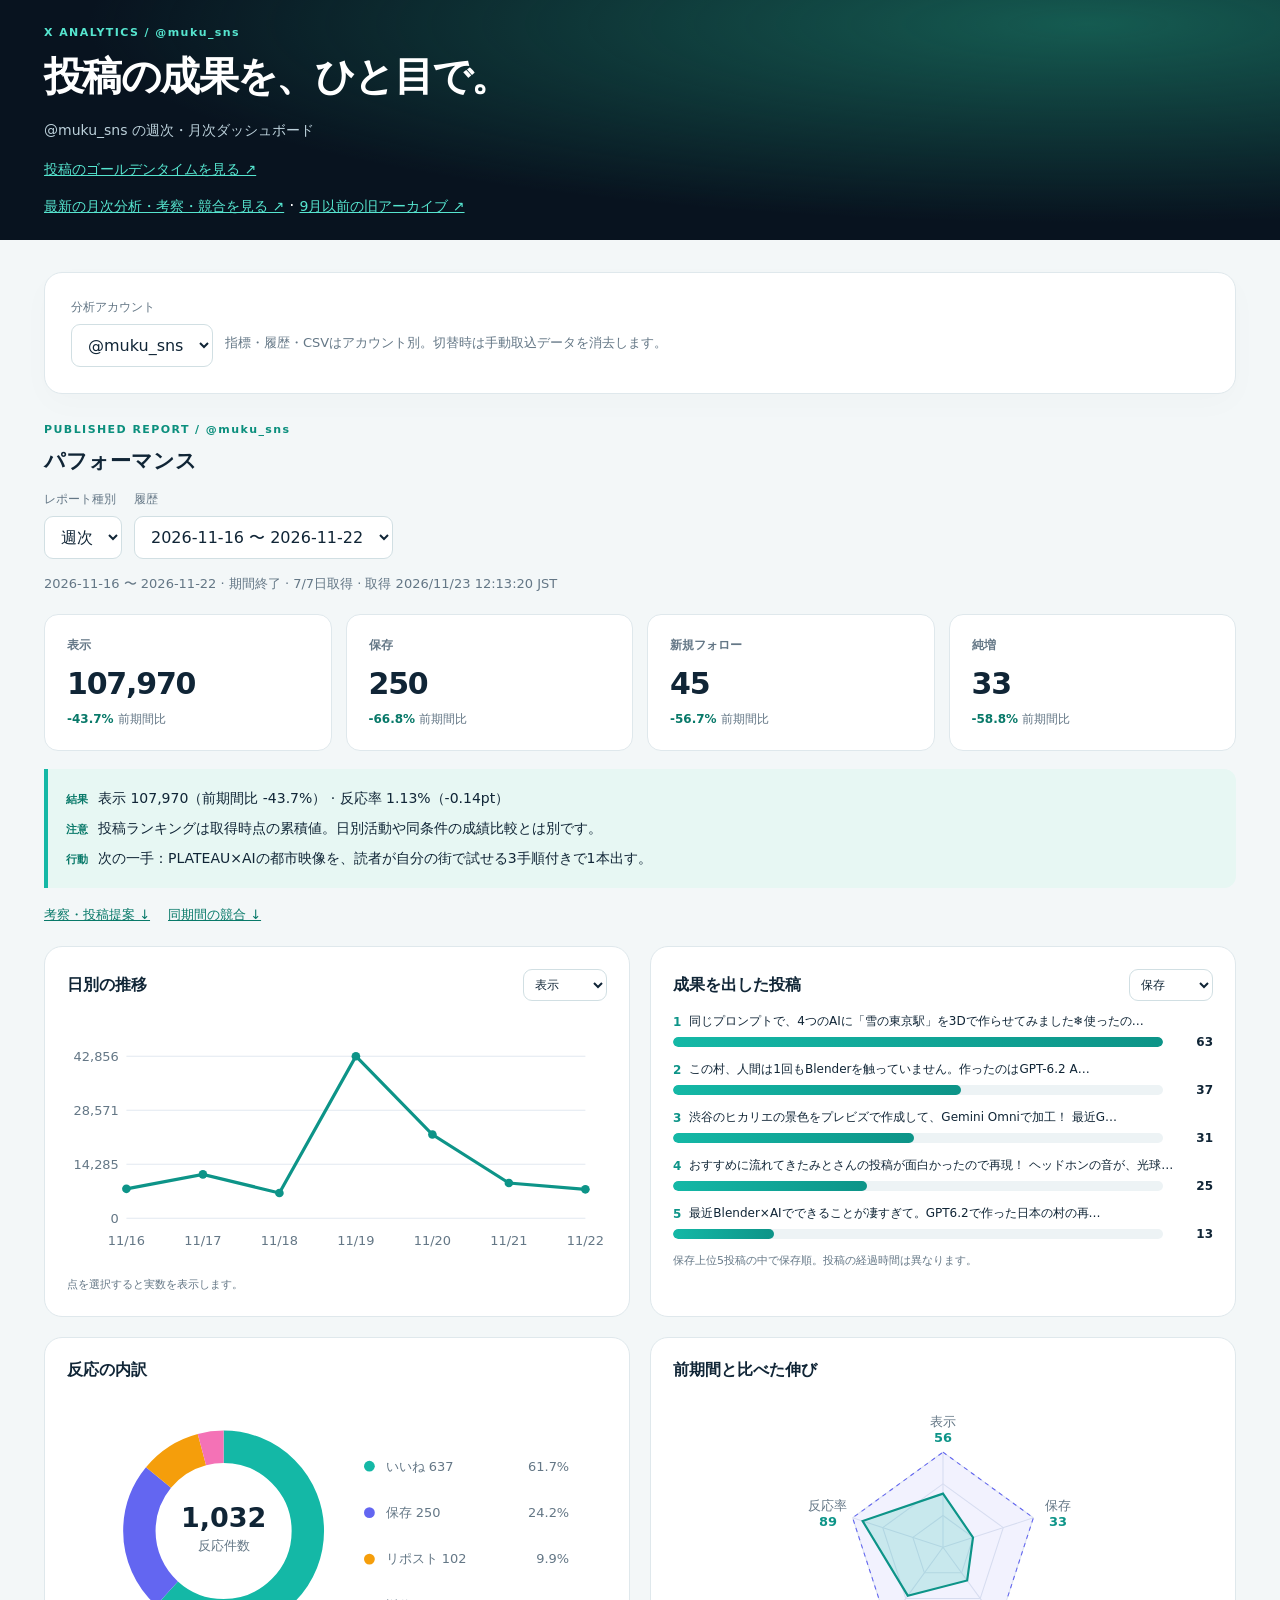
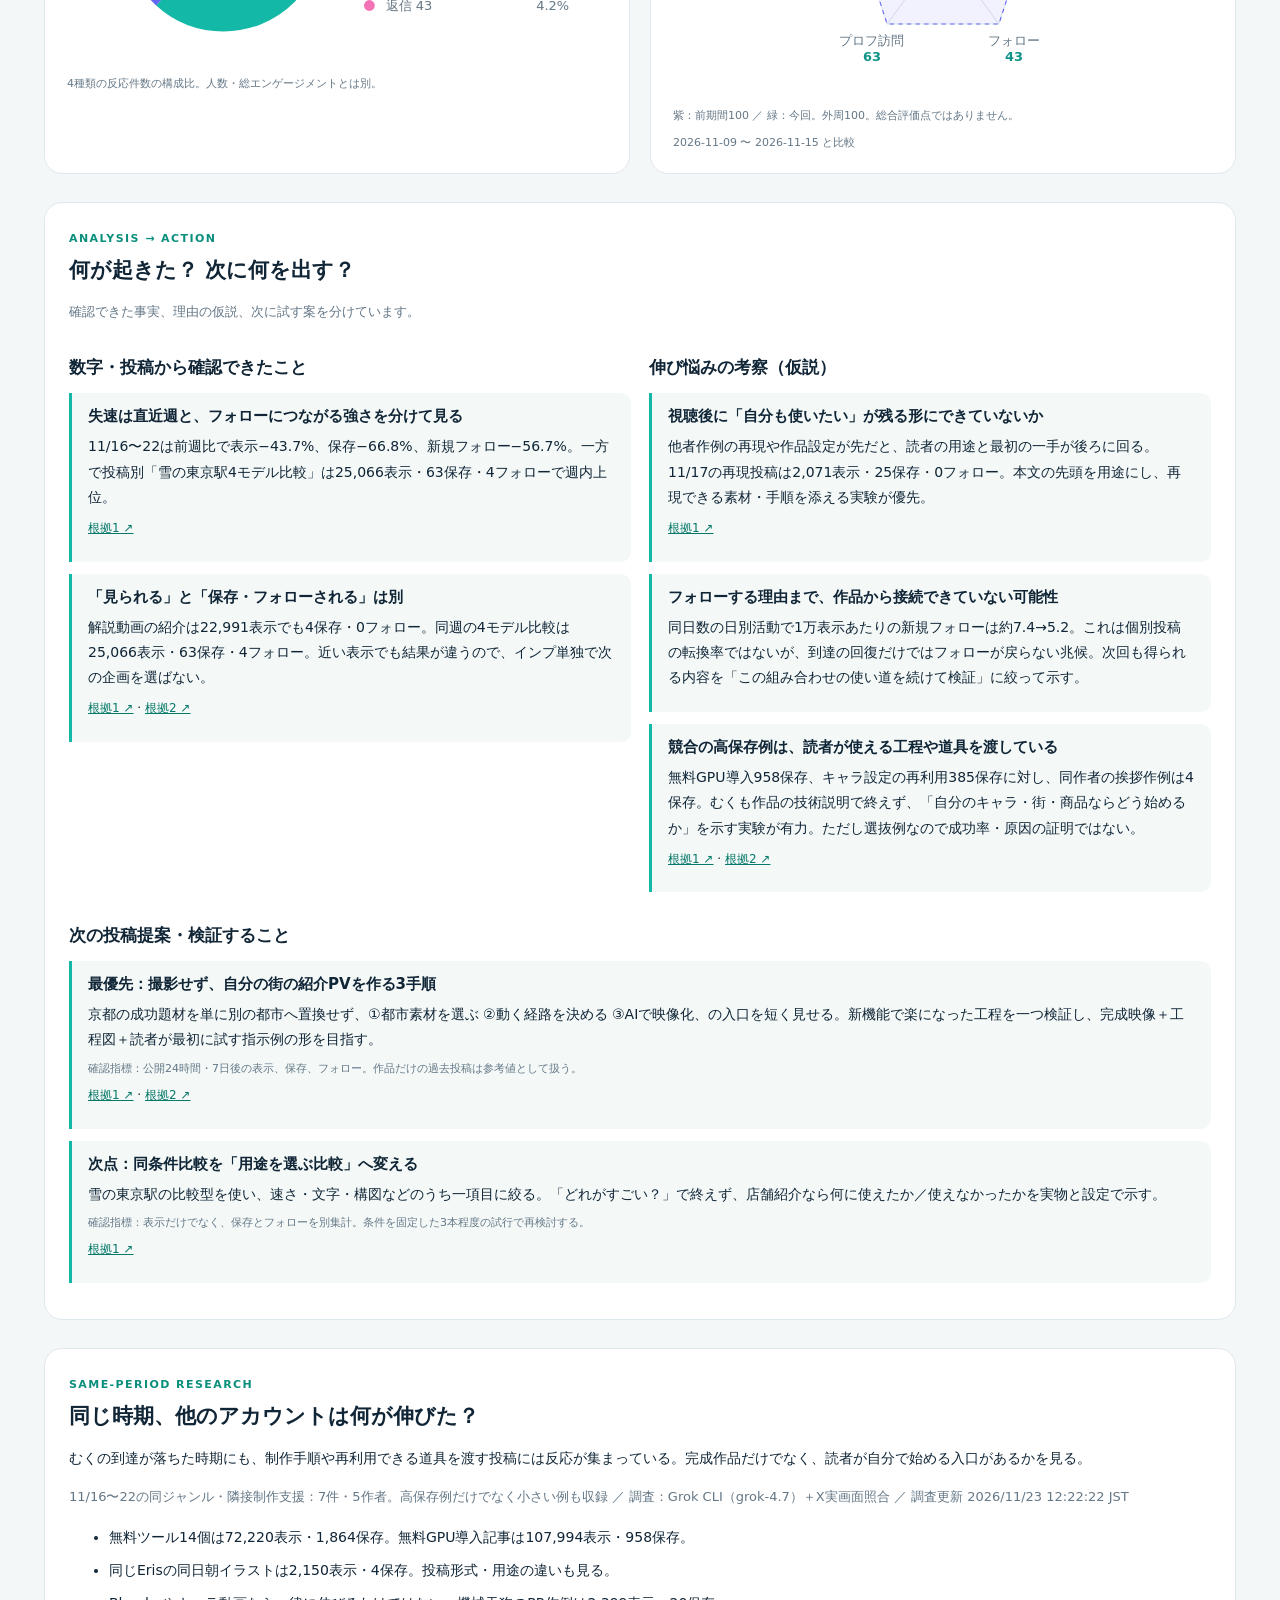
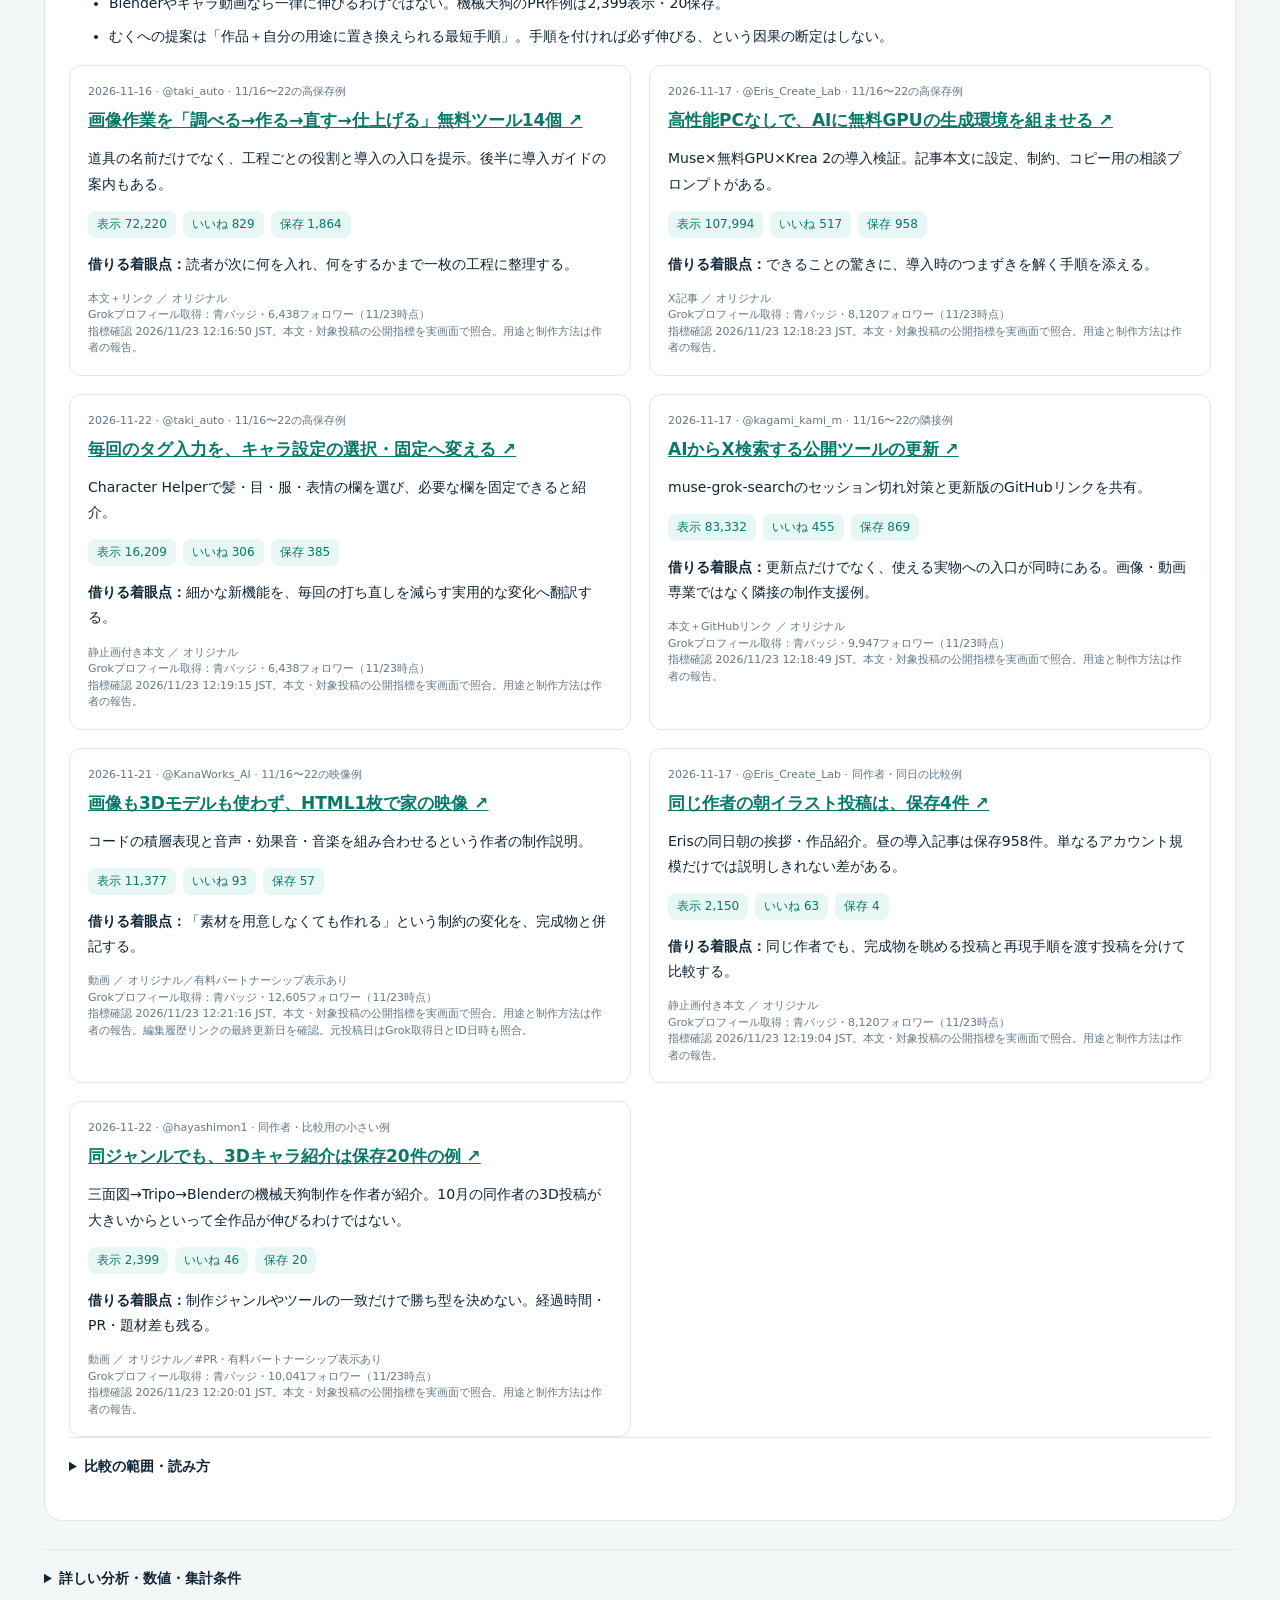
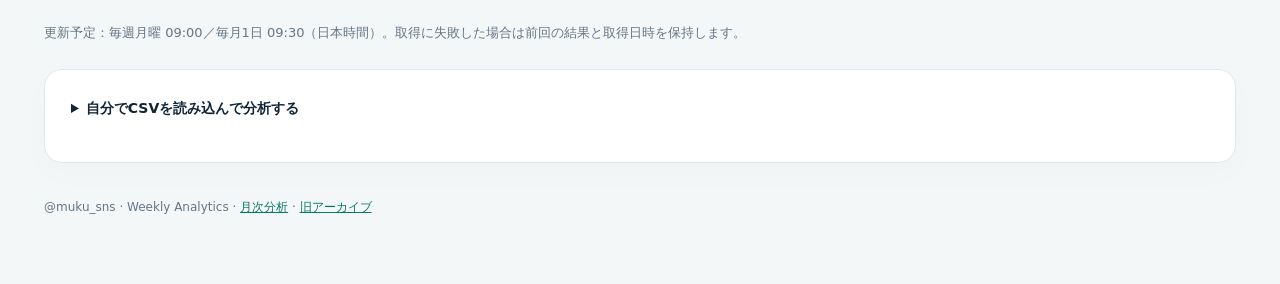
<file: index.html>
<!doctype html>
<html lang="ja">
<head>
  <meta charset="utf-8"><meta name="viewport" content="width=device-width,initial-scale=1">
  <meta name="theme-color" content="#08131f"><title>むく | X 週次・月次投稿分析</title>
      <link rel="stylesheet" href="weekly.css">
</head>
<body>
  <header><div class="shell"><div class="eyebrow">X ANALYTICS / <span data-account>@muku_sns</span></div><h1>投稿の成果を、ひと目で。</h1><p><span data-account>@muku_sns</span> の週次・月次ダッシュボード</p><p><a data-legacy href="timing.html">投稿のゴールデンタイムを見る ↗</a></p><a data-monthly href="?kind=monthly">最新の月次分析・考察・競合を見る ↗</a> · <a data-legacy href="archive.html">9月以前の旧アーカイブ ↗</a></div></header>
  <main class="shell">
    <section class="panel controls"><div><label for="accountSelect">分析アカウント</label><select id="accountSelect"><option value="muku_sns">@muku_sns</option><option value="mukuax">@mukuax</option></select></div><p class="muted">指標・履歴・CSVはアカウント別。切替時は手動取込データを消去します。</p></section>
    <section class="panel" id="publishedReport"><span class="eyebrow">PUBLISHED REPORT / <span data-account>@muku_sns</span></span><h2>パフォーマンス</h2><div class="controls"><div><label for="reportKind">レポート種別</label><select id="reportKind"><option value="weekly">週次</option><option value="monthly">月次</option></select></div><div><label for="reportHistory">履歴</label><select id="reportHistory"></select></div></div><p id="reportMeta" class="muted"></p><div id="publishedBody" aria-live="polite">読み込み中…</div><p class="muted">更新予定：毎週月曜 09:00／毎月1日 09:30（日本時間）。取得に失敗した場合は前回の結果と取得日時を保持します。</p></section>
    <details class="panel manual-tools"><summary>自分でCSVを読み込んで分析する</summary>
    <section class="panel import"><div><span class="eyebrow">01 / IMPORT</span><h2>クリエイターダッシュボードのCSV</h2><p>アカウント概要（日別）と投稿別CSVを読み込めます。前週比も見るなら、2週間以上のデータを用意してください。</p><p class="privacy">CSVはこのブラウザ内だけで処理。サーバー・外部AIには送信せず、再読み込みすると消えます。</p></div>
      <div class="upload"><label class="confirm"><input id="accountConfirm" type="checkbox"> <span data-account>@muku_sns</span> からダウンロードしたCSVです</label><label for="csvInput" class="file-label">CSVを選択（複数可）</label><input id="csvInput" type="file" accept=".csv,text/csv" multiple disabled><p class="muted">同じ日・投稿IDは後から読み込んだ値に更新します。</p></div>
    </section>
    <div id="status" role="status" aria-live="polite">CSV未取込。古い実績やサンプルを今週の数字として表示しません。</div>
    <section class="panel controls" aria-label="分析条件">
      <div><label for="start">集計開始日（7日間）</label><input id="start" type="date"></div>
      <div><label for="source">集計対象</label><select id="source"><option value="daily">アカウント概要 / 日別</option><option value="post">投稿別 / 投稿日で抽出</option></select></div>
      <button id="prev" type="button">← 前の週</button><button id="next" type="button">次の週 →</button><button id="export" type="button" disabled>週次レポート保存</button><button id="clear" type="button">データを消去</button>
    </section>
    <section aria-labelledby="period"><div class="section-head"><div><span class="eyebrow">02 / THIS WEEK</span><h2 id="period"></h2></div><span id="coverage" class="badge"></span></div><p id="context" class="muted"></p><div id="kpis" class="kpis"></div></section>
    <section class="panel"><span class="eyebrow">03 / NEXT ACTION</span><h2>数字から見る、次の一手</h2><div id="insights"></div></section>
    <section class="panel"><div class="section-head"><h2 id="tableTitle">日別の実績</h2><div><label for="sort">投稿ランキングの並び順</label><select id="sort"><option value="impressions">インプレッション</option><option value="bookmarks">ブックマーク</option><option value="follows">フォロー</option><option value="er">エンゲージメント率</option></select></div></div><div class="table-wrap"><table><thead id="thead"></thead><tbody id="tbody"></tbody></table></div><p id="tableNote" class="muted"></p></section>
    <details class="panel"><summary>指標・集計ルール</summary><ul><li>週の初期選択は、取込データの最新日が含まれる月曜〜日曜。開始日は任意に変更可能。</li><li>日付だけの行はCSVの集計日を維持。時刻つきの投稿はJSTに変換（タイムゾーンがなければUTCとして解釈）。</li><li>アカウント概要はその期間に発生した実績。投稿別はその期間に投稿されたポストのCSV記載値（累積の場合あり）。両者は合算しません。</li><li>前週比は直前7日間。日別は両週7日が揃い、対象期間が終了した場合だけ表示。投稿別の前週比は、エクスポート範囲・投稿の経過時間を検証できないため表示しません。</li><li>率は合計値から算出。未提供の列・空欄は「—」。ゼロと区別し、テーマや伸びた原因を数字だけで断定しません。</li><li>CSVにアカウント情報がない場合は自動判別できません。取込前にアカウントを確認してください。</li></ul></details>
    </details>
    <footer><span data-account>@muku_sns</span> · Weekly Analytics · <a data-monthly href="?kind=monthly">月次分析</a> · <a data-legacy href="archive.html">旧アーカイブ</a></footer>
  </main><script type="module" src="weekly.mjs"></script><script type="module" src="published.mjs"></script>
</body></html>
</file>
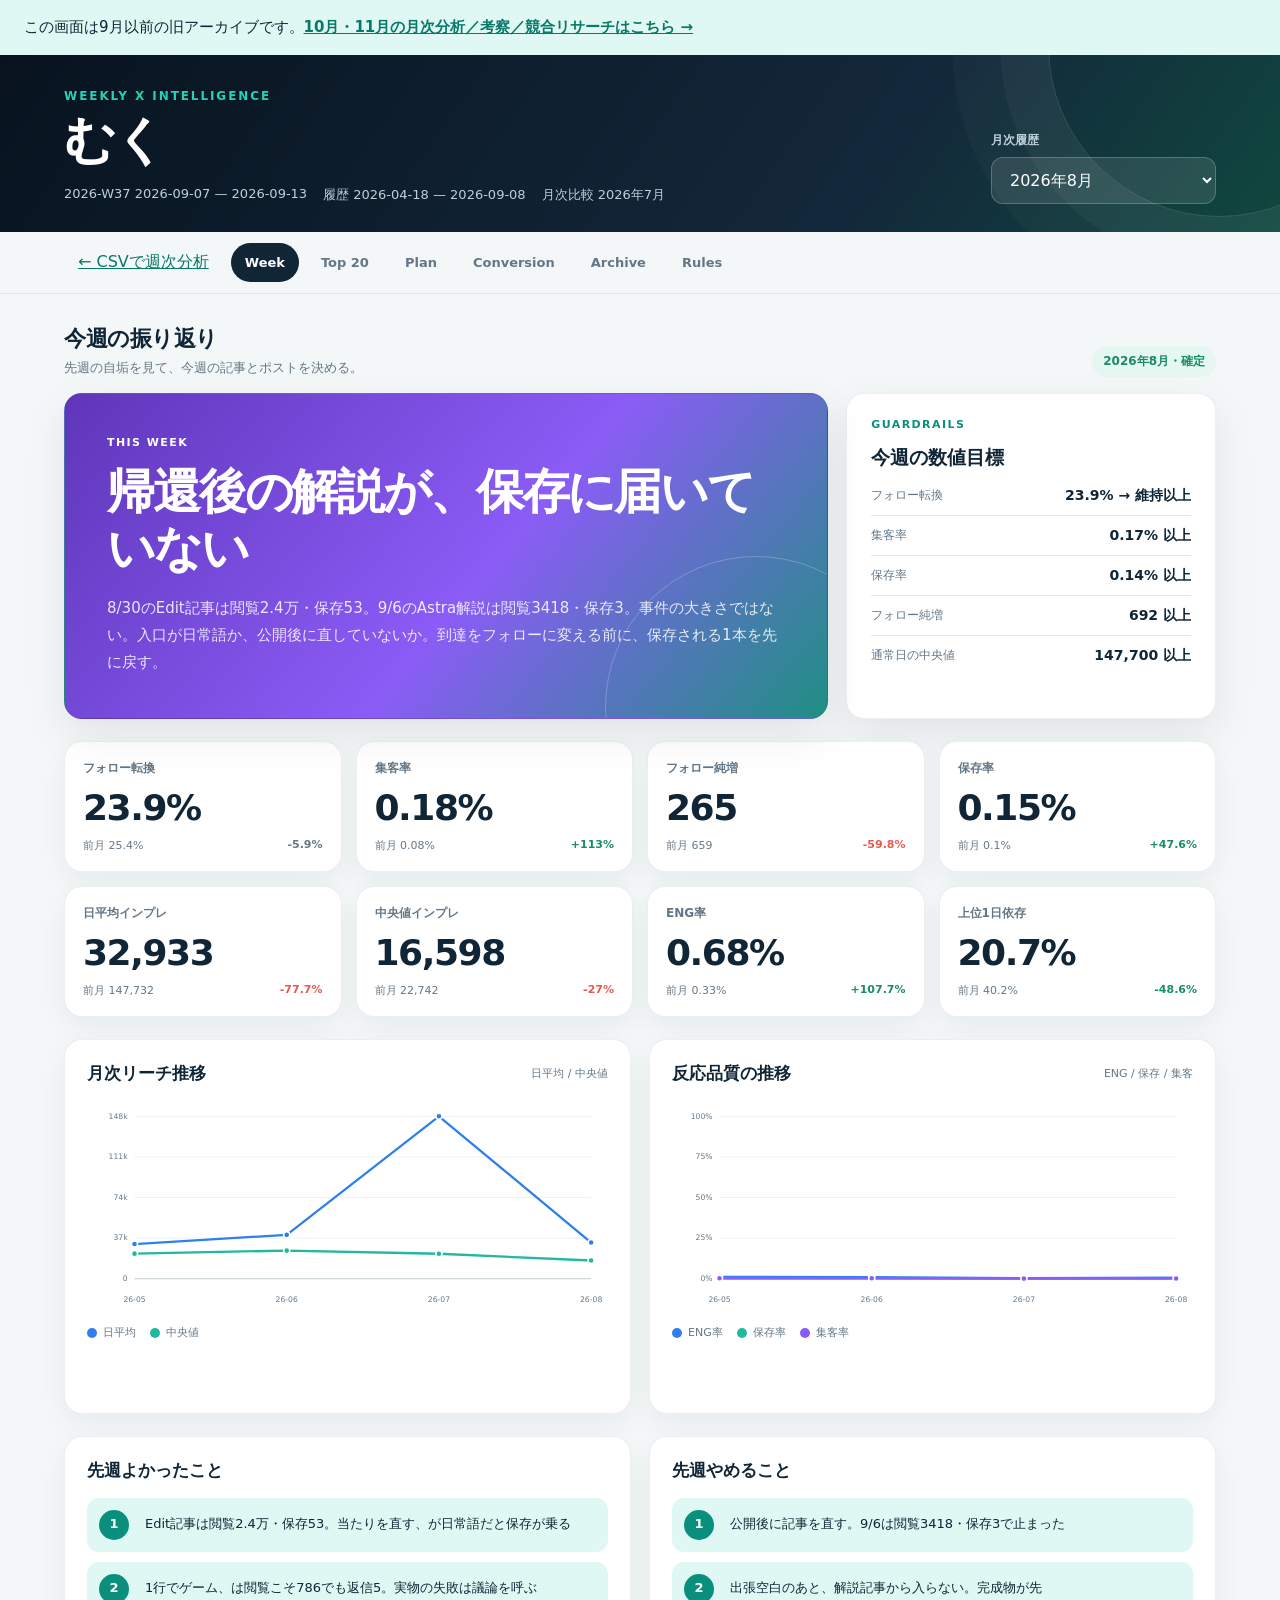
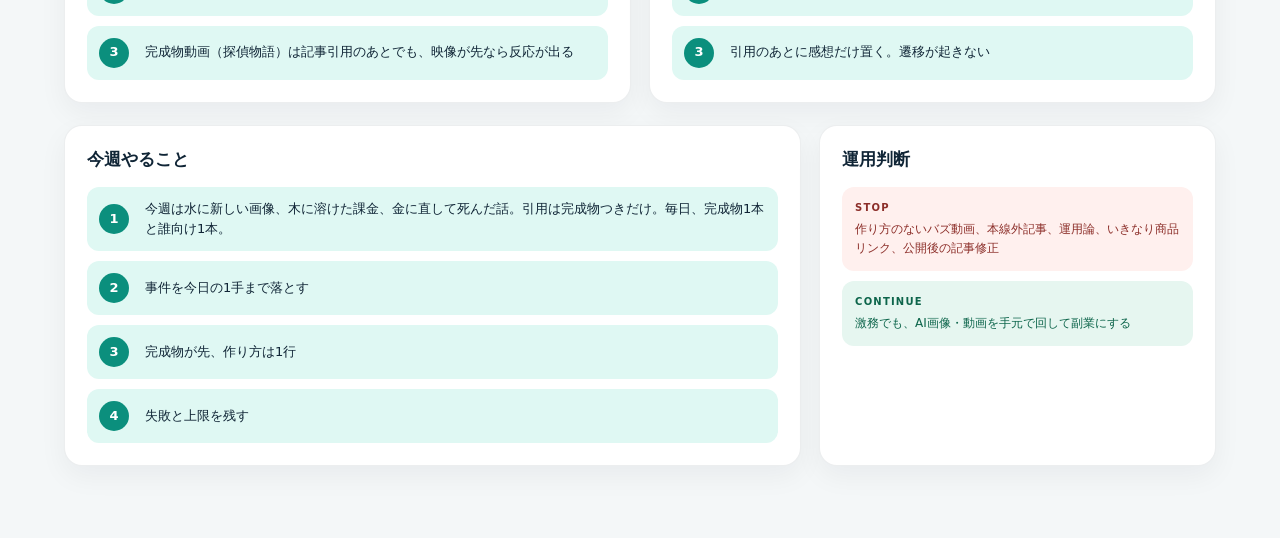
<file: archive.html>
<!doctype html>
<html lang="ja">
<head>
  <meta charset="utf-8">
  <meta name="viewport" content="width=device-width, initial-scale=1">
  <meta name="theme-color" content="#08131f">
  <title>むく | X Monthly Analytics</title>
  <style>
    :root {
      --ink: #102536;
      --muted: #647786;
      --line: #dfe8ec;
      --paper: #f4f7f8;
      --white: #ffffff;
      --navy: #08131f;
      --navy-2: #102536;
      --cyan: #22d3b6;
      --cyan-dark: #0b8f7d;
      --cyan-soft: #dff8f3;
      --purple: #8b5cf6;
      --purple-soft: #efe9ff;
      --blue: #2f80ed;
      --blue-soft: #e8f2ff;
      --red: #e9584f;
      --red-soft: #fff0ee;
      --orange: #ed8a28;
      --orange-soft: #fff4e8;
      --green: #168c68;
      --green-soft: #e6f6f0;
      --shadow: 0 16px 44px rgba(8, 19, 31, 0.08);
      --radius: 18px;
      color-scheme: light;
    }

    * { box-sizing: border-box; }
    html { scroll-behavior: smooth; }
    body {
      margin: 0;
      color: var(--ink);
      background:
        radial-gradient(circle at 90% -10%, rgba(34, 211, 182, 0.16), transparent 28rem),
        var(--paper);
      font-family: Inter, "Hiragino Sans", "Yu Gothic", "Noto Sans JP", system-ui, sans-serif;
      font-variant-numeric: tabular-nums;
    }
    button, select { font: inherit; }
    button { cursor: pointer; }

    .masthead {
      position: relative;
      overflow: hidden;
      padding: 34px clamp(22px, 5vw, 72px) 28px;
      color: var(--white);
      background: linear-gradient(125deg, var(--navy), #13283a 68%, #10483f);
    }
    .masthead::after {
      content: "";
      position: absolute;
      width: 340px;
      height: 340px;
      right: -110px;
      top: -180px;
      border: 1px solid rgba(255,255,255,.15);
      border-radius: 50%;
      box-shadow: 0 0 0 48px rgba(255,255,255,.035), 0 0 0 96px rgba(255,255,255,.025);
    }
    .masthead-grid {
      position: relative;
      z-index: 1;
      display: grid;
      grid-template-columns: minmax(0, 1fr) auto;
      gap: 28px;
      align-items: end;
      max-width: 1480px;
      margin: 0 auto;
    }
    .eyebrow {
      margin: 0 0 10px;
      color: var(--cyan);
      font-size: 12px;
      font-weight: 800;
      letter-spacing: .16em;
      text-transform: uppercase;
    }
    h1 {
      margin: 0;
      max-width: 900px;
      font-size: clamp(28px, 4vw, 52px);
      line-height: 1.08;
      letter-spacing: -.04em;
    }
    .header-meta {
      display: flex;
      gap: 16px;
      flex-wrap: wrap;
      margin-top: 18px;
      color: #bdd0da;
      font-size: 13px;
    }
    .month-control {
      display: grid;
      gap: 8px;
      min-width: 220px;
    }
    .month-control label {
      color: #bdd0da;
      font-size: 12px;
      font-weight: 700;
    }
    .month-control select {
      width: 100%;
      border: 1px solid rgba(255,255,255,.22);
      border-radius: 12px;
      padding: 12px 42px 12px 14px;
      color: var(--white);
      background: rgba(255,255,255,.1);
      outline: none;
    }
    .month-control select:focus { border-color: var(--cyan); box-shadow: 0 0 0 3px rgba(34,211,182,.2); }
    .month-control option { color: var(--ink); background: var(--white); }

    .nav-wrap {
      position: sticky;
      z-index: 10;
      top: 0;
      border-bottom: 1px solid var(--line);
      background: rgba(244,247,248,.92);
      backdrop-filter: blur(18px);
    }
    .nav {
      display: flex;
      gap: 8px;
      max-width: 1480px;
      margin: 0 auto;
      padding: 11px clamp(18px, 5vw, 72px);
      overflow-x: auto;
    }
    .nav button {
      flex: 0 0 auto;
      border: 0;
      border-radius: 999px;
      padding: 9px 14px;
      color: var(--muted);
      background: transparent;
      font-size: 13px;
      font-weight: 700;
    }
    .nav button.active { color: var(--white); background: var(--navy-2); }

    main {
      max-width: 1480px;
      margin: 0 auto;
      padding: 30px clamp(18px, 5vw, 72px) 72px;
    }
    .view[hidden] { display: none; }
    .section-heading {
      display: flex;
      justify-content: space-between;
      gap: 18px;
      align-items: end;
      margin-bottom: 16px;
    }
    .section-heading h2 { margin: 0; font-size: 22px; letter-spacing: -.02em; }
    .section-heading p { margin: 5px 0 0; color: var(--muted); font-size: 13px; }
    .badge {
      display: inline-flex;
      align-items: center;
      gap: 7px;
      border-radius: 999px;
      padding: 7px 11px;
      color: var(--green);
      background: var(--green-soft);
      font-size: 12px;
      font-weight: 800;
    }
    .badge.provisional { color: var(--orange); background: var(--orange-soft); }

    .hero {
      display: grid;
      grid-template-columns: minmax(0, 1.55fr) minmax(320px, .75fr);
      gap: 18px;
      margin-bottom: 22px;
    }
    .direction-card, .target-card, .panel, .kpi-card {
      border: 1px solid rgba(16,37,54,.08);
      border-radius: var(--radius);
      background: var(--white);
      box-shadow: var(--shadow);
    }
    .direction-card {
      position: relative;
      overflow: hidden;
      padding: clamp(24px, 4vw, 42px);
      color: var(--white);
      background: linear-gradient(130deg, #5f36ba, #8b5cf6 55%, #1f8f82);
    }
    .direction-card::before {
      content: "";
      position: absolute;
      inset: auto -80px -140px auto;
      width: 300px;
      height: 300px;
      border: 1px solid rgba(255,255,255,.22);
      border-radius: 50%;
    }
    .direction-card .label, .target-card .label {
      margin: 0 0 14px;
      font-size: 11px;
      font-weight: 900;
      letter-spacing: .13em;
      text-transform: uppercase;
    }
    .direction-card h2 {
      position: relative;
      margin: 0;
      max-width: 850px;
      font-size: clamp(26px, 3.8vw, 48px);
      line-height: 1.18;
      letter-spacing: -.045em;
    }
    .direction-card .reason {
      position: relative;
      max-width: 820px;
      margin: 18px 0 0;
      color: rgba(255,255,255,.86);
      font-size: 15px;
      line-height: 1.8;
    }
    .target-card { padding: 24px; }
    .target-card .label { color: var(--cyan-dark); }
    .target-card h3 { margin: 0 0 16px; font-size: 19px; }
    .target-list { display: grid; gap: 11px; }
    .target-item {
      display: flex;
      justify-content: space-between;
      gap: 18px;
      padding-bottom: 10px;
      border-bottom: 1px solid var(--line);
      color: var(--muted);
      font-size: 12px;
    }
    .target-item:last-child { border-bottom: 0; padding-bottom: 0; }
    .target-item strong { color: var(--ink); font-size: 14px; }

    .kpi-grid {
      display: grid;
      grid-template-columns: repeat(4, minmax(0, 1fr));
      gap: 14px;
      margin-bottom: 22px;
    }
    .kpi-card { padding: 18px; box-shadow: 0 10px 28px rgba(8,19,31,.05); }
    .kpi-card .kpi-label { color: var(--muted); font-size: 12px; font-weight: 700; }
    .kpi-card .kpi-value { margin-top: 10px; font-size: clamp(24px, 3vw, 36px); font-weight: 850; letter-spacing: -.04em; }
    .kpi-foot { display: flex; justify-content: space-between; gap: 10px; margin-top: 10px; color: var(--muted); font-size: 11px; }
    .delta { font-weight: 800; }
    .delta.good { color: var(--green); }
    .delta.bad { color: var(--red); }
    .delta.neutral { color: var(--muted); }

    .two-col { display: grid; grid-template-columns: repeat(2, minmax(0, 1fr)); gap: 18px; margin-bottom: 22px; }
    .panel { padding: 22px; box-shadow: 0 10px 28px rgba(8,19,31,.05); }
    .panel-header { display: flex; justify-content: space-between; gap: 16px; align-items: center; margin-bottom: 16px; }
    .panel h3 { margin: 0; font-size: 17px; }
    .panel-note { color: var(--muted); font-size: 11px; }
    .chart { min-height: 290px; }
    .chart svg { display: block; width: 100%; height: auto; overflow: visible; }
    .chart text { fill: var(--muted); font-size: 10px; }
    .chart .grid { stroke: #e8eef1; stroke-width: 1; }
    .chart .axis { stroke: #b8c7ce; stroke-width: 1; }
    .chart .series-line { fill: none; stroke-width: 3; stroke-linecap: round; stroke-linejoin: round; }
    .chart .point { stroke: var(--white); stroke-width: 2; }
    .legend { display: flex; flex-wrap: wrap; gap: 14px; margin-top: 10px; color: var(--muted); font-size: 11px; }
    .legend span { display: inline-flex; align-items: center; gap: 6px; }
    .legend i { width: 10px; height: 10px; border-radius: 50%; }

    .action-grid { display: grid; grid-template-columns: 1.3fr .7fr; gap: 18px; }
    .action-list { display: grid; gap: 10px; counter-reset: action; }
    .action-item {
      display: grid;
      grid-template-columns: 34px 1fr;
      gap: 12px;
      align-items: center;
      padding: 12px;
      border-radius: 12px;
      background: var(--cyan-soft);
      line-height: 1.55;
      font-size: 13px;
    }
    .action-item::before {
      counter-increment: action;
      content: counter(action);
      display: grid;
      place-items: center;
      width: 30px;
      height: 30px;
      border-radius: 50%;
      color: var(--white);
      background: var(--cyan-dark);
      font-weight: 850;
    }
    .stop-keep { display: grid; gap: 10px; }
    .mini-callout { padding: 13px; border-radius: 12px; font-size: 12px; line-height: 1.6; }
    .mini-callout strong { display: block; margin-bottom: 4px; font-size: 10px; letter-spacing: .12em; }
    .mini-callout.stop { color: #8c2e29; background: var(--red-soft); }
    .mini-callout.keep { color: #0d654b; background: var(--green-soft); }

    .table-wrap { overflow-x: auto; border: 1px solid var(--line); border-radius: 14px; }
    table { width: 100%; border-collapse: collapse; background: var(--white); font-size: 12px; }
    th, td { padding: 11px 12px; border-bottom: 1px solid var(--line); text-align: right; white-space: nowrap; }
    th { position: sticky; top: 0; z-index: 1; color: #dbe8ee; background: var(--navy-2); font-size: 10px; letter-spacing: .03em; }
    th:first-child, td:first-child { text-align: left; }
    tbody tr:last-child td { border-bottom: 0; }
    tbody tr:hover td { background: #f7fbfc; }
    .current-row td { background: var(--cyan-soft); font-weight: 750; }

    .weekday-layout { display: grid; grid-template-columns: minmax(320px, .8fr) minmax(0, 1.2fr); gap: 18px; }
    .bars { display: grid; gap: 12px; }
    .bar-row { display: grid; grid-template-columns: 42px 1fr 86px; gap: 10px; align-items: center; font-size: 12px; }
    .bar-track { height: 12px; overflow: hidden; border-radius: 999px; background: #edf2f4; }
    .bar-fill { height: 100%; border-radius: inherit; background: linear-gradient(90deg, var(--cyan-dark), var(--cyan)); }
    .bar-value { color: var(--muted); text-align: right; }

    .rank-grid { display: grid; grid-template-columns: repeat(2, minmax(0, 1fr)); gap: 18px; margin-bottom: 22px; }
    .rank-card { overflow: hidden; border: 1px solid var(--line); border-radius: var(--radius); background: var(--white); }
    .rank-title { padding: 14px 18px; color: var(--white); font-size: 13px; font-weight: 850; }
    .rank-title.best { background: var(--green); }
    .rank-title.worst { background: var(--red); }
    .rank-list { display: grid; }
    .rank-item { display: grid; grid-template-columns: 28px 90px 1fr auto; gap: 10px; align-items: center; padding: 12px 16px; border-bottom: 1px solid var(--line); font-size: 12px; }
    .rank-item:last-child { border-bottom: 0; }
    .rank-no { display: grid; place-items: center; width: 24px; height: 24px; border-radius: 50%; color: var(--muted); background: var(--paper); font-size: 10px; font-weight: 850; }
    .rank-date { color: var(--muted); }
    .rank-value { font-weight: 850; }

    .rules-grid { display: grid; grid-template-columns: repeat(2, minmax(0, 1fr)); gap: 14px; }
    .rule-card { padding: 18px; border: 1px solid var(--line); border-radius: 14px; background: var(--white); }
    .rule-card h3 { margin: 0 0 7px; font-size: 14px; }
    .rule-card code { color: var(--purple); background: var(--purple-soft); padding: 3px 6px; border-radius: 6px; font-family: inherit; font-size: 11px; }
    .rule-card p { margin: 9px 0 0; color: var(--muted); font-size: 12px; line-height: 1.65; }
    .toolbar { display: flex; gap: 8px; flex-wrap: wrap; }
    .ghost-button {
      border: 1px solid var(--line);
      border-radius: 10px;
      padding: 9px 12px;
      color: var(--ink);
      background: var(--white);
      font-size: 12px;
      font-weight: 750;
    }
    .ghost-button:hover { border-color: var(--cyan-dark); color: var(--cyan-dark); }
    .empty { padding: 30px; color: var(--muted); text-align: center; }

    .pattern-grid { display: grid; grid-template-columns: repeat(3, minmax(0, 1fr)); gap: 14px; margin-bottom: 22px; }
    .pattern-card { padding: 18px; border: 1px solid var(--line); border-radius: 14px; background: var(--white); }
    .pattern-card .label { margin: 0 0 8px; color: var(--cyan-dark); font-size: 11px; font-weight: 800; letter-spacing: .08em; }
    .pattern-card h3 { margin: 0 0 8px; font-size: 16px; }
    .pattern-card p { margin: 0; color: var(--muted); font-size: 12px; line-height: 1.65; }
    .plan-list { display: grid; gap: 10px; }
    .plan-item {
      display: grid;
      grid-template-columns: 76px minmax(0, 1fr) auto;
      gap: 14px;
      align-items: start;
      padding: 14px 16px;
      border: 1px solid var(--line);
      border-radius: 14px;
      background: var(--white);
    }
    .plan-item.swap { background: var(--orange-soft); border-color: #f0d2aa; }
    .plan-day { color: var(--muted); font-size: 12px; font-weight: 800; }
    .plan-item h3 { margin: 0 0 6px; font-size: 15px; }
    .plan-meta, .plan-core { margin: 0; color: var(--muted); font-size: 12px; line-height: 1.6; }
    .slot-pill {
      display: inline-block;
      padding: 4px 8px;
      border-radius: 999px;
      font-size: 10px;
      font-weight: 800;
      letter-spacing: .06em;
      white-space: nowrap;
    }
    .slot-pill.core { color: #0d654b; background: var(--green-soft); }
    .slot-pill.swap { color: #8a4b12; background: #ffe4c2; }

    @media (max-width: 1050px) {
      .hero, .weekday-layout, .action-grid { grid-template-columns: 1fr; }
      .kpi-grid { grid-template-columns: repeat(2, minmax(0, 1fr)); }
    }
    @media (max-width: 760px) {
      .masthead-grid, .two-col, .rank-grid, .rules-grid, .pattern-grid { grid-template-columns: 1fr; }
      .plan-item { grid-template-columns: 1fr; }
      .month-control { min-width: 0; }
      .kpi-grid { grid-template-columns: 1fr 1fr; }
      .direction-card h2 { font-size: 28px; }
      .chart { min-height: 230px; }
      .section-heading { align-items: start; flex-direction: column; }
    }
    @media (max-width: 520px) {
      .kpi-grid { grid-template-columns: 1fr; }
      .rank-item { grid-template-columns: 26px 1fr auto; }
      .rank-item .rank-weekday { display: none; }
    }
    @media print {
      .nav-wrap, .month-control, .toolbar { display: none !important; }
      body { background: var(--white); }
      .view[hidden] { display: block; }
      .view { break-after: page; }
      .panel, .kpi-card, .direction-card, .target-card { box-shadow: none; }
    }
  </style>
</head>
<body>
  <aside style="padding:18px 24px;background:#dff8f3;color:#102536;font-size:15px">この画面は9月以前の旧アーカイブです。<a href="index.html?kind=monthly" style="color:#087969;font-weight:700">10月・11月の月次分析／考察／競合リサーチはこちら →</a></aside>
  <header class="masthead">
    <div class="masthead-grid">
      <div>
        <p class="eyebrow">Weekly X Intelligence</p>
        <h1>むく</h1>
        <div class="header-meta">
          <span id="weekMeta"></span>
          <span id="dataRange"></span>
          <span id="comparisonMeta"></span>
        </div>
      </div>
      <div class="month-control">
        <label for="monthSelect">月次履歴</label>
        <select id="monthSelect" aria-label="月次履歴を選択"></select>
      </div>
    </div>
  </header>

  <div class="nav-wrap">
    <nav class="nav" aria-label="ダッシュボード表示">
      <a href="index.html" style="padding:9px 14px;color:#087969;white-space:nowrap">← CSVで週次分析</a>
      <button class="active" data-view="overview">Week</button>
      <button data-view="top20">Top 20</button>
      <button data-view="weekly">Plan</button>
      <button data-view="conversion">Conversion</button>
      <button data-view="trends">Archive</button>
      <button data-view="rules">Rules</button>
    </nav>
  </div>

  <main>
    <section class="view" id="view-overview">
      <div class="section-heading">
        <div><h2>今週の振り返り</h2><p>先週の自垢を見て、今週の記事とポストを決める。</p></div>
        <span class="badge" id="statusBadge"></span>
      </div>
      <div class="hero">
        <article class="direction-card">
          <p class="label">This week</p>
          <h2 id="direction"></h2>
          <p class="reason" id="directionReason"></p>
        </article>
        <article class="target-card">
          <p class="label">Guardrails</p>
          <h3>今週の数値目標</h3>
          <div class="target-list" id="targetList"></div>
        </article>
      </div>
      <div class="kpi-grid" id="kpiGrid"></div>
      <div class="two-col">
        <article class="panel">
          <div class="panel-header"><h3>月次リーチ推移</h3><span class="panel-note">日平均 / 中央値</span></div>
          <div class="chart" id="reachChart"></div>
        </article>
        <article class="panel">
          <div class="panel-header"><h3>反応品質の推移</h3><span class="panel-note">ENG / 保存 / 集客</span></div>
          <div class="chart" id="qualityChart"></div>
        </article>
      </div>
      <div class="two-col" id="reviewGrid" style="margin-bottom:22px">
        <article class="panel"><div class="panel-header"><h3>先週よかったこと</h3></div><div class="action-list" id="reviewKeep"></div></article>
        <article class="panel"><div class="panel-header"><h3>先週やめること</h3></div><div class="action-list" id="reviewStop"></div></article>
      </div>
      <div class="action-grid">
        <article class="panel"><div class="panel-header"><h3>今週やること</h3></div><div class="action-list" id="actionList"></div></article>
        <article class="panel"><div class="panel-header"><h3>運用判断</h3></div><div class="stop-keep" id="stopKeep"></div></article>
      </div>
    </section>

    <section class="view" id="view-top20" hidden>
      <div class="section-heading">
        <div><h2>今週伸びたAIポスト・記事 20選</h2><p>公開指標。自垢の軸に翻訳するか、捨てるかを先に決める。</p></div>
        <span class="badge" id="top20Badge"></span>
      </div>
      <article class="panel" style="margin-bottom:22px">
        <div class="panel-header"><h3>自垢の軸</h3><span class="panel-note" id="top20Axis"></span></div>
        <div class="target-list" id="top20Bounds"></div>
      </article>
      <article class="panel">
        <div class="panel-header"><h3>20選</h3><span class="panel-note">翻訳 / 捨てる / 様子見 / 自垢</span></div>
        <div class="table-wrap"><table id="top20Table"></table></div>
      </article>
    </section>

    <section class="view" id="view-market" hidden>
      <div class="section-heading">
        <div><h2>市場 vs 自垢の軸</h2><p>伸びているAI記事を、むくの軸に翻訳するか捨てるかを先に決める。</p></div>
        <span class="badge" id="axisBadge"></span>
      </div>
      <div class="hero">
        <article class="direction-card">
          <p class="label">Own axis</p>
          <h2 id="axisPromise"></h2>
          <p class="reason" id="axisReader"></p>
        </article>
        <article class="target-card">
          <p class="label">Do / Don't</p>
          <h3>軸の境界</h3>
          <div class="target-list" id="axisBounds"></div>
        </article>
      </div>
      <article class="panel">
        <div class="panel-header"><h3>直近の伸び記事</h3><span class="panel-note">翻訳 / 捨てる / 様子見</span></div>
        <div class="table-wrap"><table id="marketTable"></table></div>
      </article>
    </section>

    <section class="view" id="view-conversion" hidden>
      <div class="section-heading">
        <div><h2>フォロー転換</h2><p>閲覧の多さではなく、遷移と転換でテーマを残す。</p></div>
      </div>
      <div class="kpi-grid" id="conversionKpis"></div>
      <article class="panel" style="margin:22px 0">
        <div class="panel-header"><h3>テーマ別の転換</h3><span class="panel-note">投稿別CSV。日次概要ではテーマを断定しない</span></div>
        <div class="table-wrap"><table id="themeTable"></table></div>
      </article>
      <div class="two-col">
        <article class="panel">
          <div class="panel-header"><h3>転換が起きた投稿</h3></div>
          <div class="action-list" id="conversionWinners"></div>
        </article>
        <article class="panel">
          <div class="panel-header"><h3>やめること</h3></div>
          <div class="stop-keep" id="conversionStop"></div>
        </article>
      </div>
    </section>

    <section class="view" id="view-trends" hidden>
      <div class="section-heading"><div><h2>月次トレンド</h2><p>未完了月を含む全履歴です。確定分析は完全月を優先します。</p></div></div>
      <article class="panel" style="margin-bottom:22px"><div class="table-wrap"><table id="monthlyTable"></table></div></article>
      <div class="section-heading"><div><h2>曜日別</h2><p>選択月の日平均到達と品質率。</p></div></div>
      <div class="weekday-layout" style="margin-bottom:22px">
        <article class="panel"><div class="panel-header"><h3>日平均インプレッション</h3></div><div class="bars" id="weekdayBars"></div></article>
        <article class="panel"><div class="table-wrap"><table id="weekdayTable"></table></div></article>
      </div>
      <div class="section-heading">
        <div><h2>ベスト / ワースト日</h2><p>単日ランキングは仮説発見用です。テーマの勝因は Conversion を見る。</p></div>
        <div class="toolbar"><button class="ghost-button" id="downloadCsv">選択月CSVを保存</button><button class="ghost-button" onclick="window.print()">印刷</button></div>
      </div>
      <div class="rank-grid"><article class="rank-card"><div class="rank-title best">BEST DAYS</div><div class="rank-list" id="topDays"></div></article><article class="rank-card"><div class="rank-title worst">BOTTOM DAYS</div><div class="rank-list" id="bottomDays"></div></article></div>
      <article class="panel"><div class="panel-header"><h3>選択月の日別データ</h3></div><div class="table-wrap"><table id="dailyTable"></table></div></article>
    </section>

    <section class="view" id="view-weekly" hidden>
      <div class="section-heading">
        <div>
          <h2>今週の記事7本とポスト14本</h2>
          <p>記事は日常語の入口。ポストは完成物1本＋誰向け1本。</p>
        </div>
        <span class="badge" id="weeklyBadge"></span>
      </div>
      <div class="empty" id="weeklyEmpty">週次ブリーフがまだありません。</div>
      <div id="weeklyBody" hidden>
        <div class="hero">
          <article class="direction-card">
            <p class="label">This week</p>
            <h2 id="weeklyPolicy"></h2>
            <p class="reason" id="weeklySource"></p>
          </article>
          <article class="target-card">
            <p class="label">Winning patterns</p>
            <h3>記事に使う3枠</h3>
            <div class="target-list" id="weeklyPatterns"></div>
          </article>
        </div>
        <article class="panel" style="margin-bottom:22px">
          <div class="panel-header"><h3>直近記事の実績</h3><span class="panel-note">公開の閲覧・いいね・保存</span></div>
          <div class="table-wrap"><table id="weeklyArticleTable"></table></div>
        </article>
        <div class="pattern-grid" id="weeklyPatternCards"></div>
        <article class="panel">
          <div class="panel-header"><h3>今週の7本</h3><span class="panel-note" id="weeklyRange"></span></div>
          <div class="plan-list" id="weeklyPlan"></div>
        </article>
        <article class="panel" style="margin-top:22px">
          <div class="panel-header"><h3>毎日のポスト（14本）</h3><span class="panel-note">完成物と誰向け。ツール名は本文まで出さない</span></div>
          <div class="plan-list" id="weeklyPosts"></div>
        </article>
      </div>
    </section>

    <section class="view" id="view-rules" hidden>
      <div class="section-heading"><div><h2>指標と判定ルール</h2><p>同じデータから同じ結論を出すための固定仕様です。</p></div></div>
      <div class="rules-grid" id="rulesGrid"></div>
      <article class="panel" style="margin-top:18px">
        <div class="panel-header"><h3>データ上の限界</h3></div>
        <p style="margin:0;color:var(--muted);font-size:13px;line-height:1.8">日次CSVは到達と転換率の母数だけに使う。テーマ判定は投稿別CSVと公開記事、競合比較は Market と Conversion に埋め込んだデータだけを使う。数字のない勝ち筋は書かない。</p>
      </article>
    </section>
  </main>

  <script id="x-dashboard-data" type="application/json">{"version":2,"accountName":"むく","rows":[{"Date":"2026-04-18","インプレッション数":5507,"いいね":20,"エンゲージメント":36,"ブックマーク":1,"共有された回数":0,"新しいフォロー":0,"フォロー解除":1,"返信":0,"リポスト":5,"プロフィールへのアクセス数":10,"ポストを作成":1,"動画再生数":0,"メディアの再生数":0},{"Date":"2026-04-19","インプレッション数":3202,"いいね":13,"エンゲージメント":21,"ブックマーク":0,"共有された回数":0,"新しいフォロー":1,"フォロー解除":0,"返信":1,"リポスト":2,"プロフィールへのアクセス数":5,"ポストを作成":1,"動画再生数":0,"メディアの再生数":0},{"Date":"2026-04-20","インプレッション数":1627,"いいね":10,"エンゲージメント":21,"ブックマーク":2,"共有された回数":0,"新しいフォロー":1,"フォロー解除":0,"返信":1,"リポスト":2,"プロフィールへのアクセス数":6,"ポストを作成":1,"動画再生数":0,"メディアの再生数":0},{"Date":"2026-04-21","インプレッション数":1806,"いいね":17,"エンゲージメント":27,"ブックマーク":1,"共有された回数":0,"新しいフォロー":1,"フォロー解除":2,"返信":2,"リポスト":3,"プロフィールへのアクセス数":4,"ポストを作成":1,"動画再生数":0,"メディアの再生数":0},{"Date":"2026-04-22","インプレッション数":2513,"いいね":17,"エンゲージメント":37,"ブックマーク":6,"共有された回数":0,"新しいフォロー":1,"フォロー解除":1,"返信":4,"リポスト":7,"プロフィールへのアクセス数":3,"ポストを作成":0,"動画再生数":0,"メディアの再生数":0},{"Date":"2026-04-23","インプレッション数":2794,"いいね":15,"エンゲージメント":24,"ブックマーク":1,"共有された回数":0,"新しいフォロー":1,"フォロー解除":0,"返信":1,"リポスト":4,"プロフィールへのアクセス数":3,"ポストを作成":1,"動画再生数":0,"メディアの再生数":0},{"Date":"2026-04-24","インプレッション数":4299,"いいね":32,"エンゲージメント":59,"ブックマーク":13,"共有された回数":0,"新しいフォロー":0,"フォロー解除":0,"返信":0,"リポスト":7,"プロフィールへのアクセス数":7,"ポストを作成":1,"動画再生数":0,"メディアの再生数":0},{"Date":"2026-04-25","インプレッション数":5148,"いいね":40,"エンゲージメント":63,"ブックマーク":7,"共有された回数":0,"新しいフォロー":1,"フォロー解除":0,"返信":3,"リポスト":8,"プロフィールへのアクセス数":5,"ポストを作成":0,"動画再生数":0,"メディアの再生数":0},{"Date":"2026-04-26","インプレッション数":6522,"いいね":36,"エンゲージメント":67,"ブックマーク":8,"共有された回数":0,"新しいフォロー":1,"フォロー解除":0,"返信":1,"リポスト":12,"プロフィールへのアクセス数":10,"ポストを作成":1,"動画再生数":0,"メディアの再生数":0},{"Date":"2026-04-27","インプレッション数":5252,"いいね":32,"エンゲージメント":72,"ブックマーク":14,"共有された回数":0,"新しいフォロー":4,"フォロー解除":1,"返信":3,"リポスト":14,"プロフィールへのアクセス数":9,"ポストを作成":1,"動画再生数":0,"メディアの再生数":0},{"Date":"2026-04-28","インプレッション数":3843,"いいね":22,"エンゲージメント":51,"ブックマーク":3,"共有された回数":0,"新しいフォロー":1,"フォロー解除":2,"返信":3,"リポスト":8,"プロフィールへのアクセス数":15,"ポストを作成":0,"動画再生数":0,"メディアの再生数":0},{"Date":"2026-04-29","インプレッション数":6816,"いいね":48,"エンゲージメント":98,"ブックマーク":12,"共有された回数":0,"新しいフォロー":0,"フォロー解除":0,"返信":5,"リポスト":14,"プロフィールへのアクセス数":19,"ポストを作成":0,"動画再生数":0,"メディアの再生数":0},{"Date":"2026-04-30","インプレッション数":28702,"いいね":176,"エンゲージメント":463,"ブックマーク":153,"共有された回数":13,"新しいフォロー":31,"フォロー解除":0,"返信":4,"リポスト":27,"プロフィールへのアクセス数":90,"ポストを作成":3,"動画再生数":0,"メディアの再生数":0},{"Date":"2026-05-01","インプレッション数":24147,"いいね":95,"エンゲージメント":239,"ブックマーク":72,"共有された回数":8,"新しいフォロー":17,"フォロー解除":2,"返信":9,"リポスト":13,"プロフィールへのアクセス数":42,"ポストを作成":1,"動画再生数":0,"メディアの再生数":0},{"Date":"2026-05-02","インプレッション数":17141,"いいね":57,"エンゲージメント":167,"ブックマーク":17,"共有された回数":7,"新しいフォロー":3,"フォロー解除":1,"返信":3,"リポスト":31,"プロフィールへのアクセス数":52,"ポストを作成":0,"動画再生数":0,"メディアの再生数":0},{"Date":"2026-05-03","インプレッション数":77993,"いいね":439,"エンゲージメント":1444,"ブックマーク":591,"共有された回数":47,"新しいフォロー":111,"フォロー解除":2,"返信":10,"リポスト":48,"プロフィールへのアクセス数":309,"ポストを作成":1,"動画再生数":0,"メディアの再生数":0},{"Date":"2026-05-04","インプレッション数":30657,"いいね":160,"エンゲージメント":398,"ブックマーク":114,"共有された回数":12,"新しいフォロー":31,"フォロー解除":1,"返信":10,"リポスト":25,"プロフィールへのアクセス数":77,"ポストを作成":1,"動画再生数":0,"メディアの再生数":0},{"Date":"2026-05-05","インプレッション数":22838,"いいね":126,"エンゲージメント":329,"ブックマーク":90,"共有された回数":20,"新しいフォロー":26,"フォロー解除":2,"返信":8,"リポスト":36,"プロフィールへのアクセス数":49,"ポストを作成":1,"動画再生数":0,"メディアの再生数":0},{"Date":"2026-05-06","インプレッション数":81782,"いいね":355,"エンゲージメント":1033,"ブックマーク":354,"共有された回数":33,"新しいフォロー":63,"フォロー解除":4,"返信":24,"リポスト":53,"プロフィールへのアクセス数":214,"ポストを作成":3,"動画再生数":0,"メディアの再生数":0},{"Date":"2026-05-07","インプレッション数":79320,"いいね":189,"エンゲージメント":627,"ブックマーク":221,"共有された回数":23,"新しいフォロー":41,"フォロー解除":7,"返信":16,"リポスト":42,"プロフィールへのアクセス数":136,"ポストを作成":1,"動画再生数":0,"メディアの再生数":0},{"Date":"2026-05-08","インプレッション数":44771,"いいね":140,"エンゲージメント":386,"ブックマーク":89,"共有された回数":10,"新しいフォロー":18,"フォロー解除":1,"返信":20,"リポスト":26,"プロフィールへのアクセス数":101,"ポストを作成":0,"動画再生数":0,"メディアの再生数":0},{"Date":"2026-05-09","インプレッション数":80257,"いいね":347,"エンゲージメント":826,"ブックマーク":248,"共有された回数":20,"新しいフォロー":60,"フォロー解除":4,"返信":20,"リポスト":40,"プロフィールへのアクセス数":151,"ポストを作成":1,"動画再生数":0,"メディアの再生数":0},{"Date":"2026-05-10","インプレッション数":40134,"いいね":237,"エンゲージメント":542,"ブックマーク":119,"共有された回数":12,"新しいフォロー":28,"フォロー解除":7,"返信":16,"リポスト":45,"プロフィールへのアクセス数":113,"ポストを作成":2,"動画再生数":0,"メディアの再生数":0},{"Date":"2026-05-11","インプレッション数":20208,"いいね":147,"エンゲージメント":307,"ブックマーク":46,"共有された回数":2,"新しいフォロー":16,"フォロー解除":2,"返信":16,"リポスト":38,"プロフィールへのアクセス数":58,"ポストを作成":1,"動画再生数":0,"メディアの再生数":0},{"Date":"2026-05-12","インプレッション数":22772,"いいね":149,"エンゲージメント":312,"ブックマーク":44,"共有された回数":2,"新しいフォロー":11,"フォロー解除":4,"返信":26,"リポスト":35,"プロフィールへのアクセス数":56,"ポストを作成":1,"動画再生数":0,"メディアの再生数":0},{"Date":"2026-05-13","インプレッション数":25142,"いいね":145,"エンゲージメント":302,"ブックマーク":64,"共有された回数":9,"新しいフォロー":5,"フォロー解除":2,"返信":14,"リポスト":27,"プロフィールへのアクセス数":43,"ポストを作成":1,"動画再生数":0,"メディアの再生数":0},{"Date":"2026-05-14","インプレッション数":16675,"いいね":88,"エンゲージメント":181,"ブックマーク":30,"共有された回数":2,"新しいフォロー":7,"フォロー解除":1,"返信":16,"リポスト":21,"プロフィールへのアクセス数":24,"ポストを作成":0,"動画再生数":0,"メディアの再生数":0},{"Date":"2026-05-15","インプレッション数":44612,"いいね":150,"エンゲージメント":365,"ブックマーク":94,"共有された回数":12,"新しいフォロー":19,"フォロー解除":2,"返信":15,"リポスト":18,"プロフィールへのアクセス数":76,"ポストを作成":1,"動画再生数":0,"メディアの再生数":0},{"Date":"2026-05-16","インプレッション数":24266,"いいね":89,"エンゲージメント":214,"ブックマーク":36,"共有された回数":8,"新しいフォロー":8,"フォロー解除":5,"返信":9,"リポスト":30,"プロフィールへのアクセス数":42,"ポストを作成":0,"動画再生数":0,"メディアの再生数":0},{"Date":"2026-05-17","インプレッション数":12584,"いいね":95,"エンゲージメント":184,"ブックマーク":15,"共有された回数":0,"新しいフォロー":5,"フォロー解除":4,"返信":16,"リポスト":18,"プロフィールへのアクセス数":40,"ポストを作成":1,"動画再生数":0,"メディアの再生数":0},{"Date":"2026-05-18","インプレッション数":11848,"いいね":69,"エンゲージメント":153,"ブックマーク":20,"共有された回数":2,"新しいフォロー":6,"フォロー解除":3,"返信":11,"リポスト":18,"プロフィールへのアクセス数":33,"ポストを作成":1,"動画再生数":0,"メディアの再生数":0},{"Date":"2026-05-19","インプレッション数":12950,"いいね":91,"エンゲージメント":190,"ブックマーク":20,"共有された回数":2,"新しいフォロー":10,"フォロー解除":1,"返信":16,"リポスト":14,"プロフィールへのアクセス数":47,"ポストを作成":2,"動画再生数":0,"メディアの再生数":0},{"Date":"2026-05-20","インプレッション数":19694,"いいね":116,"エンゲージメント":235,"ブックマーク":35,"共有された回数":0,"新しいフォロー":15,"フォロー解除":1,"返信":13,"リポスト":23,"プロフィールへのアクセス数":48,"ポストを作成":0,"動画再生数":0,"メディアの再生数":0},{"Date":"2026-05-21","インプレッション数":16441,"いいね":81,"エンゲージメント":156,"ブックマーク":21,"共有された回数":3,"新しいフォロー":2,"フォロー解除":2,"返信":15,"リポスト":7,"プロフィールへのアクセス数":29,"ポストを作成":0,"動画再生数":0,"メディアの再生数":0},{"Date":"2026-05-22","インプレッション数":8172,"いいね":40,"エンゲージメント":102,"ブックマーク":5,"共有された回数":0,"新しいフォロー":1,"フォロー解除":2,"返信":14,"リポスト":7,"プロフィールへのアクセス数":36,"ポストを作成":1,"動画再生数":0,"メディアの再生数":0},{"Date":"2026-05-23","インプレッション数":7020,"いいね":30,"エンゲージメント":67,"ブックマーク":1,"共有された回数":1,"新しいフォロー":2,"フォロー解除":2,"返信":4,"リポスト":12,"プロフィールへのアクセス数":19,"ポストを作成":1,"動画再生数":0,"メディアの再生数":0},{"Date":"2026-05-24","インプレッション数":6021,"いいね":66,"エンゲージメント":121,"ブックマーク":5,"共有された回数":0,"新しいフォロー":2,"フォロー解除":4,"返信":14,"リポスト":16,"プロフィールへのアクセス数":20,"ポストを作成":2,"動画再生数":0,"メディアの再生数":0},{"Date":"2026-05-25","インプレッション数":19537,"いいね":66,"エンゲージメント":137,"ブックマーク":9,"共有された回数":0,"新しいフォロー":4,"フォロー解除":1,"返信":12,"リポスト":14,"プロフィールへのアクセス数":36,"ポストを作成":1,"動画再生数":0,"メディアの再生数":0},{"Date":"2026-05-26","インプレッション数":14956,"いいね":62,"エンゲージメント":135,"ブックマーク":13,"共有された回数":3,"新しいフォロー":1,"フォロー解除":2,"返信":12,"リポスト":16,"プロフィールへのアクセス数":29,"ポストを作成":0,"動画再生数":0,"メディアの再生数":0},{"Date":"2026-05-27","インプレッション数":20136,"いいね":114,"エンゲージメント":255,"ブックマーク":43,"共有された回数":4,"新しいフォロー":8,"フォロー解除":2,"返信":15,"リポスト":18,"プロフィールへのアクセス数":61,"ポストを作成":1,"動画再生数":0,"メディアの再生数":0},{"Date":"2026-05-28","インプレッション数":27216,"いいね":125,"エンゲージメント":337,"ブックマーク":100,"共有された回数":10,"新しいフォロー":25,"フォロー解除":4,"返信":11,"リポスト":21,"プロフィールへのアクセス数":70,"ポストを作成":1,"動画再生数":0,"メディアの再生数":0},{"Date":"2026-05-29","インプレッション数":26643,"いいね":125,"エンゲージメント":292,"ブックマーク":84,"共有された回数":18,"新しいフォロー":12,"フォロー解除":4,"返信":12,"リポスト":17,"プロフィールへのアクセス数":36,"ポストを作成":0,"動画再生数":0,"メディアの再生数":0},{"Date":"2026-05-30","インプレッション数":66526,"いいね":209,"エンゲージメント":558,"ブックマーク":143,"共有された回数":4,"新しいフォロー":30,"フォロー解除":4,"返信":18,"リポスト":40,"プロフィールへのアクセス数":144,"ポストを作成":1,"動画再生数":0,"メディアの再生数":0},{"Date":"2026-05-31","インプレッション数":55821,"いいね":289,"エンゲージメント":737,"ブックマーク":167,"共有された回数":10,"新しいフォロー":42,"フォロー解除":2,"返信":21,"リポスト":64,"プロフィールへのアクセス数":186,"ポストを作成":2,"動画再生数":0,"メディアの再生数":0},{"Date":"2026-06-01","インプレッション数":35017,"いいね":88,"エンゲージメント":241,"ブックマーク":37,"共有された回数":10,"新しいフォロー":20,"フォロー解除":4,"返信":10,"リポスト":19,"プロフィールへのアクセス数":77,"ポストを作成":0,"動画再生数":0,"メディアの再生数":0},{"Date":"2026-06-02","インプレッション数":20332,"いいね":83,"エンゲージメント":181,"ブックマーク":17,"共有された回数":0,"新しいフォロー":4,"フォロー解除":2,"返信":10,"リポスト":29,"プロフィールへのアクセス数":42,"ポストを作成":1,"動画再生数":0,"メディアの再生数":0},{"Date":"2026-06-03","インプレッション数":16624,"いいね":42,"エンゲージメント":93,"ブックマーク":15,"共有された回数":1,"新しいフォロー":5,"フォロー解除":2,"返信":7,"リポスト":7,"プロフィールへのアクセス数":21,"ポストを作成":1,"動画再生数":0,"メディアの再生数":0},{"Date":"2026-06-04","インプレッション数":129230,"いいね":331,"エンゲージメント":1202,"ブックマーク":372,"共有された回数":39,"新しいフォロー":105,"フォロー解除":3,"返信":19,"リポスト":26,"プロフィールへのアクセス数":415,"ポストを作成":1,"動画再生数":0,"メディアの再生数":0},{"Date":"2026-06-05","インプレッション数":45830,"いいね":185,"エンゲージメント":514,"ブックマーク":168,"共有された回数":18,"新しいフォロー":35,"フォロー解除":3,"返信":15,"リポスト":17,"プロフィールへのアクセス数":111,"ポストを作成":0,"動画再生数":0,"メディアの再生数":0},{"Date":"2026-06-06","インプレッション数":164732,"いいね":515,"エンゲージメント":1874,"ブックマーク":540,"共有された回数":35,"新しいフォロー":73,"フォロー解除":7,"返信":29,"リポスト":67,"プロフィールへのアクセス数":688,"ポストを作成":1,"動画再生数":0,"メディアの再生数":0},{"Date":"2026-06-07","インプレッション数":38343,"いいね":149,"エンゲージメント":354,"ブックマーク":57,"共有された回数":13,"新しいフォロー":38,"フォロー解除":4,"返信":22,"リポスト":22,"プロフィールへのアクセス数":91,"ポストを作成":1,"動画再生数":0,"メディアの再生数":0},{"Date":"2026-06-08","インプレッション数":87365,"いいね":435,"エンゲージメント":1575,"ブックマーク":687,"共有された回数":55,"新しいフォロー":136,"フォロー解除":4,"返信":15,"リポスト":39,"プロフィールへのアクセス数":344,"ポストを作成":1,"動画再生数":0,"メディアの再生数":0},{"Date":"2026-06-09","インプレッション数":30053,"いいね":128,"エンゲージメント":340,"ブックマーク":65,"共有された回数":10,"新しいフォロー":22,"フォロー解除":12,"返信":21,"リポスト":18,"プロフィールへのアクセス数":98,"ポストを作成":2,"動画再生数":0,"メディアの再生数":0},{"Date":"2026-06-10","インプレッション数":31236,"いいね":83,"エンゲージメント":221,"ブックマーク":38,"共有された回数":5,"新しいフォロー":16,"フォロー解除":3,"返信":15,"リポスト":17,"プロフィールへのアクセス数":63,"ポストを作成":0,"動画再生数":0,"メディアの再生数":0},{"Date":"2026-06-11","インプレッション数":26489,"いいね":74,"エンゲージメント":190,"ブックマーク":45,"共有された回数":16,"新しいフォロー":23,"フォロー解除":2,"返信":3,"リポスト":11,"プロフィールへのアクセス数":41,"ポストを作成":0,"動画再生数":0,"メディアの再生数":0},{"Date":"2026-06-12","インプレッション数":37269,"いいね":135,"エンゲージメント":335,"ブックマーク":80,"共有された回数":10,"新しいフォロー":16,"フォロー解除":1,"返信":13,"リポスト":33,"プロフィールへのアクセス数":64,"ポストを作成":2,"動画再生数":0,"メディアの再生数":0},{"Date":"2026-06-13","インプレッション数":20610,"いいね":68,"エンゲージメント":176,"ブックマーク":34,"共有された回数":4,"新しいフォロー":6,"フォロー解除":2,"返信":11,"リポスト":14,"プロフィールへのアクセス数":45,"ポストを作成":1,"動画再生数":0,"メディアの再生数":0},{"Date":"2026-06-14","インプレッション数":38865,"いいね":165,"エンゲージメント":355,"ブックマーク":64,"共有された回数":7,"新しいフォロー":12,"フォロー解除":3,"返信":19,"リポスト":23,"プロフィールへのアクセス数":77,"ポストを作成":1,"動画再生数":0,"メディアの再生数":0},{"Date":"2026-06-15","インプレッション数":21591,"いいね":119,"エンゲージメント":279,"ブックマーク":58,"共有された回数":8,"新しいフォロー":10,"フォロー解除":4,"返信":18,"リポスト":21,"プロフィールへのアクセス数":55,"ポストを作成":2,"動画再生数":0,"メディアの再生数":0},{"Date":"2026-06-16","インプレッション数":52177,"いいね":174,"エンゲージメント":546,"ブックマーク":214,"共有された回数":24,"新しいフォロー":45,"フォロー解除":2,"返信":13,"リポスト":19,"プロフィールへのアクセス数":102,"ポストを作成":1,"動画再生数":0,"メディアの再生数":0},{"Date":"2026-06-17","インプレッション数":24705,"いいね":112,"エンゲージメント":263,"ブックマーク":61,"共有された回数":7,"新しいフォロー":7,"フォロー解除":0,"返信":13,"リポスト":20,"プロフィールへのアクセス数":50,"ポストを作成":1,"動画再生数":0,"メディアの再生数":0},{"Date":"2026-06-18","インプレッション数":44245,"いいね":111,"エンゲージメント":330,"ブックマーク":109,"共有された回数":9,"新しいフォロー":11,"フォロー解除":5,"返信":12,"リポスト":17,"プロフィールへのアクセス数":72,"ポストを作成":0,"動画再生数":0,"メディアの再生数":0},{"Date":"2026-06-19","インプレッション数":17226,"いいね":61,"エンゲージメント":133,"ブックマーク":25,"共有された回数":2,"新しいフォロー":6,"フォロー解除":2,"返信":13,"リポスト":14,"プロフィールへのアクセス数":18,"ポストを作成":0,"動画再生数":0,"メディアの再生数":0},{"Date":"2026-06-20","インプレッション数":17702,"いいね":140,"エンゲージメント":269,"ブックマーク":35,"共有された回数":5,"新しいフォロー":10,"フォロー解除":2,"返信":23,"リポスト":30,"プロフィールへのアクセス数":36,"ポストを作成":1,"動画再生数":0,"メディアの再生数":0},{"Date":"2026-06-21","インプレッション数":28197,"いいね":104,"エンゲージメント":247,"ブックマーク":41,"共有された回数":4,"新しいフォロー":5,"フォロー解除":12,"返信":14,"リポスト":30,"プロフィールへのアクセス数":54,"ポストを作成":0,"動画再生数":0,"メディアの再生数":0},{"Date":"2026-06-22","インプレッション数":13565,"いいね":51,"エンゲージメント":104,"ブックマーク":17,"共有された回数":1,"新しいフォロー":7,"フォロー解除":4,"返信":3,"リポスト":8,"プロフィールへのアクセス数":24,"ポストを作成":1,"動画再生数":0,"メディアの再生数":0},{"Date":"2026-06-23","インプレッション数":16627,"いいね":76,"エンゲージメント":175,"ブックマーク":34,"共有された回数":2,"新しいフォロー":8,"フォロー解除":1,"返信":19,"リポスト":18,"プロフィールへのアクセス数":26,"ポストを作成":1,"動画再生数":0,"メディアの再生数":0},{"Date":"2026-06-24","インプレッション数":18473,"いいね":95,"エンゲージメント":211,"ブックマーク":39,"共有された回数":4,"新しいフォロー":18,"フォロー解除":3,"返信":12,"リポスト":15,"プロフィールへのアクセス数":46,"ポストを作成":1,"動画再生数":0,"メディアの再生数":0},{"Date":"2026-06-25","インプレッション数":127592,"いいね":324,"エンゲージメント":868,"ブックマーク":305,"共有された回数":27,"新しいフォロー":50,"フォロー解除":1,"返信":23,"リポスト":38,"プロフィールへのアクセス数":151,"ポストを作成":1,"動画再生数":0,"メディアの再生数":0},{"Date":"2026-06-26","インプレッション数":21677,"いいね":79,"エンゲージメント":191,"ブックマーク":31,"共有された回数":3,"新しいフォロー":9,"フォロー解除":1,"返信":24,"リポスト":16,"プロフィールへのアクセス数":38,"ポストを作成":1,"動画再生数":0,"メディアの再生数":0},{"Date":"2026-06-27","インプレッション数":11140,"いいね":81,"エンゲージメント":164,"ブックマーク":10,"共有された回数":3,"新しいフォロー":3,"フォロー解除":3,"返信":16,"リポスト":21,"プロフィールへのアクセス数":33,"ポストを作成":1,"動画再生数":0,"メディアの再生数":0},{"Date":"2026-06-28","インプレッション数":19939,"いいね":118,"エンゲージメント":253,"ブックマーク":29,"共有された回数":3,"新しいフォロー":10,"フォロー解除":1,"返信":29,"リポスト":32,"プロフィールへのアクセス数":42,"ポストを作成":1,"動画再生数":0,"メディアの再生数":0},{"Date":"2026-06-29","インプレッション数":19560,"いいね":94,"エンゲージメント":189,"ブックマーク":13,"共有された回数":2,"新しいフォロー":3,"フォロー解除":1,"返信":16,"リポスト":28,"プロフィールへのアクセス数":36,"ポストを作成":1,"動画再生数":0,"メディアの再生数":0},{"Date":"2026-06-30","インプレッション数":20690,"いいね":89,"エンゲージメント":202,"ブックマーク":28,"共有された回数":2,"新しいフォロー":10,"フォロー解除":2,"返信":10,"リポスト":20,"プロフィールへのアクセス数":53,"ポストを作成":1,"動画再生数":0,"メディアの再生数":0},{"Date":"2026-07-01","インプレッション数":11399,"いいね":71,"エンゲージメント":146,"ブックマーク":7,"共有された回数":0,"新しいフォロー":9,"フォロー解除":8,"返信":16,"リポスト":14,"プロフィールへのアクセス数":38,"ポストを作成":2,"動画再生数":0,"メディアの再生数":0},{"Date":"2026-07-02","インプレッション数":8053,"いいね":49,"エンゲージメント":86,"ブックマーク":1,"共有された回数":0,"新しいフォロー":5,"フォロー解除":4,"返信":12,"リポスト":6,"プロフィールへのアクセス数":18,"ポストを作成":1,"動画再生数":0,"メディアの再生数":0},{"Date":"2026-07-03","インプレッション数":11527,"いいね":64,"エンゲージメント":128,"ブックマーク":11,"共有された回数":1,"新しいフォロー":4,"フォロー解除":5,"返信":9,"リポスト":16,"プロフィールへのアクセス数":27,"ポストを作成":0,"動画再生数":0,"メディアの再生数":0},{"Date":"2026-07-04","インプレッション数":5702,"いいね":30,"エンゲージメント":61,"ブックマーク":4,"共有された回数":1,"新しいフォロー":1,"フォロー解除":6,"返信":4,"リポスト":9,"プロフィールへのアクセス数":13,"ポストを作成":0,"動画再生数":0,"メディアの再生数":0},{"Date":"2026-07-05","インプレッション数":7519,"いいね":51,"エンゲージメント":107,"ブックマーク":6,"共有された回数":0,"新しいフォロー":3,"フォロー解除":2,"返信":14,"リポスト":12,"プロフィールへのアクセス数":24,"ポストを作成":2,"動画再生数":0,"メディアの再生数":0},{"Date":"2026-07-06","インプレッション数":57201,"いいね":121,"エンゲージメント":337,"ブックマーク":132,"共有された回数":5,"新しいフォロー":13,"フォロー解除":6,"返信":16,"リポスト":16,"プロフィールへのアクセス数":47,"ポストを作成":0,"動画再生数":0,"メディアの再生数":0},{"Date":"2026-07-07","インプレッション数":119120,"いいね":217,"エンゲージメント":581,"ブックマーク":200,"共有された回数":12,"新しいフォロー":19,"フォロー解除":3,"返信":22,"リポスト":24,"プロフィールへのアクセス数":106,"ポストを作成":1,"動画再生数":0,"メディアの再生数":0},{"Date":"2026-07-08","インプレッション数":18575,"いいね":78,"エンゲージメント":176,"ブックマーク":31,"共有された回数":5,"新しいフォロー":6,"フォロー解除":0,"返信":7,"リポスト":15,"プロフィールへのアクセス数":40,"ポストを作成":0,"動画再生数":0,"メディアの再生数":0},{"Date":"2026-07-09","インプレッション数":15135,"いいね":65,"エンゲージメント":146,"ブックマーク":30,"共有された回数":0,"新しいフォロー":5,"フォロー解除":2,"返信":17,"リポスト":10,"プロフィールへのアクセス数":24,"ポストを作成":1,"動画再生数":0,"メディアの再生数":0},{"Date":"2026-07-10","インプレッション数":250062,"いいね":505,"エンゲージメント":1427,"ブックマーク":644,"共有された回数":42,"新しいフォロー":88,"フォロー解除":4,"返信":12,"リポスト":60,"プロフィールへのアクセス数":164,"ポストを作成":0,"動画再生数":0,"メディアの再生数":0},{"Date":"2026-07-11","インプレッション数":362823,"いいね":679,"エンゲージメント":1993,"ブックマーク":872,"共有された回数":83,"新しいフォロー":122,"フォロー解除":6,"返信":39,"リポスト":67,"プロフィールへのアクセス数":253,"ポストを作成":1,"動画再生数":0,"メディアの再生数":0},{"Date":"2026-07-12","インプレッション数":187356,"いいね":778,"エンゲージメント":1882,"ブックマーク":627,"共有された回数":31,"新しいフォロー":82,"フォロー解除":5,"返信":37,"リポスト":94,"プロフィールへのアクセス数":315,"ポストを作成":1,"動画再生数":0,"メディアの再生数":0},{"Date":"2026-07-13","インプレッション数":91082,"いいね":240,"エンゲージメント":592,"ブックマーク":185,"共有された回数":18,"新しいフォロー":32,"フォロー解除":2,"返信":27,"リポスト":34,"プロフィールへのアクセス数":88,"ポストを作成":0,"動画再生数":0,"メディアの再生数":0},{"Date":"2026-07-14","インプレッション数":20250,"いいね":74,"エンゲージメント":177,"ブックマーク":28,"共有された回数":0,"新しいフォロー":13,"フォロー解除":0,"返信":15,"リポスト":19,"プロフィールへのアクセス数":41,"ポストを作成":2,"動画再生数":0,"メディアの再生数":0},{"Date":"2026-07-15","インプレッション数":16907,"いいね":86,"エンゲージメント":197,"ブックマーク":40,"共有された回数":7,"新しいフォロー":6,"フォロー解除":3,"返信":16,"リポスト":18,"プロフィールへのアクセス数":30,"ポストを作成":0,"動画再生数":0,"メディアの再生数":0},{"Date":"2026-07-16","インプレッション数":52053,"いいね":158,"エンゲージメント":465,"ブックマーク":185,"共有された回数":21,"新しいフォロー":27,"フォロー解除":2,"返信":19,"リポスト":17,"プロフィールへのアクセス数":65,"ポストを作成":0,"動画再生数":0,"メディアの再生数":0},{"Date":"2026-07-17","インプレッション数":746024,"いいね":182,"エンゲージメント":672,"ブックマーク":117,"共有された回数":23,"新しいフォロー":29,"フォロー解除":4,"返信":12,"リポスト":16,"プロフィールへのアクセス数":322,"ポストを作成":1,"動画再生数":0,"メディアの再生数":0},{"Date":"2026-07-18","インプレッション数":1841588,"いいね":204,"エンゲージメント":1069,"ブックマーク":174,"共有された回数":55,"新しいフォロー":39,"フォロー解除":8,"返信":43,"リポスト":27,"プロフィールへのアクセス数":566,"ポストを作成":1,"動画再生数":0,"メディアの再生数":0},{"Date":"2026-07-19","インプレッション数":36446,"いいね":73,"エンゲージメント":187,"ブックマーク":21,"共有された回数":3,"新しいフォロー":8,"フォロー解除":7,"返信":17,"リポスト":15,"プロフィールへのアクセス数":58,"ポストを作成":1,"動画再生数":0,"メディアの再生数":0},{"Date":"2026-07-20","インプレッション数":86333,"いいね":74,"エンゲージメント":174,"ブックマーク":13,"共有された回数":5,"新しいフォロー":10,"フォロー解除":0,"返信":12,"リポスト":14,"プロフィールへのアクセス数":56,"ポストを作成":1,"動画再生数":0,"メディアの再生数":0},{"Date":"2026-07-21","インプレッション数":42792,"いいね":70,"エンゲージメント":176,"ブックマーク":10,"共有された回数":5,"新しいフォロー":7,"フォロー解除":4,"返信":15,"リポスト":27,"プロフィールへのアクセス数":49,"ポストを作成":2,"動画再生数":0,"メディアの再生数":0},{"Date":"2026-07-22","インプレッション数":17709,"いいね":61,"エンゲージメント":182,"ブックマーク":35,"共有された回数":5,"新しいフォロー":8,"フォロー解除":4,"返信":11,"リポスト":17,"プロフィールへのアクセス数":53,"ポストを作成":0,"動画再生数":0,"メディアの再生数":0},{"Date":"2026-07-23","インプレッション数":20211,"いいね":103,"エンゲージメント":284,"ブックマーク":75,"共有された回数":11,"新しいフォロー":14,"フォロー解除":5,"返信":8,"リポスト":24,"プロフィールへのアクセス数":63,"ポストを作成":0,"動画再生数":0,"メディアの再生数":0},{"Date":"2026-07-24","インプレッション数":19107,"いいね":81,"エンゲージメント":225,"ブックマーク":48,"共有された回数":18,"新しいフォロー":13,"フォロー解除":2,"返信":6,"リポスト":21,"プロフィールへのアクセス数":51,"ポストを作成":0,"動画再生数":0,"メディアの再生数":0},{"Date":"2026-07-25","インプレッション数":14223,"いいね":75,"エンゲージメント":157,"ブックマーク":16,"共有された回数":3,"新しいフォロー":6,"フォロー解除":3,"返信":4,"リポスト":15,"プロフィールへのアクセス数":44,"ポストを作成":2,"動画再生数":0,"メディアの再生数":0},{"Date":"2026-07-26","インプレッション数":14139,"いいね":91,"エンゲージメント":203,"ブックマーク":39,"共有された回数":3,"新しいフォロー":10,"フォロー解除":3,"返信":13,"リポスト":15,"プロフィールへのアクセス数":42,"ポストを作成":0,"動画再生数":0,"メディアの再生数":0},{"Date":"2026-07-27","インプレッション数":22742,"いいね":123,"エンゲージメント":256,"ブックマーク":49,"共有された回数":9,"新しいフォロー":15,"フォロー解除":3,"返信":12,"リポスト":15,"プロフィールへのアクセス数":48,"ポストを作成":1,"動画再生数":0,"メディアの再生数":0},{"Date":"2026-07-28","インプレッション数":24449,"いいね":90,"エンゲージメント":207,"ブックマーク":50,"共有された回数":1,"新しいフォロー":11,"フォロー解除":3,"返信":12,"リポスト":12,"プロフィールへのアクセス数":42,"ポストを作成":1,"動画再生数":0,"メディアの再生数":0},{"Date":"2026-07-29","インプレッション数":97429,"いいね":374,"エンゲージメント":961,"ブックマーク":358,"共有された回数":37,"新しいフォロー":53,"フォロー解除":5,"返信":26,"リポスト":43,"プロフィールへのアクセス数":123,"ポストを作成":0,"動画再生数":0,"メディアの再生数":0},{"Date":"2026-07-30","インプレッション数":342312,"いいね":606,"エンゲージメント":1600,"ブックマーク":640,"共有された回数":67,"新しいフォロー":110,"フォロー解除":4,"返信":20,"リポスト":56,"プロフィールへのアクセス数":211,"ポストを作成":0,"動画再生数":0,"メディアの再生数":0},{"Date":"2026-07-31","インプレッション数":19430,"いいね":58,"エンゲージメント":147,"ブックマーク":41,"共有された回数":4,"新しいフォロー":8,"フォロー解除":4,"返信":4,"リポスト":10,"プロフィールへのアクセス数":30,"ポストを作成":0,"動画再生数":0,"メディアの再生数":0},{"Date":"2026-08-01","インプレッション数":10958,"いいね":41,"エンゲージメント":92,"ブックマーク":15,"共有された回数":3,"新しいフォロー":7,"フォロー解除":3,"返信":3,"リポスト":5,"プロフィールへのアクセス数":25,"ポストを作成":0,"動画再生数":0,"メディアの再生数":0},{"Date":"2026-08-02","インプレッション数":10358,"いいね":55,"エンゲージメント":122,"ブックマーク":21,"共有された回数":4,"新しいフォロー":1,"フォロー解除":0,"返信":8,"リポスト":15,"プロフィールへのアクセス数":19,"ポストを作成":2,"動画再生数":0,"メディアの再生数":0},{"Date":"2026-08-03","インプレッション数":11428,"いいね":53,"エンゲージメント":133,"ブックマーク":21,"共有された回数":0,"新しいフォロー":6,"フォロー解除":3,"返信":13,"リポスト":16,"プロフィールへのアクセス数":30,"ポストを作成":0,"動画再生数":0,"メディアの再生数":0},{"Date":"2026-08-04","インプレッション数":6179,"いいね":22,"エンゲージメント":53,"ブックマーク":4,"共有された回数":1,"新しいフォロー":6,"フォロー解除":2,"返信":6,"リポスト":4,"プロフィールへのアクセス数":16,"ポストを作成":1,"動画再生数":0,"メディアの再生数":0},{"Date":"2026-08-05","インプレッション数":8892,"いいね":41,"エンゲージメント":93,"ブックマーク":19,"共有された回数":5,"新しいフォロー":3,"フォロー解除":3,"返信":2,"リポスト":10,"プロフィールへのアクセス数":16,"ポストを作成":0,"動画再生数":0,"メディアの再生数":0},{"Date":"2026-08-06","インプレッション数":8895,"いいね":44,"エンゲージメント":91,"ブックマーク":6,"共有された回数":1,"新しいフォロー":6,"フォロー解除":2,"返信":9,"リポスト":8,"プロフィールへのアクセス数":23,"ポストを作成":0,"動画再生数":0,"メディアの再生数":0},{"Date":"2026-08-07","インプレッション数":104193,"いいね":89,"エンゲージメント":300,"ブックマーク":94,"共有された回数":6,"新しいフォロー":8,"フォロー解除":5,"返信":8,"リポスト":9,"プロフィールへのアクセス数":94,"ポストを作成":0,"動画再生数":0,"メディアの再生数":0},{"Date":"2026-08-08","インプレッション数":211173,"いいね":161,"エンゲージメント":465,"ブックマーク":110,"共有された回数":5,"新しいフォロー":12,"フォロー解除":4,"返信":15,"リポスト":15,"プロフィールへのアクセス数":159,"ポストを作成":2,"動画再生数":0,"メディアの再生数":0},{"Date":"2026-08-09","インプレッション数":17659,"いいね":106,"エンゲージメント":210,"ブックマーク":30,"共有された回数":1,"新しいフォロー":6,"フォロー解除":1,"返信":19,"リポスト":22,"プロフィールへのアクセス数":32,"ポストを作成":1,"動画再生数":0,"メディアの再生数":0},{"Date":"2026-08-10","インプレッション数":28966,"いいね":130,"エンゲージメント":276,"ブックマーク":53,"共有された回数":5,"新しいフォロー":12,"フォロー解除":1,"返信":12,"リポスト":25,"プロフィールへのアクセス数":51,"ポストを作成":2,"動画再生数":0,"メディアの再生数":0},{"Date":"2026-08-11","インプレッション数":16118,"いいね":45,"エンゲージメント":117,"ブックマーク":17,"共有された回数":6,"新しいフォロー":3,"フォロー解除":4,"返信":10,"リポスト":13,"プロフィールへのアクセス数":26,"ポストを作成":0,"動画再生数":0,"メディアの再生数":0},{"Date":"2026-08-12","インプレッション数":16323,"いいね":59,"エンゲージメント":130,"ブックマーク":21,"共有された回数":0,"新しいフォロー":5,"フォロー解除":1,"返信":2,"リポスト":21,"プロフィールへのアクセス数":27,"ポストを作成":0,"動画再生数":0,"メディアの再生数":0},{"Date":"2026-08-13","インプレッション数":17490,"いいね":53,"エンゲージメント":122,"ブックマーク":22,"共有された回数":2,"新しいフォロー":8,"フォロー解除":4,"返信":4,"リポスト":13,"プロフィールへのアクセス数":28,"ポストを作成":0,"動画再生数":0,"メディアの再生数":0},{"Date":"2026-08-14","インプレッション数":37829,"いいね":125,"エンゲージメント":299,"ブックマーク":68,"共有された回数":6,"新しいフォロー":15,"フォロー解除":1,"返信":15,"リポスト":25,"プロフィールへのアクセス数":60,"ポストを作成":1,"動画再生数":0,"メディアの再生数":0},{"Date":"2026-08-15","インプレッション数":96573,"いいね":313,"エンゲージメント":838,"ブックマーク":297,"共有された回数":29,"新しいフォロー":38,"フォロー解除":7,"返信":14,"リポスト":40,"プロフィールへのアクセス数":145,"ポストを作成":1,"動画再生数":0,"メディアの再生数":0},{"Date":"2026-08-16","インプレッション数":100907,"いいね":303,"エンゲージメント":738,"ブックマーク":171,"共有された回数":21,"新しいフォロー":41,"フォロー解除":6,"返信":40,"リポスト":59,"プロフィールへのアクセス数":144,"ポストを作成":1,"動画再生数":0,"メディアの再生数":0},{"Date":"2026-08-17","インプレッション数":60259,"いいね":163,"エンゲージメント":390,"ブックマーク":109,"共有された回数":10,"新しいフォロー":29,"フォロー解除":2,"返信":18,"リポスト":24,"プロフィールへのアクセス数":66,"ポストを作成":0,"動画再生数":0,"メディアの再生数":0},{"Date":"2026-08-18","インプレッション数":30482,"いいね":108,"エンゲージメント":239,"ブックマーク":41,"共有された回数":7,"新しいフォロー":14,"フォロー解除":2,"返信":3,"リポスト":24,"プロフィールへのアクセス数":56,"ポストを作成":0,"動画再生数":0,"メディアの再生数":0},{"Date":"2026-08-19","インプレッション数":16598,"いいね":84,"エンゲージメント":143,"ブックマーク":27,"共有された回数":0,"新しいフォロー":11,"フォロー解除":2,"返信":5,"リポスト":8,"プロフィールへのアクセス数":19,"ポストを作成":1,"動画再生数":0,"メディアの再生数":0},{"Date":"2026-08-20","インプレッション数":11739,"いいね":40,"エンゲージメント":89,"ブックマーク":17,"共有された回数":2,"新しいフォロー":4,"フォロー解除":3,"返信":5,"リポスト":13,"プロフィールへのアクセス数":12,"ポストを作成":0,"動画再生数":0,"メディアの再生数":0},{"Date":"2026-08-21","インプレッション数":14994,"いいね":48,"エンゲージメント":114,"ブックマーク":24,"共有された回数":2,"新しいフォロー":10,"フォロー解除":2,"返信":2,"リポスト":8,"プロフィールへのアクセス数":30,"ポストを作成":0,"動画再生数":0,"メディアの再生数":0},{"Date":"2026-08-22","インプレッション数":19030,"いいね":77,"エンゲージメント":182,"ブックマーク":19,"共有された回数":2,"新しいフォロー":14,"フォロー解除":2,"返信":15,"リポスト":18,"プロフィールへのアクセス数":51,"ポストを作成":1,"動画再生数":0,"メディアの再生数":0},{"Date":"2026-08-23","インプレッション数":12273,"いいね":50,"エンゲージメント":108,"ブックマーク":16,"共有された回数":1,"新しいフォロー":5,"フォロー解除":3,"返信":8,"リポスト":7,"プロフィールへのアクセス数":26,"ポストを作成":2,"動画再生数":0,"メディアの再生数":0},{"Date":"2026-08-24","インプレッション数":16564,"いいね":63,"エンゲージメント":136,"ブックマーク":12,"共有された回数":2,"新しいフォロー":8,"フォロー解除":0,"返信":5,"リポスト":19,"プロフィールへのアクセス数":35,"ポストを作成":0,"動画再生数":0,"メディアの再生数":0},{"Date":"2026-08-25","インプレッション数":26584,"いいね":162,"エンゲージメント":317,"ブックマーク":47,"共有された回数":3,"新しいフォロー":9,"フォロー解除":3,"返信":23,"リポスト":20,"プロフィールへのアクセス数":62,"ポストを作成":2,"動画再生数":0,"メディアの再生数":0},{"Date":"2026-08-26","インプレッション数":32969,"いいね":184,"エンゲージメント":391,"ブックマーク":91,"共有された回数":4,"新しいフォロー":27,"フォロー解除":5,"返信":18,"リポスト":27,"プロフィールへのアクセス数":67,"ポストを作成":2,"動画再生数":0,"メディアの再生数":0},{"Date":"2026-08-27","インプレッション数":10119,"いいね":31,"エンゲージメント":79,"ブックマーク":13,"共有された回数":3,"新しいフォロー":3,"フォロー解除":2,"返信":2,"リポスト":12,"プロフィールへのアクセス数":18,"ポストを作成":0,"動画再生数":0,"メディアの再生数":0},{"Date":"2026-08-28","インプレッション数":7282,"いいね":23,"エンゲージメント":48,"ブックマーク":4,"共有された回数":0,"新しいフォロー":2,"フォロー解除":1,"返信":0,"リポスト":7,"プロフィールへのアクセス数":14,"ポストを作成":0,"動画再生数":0,"メディアの再生数":0},{"Date":"2026-08-29","インプレッション数":16671,"いいね":87,"エンゲージメント":162,"ブックマーク":15,"共有された回数":3,"新しいフォロー":8,"フォロー解除":4,"返信":7,"リポスト":18,"プロフィールへのアクセス数":32,"ポストを作成":1,"動画再生数":0,"メディアの再生数":0},{"Date":"2026-08-30","インプレッション数":8877,"いいね":42,"エンゲージメント":95,"ブックマーク":11,"共有された回数":0,"新しいフォロー":4,"フォロー解除":4,"返信":4,"リポスト":14,"プロフィールへのアクセス数":24,"ポストを作成":1,"動画再生数":0,"メディアの再生数":0},{"Date":"2026-08-31","インプレッション数":32548,"いいね":146,"エンゲージメント":374,"ブックマーク":128,"共有された回数":8,"新しいフォロー":26,"フォロー解除":4,"返信":8,"リポスト":25,"プロフィールへのアクセス数":59,"ポストを作成":0,"動画再生数":0,"メディアの再生数":0},{"Date":"2026-09-01","インプレッション数":8529,"いいね":22,"エンゲージメント":67,"ブックマーク":15,"共有された回数":6,"新しいフォロー":7,"フォロー解除":3,"返信":4,"リポスト":5,"プロフィールへのアクセス数":15,"ポストを作成":0,"動画再生数":0,"メディアの再生数":0},{"Date":"2026-09-02","インプレッション数":4461,"いいね":12,"エンゲージメント":20,"ブックマーク":2,"共有された回数":0,"新しいフォロー":4,"フォロー解除":0,"返信":0,"リポスト":3,"プロフィールへのアクセス数":3,"ポストを作成":0,"動画再生数":0,"メディアの再生数":0},{"Date":"2026-09-03","インプレッション数":3619,"いいね":13,"エンゲージメント":30,"ブックマーク":5,"共有された回数":0,"新しいフォロー":3,"フォロー解除":2,"返信":3,"リポスト":3,"プロフィールへのアクセス数":6,"ポストを作成":1,"動画再生数":0,"メディアの再生数":0},{"Date":"2026-09-04","インプレッション数":4311,"いいね":35,"エンゲージメント":51,"ブックマーク":2,"共有された回数":0,"新しいフォロー":1,"フォロー解除":2,"返信":2,"リポスト":6,"プロフィールへのアクセス数":6,"ポストを作成":1,"動画再生数":0,"メディアの再生数":0},{"Date":"2026-09-05","インプレッション数":5292,"いいね":30,"エンゲージメント":58,"ブックマーク":4,"共有された回数":0,"新しいフォロー":2,"フォロー解除":4,"返信":6,"リポスト":4,"プロフィールへのアクセス数":14,"ポストを作成":0,"動画再生数":0,"メディアの再生数":0},{"Date":"2026-09-06","インプレッション数":4901,"いいね":33,"エンゲージメント":58,"ブックマーク":2,"共有された回数":0,"新しいフォロー":2,"フォロー解除":3,"返信":7,"リポスト":8,"プロフィールへのアクセス数":8,"ポストを作成":2,"動画再生数":0,"メディアの再生数":0},{"Date":"2026-09-07","インプレッション数":5421,"いいね":25,"エンゲージメント":45,"ブックマーク":4,"共有された回数":0,"新しいフォロー":2,"フォロー解除":0,"返信":5,"リポスト":6,"プロフィールへのアクセス数":5,"ポストを作成":0,"動画再生数":0,"メディアの再生数":0},{"Date":"2026-09-08","インプレッション数":5009,"いいね":41,"エンゲージメント":77,"ブックマーク":5,"共有された回数":0,"新しいフォロー":2,"フォロー解除":0,"返信":7,"リポスト":9,"プロフィールへのアクセス数":15,"ポストを作成":0,"動画再生数":0,"メディアの再生数":0}],"months":[{"month":"2026-04","coverage":0.43333333333333335,"days":13,"complete":false,"impressions":78031,"avgDailyImpressions":6002.384615384615,"medianDailyImpressions":4299,"posts":11,"impressionsPerPost":7093.727272727273,"engagement":1039,"engagementRate":0.013315220873755302,"likes":478,"bookmarks":221,"saveRate":0.0028322077123194627,"reposts":113,"repostRate":0.0014481424049416257,"replies":28,"replyRate":0.000358831746357217,"shares":13,"shareRate":0.00016660045366585075,"profileVisits":186,"newFollowers":43,"unfollows":7,"netFollowers":36,"acquisitionRate":0.002934731068421525,"followConversion":0.23118279569892472,"top1Share":0.36782817085517294,"top3Share":0.5387602363163358,"rowDates":["2026-04-18","2026-04-19","2026-04-20","2026-04-21","2026-04-22","2026-04-23","2026-04-24","2026-04-25","2026-04-26","2026-04-27","2026-04-28","2026-04-29","2026-04-30"],"previousMonth":null,"changes":{"avgDailyImpressions":null,"medianDailyImpressions":null,"engagementRate":null,"saveRate":null,"repostRate":null,"acquisitionRate":null,"followConversion":null,"netFollowers":null,"top1Share":null},"strategy":{"direction":"計測基盤を整え、1か月の基準値をつくる","reason":"比較可能な前月データがないため、まず日次の安定値と反応率の基準を確立します。","actions":["CSVを欠損なく蓄積する","保存・拡散・集客の基準値を把握する","高到達日と通常日の差を記録する"],"stop":"単日のバズだけで成功・失敗を判断すること","keep":"日次データを同じ定義で蓄積すること"},"targets":{"dailyImpressionsFloor":4900,"saveRate":0.0028322077123194627,"acquisitionRate":0.002934731068421525,"netFollowers":38,"top1Share":0.26782817085517296},"weekdays":[{"weekday":"月曜","month":"2000-01","coverage":0.06451612903225806,"days":2,"complete":false,"impressions":6879,"avgDailyImpressions":3439.5,"medianDailyImpressions":3439.5,"posts":2,"impressionsPerPost":3439.5,"engagement":93,"engagementRate":0.013519406890536415,"likes":42,"bookmarks":16,"saveRate":0.002325919465038523,"reposts":16,"repostRate":0.002325919465038523,"replies":4,"replyRate":0.0005814798662596307,"shares":0,"shareRate":0,"profileVisits":15,"newFollowers":5,"unfollows":1,"netFollowers":4,"acquisitionRate":0.0029073993312981536,"followConversion":0.3333333333333333,"top1Share":0.7634830643988952,"top3Share":1},{"weekday":"火曜","month":"2000-01","coverage":0.06451612903225806,"days":2,"complete":false,"impressions":5649,"avgDailyImpressions":2824.5,"medianDailyImpressions":2824.5,"posts":1,"impressionsPerPost":5649,"engagement":78,"engagementRate":0.013807753584705257,"likes":39,"bookmarks":4,"saveRate":0.0007080899274207824,"reposts":11,"repostRate":0.0019472473004071517,"replies":5,"replyRate":0.0008851124092759781,"shares":0,"shareRate":0,"profileVisits":19,"newFollowers":2,"unfollows":4,"netFollowers":-2,"acquisitionRate":0.0037174721189591076,"followConversion":0.10526315789473684,"top1Share":0.6802973977695167,"top3Share":1},{"weekday":"水曜","month":"2000-01","coverage":0.06451612903225806,"days":2,"complete":false,"impressions":9329,"avgDailyImpressions":4664.5,"medianDailyImpressions":4664.5,"posts":0,"impressionsPerPost":0,"engagement":135,"engagementRate":0.014471004394897631,"likes":65,"bookmarks":18,"saveRate":0.0019294672526530175,"reposts":21,"repostRate":0.002251045128095187,"replies":9,"replyRate":0.0009647336263265087,"shares":0,"shareRate":0,"profileVisits":22,"newFollowers":1,"unfollows":1,"netFollowers":0,"acquisitionRate":0.0024654303783899667,"followConversion":0.045454545454545456,"top1Share":0.7306249330046093,"top3Share":1},{"weekday":"木曜","month":"2000-01","coverage":0.06451612903225806,"days":2,"complete":false,"impressions":31496,"avgDailyImpressions":15748,"medianDailyImpressions":15748,"posts":4,"impressionsPerPost":7874,"engagement":487,"engagementRate":0.015462280924561849,"likes":191,"bookmarks":154,"saveRate":0.004889509779019558,"reposts":31,"repostRate":0.000984251968503937,"replies":5,"replyRate":0.000158750317500635,"shares":13,"shareRate":0.000412750825501651,"profileVisits":93,"newFollowers":32,"unfollows":0,"netFollowers":32,"acquisitionRate":0.003968757937515875,"followConversion":0.34408602150537637,"top1Share":0.9112903225806451,"top3Share":1},{"weekday":"金曜","month":"2000-01","coverage":0.03225806451612903,"days":1,"complete":false,"impressions":4299,"avgDailyImpressions":4299,"medianDailyImpressions":4299,"posts":1,"impressionsPerPost":4299,"engagement":59,"engagementRate":0.013724121888811351,"likes":32,"bookmarks":13,"saveRate":0.003023959060246569,"reposts":7,"repostRate":0.0016282856478250756,"replies":0,"replyRate":0,"shares":0,"shareRate":0,"profileVisits":7,"newFollowers":0,"unfollows":0,"netFollowers":0,"acquisitionRate":0.0016282856478250756,"followConversion":0,"top1Share":1,"top3Share":1},{"weekday":"土曜","month":"2000-01","coverage":0.06451612903225806,"days":2,"complete":false,"impressions":10655,"avgDailyImpressions":5327.5,"medianDailyImpressions":5327.5,"posts":1,"impressionsPerPost":10655,"engagement":99,"engagementRate":0.009291412482402627,"likes":60,"bookmarks":8,"saveRate":0.0007508212106992023,"reposts":13,"repostRate":0.0012200844673862037,"replies":3,"replyRate":0.0002815579540122008,"shares":0,"shareRate":0,"profileVisits":15,"newFollowers":1,"unfollows":1,"netFollowers":0,"acquisitionRate":0.0015016424213984045,"followConversion":0.06666666666666667,"top1Share":0.5168465509150634,"top3Share":1},{"weekday":"日曜","month":"2000-01","coverage":0.06451612903225806,"days":2,"complete":false,"impressions":9724,"avgDailyImpressions":4862,"medianDailyImpressions":4862,"posts":2,"impressionsPerPost":4862,"engagement":88,"engagementRate":0.00904977375565611,"likes":49,"bookmarks":8,"saveRate":0.0008227067050596463,"reposts":14,"repostRate":0.001439736733854381,"replies":2,"replyRate":0.00020567667626491157,"shares":0,"shareRate":0,"profileVisits":15,"newFollowers":2,"unfollows":0,"netFollowers":2,"acquisitionRate":0.0017482517482517483,"followConversion":0.13333333333333333,"top1Share":0.6707116412998766,"top3Share":1}],"topDays":[{"Date":"2026-04-30","インプレッション数":28702,"いいね":176,"エンゲージメント":463,"ブックマーク":153,"共有された回数":13,"新しいフォロー":31,"フォロー解除":0,"返信":4,"リポスト":27,"プロフィールへのアクセス数":90,"ポストを作成":3,"動画再生数":0,"メディアの再生数":0},{"Date":"2026-04-29","インプレッション数":6816,"いいね":48,"エンゲージメント":98,"ブックマーク":12,"共有された回数":0,"新しいフォロー":0,"フォロー解除":0,"返信":5,"リポスト":14,"プロフィールへのアクセス数":19,"ポストを作成":0,"動画再生数":0,"メディアの再生数":0},{"Date":"2026-04-26","インプレッション数":6522,"いいね":36,"エンゲージメント":67,"ブックマーク":8,"共有された回数":0,"新しいフォロー":1,"フォロー解除":0,"返信":1,"リポスト":12,"プロフィールへのアクセス数":10,"ポストを作成":1,"動画再生数":0,"メディアの再生数":0},{"Date":"2026-04-18","インプレッション数":5507,"いいね":20,"エンゲージメント":36,"ブックマーク":1,"共有された回数":0,"新しいフォロー":0,"フォロー解除":1,"返信":0,"リポスト":5,"プロフィールへのアクセス数":10,"ポストを作成":1,"動画再生数":0,"メディアの再生数":0},{"Date":"2026-04-27","インプレッション数":5252,"いいね":32,"エンゲージメント":72,"ブックマーク":14,"共有された回数":0,"新しいフォロー":4,"フォロー解除":1,"返信":3,"リポスト":14,"プロフィールへのアクセス数":9,"ポストを作成":1,"動画再生数":0,"メディアの再生数":0}],"bottomDays":[{"Date":"2026-04-20","インプレッション数":1627,"いいね":10,"エンゲージメント":21,"ブックマーク":2,"共有された回数":0,"新しいフォロー":1,"フォロー解除":0,"返信":1,"リポスト":2,"プロフィールへのアクセス数":6,"ポストを作成":1,"動画再生数":0,"メディアの再生数":0},{"Date":"2026-04-21","インプレッション数":1806,"いいね":17,"エンゲージメント":27,"ブックマーク":1,"共有された回数":0,"新しいフォロー":1,"フォロー解除":2,"返信":2,"リポスト":3,"プロフィールへのアクセス数":4,"ポストを作成":1,"動画再生数":0,"メディアの再生数":0},{"Date":"2026-04-22","インプレッション数":2513,"いいね":17,"エンゲージメント":37,"ブックマーク":6,"共有された回数":0,"新しいフォロー":1,"フォロー解除":1,"返信":4,"リポスト":7,"プロフィールへのアクセス数":3,"ポストを作成":0,"動画再生数":0,"メディアの再生数":0},{"Date":"2026-04-23","インプレッション数":2794,"いいね":15,"エンゲージメント":24,"ブックマーク":1,"共有された回数":0,"新しいフォロー":1,"フォロー解除":0,"返信":1,"リポスト":4,"プロフィールへのアクセス数":3,"ポストを作成":1,"動画再生数":0,"メディアの再生数":0},{"Date":"2026-04-19","インプレッション数":3202,"いいね":13,"エンゲージメント":21,"ブックマーク":0,"共有された回数":0,"新しいフォロー":1,"フォロー解除":0,"返信":1,"リポスト":2,"プロフィールへのアクセス数":5,"ポストを作成":1,"動画再生数":0,"メディアの再生数":0}]},{"month":"2026-05","coverage":1,"days":31,"complete":true,"impressions":978280,"avgDailyImpressions":31557.41935483871,"medianDailyImpressions":22838,"posts":29,"impressionsPerPost":33733.793103448275,"engagement":11331,"engagementRate":0.011582573496340516,"likes":4491,"bookmarks":2910,"saveRate":0.0029746084965449563,"reposts":833,"repostRate":0.0008514944596638999,"replies":436,"replyRate":0.0004456801733654986,"shares":284,"shareRate":0.0002903054340270679,"profileVisits":2377,"newFollowers":629,"unfollows":85,"netFollowers":544,"acquisitionRate":0.0030727399108639655,"followConversion":0.26461926798485486,"top1Share":0.08359774297747066,"top3Share":0.24671770863147566,"rowDates":["2026-05-01","2026-05-02","2026-05-03","2026-05-04","2026-05-05","2026-05-06","2026-05-07","2026-05-08","2026-05-09","2026-05-10","2026-05-11","2026-05-12","2026-05-13","2026-05-14","2026-05-15","2026-05-16","2026-05-17","2026-05-18","2026-05-19","2026-05-20","2026-05-21","2026-05-22","2026-05-23","2026-05-24","2026-05-25","2026-05-26","2026-05-27","2026-05-28","2026-05-29","2026-05-30","2026-05-31"],"previousMonth":"2026-04","changes":{"avgDailyImpressions":4.2574803810396284,"medianDailyImpressions":4.312398232147011,"engagementRate":-0.13012532002603772,"saveRate":0.05027907508551799,"repostRate":-0.41200916653067454,"acquisitionRate":0.04702606106823626,"followConversion":0.1446321824461163,"netFollowers":14.11111111111111,"top1Share":-0.772726099844087},"strategy":{"direction":"安定成長を維持しながら、再現できる勝ちパターンを増やす","reason":"到達と反応率に大きな崩れがないため、再現性の高い運用へ移る段階です。","actions":["上位曜日・上位日の型を3回以上再検証する","日次中央値・保存率・集客率を週次確認する","改善施策は一度に1つだけ変える"],"stop":"同時に多くの条件を変えて学習不能にすること","keep":"総量と率の両方を追うこと"},"targets":{"dailyImpressionsFloor":26300,"saveRate":0.002825878071717708,"acquisitionRate":0.002919102915320767,"netFollowers":571,"top1Share":0.2},"weekdays":[{"weekday":"月曜","month":"2000-01","coverage":0.12903225806451613,"days":4,"complete":false,"impressions":82250,"avgDailyImpressions":20562.5,"medianDailyImpressions":19872.5,"posts":4,"impressionsPerPost":20562.5,"engagement":995,"engagementRate":0.01209726443768997,"likes":442,"bookmarks":189,"saveRate":0.002297872340425532,"reposts":95,"repostRate":0.001155015197568389,"replies":49,"replyRate":0.0005957446808510638,"shares":16,"shareRate":0.0001945288753799392,"profileVisits":204,"newFollowers":57,"unfollows":7,"netFollowers":50,"acquisitionRate":0.003173252279635258,"followConversion":0.27941176470588236,"top1Share":0.37272948328267475,"top3Share":0.855951367781155},{"weekday":"火曜","month":"2000-01","coverage":0.12903225806451613,"days":4,"complete":false,"impressions":73516,"avgDailyImpressions":18379,"medianDailyImpressions":18864,"posts":4,"impressionsPerPost":18379,"engagement":966,"engagementRate":0.013139996735404539,"likes":428,"bookmarks":167,"saveRate":0.002271614342456064,"reposts":101,"repostRate":0.0013738505903476794,"replies":62,"replyRate":0.0008433538277381795,"shares":27,"shareRate":0.0003672669894988846,"profileVisits":181,"newFollowers":48,"unfollows":9,"netFollowers":39,"acquisitionRate":0.0031149681701942433,"followConversion":0.26519337016574585,"top1Share":0.3106534631916862,"top3Share":0.8238478698514609},{"weekday":"水曜","month":"2000-01","coverage":0.12903225806451613,"days":4,"complete":false,"impressions":146754,"avgDailyImpressions":36688.5,"medianDailyImpressions":22639,"posts":5,"impressionsPerPost":29350.8,"engagement":1825,"engagementRate":0.012435776878313367,"likes":730,"bookmarks":496,"saveRate":0.0033798056611744824,"reposts":121,"repostRate":0.0008245090423429685,"replies":66,"replyRate":0.00044973220491434645,"shares":46,"shareRate":0.0003134497185766657,"profileVisits":366,"newFollowers":91,"unfollows":9,"netFollowers":82,"acquisitionRate":0.003114054812816005,"followConversion":0.24863387978142076,"top1Share":0.5572727148834103,"top3Share":0.8658026357032858},{"weekday":"木曜","month":"2000-01","coverage":0.12903225806451613,"days":4,"complete":false,"impressions":139652,"avgDailyImpressions":34913,"medianDailyImpressions":21945.5,"posts":2,"impressionsPerPost":69826,"engagement":1301,"engagementRate":0.00931601409217197,"likes":483,"bookmarks":372,"saveRate":0.0026637642139031308,"reposts":91,"repostRate":0.0006516197404978089,"replies":58,"replyRate":0.0004153180763612408,"shares":38,"shareRate":0.0002721049465815026,"profileVisits":259,"newFollowers":75,"unfollows":14,"netFollowers":61,"acquisitionRate":0.002391659267321628,"followConversion":0.28957528957528955,"top1Share":0.5679832727064418,"top3Share":0.8822716466645663},{"weekday":"金曜","month":"2000-01","coverage":0.16129032258064516,"days":5,"complete":false,"impressions":148345,"avgDailyImpressions":29669,"medianDailyImpressions":26643,"posts":3,"impressionsPerPost":49448.333333333336,"engagement":1384,"engagementRate":0.009329603289628905,"likes":550,"bookmarks":344,"saveRate":0.002318918736728572,"reposts":81,"repostRate":0.0005460244699855068,"replies":70,"replyRate":0.00047187299875290706,"shares":48,"shareRate":0.0003235700562877077,"profileVisits":291,"newFollowers":67,"unfollows":11,"netFollowers":56,"acquisitionRate":0.0024132933364791535,"followConversion":0.23024054982817868,"top1Share":0.30180322895952005,"top3Share":0.7821362364757828},{"weekday":"土曜","month":"2000-01","coverage":0.16129032258064516,"days":5,"complete":false,"impressions":195210,"avgDailyImpressions":39042,"medianDailyImpressions":24266,"posts":3,"impressionsPerPost":65070,"engagement":1832,"engagementRate":0.009384765124737461,"likes":732,"bookmarks":445,"saveRate":0.002279596332155115,"reposts":153,"repostRate":0.0007837713231904104,"replies":54,"replyRate":0.00027662517289073305,"shares":40,"shareRate":0.0002049075354746171,"profileVisits":408,"newFollowers":103,"unfollows":16,"netFollowers":87,"acquisitionRate":0.0026176937656882332,"followConversion":0.25245098039215685,"top1Share":0.4111316018646586,"top3Share":0.8762307258849444},{"weekday":"日曜","month":"2000-01","coverage":0.16129032258064516,"days":5,"complete":false,"impressions":192553,"avgDailyImpressions":38510.6,"medianDailyImpressions":40134,"posts":8,"impressionsPerPost":24069.125,"engagement":3028,"engagementRate":0.015725540500537514,"likes":1126,"bookmarks":897,"saveRate":0.004658457671394369,"reposts":191,"repostRate":0.0009919346881118445,"replies":77,"replyRate":0.0003998899004429949,"shares":69,"shareRate":0.0003583428977995669,"profileVisits":668,"newFollowers":188,"unfollows":19,"netFollowers":169,"acquisitionRate":0.004445529282846801,"followConversion":0.281437125748503,"top1Share":0.40504692214611043,"top3Share":0.9033772519773776}],"topDays":[{"Date":"2026-05-06","インプレッション数":81782,"いいね":355,"エンゲージメント":1033,"ブックマーク":354,"共有された回数":33,"新しいフォロー":63,"フォロー解除":4,"返信":24,"リポスト":53,"プロフィールへのアクセス数":214,"ポストを作成":3,"動画再生数":0,"メディアの再生数":0},{"Date":"2026-05-09","インプレッション数":80257,"いいね":347,"エンゲージメント":826,"ブックマーク":248,"共有された回数":20,"新しいフォロー":60,"フォロー解除":4,"返信":20,"リポスト":40,"プロフィールへのアクセス数":151,"ポストを作成":1,"動画再生数":0,"メディアの再生数":0},{"Date":"2026-05-07","インプレッション数":79320,"いいね":189,"エンゲージメント":627,"ブックマーク":221,"共有された回数":23,"新しいフォロー":41,"フォロー解除":7,"返信":16,"リポスト":42,"プロフィールへのアクセス数":136,"ポストを作成":1,"動画再生数":0,"メディアの再生数":0},{"Date":"2026-05-03","インプレッション数":77993,"いいね":439,"エンゲージメント":1444,"ブックマーク":591,"共有された回数":47,"新しいフォロー":111,"フォロー解除":2,"返信":10,"リポスト":48,"プロフィールへのアクセス数":309,"ポストを作成":1,"動画再生数":0,"メディアの再生数":0},{"Date":"2026-05-30","インプレッション数":66526,"いいね":209,"エンゲージメント":558,"ブックマーク":143,"共有された回数":4,"新しいフォロー":30,"フォロー解除":4,"返信":18,"リポスト":40,"プロフィールへのアクセス数":144,"ポストを作成":1,"動画再生数":0,"メディアの再生数":0}],"bottomDays":[{"Date":"2026-05-24","インプレッション数":6021,"いいね":66,"エンゲージメント":121,"ブックマーク":5,"共有された回数":0,"新しいフォロー":2,"フォロー解除":4,"返信":14,"リポスト":16,"プロフィールへのアクセス数":20,"ポストを作成":2,"動画再生数":0,"メディアの再生数":0},{"Date":"2026-05-23","インプレッション数":7020,"いいね":30,"エンゲージメント":67,"ブックマーク":1,"共有された回数":1,"新しいフォロー":2,"フォロー解除":2,"返信":4,"リポスト":12,"プロフィールへのアクセス数":19,"ポストを作成":1,"動画再生数":0,"メディアの再生数":0},{"Date":"2026-05-22","インプレッション数":8172,"いいね":40,"エンゲージメント":102,"ブックマーク":5,"共有された回数":0,"新しいフォロー":1,"フォロー解除":2,"返信":14,"リポスト":7,"プロフィールへのアクセス数":36,"ポストを作成":1,"動画再生数":0,"メディアの再生数":0},{"Date":"2026-05-18","インプレッション数":11848,"いいね":69,"エンゲージメント":153,"ブックマーク":20,"共有された回数":2,"新しいフォロー":6,"フォロー解除":3,"返信":11,"リポスト":18,"プロフィールへのアクセス数":33,"ポストを作成":1,"動画再生数":0,"メディアの再生数":0},{"Date":"2026-05-17","インプレッション数":12584,"いいね":95,"エンゲージメント":184,"ブックマーク":15,"共有された回数":0,"新しいフォロー":5,"フォロー解除":4,"返信":16,"リポスト":18,"プロフィールへのアクセス数":40,"ポストを作成":1,"動画再生数":0,"メディアの再生数":0}]},{"month":"2026-06","coverage":1,"days":30,"complete":true,"impressions":1197101,"avgDailyImpressions":39903.36666666667,"medianDailyImpressions":25597,"posts":26,"impressionsPerPost":46042.346153846156,"engagement":12075,"engagementRate":0.01008686819240816,"likes":4309,"bookmarks":3268,"saveRate":0.0027299283853242126,"reposts":689,"repostRate":0.0005755571167345111,"replies":467,"replyRate":0.0003901091052467586,"shares":329,"shareRate":0.0002748306116192368,"profileVisits":3013,"newFollowers":723,"unfollows":96,"netFollowers":627,"acquisitionRate":0.003120872841974069,"followConversion":0.23996017258546298,"top1Share":0.13760910733513715,"top3Share":0.35214572538156763,"rowDates":["2026-06-01","2026-06-02","2026-06-03","2026-06-04","2026-06-05","2026-06-06","2026-06-07","2026-06-08","2026-06-09","2026-06-10","2026-06-11","2026-06-12","2026-06-13","2026-06-14","2026-06-15","2026-06-16","2026-06-17","2026-06-18","2026-06-19","2026-06-20","2026-06-21","2026-06-22","2026-06-23","2026-06-24","2026-06-25","2026-06-26","2026-06-27","2026-06-28","2026-06-29","2026-06-30"],"previousMonth":"2026-05","changes":{"avgDailyImpressions":0.26446862520614434,"medianDailyImpressions":0.12080742621945872,"engagementRate":-0.12913410861626917,"saveRate":-0.08225624027664236,"repostRate":-0.32406240557138344,"acquisitionRate":0.01566449895089539,"followConversion":-0.09318707434714546,"netFollowers":0.15257352941176472,"top1Share":0.646086394607835},"strategy":{"direction":"安定成長を維持しながら、再現できる勝ちパターンを増やす","reason":"到達と反応率に大きな崩れがないため、再現性の高い運用へ移る段階です。","actions":["上位曜日・上位日の型を3回以上再検証する","日次中央値・保存率・集客率を週次確認する","改善施策は一度に1つだけ変える"],"stop":"同時に多くの条件を変えて学習不能にすること","keep":"総量と率の両方を追うこと"},"targets":{"dailyImpressionsFloor":31600,"saveRate":0.0028522684409345847,"acquisitionRate":0.0029648291998753654,"netFollowers":658,"top1Share":0.2},"weekdays":[{"weekday":"月曜","month":"2000-01","coverage":0.16129032258064516,"days":5,"complete":false,"impressions":177098,"avgDailyImpressions":35419.6,"medianDailyImpressions":21591,"posts":5,"impressionsPerPost":35419.6,"engagement":2388,"engagementRate":0.013484059673175303,"likes":787,"bookmarks":812,"saveRate":0.0045850320161718375,"reposts":115,"repostRate":0.0006493579825859128,"replies":62,"replyRate":0.00035008865148110086,"shares":76,"shareRate":0.0004291409276219946,"profileVisits":536,"newFollowers":176,"unfollows":17,"netFollowers":159,"acquisitionRate":0.004020372900879739,"followConversion":0.3283582089552239,"top1Share":0.4933144360749416,"top3Share":0.8129566680594925},{"weekday":"火曜","month":"2000-01","coverage":0.16129032258064516,"days":5,"complete":false,"impressions":139879,"avgDailyImpressions":27975.8,"medianDailyImpressions":20690,"posts":6,"impressionsPerPost":23313.166666666668,"engagement":1444,"engagementRate":0.010323207915412606,"likes":550,"bookmarks":358,"saveRate":0.002559354870995646,"reposts":104,"repostRate":0.0007434997390601877,"replies":73,"replyRate":0.0005218796245326318,"shares":38,"shareRate":0.0002716633661950686,"profileVisits":321,"newFollowers":89,"unfollows":19,"netFollowers":70,"acquisitionRate":0.00293110474052574,"followConversion":0.2772585669781931,"top1Share":0.3730152488936867,"top3Share":0.7357787802314858},{"weekday":"水曜","month":"2000-01","coverage":0.12903225806451613,"days":4,"complete":false,"impressions":91038,"avgDailyImpressions":22759.5,"medianDailyImpressions":21589,"posts":3,"impressionsPerPost":30346,"engagement":788,"engagementRate":0.008655726180276367,"likes":332,"bookmarks":153,"saveRate":0.001680616885256706,"reposts":59,"repostRate":0.0006480810211120631,"replies":47,"replyRate":0.0005162679320723215,"shares":17,"shareRate":0.00018673520947296734,"profileVisits":180,"newFollowers":46,"unfollows":8,"netFollowers":38,"acquisitionRate":0.002482479843581801,"followConversion":0.25555555555555554,"top1Share":0.3431094707704475,"top3Share":0.8173949339836113},{"weekday":"木曜","month":"2000-01","coverage":0.12903225806451613,"days":4,"complete":false,"impressions":327556,"avgDailyImpressions":81889,"medianDailyImpressions":85918.5,"posts":2,"impressionsPerPost":163778,"engagement":2590,"engagementRate":0.007907044902245723,"likes":840,"bookmarks":831,"saveRate":0.0025369707775159058,"reposts":92,"repostRate":0.000280868004249655,"replies":57,"replyRate":0.0001740160461111993,"shares":91,"shareRate":0.0002778150911599849,"profileVisits":679,"newFollowers":189,"unfollows":11,"netFollowers":178,"acquisitionRate":0.0026499285618337017,"followConversion":0.27835051546391754,"top1Share":0.3945279585780752,"top3Share":0.9191313851677271},{"weekday":"金曜","month":"2000-01","coverage":0.12903225806451613,"days":4,"complete":false,"impressions":122002,"avgDailyImpressions":30500.5,"medianDailyImpressions":29473,"posts":3,"impressionsPerPost":40667.333333333336,"engagement":1173,"engagementRate":0.009614596482024885,"likes":460,"bookmarks":304,"saveRate":0.0024917624301240963,"reposts":80,"repostRate":0.0006557269552958148,"replies":65,"replyRate":0.0005327781511778496,"shares":33,"shareRate":0.00027048736905952364,"profileVisits":231,"newFollowers":66,"unfollows":7,"netFollowers":59,"acquisitionRate":0.0024343863215357127,"followConversion":0.2857142857142857,"top1Share":0.3756495795150899,"top3Share":0.8588055933509287},{"weekday":"土曜","month":"2000-01","coverage":0.12903225806451613,"days":4,"complete":false,"impressions":214184,"avgDailyImpressions":53546,"medianDailyImpressions":19156,"posts":4,"impressionsPerPost":53546,"engagement":2483,"engagementRate":0.011592836066186083,"likes":804,"bookmarks":619,"saveRate":0.002890038471594517,"reposts":132,"repostRate":0.0006162925335225787,"replies":79,"replyRate":0.00036884174354760393,"shares":47,"shareRate":0.00021943749299667574,"profileVisits":802,"newFollowers":92,"unfollows":14,"netFollowers":78,"acquisitionRate":0.004173981249766556,"followConversion":0.11471321695760599,"top1Share":0.7691144063048594,"top3Share":0.9479886452769581},{"weekday":"日曜","month":"2000-01","coverage":0.12903225806451613,"days":4,"complete":false,"impressions":125344,"avgDailyImpressions":31336,"medianDailyImpressions":33270,"posts":3,"impressionsPerPost":41781.333333333336,"engagement":1209,"engagementRate":0.00964545570589737,"likes":536,"bookmarks":191,"saveRate":0.001523806484554506,"reposts":107,"repostRate":0.0008536507531273934,"replies":84,"replyRate":0.0006701557314271126,"shares":27,"shareRate":0.0002154071993872862,"profileVisits":264,"newFollowers":65,"unfollows":20,"netFollowers":45,"acquisitionRate":0.002624776614756191,"followConversion":0.24621212121212122,"top1Share":0.31006669645136586,"top3Share":0.8409257722747}],"topDays":[{"Date":"2026-06-06","インプレッション数":164732,"いいね":515,"エンゲージメント":1874,"ブックマーク":540,"共有された回数":35,"新しいフォロー":73,"フォロー解除":7,"返信":29,"リポスト":67,"プロフィールへのアクセス数":688,"ポストを作成":1,"動画再生数":0,"メディアの再生数":0},{"Date":"2026-06-04","インプレッション数":129230,"いいね":331,"エンゲージメント":1202,"ブックマーク":372,"共有された回数":39,"新しいフォロー":105,"フォロー解除":3,"返信":19,"リポスト":26,"プロフィールへのアクセス数":415,"ポストを作成":1,"動画再生数":0,"メディアの再生数":0},{"Date":"2026-06-25","インプレッション数":127592,"いいね":324,"エンゲージメント":868,"ブックマーク":305,"共有された回数":27,"新しいフォロー":50,"フォロー解除":1,"返信":23,"リポスト":38,"プロフィールへのアクセス数":151,"ポストを作成":1,"動画再生数":0,"メディアの再生数":0},{"Date":"2026-06-08","インプレッション数":87365,"いいね":435,"エンゲージメント":1575,"ブックマーク":687,"共有された回数":55,"新しいフォロー":136,"フォロー解除":4,"返信":15,"リポスト":39,"プロフィールへのアクセス数":344,"ポストを作成":1,"動画再生数":0,"メディアの再生数":0},{"Date":"2026-06-16","インプレッション数":52177,"いいね":174,"エンゲージメント":546,"ブックマーク":214,"共有された回数":24,"新しいフォロー":45,"フォロー解除":2,"返信":13,"リポスト":19,"プロフィールへのアクセス数":102,"ポストを作成":1,"動画再生数":0,"メディアの再生数":0}],"bottomDays":[{"Date":"2026-06-27","インプレッション数":11140,"いいね":81,"エンゲージメント":164,"ブックマーク":10,"共有された回数":3,"新しいフォロー":3,"フォロー解除":3,"返信":16,"リポスト":21,"プロフィールへのアクセス数":33,"ポストを作成":1,"動画再生数":0,"メディアの再生数":0},{"Date":"2026-06-22","インプレッション数":13565,"いいね":51,"エンゲージメント":104,"ブックマーク":17,"共有された回数":1,"新しいフォロー":7,"フォロー解除":4,"返信":3,"リポスト":8,"プロフィールへのアクセス数":24,"ポストを作成":1,"動画再生数":0,"メディアの再生数":0},{"Date":"2026-06-03","インプレッション数":16624,"いいね":42,"エンゲージメント":93,"ブックマーク":15,"共有された回数":1,"新しいフォロー":5,"フォロー解除":2,"返信":7,"リポスト":7,"プロフィールへのアクセス数":21,"ポストを作成":1,"動画再生数":0,"メディアの再生数":0},{"Date":"2026-06-23","インプレッション数":16627,"いいね":76,"エンゲージメント":175,"ブックマーク":34,"共有された回数":2,"新しいフォロー":8,"フォロー解除":1,"返信":19,"リポスト":18,"プロフィールへのアクセス数":26,"ポストを作成":1,"動画再生数":0,"メディアの再生数":0},{"Date":"2026-06-19","インプレッション数":17226,"いいね":61,"エンゲージメント":133,"ブックマーク":25,"共有された回数":2,"新しいフォロー":6,"フォロー解除":2,"返信":13,"リポスト":14,"プロフィールへのアクセス数":18,"ポストを作成":0,"動画再生数":0,"メディアの再生数":0}]},{"month":"2026-07","coverage":1,"days":31,"complete":true,"impressions":4579698,"avgDailyImpressions":147732.1935483871,"medianDailyImpressions":22742,"posts":21,"impressionsPerPost":218080.85714285713,"engagement":15001,"engagementRate":0.0032755434965362346,"likes":5531,"bookmarks":4689,"saveRate":0.0010238666392412775,"reposts":758,"repostRate":0.00016551309715182093,"replies":497,"replyRate":0.00010852243968925463,"shares":475,"shareRate":0.00010371862948168197,"profileVisits":3051,"newFollowers":776,"unfollows":117,"netFollowers":659,"acquisitionRate":0.0008356446211082041,"followConversion":0.25434283841363486,"top1Share":0.4021199651156037,"top3Share":0.6442422622627082,"rowDates":["2026-07-01","2026-07-02","2026-07-03","2026-07-04","2026-07-05","2026-07-06","2026-07-07","2026-07-08","2026-07-09","2026-07-10","2026-07-11","2026-07-12","2026-07-13","2026-07-14","2026-07-15","2026-07-16","2026-07-17","2026-07-18","2026-07-19","2026-07-20","2026-07-21","2026-07-22","2026-07-23","2026-07-24","2026-07-25","2026-07-26","2026-07-27","2026-07-28","2026-07-29","2026-07-30","2026-07-31"],"previousMonth":"2026-06","changes":{"avgDailyImpressions":2.7022488549016437,"medianDailyImpressions":-0.11153650818455285,"engagementRate":-0.675266551118259,"saveRate":-0.6249474364435825,"repostRate":-0.7124297618090827,"acquisitionRate":-0.7322400932619775,"followConversion":0.059937720802602845,"netFollowers":0.05103668261562988,"top1Share":1.9221900563330396},"strategy":{"direction":"増えた到達を、保存・再訪・フォローへ変える","reason":"リーチは伸びていますが、上位日の寄与が大きく、反応の質を保った再現性が次の課題です。","actions":["高到達日の翌日までに、保存される補足投稿を出す","投稿ごとの次の導線を1つに絞る","バズ日を除いた日次中央値を週次で追う"],"stop":"インプレッション総数だけを最適化すること","keep":"高到達を生んだテーマや切り口を再利用すること"},"targets":{"dailyImpressionsFloor":39900,"saveRate":0.001876897512282745,"acquisitionRate":0.001978258731541137,"netFollowers":692,"top1Share":0.3021199651156037},"weekdays":[{"weekday":"月曜","month":"2000-01","coverage":0.12903225806451613,"days":4,"complete":false,"impressions":257358,"avgDailyImpressions":64339.5,"medianDailyImpressions":71767,"posts":2,"impressionsPerPost":128679,"engagement":1359,"engagementRate":0.005280581913132679,"likes":558,"bookmarks":379,"saveRate":0.0014726567660612842,"reposts":79,"repostRate":0.00030696539450881654,"replies":67,"replyRate":0.0002603377396467178,"shares":37,"shareRate":0.00014376860249147103,"profileVisits":239,"newFollowers":70,"unfollows":11,"netFollowers":59,"acquisitionRate":0.0012006621126990418,"followConversion":0.2928870292887029,"top1Share":0.35391167167913956,"top3Share":0.9116328227605126},{"weekday":"火曜","month":"2000-01","coverage":0.12903225806451613,"days":4,"complete":false,"impressions":206611,"avgDailyImpressions":51652.75,"medianDailyImpressions":33620.5,"posts":6,"impressionsPerPost":34435.166666666664,"engagement":1141,"engagementRate":0.005522455241976468,"likes":451,"bookmarks":288,"saveRate":0.0013939238472298185,"reposts":82,"repostRate":0.00039688109539182326,"replies":64,"replyRate":0.0003097608549399596,"shares":18,"shareRate":0.00008712024045186365,"profileVisits":238,"newFollowers":50,"unfollows":10,"netFollowers":40,"acquisitionRate":0.0013939238472298185,"followConversion":0.21008403361344538,"top1Share":0.5765423912569999,"top3Share":0.9019897294916533},{"weekday":"水曜","month":"2000-01","coverage":0.16129032258064516,"days":5,"complete":false,"impressions":162019,"avgDailyImpressions":32403.8,"medianDailyImpressions":17709,"posts":2,"impressionsPerPost":81009.5,"engagement":1662,"engagementRate":0.010258056153907876,"likes":670,"bookmarks":471,"saveRate":0.002907066455168838,"reposts":107,"repostRate":0.00066041637091946,"replies":76,"replyRate":0.00046908078682129874,"shares":54,"shareRate":0.0003332942432677649,"profileVisits":284,"newFollowers":82,"unfollows":20,"netFollowers":62,"acquisitionRate":0.0022589943154815175,"followConversion":0.2887323943661972,"top1Share":0.6013430523580567,"top3Share":0.8252920953715305},{"weekday":"木曜","month":"2000-01","coverage":0.16129032258064516,"days":5,"complete":false,"impressions":437764,"avgDailyImpressions":87552.8,"medianDailyImpressions":20211,"posts":2,"impressionsPerPost":218882,"engagement":2581,"engagementRate":0.005895870834513574,"likes":981,"bookmarks":931,"saveRate":0.002126716678392924,"reposts":113,"repostRate":0.00025812995129795963,"replies":76,"replyRate":0.00017360952476676932,"shares":99,"shareRate":0.00022614924936723897,"profileVisits":381,"newFollowers":161,"unfollows":17,"netFollowers":144,"acquisitionRate":0.0012381100318893286,"followConversion":0.4225721784776903,"top1Share":0.7819555742363465,"top3Share":0.9470308202593178},{"weekday":"金曜","month":"2000-01","coverage":0.16129032258064516,"days":5,"complete":false,"impressions":1046150,"avgDailyImpressions":209230,"medianDailyImpressions":19430,"posts":1,"impressionsPerPost":1046150,"engagement":2599,"engagementRate":0.0024843473689241504,"likes":890,"bookmarks":861,"saveRate":0.000823017731682837,"reposts":123,"repostRate":0.00011757396166897672,"replies":43,"replyRate":0.00004110309229078048,"shares":88,"shareRate":0.00008411795631601587,"profileVisits":594,"newFollowers":142,"unfollows":19,"netFollowers":123,"acquisitionRate":0.0007035319982794054,"followConversion":0.23905723905723905,"top1Share":0.7131137982124934,"top3Share":0.9707173923433542},{"weekday":"土曜","month":"2000-01","coverage":0.12903225806451613,"days":4,"complete":false,"impressions":2224336,"avgDailyImpressions":556084,"medianDailyImpressions":188523,"posts":4,"impressionsPerPost":556084,"engagement":3280,"engagementRate":0.0014745973629883256,"likes":988,"bookmarks":1066,"saveRate":0.00047924414297120576,"reposts":118,"repostRate":0.00005304953927823854,"replies":90,"replyRate":0.000040461513008826,"shares":142,"shareRate":0.00006383927608059214,"profileVisits":876,"newFollowers":168,"unfollows":23,"netFollowers":145,"acquisitionRate":0.00046935355090238165,"followConversion":0.1917808219178082,"top1Share":0.8279270757655318,"top3Share":0.9974365383647075},{"weekday":"日曜","month":"2000-01","coverage":0.12903225806451613,"days":4,"complete":false,"impressions":245460,"avgDailyImpressions":61365,"medianDailyImpressions":25292.5,"posts":4,"impressionsPerPost":61365,"engagement":2379,"engagementRate":0.009692006844292349,"likes":993,"bookmarks":693,"saveRate":0.0028232705939868004,"reposts":136,"repostRate":0.0005540617615904832,"replies":81,"replyRate":0.000329992666829626,"shares":37,"shareRate":0.00015073739102094028,"profileVisits":439,"newFollowers":103,"unfollows":17,"netFollowers":86,"acquisitionRate":0.0022080990792797198,"followConversion":0.23462414578587698,"top1Share":0.7632852603275483,"top3Share":0.9693677177544203}],"topDays":[{"Date":"2026-07-18","インプレッション数":1841588,"いいね":204,"エンゲージメント":1069,"ブックマーク":174,"共有された回数":55,"新しいフォロー":39,"フォロー解除":8,"返信":43,"リポスト":27,"プロフィールへのアクセス数":566,"ポストを作成":1,"動画再生数":0,"メディアの再生数":0},{"Date":"2026-07-17","インプレッション数":746024,"いいね":182,"エンゲージメント":672,"ブックマーク":117,"共有された回数":23,"新しいフォロー":29,"フォロー解除":4,"返信":12,"リポスト":16,"プロフィールへのアクセス数":322,"ポストを作成":1,"動画再生数":0,"メディアの再生数":0},{"Date":"2026-07-11","インプレッション数":362823,"いいね":679,"エンゲージメント":1993,"ブックマーク":872,"共有された回数":83,"新しいフォロー":122,"フォロー解除":6,"返信":39,"リポスト":67,"プロフィールへのアクセス数":253,"ポストを作成":1,"動画再生数":0,"メディアの再生数":0},{"Date":"2026-07-30","インプレッション数":342312,"いいね":606,"エンゲージメント":1600,"ブックマーク":640,"共有された回数":67,"新しいフォロー":110,"フォロー解除":4,"返信":20,"リポスト":56,"プロフィールへのアクセス数":211,"ポストを作成":0,"動画再生数":0,"メディアの再生数":0},{"Date":"2026-07-10","インプレッション数":250062,"いいね":505,"エンゲージメント":1427,"ブックマーク":644,"共有された回数":42,"新しいフォロー":88,"フォロー解除":4,"返信":12,"リポスト":60,"プロフィールへのアクセス数":164,"ポストを作成":0,"動画再生数":0,"メディアの再生数":0}],"bottomDays":[{"Date":"2026-07-04","インプレッション数":5702,"いいね":30,"エンゲージメント":61,"ブックマーク":4,"共有された回数":1,"新しいフォロー":1,"フォロー解除":6,"返信":4,"リポスト":9,"プロフィールへのアクセス数":13,"ポストを作成":0,"動画再生数":0,"メディアの再生数":0},{"Date":"2026-07-05","インプレッション数":7519,"いいね":51,"エンゲージメント":107,"ブックマーク":6,"共有された回数":0,"新しいフォロー":3,"フォロー解除":2,"返信":14,"リポスト":12,"プロフィールへのアクセス数":24,"ポストを作成":2,"動画再生数":0,"メディアの再生数":0},{"Date":"2026-07-02","インプレッション数":8053,"いいね":49,"エンゲージメント":86,"ブックマーク":1,"共有された回数":0,"新しいフォロー":5,"フォロー解除":4,"返信":12,"リポスト":6,"プロフィールへのアクセス数":18,"ポストを作成":1,"動画再生数":0,"メディアの再生数":0},{"Date":"2026-07-01","インプレッション数":11399,"いいね":71,"エンゲージメント":146,"ブックマーク":7,"共有された回数":0,"新しいフォロー":9,"フォロー解除":8,"返信":16,"リポスト":14,"プロフィールへのアクセス数":38,"ポストを作成":2,"動画再生数":0,"メディアの再生数":0},{"Date":"2026-07-03","インプレッション数":11527,"いいね":64,"エンゲージメント":128,"ブックマーク":11,"共有された回数":1,"新しいフォロー":4,"フォロー解除":5,"返信":9,"リポスト":16,"プロフィールへのアクセス数":27,"ポストを作成":0,"動画再生数":0,"メディアの再生数":0}]},{"month":"2026-08","coverage":1,"days":31,"complete":true,"impressions":1020930,"avgDailyImpressions":32933.22580645161,"medianDailyImpressions":16598,"posts":21,"impressionsPerPost":48615.71428571428,"engagement":6946,"engagementRate":0.006803600638633403,"likes":2948,"bookmarks":1543,"saveRate":0.0015113670868717737,"reposts":544,"repostRate":0.0005328475017875858,"replies":303,"replyRate":0.000296788222503012,"shares":142,"shareRate":0.0001390888699519066,"profileVisits":1466,"newFollowers":351,"unfollows":86,"netFollowers":265,"acquisitionRate":0.0017797498359339034,"followConversion":0.23942701227830832,"top1Share":0.2068437601010843,"top3Share":0.4077390222640142,"rowDates":["2026-08-01","2026-08-02","2026-08-03","2026-08-04","2026-08-05","2026-08-06","2026-08-07","2026-08-08","2026-08-09","2026-08-10","2026-08-11","2026-08-12","2026-08-13","2026-08-14","2026-08-15","2026-08-16","2026-08-17","2026-08-18","2026-08-19","2026-08-20","2026-08-21","2026-08-22","2026-08-23","2026-08-24","2026-08-25","2026-08-26","2026-08-27","2026-08-28","2026-08-29","2026-08-30","2026-08-31"],"previousMonth":"2026-07","changes":{"avgDailyImpressions":-0.7770748202174029,"medianDailyImpressions":-0.2701609357136575,"engagementRate":1.077090609795888,"saveRate":0.4761366656030044,"repostRate":2.219367596624806,"acquisitionRate":1.1297927264506993,"followConversion":-0.058644568993403756,"netFollowers":-0.5978755690440061,"top1Share":-0.48561678592203283},"strategy":{"direction":"反応の質を保ったまま、勝ちパターンの配信量を戻す","reason":"品質率は改善していますが、日次リーチが落ちています。良質な型の露出不足が優先課題です。","actions":["品質率が高い曜日へ配信を集中する","同じ主張を3形式へ展開する","投稿量を段階的に戻す"],"stop":"新しいテーマを増やし過ぎること","keep":"保存率・集客率が高い投稿設計を維持すること"},"targets":{"dailyImpressionsFloor":147700,"saveRate":0.0014357987325281849,"acquisitionRate":0.0016907623441372083,"netFollowers":692,"top1Share":0.2},"weekdays":[{"weekday":"月曜","month":"2000-01","coverage":0.16129032258064516,"days":5,"complete":false,"impressions":149765,"avgDailyImpressions":29953,"medianDailyImpressions":28966,"posts":2,"impressionsPerPost":74882.5,"engagement":1309,"engagementRate":0.008740359897172237,"likes":555,"bookmarks":323,"saveRate":0.0021567121824191235,"reposts":109,"repostRate":0.0007278068974727073,"replies":56,"replyRate":0.000373919139985978,"shares":25,"shareRate":0.0001669281874937402,"profileVisits":241,"newFollowers":81,"unfollows":10,"netFollowers":71,"acquisitionRate":0.0021500350549193735,"followConversion":0.3360995850622407,"top1Share":0.40235702600741163,"top3Share":0.8130938470270089},{"weekday":"火曜","month":"2000-01","coverage":0.12903225806451613,"days":4,"complete":false,"impressions":79363,"avgDailyImpressions":19840.75,"medianDailyImpressions":21351,"posts":3,"impressionsPerPost":26454.333333333332,"engagement":726,"engagementRate":0.009147839673399443,"likes":337,"bookmarks":109,"saveRate":0.0013734359840227813,"reposts":61,"repostRate":0.0007686201378476116,"replies":42,"replyRate":0.0005292138654032735,"shares":17,"shareRate":0.0002142056121870393,"profileVisits":160,"newFollowers":32,"unfollows":11,"netFollowers":21,"acquisitionRate":0.0024192633847006794,"followConversion":0.2,"top1Share":0.3840832629814901,"top3Share":0.9221425601350756},{"weekday":"水曜","month":"2000-01","coverage":0.12903225806451613,"days":4,"complete":false,"impressions":74782,"avgDailyImpressions":18695.5,"medianDailyImpressions":16460.5,"posts":3,"impressionsPerPost":24927.333333333332,"engagement":757,"engagementRate":0.010122756813136851,"likes":368,"bookmarks":158,"saveRate":0.002112807894947982,"reposts":66,"repostRate":0.0008825653232061191,"replies":27,"replyRate":0.0003610494504025033,"shares":9,"shareRate":0.00012034981680083443,"profileVisits":129,"newFollowers":46,"unfollows":11,"netFollowers":35,"acquisitionRate":0.002340135326682892,"followConversion":0.35658914728682173,"top1Share":0.44086812334519004,"top3Share":0.8810943810007756},{"weekday":"木曜","month":"2000-01","coverage":0.12903225806451613,"days":4,"complete":false,"impressions":48243,"avgDailyImpressions":12060.75,"medianDailyImpressions":10929,"posts":0,"impressionsPerPost":0,"engagement":381,"engagementRate":0.007897518811019215,"likes":168,"bookmarks":58,"saveRate":0.001202246958107912,"reposts":46,"repostRate":0.0009535062081545509,"replies":20,"replyRate":0.0004145679165889352,"shares":8,"shareRate":0.00016582716663557408,"profileVisits":81,"newFollowers":21,"unfollows":11,"netFollowers":10,"acquisitionRate":0.0021142963746035694,"followConversion":0.25925925925925924,"top1Share":0.3625396430570238,"top3Share":0.8156209190970711},{"weekday":"金曜","month":"2000-01","coverage":0.12903225806451613,"days":4,"complete":false,"impressions":164298,"avgDailyImpressions":41074.5,"medianDailyImpressions":26411.5,"posts":1,"impressionsPerPost":164298,"engagement":761,"engagementRate":0.00463182753289754,"likes":285,"bookmarks":190,"saveRate":0.0011564352578850624,"reposts":49,"repostRate":0.00029823856650720035,"replies":25,"replyRate":0.00015216253393224505,"shares":14,"shareRate":0.00008521101900205723,"profileVisits":198,"newFollowers":35,"unfollows":9,"netFollowers":26,"acquisitionRate":0.001418154816248524,"followConversion":0.17676767676767677,"top1Share":0.6341708359200964,"top3Share":0.9556780971162157},{"weekday":"土曜","month":"2000-01","coverage":0.16129032258064516,"days":5,"complete":false,"impressions":354405,"avgDailyImpressions":70881,"medianDailyImpressions":19030,"posts":5,"impressionsPerPost":70881,"engagement":1739,"engagementRate":0.004906815648763421,"likes":679,"bookmarks":456,"saveRate":0.0012866635628729843,"reposts":96,"repostRate":0.00027087653955220725,"replies":54,"replyRate":0.00015236805349811656,"shares":42,"shareRate":0.00011850848605409066,"profileVisits":412,"newFollowers":79,"unfollows":20,"netFollowers":59,"acquisitionRate":0.0013854206345847266,"followConversion":0.19174757281553398,"top1Share":0.5958522029881068,"top3Share":0.9220411675907507},{"weekday":"日曜","month":"2000-01","coverage":0.16129032258064516,"days":5,"complete":false,"impressions":150074,"avgDailyImpressions":30014.8,"medianDailyImpressions":12273,"posts":7,"impressionsPerPost":21439.14285714286,"engagement":1273,"engagementRate":0.008482481975558724,"likes":556,"bookmarks":249,"saveRate":0.0016591814704745658,"reposts":117,"repostRate":0.000779615389741061,"replies":79,"replyRate":0.0005264069725602036,"shares":27,"shareRate":0.00017991124378639872,"profileVisits":245,"newFollowers":57,"unfollows":14,"netFollowers":43,"acquisitionRate":0.002012340578647867,"followConversion":0.23265306122448978,"top1Share":0.6723816250649679,"top3Share":0.8718298972506897}],"topDays":[{"Date":"2026-08-08","インプレッション数":211173,"いいね":161,"エンゲージメント":465,"ブックマーク":110,"共有された回数":5,"新しいフォロー":12,"フォロー解除":4,"返信":15,"リポスト":15,"プロフィールへのアクセス数":159,"ポストを作成":2,"動画再生数":0,"メディアの再生数":0},{"Date":"2026-08-07","インプレッション数":104193,"いいね":89,"エンゲージメント":300,"ブックマーク":94,"共有された回数":6,"新しいフォロー":8,"フォロー解除":5,"返信":8,"リポスト":9,"プロフィールへのアクセス数":94,"ポストを作成":0,"動画再生数":0,"メディアの再生数":0},{"Date":"2026-08-16","インプレッション数":100907,"いいね":303,"エンゲージメント":738,"ブックマーク":171,"共有された回数":21,"新しいフォロー":41,"フォロー解除":6,"返信":40,"リポスト":59,"プロフィールへのアクセス数":144,"ポストを作成":1,"動画再生数":0,"メディアの再生数":0},{"Date":"2026-08-15","インプレッション数":96573,"いいね":313,"エンゲージメント":838,"ブックマーク":297,"共有された回数":29,"新しいフォロー":38,"フォロー解除":7,"返信":14,"リポスト":40,"プロフィールへのアクセス数":145,"ポストを作成":1,"動画再生数":0,"メディアの再生数":0},{"Date":"2026-08-17","インプレッション数":60259,"いいね":163,"エンゲージメント":390,"ブックマーク":109,"共有された回数":10,"新しいフォロー":29,"フォロー解除":2,"返信":18,"リポスト":24,"プロフィールへのアクセス数":66,"ポストを作成":0,"動画再生数":0,"メディアの再生数":0}],"bottomDays":[{"Date":"2026-08-04","インプレッション数":6179,"いいね":22,"エンゲージメント":53,"ブックマーク":4,"共有された回数":1,"新しいフォロー":6,"フォロー解除":2,"返信":6,"リポスト":4,"プロフィールへのアクセス数":16,"ポストを作成":1,"動画再生数":0,"メディアの再生数":0},{"Date":"2026-08-28","インプレッション数":7282,"いいね":23,"エンゲージメント":48,"ブックマーク":4,"共有された回数":0,"新しいフォロー":2,"フォロー解除":1,"返信":0,"リポスト":7,"プロフィールへのアクセス数":14,"ポストを作成":0,"動画再生数":0,"メディアの再生数":0},{"Date":"2026-08-30","インプレッション数":8877,"いいね":42,"エンゲージメント":95,"ブックマーク":11,"共有された回数":0,"新しいフォロー":4,"フォロー解除":4,"返信":4,"リポスト":14,"プロフィールへのアクセス数":24,"ポストを作成":1,"動画再生数":0,"メディアの再生数":0},{"Date":"2026-08-05","インプレッション数":8892,"いいね":41,"エンゲージメント":93,"ブックマーク":19,"共有された回数":5,"新しいフォロー":3,"フォロー解除":3,"返信":2,"リポスト":10,"プロフィールへのアクセス数":16,"ポストを作成":0,"動画再生数":0,"メディアの再生数":0},{"Date":"2026-08-06","インプレッション数":8895,"いいね":44,"エンゲージメント":91,"ブックマーク":6,"共有された回数":1,"新しいフォロー":6,"フォロー解除":2,"返信":9,"リポスト":8,"プロフィールへのアクセス数":23,"ポストを作成":0,"動画再生数":0,"メディアの再生数":0}]},{"month":"2026-09","coverage":0.26666666666666666,"days":8,"complete":false,"impressions":41543,"avgDailyImpressions":5192.875,"medianDailyImpressions":4955,"posts":4,"impressionsPerPost":10385.75,"engagement":406,"engagementRate":0.009773006282646896,"likes":211,"bookmarks":39,"saveRate":0.0009387863177912043,"reposts":44,"repostRate":0.0010591435380208458,"replies":34,"replyRate":0.0008184290975615627,"shares":6,"shareRate":0.0001444286642755699,"profileVisits":72,"newFollowers":23,"unfollows":14,"netFollowers":9,"acquisitionRate":0.00228678718436319,"followConversion":0.3194444444444444,"top1Share":0.2053053462677226,"top3Share":0.4631827263317526,"rowDates":["2026-09-01","2026-09-02","2026-09-03","2026-09-04","2026-09-05","2026-09-06","2026-09-07","2026-09-08"],"previousMonth":"2026-08","changes":{"avgDailyImpressions":-0.8423210944922767,"medianDailyImpressions":-0.7014700566333294,"engagementRate":0.4364461998477822,"saveRate":-0.3788495687475215,"repostRate":0.9877048019698937,"acquisitionRate":0.2848924821859722,"followConversion":0.33420386198163965,"netFollowers":-0.9660377358490566,"top1Share":-0.007437564626604498},"strategy":{"direction":"反応の質を保ったまま、勝ちパターンの配信量を戻す","reason":"品質率は改善していますが、日次リーチが落ちています。良質な型の露出不足が優先課題です。","actions":["品質率が高い曜日へ配信を集中する","同じ主張を3形式へ展開する","投稿量を段階的に戻す"],"stop":"新しいテーマを増やし過ぎること","keep":"保存率・集客率が高い投稿設計を維持すること"},"targets":{"dailyImpressionsFloor":32900,"saveRate":0.001225076702331489,"acquisitionRate":0.00217244782514503,"netFollowers":278,"top1Share":0.2},"weekdays":[{"weekday":"月曜","month":"2000-01","coverage":0.03225806451612903,"days":1,"complete":false,"impressions":5421,"avgDailyImpressions":5421,"medianDailyImpressions":5421,"posts":0,"impressionsPerPost":0,"engagement":45,"engagementRate":0.008301051466519093,"likes":25,"bookmarks":4,"saveRate":0.0007378712414683637,"reposts":6,"repostRate":0.0011068068622025456,"replies":5,"replyRate":0.0009223390518354548,"shares":0,"shareRate":0,"profileVisits":5,"newFollowers":2,"unfollows":0,"netFollowers":2,"acquisitionRate":0.0012912746725696365,"followConversion":0.4,"top1Share":1,"top3Share":1},{"weekday":"火曜","month":"2000-01","coverage":0.06451612903225806,"days":2,"complete":false,"impressions":13538,"avgDailyImpressions":6769,"medianDailyImpressions":6769,"posts":0,"impressionsPerPost":0,"engagement":144,"engagementRate":0.010636726252031319,"likes":63,"bookmarks":20,"saveRate":0.0014773230905599055,"reposts":14,"repostRate":0.001034126163391934,"replies":11,"replyRate":0.000812527699807948,"shares":6,"shareRate":0.00044319692716797166,"profileVisits":30,"newFollowers":9,"unfollows":3,"netFollowers":6,"acquisitionRate":0.0028807800265918154,"followConversion":0.3,"top1Share":0.6300044319692717,"top3Share":1},{"weekday":"水曜","month":"2000-01","coverage":0.03225806451612903,"days":1,"complete":false,"impressions":4461,"avgDailyImpressions":4461,"medianDailyImpressions":4461,"posts":0,"impressionsPerPost":0,"engagement":20,"engagementRate":0.004483299708585519,"likes":12,"bookmarks":2,"saveRate":0.0004483299708585519,"reposts":3,"repostRate":0.0006724949562878278,"replies":0,"replyRate":0,"shares":0,"shareRate":0,"profileVisits":3,"newFollowers":4,"unfollows":0,"netFollowers":4,"acquisitionRate":0.0015691548980049316,"followConversion":1.3333333333333333,"top1Share":1,"top3Share":1},{"weekday":"木曜","month":"2000-01","coverage":0.03225806451612903,"days":1,"complete":false,"impressions":3619,"avgDailyImpressions":3619,"medianDailyImpressions":3619,"posts":1,"impressionsPerPost":3619,"engagement":30,"engagementRate":0.008289582757667864,"likes":13,"bookmarks":5,"saveRate":0.0013815971262779773,"reposts":3,"repostRate":0.0008289582757667864,"replies":3,"replyRate":0.0008289582757667864,"shares":0,"shareRate":0,"profileVisits":6,"newFollowers":3,"unfollows":2,"netFollowers":1,"acquisitionRate":0.0024868748273003593,"followConversion":0.5,"top1Share":1,"top3Share":1},{"weekday":"金曜","month":"2000-01","coverage":0.03225806451612903,"days":1,"complete":false,"impressions":4311,"avgDailyImpressions":4311,"medianDailyImpressions":4311,"posts":1,"impressionsPerPost":4311,"engagement":51,"engagementRate":0.011830201809324982,"likes":35,"bookmarks":2,"saveRate":0.00046392948271862676,"reposts":6,"repostRate":0.0013917884481558804,"replies":2,"replyRate":0.00046392948271862676,"shares":0,"shareRate":0,"profileVisits":6,"newFollowers":1,"unfollows":2,"netFollowers":-1,"acquisitionRate":0.0016237531895151936,"followConversion":0.16666666666666666,"top1Share":1,"top3Share":1},{"weekday":"土曜","month":"2000-01","coverage":0.03225806451612903,"days":1,"complete":false,"impressions":5292,"avgDailyImpressions":5292,"medianDailyImpressions":5292,"posts":0,"impressionsPerPost":0,"engagement":58,"engagementRate":0.010959939531368102,"likes":30,"bookmarks":4,"saveRate":0.0007558578987150416,"reposts":4,"repostRate":0.0007558578987150416,"replies":6,"replyRate":0.0011337868480725624,"shares":0,"shareRate":0,"profileVisits":14,"newFollowers":2,"unfollows":4,"netFollowers":-2,"acquisitionRate":0.0030234315948601664,"followConversion":0.14285714285714285,"top1Share":1,"top3Share":1},{"weekday":"日曜","month":"2000-01","coverage":0.03225806451612903,"days":1,"complete":false,"impressions":4901,"avgDailyImpressions":4901,"medianDailyImpressions":4901,"posts":2,"impressionsPerPost":2450.5,"engagement":58,"engagementRate":0.011834319526627219,"likes":33,"bookmarks":2,"saveRate":0.00040807998367680065,"reposts":8,"repostRate":0.0016323199347072026,"replies":7,"replyRate":0.0014282799428688023,"shares":0,"shareRate":0,"profileVisits":8,"newFollowers":2,"unfollows":3,"netFollowers":-1,"acquisitionRate":0.0020403999183840034,"followConversion":0.25,"top1Share":1,"top3Share":1}],"topDays":[{"Date":"2026-09-01","インプレッション数":8529,"いいね":22,"エンゲージメント":67,"ブックマーク":15,"共有された回数":6,"新しいフォロー":7,"フォロー解除":3,"返信":4,"リポスト":5,"プロフィールへのアクセス数":15,"ポストを作成":0,"動画再生数":0,"メディアの再生数":0},{"Date":"2026-09-07","インプレッション数":5421,"いいね":25,"エンゲージメント":45,"ブックマーク":4,"共有された回数":0,"新しいフォロー":2,"フォロー解除":0,"返信":5,"リポスト":6,"プロフィールへのアクセス数":5,"ポストを作成":0,"動画再生数":0,"メディアの再生数":0},{"Date":"2026-09-05","インプレッション数":5292,"いいね":30,"エンゲージメント":58,"ブックマーク":4,"共有された回数":0,"新しいフォロー":2,"フォロー解除":4,"返信":6,"リポスト":4,"プロフィールへのアクセス数":14,"ポストを作成":0,"動画再生数":0,"メディアの再生数":0},{"Date":"2026-09-08","インプレッション数":5009,"いいね":41,"エンゲージメント":77,"ブックマーク":5,"共有された回数":0,"新しいフォロー":2,"フォロー解除":0,"返信":7,"リポスト":9,"プロフィールへのアクセス数":15,"ポストを作成":0,"動画再生数":0,"メディアの再生数":0},{"Date":"2026-09-06","インプレッション数":4901,"いいね":33,"エンゲージメント":58,"ブックマーク":2,"共有された回数":0,"新しいフォロー":2,"フォロー解除":3,"返信":7,"リポスト":8,"プロフィールへのアクセス数":8,"ポストを作成":2,"動画再生数":0,"メディアの再生数":0}],"bottomDays":[{"Date":"2026-09-03","インプレッション数":3619,"いいね":13,"エンゲージメント":30,"ブックマーク":5,"共有された回数":0,"新しいフォロー":3,"フォロー解除":2,"返信":3,"リポスト":3,"プロフィールへのアクセス数":6,"ポストを作成":1,"動画再生数":0,"メディアの再生数":0},{"Date":"2026-09-04","インプレッション数":4311,"いいね":35,"エンゲージメント":51,"ブックマーク":2,"共有された回数":0,"新しいフォロー":1,"フォロー解除":2,"返信":2,"リポスト":6,"プロフィールへのアクセス数":6,"ポストを作成":1,"動画再生数":0,"メディアの再生数":0},{"Date":"2026-09-02","インプレッション数":4461,"いいね":12,"エンゲージメント":20,"ブックマーク":2,"共有された回数":0,"新しいフォロー":4,"フォロー解除":0,"返信":0,"リポスト":3,"プロフィールへのアクセス数":3,"ポストを作成":0,"動画再生数":0,"メディアの再生数":0},{"Date":"2026-09-06","インプレッション数":4901,"いいね":33,"エンゲージメント":58,"ブックマーク":2,"共有された回数":0,"新しいフォロー":2,"フォロー解除":3,"返信":7,"リポスト":8,"プロフィールへのアクセス数":8,"ポストを作成":2,"動画再生数":0,"メディアの再生数":0},{"Date":"2026-09-08","インプレッション数":5009,"いいね":41,"エンゲージメント":77,"ブックマーク":5,"共有された回数":0,"新しいフォロー":2,"フォロー解除":0,"返信":7,"リポスト":9,"プロフィールへのアクセス数":15,"ポストを作成":0,"動画再生数":0,"メディアの再生数":0}]}],"selectedMonth":"2026-08","dataRange":{"start":"2026-04-18","end":"2026-09-08"},"weekly":{"week":"2026-W37","range":"2026-09-07 — 2026-09-13","updatedAt":"2026-09-09","policy":"水は新しい画像を今日触る。木は溶けた課金。金は公開後に直すな。引用は完成物つきだけ。ツール名は本文まで出さない。","source":"公開投稿の閲覧・いいね・保存（Grok X検索、2026-08-25〜09-09）。自垢記事は公開数字。転換は投稿別CSV 430件（4〜7月）を継続。日次だけでテーマは断定していない。","bottleneckTitle":"帰還後の解説が、保存に届いていない","bottleneck":"8/30のEdit記事は閲覧2.4万・保存53。9/6のAstra解説は閲覧3418・保存3。事件の大きさではない。入口が日常語か、公開後に直していないか。到達をフォローに変える前に、保存される1本を先に戻す。","axis":{"promise":"激務でも、AI画像・動画を手元で回して副業にする","reader":"会社員／ハイスぺがない／クレジットが高い／同じ手順で作りたい人","do":["事件を今日の1手まで落とす","完成物が先、作り方は1行","失敗と上限を残す"],"dont":["虚無コラム","エロ特化","運用論","作り方のないバズ","公開後の記事修正","Astra全体解説の焼き直し"]},"conversion":{"postClickRate":0.00141,"postConv":0.0582,"dailyConv":0.2649,"followPerImp":0.000082,"note":"転換の母数は4〜7月の投稿別CSV。8〜9月は公開閲覧のみ。日次26.5%は投稿以外の流入を含む。投稿単体なら遷移0.14%→転換5.8%。先に保存される入口を戻す。","themes":[{"name":"Grok / Skill","posts":16,"follows":9,"clickRate":0.00191,"conv":0.1125,"read":"転換は一番高い。母数を増やす価値がある"},{"name":"本業AI","posts":4,"follows":4,"clickRate":0.00281,"conv":0.0952,"read":"権威は刺さる。週1本までに抑える"},{"name":"画像プロンプト","posts":71,"follows":86,"clickRate":0.00275,"conv":0.0764,"read":"遷移も転換も安定。Image 2.5はここに載せる"},{"name":"動画検証","posts":73,"follows":153,"clickRate":0.003,"conv":0.0638,"read":"フォロー絶対数は最大。『作り方👇』がある本だけ残す"},{"name":"短文 / メディア","posts":143,"follows":174,"clickRate":0.00075,"conv":0.0573,"read":"閲覧は溶ける。文言なし動画は止める"},{"name":"収益 / 商品","posts":19,"follows":7,"clickRate":0.00716,"conv":0.0374,"read":"遷移は高いがnoteへ逃げる。先にフォロー理由を置く"},{"name":"SNS運用","posts":46,"follows":2,"clickRate":0.00158,"conv":0.0267,"read":"弱い。運用論は出さない"}],"winners":[{"title":"OiiOii 台本だけで2分","follows":7,"conv":0.28,"why":"完成物＋作り方👇"},{"title":"SeaArt ハイスぺなし","follows":38,"conv":0.114,"why":"誰向けが先。自分ごとになる"},{"title":"Codex直結の会社AI","follows":7,"conv":0.206,"why":"本業権威。続きが気になる"},{"title":"GPT Image2 限定パック","follows":11,"conv":0.169,"why":"期限＋特典。遷移後の理由が明確"}],"stop":"作り方のないバズ動画、本線外記事、運用論、いきなり商品リンク、公開後の記事修正"},"market":[{"account":"852話","theme":"GPT Image 2.5、順当に強い","views":32281,"likes":787,"bookmarks":457,"action":"翻訳","fit":"保存が極端。むくは2.0パックの続き。今日の1枚だけ触る"},{"account":"黒鳥","theme":"AstraだけでVRChatワールド","views":117195,"likes":861,"bookmarks":426,"action":"翻訳","fit":"完成物は借りる。会社員はワールドまで行かない。今日の1手に落とす"},{"account":"でぷれ","theme":"Astra攻略。トークンが減らない","views":80697,"likes":431,"bookmarks":585,"action":"翻訳","fit":"保存585。むくはPlusで溶けた側。上限を先に決める話にする"},{"account":"appletea","theme":"Astraプレビズ→Seedance","views":14257,"likes":152,"bookmarks":90,"action":"翻訳","fit":"工程の順番が本体。カメラ勉強の前に骨格を出す"},{"account":"ふわり","theme":"Sol-H3でH3が爆速","views":11102,"likes":102,"bookmarks":168,"action":"翻訳","fit":"速さに乗るな。むくはローカル無料と単価で返す"},{"account":"まじん","theme":"Claude Codeで動画教材を指さす","views":11023,"likes":80,"bookmarks":85,"action":"翻訳","fit":"じんスクールの読み物主・動画従と同じ痛み。指させるUI"},{"account":"てんねん","theme":"AIイラストのセンシティブ判定","views":24235,"likes":154,"bookmarks":137,"action":"様子見","fit":"保存は強い。美女系の運用に効くが、今週の本線ではない"},{"account":"久保田亮","theme":"AstraとFable、結局どっち","views":3501,"likes":19,"bookmarks":11,"action":"翻訳","fit":"型番比較はしない。手数か言葉か、で切る"},{"account":"ビームマン","theme":"MMDをAIから操作するMCP","views":8745,"likes":211,"bookmarks":123,"action":"捨てる","fit":"保存は強い。読者がエンジニア。型だけメモ"}],"articles":[{"date":"2026-09-06","title":"GPT-6 Astra解説","views":3418,"likes":10,"bookmarks":3,"verdict":"公開後修正で死んだ。焼き直し禁止。入口の失敗として金に使う"},{"date":"2026-08-30","title":"Midjourney Edit","views":24450,"likes":30,"bookmarks":53,"verdict":"質は最強。当たりを直す、が保存された"},{"date":"2026-08-29","title":"Wan 3.0","views":9044,"likes":20,"bookmarks":9,"verdict":"棚に置く話は済。再掲しない"},{"date":"2026-08-22","title":"どれに課金すればいいか","views":16257,"likes":24,"bookmarks":11,"verdict":"安定。5時間で溶けた話の前段"},{"date":"2026-08-15","title":"GPTs公開終了 → Skillへ","views":34784,"likes":113,"bookmarks":112,"verdict":"質は最強クラス。焼き直し禁止"},{"date":"2026-08-10","title":"OiiOii MV","views":416683,"likes":39,"bookmarks":28,"verdict":"到達だけ。作り方の短い続きが足りない"},{"date":"2026-08-02","title":"MiniMax H3解説","views":68713,"likes":43,"bookmarks":67,"verdict":"到達と保存のバランス最良。ローカル無料の土台"}],"patterns":[{"name":"事件を今日の1手にする","use":"到達→保存","note":"新しい画像、高い制限、プレビズ。今日やる1枚・1行まで落とす。"},{"name":"完成物が先、作り方は1行","use":"ポスト／引用","note":"引用は完成物つきだけ。感想だけの引用は遷移しない。"},{"name":"失敗と上限を残す","use":"保存→フォロー","note":"溶けた時間、直して死んだ記事。次に変えた1手まで書く。"}],"plan":[{"day":"月","date":"2026-09-07","title":"1行でゲームができた","slot":"実施済","type":"完全ガイド","why":"実ポスト済み。記事化は木の失敗と接続","core":"ドラクエみたいな3Dをワンステージで、の1行。勝手にエンジンが立ち上がった","goal":"議論","swap":"","cta":"同じ1行を試した人は引用して"},{"day":"火","date":"2026-09-08","title":"Plusの5時間で溶けた","slot":"実施済","type":"実験レポート","why":"実ポスト済み。記事の本体は木","core":"GPT2本持ちなのに我慢できず。収益が上がるほど課金する","goal":"共感","swap":"","cta":"同じ境遇なら記事へ"},{"day":"水","date":"2026-09-09","title":"新しい画像モデル、会社員は今日どこを触る？","slot":"本線","type":"実験レポート","why":"9/8夜に保存457で発火。鮮度が落ちる","core":"2.0パックの続き。同じ指示を1回。乗り換えではない","goal":"保存","swap":"","cta":"手元の1枚で試したら引用して"},{"day":"木","date":"2026-09-10","title":"高い画面操作と、無料の手元動画、どっちを残す？","slot":"本線","type":"対比","why":"5時間で溶けた材料が揃っている","core":"画面を預かる側と、家のPCの無料。きれいな方を残さない","goal":"保存","swap":"2.5の作例が揃ったら水の続きに差し替え","cta":"用途の分け方だけ持っていく"},{"day":"金","date":"2026-09-11","title":"公開した記事を直したら、閲覧が止まった","slot":"本線","type":"コラム","why":"9/6保存3。自分にしか書けない","core":"保存されなかったから直した。直したせいで止まった。次は直さない","goal":"フォロー","swap":"","cta":"次の記事は直さない、と予告する"},{"day":"土","date":"2026-09-12","title":"プレビズを先に出せ、と言われた週","slot":"本線","type":"完全ガイド","why":"工程公開が保存される週。重いので後半","core":"骨格の動画を先に出す。カメラの勉強は後。3手まで","goal":"保存","swap":"","cta":"今日やる1つだけ指定する"},{"day":"日","date":"2026-09-13","title":"保存53の記事と、保存3の記事","slot":"差し替え","type":"実験レポート","why":"週の回収。入口が日常語かどうか","core":"Editは保存53。Astra解説は保存3。差は事件の大きさではない","goal":"フォロー","swap":"週後半に自分の2.5比較が揃ったら、比較記事へ","cta":"来週の入口ルールを予告してフォロー"}],"review":{"range":"2026-08-31 — 2026-09-08","keep":["Edit記事は閲覧2.4万・保存53。当たりを直す、が日常語だと保存が乗る","1行でゲーム、は閲覧こそ786でも返信5。実物の失敗は議論を呼ぶ","完成物動画（探偵物語）は記事引用のあとでも、映像が先なら反応が出る"],"stop":["公開後に記事を直す。9/6は閲覧3418・保存3で止まった","出張空白のあと、解説記事から入らない。完成物が先","引用のあとに感想だけ置く。遷移が起きない"],"next":"今週は水に新しい画像、木に溶けた課金、金に直して死んだ話。引用は完成物つきだけ。毎日、完成物1本と誰向け1本。"},"top20":[{"rank":1,"kind":"ポスト","account":"852話","theme":"GPT Image 2.5、順当に強い","views":32281,"likes":787,"bookmarks":457,"action":"翻訳","fit":"今週いちばん引用する。むくは2.0パックの続きで1枚だけ"},{"rank":2,"kind":"ポスト","account":"黒鳥","theme":"AstraだけでVRChatワールド","views":117195,"likes":861,"bookmarks":426,"action":"翻訳","fit":"完成物は借りる。会社員はワールドまで行かない"},{"rank":3,"kind":"ポスト","account":"でぷれ","theme":"Astra攻略。トークンが減らない","views":80697,"likes":431,"bookmarks":585,"action":"翻訳","fit":"保存585。むくは溶けた側。上限を先に決める"},{"rank":4,"kind":"記事","account":"てんねん","theme":"AIイラストのセンシティブ判定","views":24235,"likes":154,"bookmarks":137,"action":"様子見","fit":"保存は強い。美女系に効くが今週の本線ではない"},{"rank":5,"kind":"記事","account":"むく","theme":"Midjourney Edit","views":24450,"likes":30,"bookmarks":53,"action":"自垢","fit":"質は最強。焼き直し禁止。入口の型だけ再利用"},{"rank":6,"kind":"ポスト","account":"appletea","theme":"Astraプレビズ→Seedance","views":14257,"likes":152,"bookmarks":90,"action":"翻訳","fit":"工程の順番。土の記事の引用元"},{"rank":7,"kind":"記事","account":"ふわり","theme":"Sol-H3でH3が爆速","views":11102,"likes":102,"bookmarks":168,"action":"翻訳","fit":"速さに乗るな。ローカル無料と単価で返す"},{"rank":8,"kind":"ポスト","account":"まじん","theme":"Claude Codeで動画教材を指さす","views":11023,"likes":80,"bookmarks":85,"action":"翻訳","fit":"じんスクールと同じ痛み。指させるUI"},{"rank":9,"kind":"ポスト","account":"黒鳥","theme":"ワールドの作り方をnoteに書いた","views":27843,"likes":292,"bookmarks":345,"action":"翻訳","fit":"完成物の翌日に手順。むくの記事→ポストの順と逆なので借りる"},{"rank":10,"kind":"ポスト","account":"ビームマン","theme":"MMDをAIから操作するMCP","views":8745,"likes":211,"bookmarks":123,"action":"捨てる","fit":"読者がエンジニア。型だけメモ"},{"rank":11,"kind":"記事","account":"むく","theme":"どれに課金すればいいか","views":16257,"likes":24,"bookmarks":11,"action":"自垢","fit":"5時間で溶けた話の前段。再掲ではなく続き"},{"rank":12,"kind":"ポスト","account":"KANA","theme":"Astra×Blenderで東京を2時間","views":6201,"likes":67,"bookmarks":29,"action":"翻訳","fit":"速さの数字は借りる。モチーフは捨てる"},{"rank":13,"kind":"ポスト","account":"Naoki","theme":"URLでテロップデザインを再現","views":5017,"likes":59,"bookmarks":94,"action":"様子見","fit":"保存は強い。編集寄りの読者。今は本線にしない"},{"rank":14,"kind":"ポスト","account":"りこ","theme":"写真だけでTalking","views":5002,"likes":30,"bookmarks":26,"action":"翻訳","fit":"自分の写真を残せ、は借りる。ツール名は本文"},{"rank":15,"kind":"ポスト","account":"とすくん","theme":"H3で寿司早食い。プロンプト公開","views":4059,"likes":51,"bookmarks":25,"action":"翻訳","fit":"完成物＋型渡し。むくも毎日1本この型"},{"rank":16,"kind":"記事","account":"むく","theme":"Wan 3.0","views":9044,"likes":20,"bookmarks":9,"action":"自垢","fit":"棚に置く話は済。再掲しない"},{"rank":17,"kind":"記事","account":"久保田亮","theme":"AstraとFable、結局どっち","views":3501,"likes":19,"bookmarks":11,"action":"翻訳","fit":"型番比較をやめて、手数か言葉か"},{"rank":18,"kind":"記事","account":"むく","theme":"GPT-6 Astra解説","views":3418,"likes":10,"bookmarks":3,"action":"自垢","fit":"公開後修正で死んだ。金のネタ。焼き直し禁止"},{"rank":19,"kind":"ポスト","account":"賢木イオ","theme":"TTS＋H3で全自動口パク","views":4499,"likes":79,"bookmarks":55,"action":"様子見","fit":"H3接続は近い。口パク特化は今の本線ではない"},{"rank":20,"kind":"ポスト","account":"むく","theme":"1行でゲーム。10分","views":786,"likes":12,"bookmarks":0,"action":"自垢","fit":"到達は小さい。返信は5。実物は議論を呼ぶ。記事化は木"}],"posts":[{"day":"月","role":"完成物","hook":"1行で、ゲームができた。","body":"ドラクエみたいな3Dを、ワンステージだけでいい。十字キーで動くところまで、10分。","cta":"同じ1行を試した人は引用して。","why":"実施済み。実物が先"},{"day":"月","role":"誰向け","hook":"会社員でも、10分で触れる。","body":"コードは書いていない。画面を預けるだけ。続きは記事。","cta":"同じ境遇ならフォロー。","why":"誰向けを後置き"},{"day":"火","role":"完成物","hook":"朝のポリゴンを、少し立体に。","body":"勝手にエンジンを立ち上げた。Plusの5時間は、一瞬でなくなった。","cta":"上限の決め方は記事。","why":"実施済み。失敗の実物"},{"day":"火","role":"誰向け","hook":"収益が上がるほど、AIに課金してしまう。","body":"2本持ちなのに我慢できなかった。会社員は先に上限。","cta":"同じ痛みなら記事へ。","why":"お金で入口を取る"},{"day":"水","role":"完成物","hook":"昨夜、強い人が一斉に同じ絵を出した。","body":"新しい画像。同じ指示を、手元の1枚で1回。","cta":"作れたら引用して。型は記事。","why":"852話を引用。完成物が先"},{"day":"水","role":"誰向け","hook":"新しい画像、会社員は今日どこを触る？","body":"乗り換えではない。2.0パックの続き。1枚だけ。","cta":"入口は記事。","why":"鮮度。水の本線"},{"day":"木","role":"完成物","hook":"同じカットなのに、片方は溶ける。","body":"左は画面を預かる側。右は家のPC。差は値段。","cta":"分け方は記事。","why":"映像比較は保存されやすい"},{"day":"木","role":"誰向け","hook":"高い画面操作と、無料の手元動画。","body":"きれいな方を残すと、来月続かない。","cta":"用途の分け方だけ持っていく。","why":"損得。型番は出さない"},{"day":"金","role":"完成物","hook":"直したせいで、止まった。","body":"9月6日の解説。保存されなかったから直した。閲覧が死んだ。","cta":"次は直さない。理由は記事。","why":"自分の失敗。引用しない"},{"day":"金","role":"誰向け","hook":"記事、公開したあとに直してない？","body":"誤字を直すと、伸びが止まる。次の記事で出せ。","cta":"同じ失敗をした人はフォロー。","why":"読者を指名する"},{"day":"土","role":"完成物","hook":"きれいな動画の前に、骨格を出した。","body":"先にプレビズ。あとで実写側へ渡す。カメラの勉強は後。","cta":"3手は記事。","why":"appleteaを引用。工程が先"},{"day":"土","role":"誰向け","hook":"動かした瞬間に死ぬ人、いる？","body":"プロンプトを足す前に、骨格を出せ。今日やるのは1つ。","cta":"最初の1つは記事。","why":"バレるは全員の言葉。焼き直しではなく順番"},{"day":"日","role":"完成物","hook":"保存53の記事と、保存3の記事。","body":"事件の大きさではない。入口が日常語かどうか。","cta":"表は記事。来週のルールはフォロー先。","why":"週の回収"},{"day":"日","role":"振り返り","hook":"今週いちばん借りるのは、完成物つきの引用。","body":"感想だけの引用は止めた。来週も映像が先。","cta":"来週のテーマはフォロー先で出す。","why":"週次の回収ポスト"}]}}</script>
  <script>
    const DATA = JSON.parse(document.getElementById("x-dashboard-data").textContent);
    const COLORS = ["#2f80ed", "#22b8a0", "#8b5cf6", "#ed8a28"];
    let selectedMonth = DATA.selectedMonth;

    const $ = (selector) => document.querySelector(selector);
    const escapeHtml = (value) => String(value ?? "").replace(/[&<>"']/g, (char) => ({"&":"&amp;","<":"&lt;",">":"&gt;",'"':"&quot;","'":"&#39;"})[char]);
    const number = (value, digits = 0) => new Intl.NumberFormat("ja-JP", { maximumFractionDigits: digits }).format(value ?? 0);
    const percent = (value, digits = 2) => `${number((value ?? 0) * 100, digits)}%`;
    const monthLabel = (month) => { const [year, value] = month.split("-"); return `${year}年${Number(value)}月`; };
    const model = () => DATA.months.find((item) => item.month === selectedMonth);
    const previous = () => { const current = model(); return DATA.months.find((item) => item.month === current.previousMonth); };
    const monthRows = () => DATA.rows.filter((row) => row.Date.startsWith(selectedMonth));

    function deltaClass(change, lowerIsBetter = false) {
      if (change === null || Math.abs(change) < .1) return "neutral";
      const good = lowerIsBetter ? change < 0 : change > 0;
      return good ? "good" : "bad";
    }
    function deltaText(change) {
      if (change === null) return "比較なし";
      const sign = change > 0 ? "+" : "";
      return `${sign}${percent(change, 1)}`;
    }

    function renderHeader() {
      const select = $("#monthSelect");
      select.innerHTML = DATA.months.map((item) => `<option value="${item.month}" ${item.month === selectedMonth ? "selected" : ""}>${monthLabel(item.month)}${item.complete ? "" : "（暫定）"}</option>`).join("");
      const intel = weekly();
      $("#weekMeta").textContent = intel.week ? `${intel.week} ${intel.range || ""}` : "週次未設定";
      $("#dataRange").textContent = `履歴 ${DATA.dataRange.start} — ${DATA.dataRange.end}`;
      $("#comparisonMeta").textContent = model().previousMonth ? `月次比較 ${monthLabel(model().previousMonth)}` : "比較月なし";
    }

    function weekly() { return DATA.weekly || {}; }

    function renderHero() {
      const current = model();
      const intel = weekly();
      $("#direction").textContent = intel.bottleneckTitle || current.strategy.direction;
      $("#directionReason").textContent = intel.bottleneck || current.strategy.reason;
      const badge = $("#statusBadge");
      badge.textContent = current.complete ? `${monthLabel(current.month)}・確定` : `${monthLabel(current.month)}・暫定`;
      badge.classList.toggle("provisional", !current.complete);
      const targets = [
        ["フォロー転換", `${percent(current.followConversion, 1)} → 維持以上`],
        ["集客率", `${percent(current.targets.acquisitionRate)} 以上`],
        ["保存率", `${percent(current.targets.saveRate)} 以上`],
        ["フォロー純増", `${number(current.targets.netFollowers)} 以上`],
        ["通常日の中央値", `${number(current.targets.dailyImpressionsFloor)} 以上`],
      ];
      $("#targetList").innerHTML = targets.map(([label, value]) => `<div class="target-item"><span>${label}</span><strong>${value}</strong></div>`).join("");
      const actions = intel.review?.next ? [intel.review.next, ...(intel.axis?.do || [])] : (intel.axis?.do?.length ? intel.axis.do : current.strategy.actions);
      const stop = intel.conversion?.stop || current.strategy.stop;
      const keep = intel.axis?.promise || current.strategy.keep;
      $("#actionList").innerHTML = actions.map((action) => `<div class="action-item">${escapeHtml(action)}</div>`).join("");
      $("#stopKeep").innerHTML = `<div class="mini-callout stop"><strong>STOP</strong>${escapeHtml(stop)}</div><div class="mini-callout keep"><strong>CONTINUE</strong>${escapeHtml(keep)}</div>`;
      const keepList = $("#reviewKeep");
      const stopList = $("#reviewStop");
      if (keepList) keepList.innerHTML = (intel.review?.keep || ["振り返りがまだありません"]).map((item) => `<div class="action-item">${escapeHtml(item)}</div>`).join("");
      if (stopList) stopList.innerHTML = (intel.review?.stop || []).map((item) => `<div class="action-item">${escapeHtml(item)}</div>`).join("");
    }

    function renderKpis() {
      const current = model();
      const prior = previous();
      const configs = [
        ["フォロー転換", "followConversion", (v) => percent(v, 1), false],
        ["集客率", "acquisitionRate", (v) => percent(v), false],
        ["フォロー純増", "netFollowers", (v) => number(v), false],
        ["保存率", "saveRate", (v) => percent(v), false],
        ["日平均インプレ", "avgDailyImpressions", (v) => number(v), false],
        ["中央値インプレ", "medianDailyImpressions", (v) => number(v), false],
        ["ENG率", "engagementRate", (v) => percent(v), false],
        ["上位1日依存", "top1Share", (v) => percent(v, 1), true],
      ];
      $("#kpiGrid").innerHTML = configs.map(([label, key, format, lower]) => {
        const change = current.changes[key];
        return `<article class="kpi-card"><div class="kpi-label">${label}</div><div class="kpi-value">${format(current[key])}</div><div class="kpi-foot"><span>前月 ${prior ? format(prior[key]) : "—"}</span><span class="delta ${deltaClass(change, lower)}">${deltaText(change)}</span></div></article>`;
      }).join("");
    }

    function lineChart(target, items, series, valueFormatter, ariaLabel) {
      if (!items.length) { target.innerHTML = `<div class="empty">表示できるデータがありません</div>`; return; }
      const width = 680, height = 280, left = 62, right = 22, top = 20, bottom = 48;
      const values = items.flatMap((item) => series.map((entry) => item[entry.key] ?? 0));
      const max = Math.max(...values, 1);
      const min = 0;
      const x = (index) => left + (items.length === 1 ? (width - left - right) / 2 : index * (width - left - right) / (items.length - 1));
      const y = (value) => top + (max - value) * (height - top - bottom) / (max - min || 1);
      const grid = Array.from({length: 5}, (_, index) => {
        const value = max * (4 - index) / 4;
        const yPos = top + index * (height - top - bottom) / 4;
        return `<line class="grid" x1="${left}" y1="${yPos}" x2="${width-right}" y2="${yPos}"></line><text x="${left-9}" y="${yPos+3}" text-anchor="end">${valueFormatter(value)}</text>`;
      }).join("");
      const labels = items.map((item, index) => `<text x="${x(index)}" y="${height-18}" text-anchor="middle">${item.month.slice(2)}</text>`).join("");
      const lines = series.map((entry, seriesIndex) => {
        const points = items.map((item, index) => `${x(index)},${y(item[entry.key] ?? 0)}`).join(" ");
        const dots = items.map((item, index) => `<circle class="point" cx="${x(index)}" cy="${y(item[entry.key] ?? 0)}" r="4" fill="${COLORS[seriesIndex]}"><title>${monthLabel(item.month)} ${entry.label}: ${valueFormatter(item[entry.key] ?? 0)}</title></circle>`).join("");
        return `<polyline class="series-line" points="${points}" stroke="${COLORS[seriesIndex]}"></polyline>${dots}`;
      }).join("");
      const legend = series.map((entry, index) => `<span><i style="background:${COLORS[index]}"></i>${entry.label}</span>`).join("");
      target.innerHTML = `<svg viewBox="0 0 ${width} ${height}" role="img" aria-label="${escapeHtml(ariaLabel)}">${grid}<line class="axis" x1="${left}" y1="${height-bottom}" x2="${width-right}" y2="${height-bottom}"></line>${lines}${labels}</svg><div class="legend">${legend}</div>`;
    }

    function renderCharts() {
      const history = DATA.months.filter((item) => item.month <= selectedMonth && (item.complete || item.month === selectedMonth)).slice(-12);
      lineChart($("#reachChart"), history, [{key:"avgDailyImpressions",label:"日平均"},{key:"medianDailyImpressions",label:"中央値"}], (value) => number(value >= 10000 ? value / 1000 : value, value >= 10000 ? 0 : 0) + (value >= 10000 ? "k" : ""), "日平均と中央値インプレッションの月次推移");
      lineChart($("#qualityChart"), history, [{key:"engagementRate",label:"ENG率"},{key:"saveRate",label:"保存率"},{key:"acquisitionRate",label:"集客率"}], (value) => percent(value, 1), "反応品質率の月次推移");
    }

    function renderMonthlyTable() {
      const headers = ["月", "状態", "日平均", "転換", "集客率", "保存率", "純増", "ENG率", "上位1日"];
      const body = [...DATA.months].reverse().map((item) => `<tr class="${item.month === selectedMonth ? "current-row" : ""}"><td>${monthLabel(item.month)}</td><td>${item.complete ? "確定" : "暫定"}</td><td>${number(item.avgDailyImpressions)}</td><td>${percent(item.followConversion,1)}</td><td>${percent(item.acquisitionRate)}</td><td>${percent(item.saveRate)}</td><td>${number(item.netFollowers)}</td><td>${percent(item.engagementRate)}</td><td>${percent(item.top1Share,1)}</td></tr>`).join("");
      $("#monthlyTable").innerHTML = `<thead><tr>${headers.map((value) => `<th>${value}</th>`).join("")}</tr></thead><tbody>${body}</tbody>`;
    }

    function renderWeekday() {
      const items = model().weekdays;
      const max = Math.max(...items.map((item) => item.avgDailyImpressions), 1);
      $("#weekdayBars").innerHTML = items.map((item) => `<div class="bar-row"><strong>${item.weekday}</strong><div class="bar-track"><div class="bar-fill" style="width:${item.avgDailyImpressions / max * 100}%"></div></div><span class="bar-value">${number(item.avgDailyImpressions)}</span></div>`).join("");
      const headers = ["曜日", "日数", "投稿", "日平均", "ENG率", "保存率", "集客率"];
      const body = items.map((item) => `<tr><td>${item.weekday}</td><td>${number(item.days)}</td><td>${number(item.posts)}</td><td>${number(item.avgDailyImpressions)}</td><td>${percent(item.engagementRate)}</td><td>${percent(item.saveRate)}</td><td>${percent(item.acquisitionRate)}</td></tr>`).join("");
      $("#weekdayTable").innerHTML = `<thead><tr>${headers.map((value) => `<th>${value}</th>`).join("")}</tr></thead><tbody>${body}</tbody>`;
    }

    function renderRanks(target, rows) {
      target.innerHTML = rows.map((row, index) => `<div class="rank-item"><span class="rank-no">${index+1}</span><span class="rank-date">${row.Date.slice(5)}</span><span class="rank-weekday">${["日","月","火","水","木","金","土"][new Date(`${row.Date}T00:00:00Z`).getUTCDay()]}曜</span><span class="rank-value">${number(row["インプレッション数"])}</span></div>`).join("");
    }

    function renderDaily() {
      const current = model();
      renderRanks($("#topDays"), current.topDays);
      renderRanks($("#bottomDays"), current.bottomDays);
      const headers = ["日付", "インプレ", "ENG", "ENG率", "いいね", "リポスト", "返信", "保存", "集客", "新規F", "解除", "投稿"];
      const body = [...monthRows()].reverse().map((row) => {
        const impressions = row["インプレッション数"];
        const rate = (value) => impressions ? value / impressions : 0;
        return `<tr><td>${row.Date}</td><td>${number(impressions)}</td><td>${number(row["エンゲージメント"])}</td><td>${percent(rate(row["エンゲージメント"]))}</td><td>${number(row["いいね"])}</td><td>${number(row["リポスト"])}</td><td>${number(row["返信"])}</td><td>${number(row["ブックマーク"])}</td><td>${number(row["プロフィールへのアクセス数"] + row["新しいフォロー"])}</td><td>${number(row["新しいフォロー"])}</td><td>${number(row["フォロー解除"])}</td><td>${number(row["ポストを作成"])}</td></tr>`;
      }).join("");
      $("#dailyTable").innerHTML = `<thead><tr>${headers.map((value) => `<th>${value}</th>`).join("")}</tr></thead><tbody>${body}</tbody>`;
    }

    function renderTop20() {
      const intel = weekly();
      const badge = $("#top20Badge");
      if (badge) badge.textContent = intel.week || "未設定";
      if ($("#top20Axis")) $("#top20Axis").textContent = intel.axis?.promise || "";
      const bounds = [];
      for (const item of intel.axis?.do || []) bounds.push(["やる", item]);
      for (const item of intel.axis?.dont || []) bounds.push(["やらない", item]);
      if ($("#top20Bounds")) $("#top20Bounds").innerHTML = bounds.map(([label, value]) => `<div class="target-item"><span>${escapeHtml(label)}</span><strong>${escapeHtml(value)}</strong></div>`).join("");
      const rows = intel.top20 || [];
      const headers = ["#", "種別", "判定", "アカウント", "内容", "閲覧", "いいね", "保存", "むくの距離"];
      $("#top20Table").innerHTML = rows.length
        ? `<thead><tr>${headers.map((value) => `<th>${value}</th>`).join("")}</tr></thead><tbody>${rows.map((item) => `<tr><td>${number(item.rank)}</td><td>${escapeHtml(item.kind)}</td><td>${escapeHtml(item.action)}</td><td>${escapeHtml(item.account)}</td><td>${escapeHtml(item.theme)}</td><td>${number(item.views)}</td><td>${number(item.likes)}</td><td>${number(item.bookmarks)}</td><td>${escapeHtml(item.fit)}</td></tr>`).join("")}</tbody>`
        : "";
    }

    function renderMarket() {
      const intel = weekly();
      const axis = intel.axis;
      if (!axis) {
        $("#axisPromise").textContent = "軸データがまだありません";
        $("#axisReader").textContent = "";
        $("#axisBounds").innerHTML = "";
        $("#marketTable").innerHTML = "";
        $("#axisBadge").textContent = "未設定";
        return;
      }
      $("#axisBadge").textContent = intel.week || "軸";
      $("#axisPromise").textContent = axis.promise;
      $("#axisReader").textContent = axis.reader;
      const bounds = [
        ...(axis.do || []).map((item) => ["やる", item]),
        ...(axis.dont || []).map((item) => ["やらない", item]),
      ];
      $("#axisBounds").innerHTML = bounds.map(([label, value]) => `<div class="target-item"><span>${escapeHtml(label)}</span><strong>${escapeHtml(value)}</strong></div>`).join("");
      const rows = intel.market || [];
      const headers = ["判定", "アカウント", "テーマ", "閲覧", "いいね", "保存", "むくの軸との距離"];
      $("#marketTable").innerHTML = rows.length
        ? `<thead><tr>${headers.map((value) => `<th>${value}</th>`).join("")}</tr></thead><tbody>${rows.map((item) => `<tr><td>${escapeHtml(item.action)}</td><td>${escapeHtml(item.account)}</td><td>${escapeHtml(item.theme)}</td><td>${number(item.views)}</td><td>${number(item.likes)}</td><td>${number(item.bookmarks)}</td><td>${escapeHtml(item.fit)}</td></tr>`).join("")}</tbody>`
        : "";
    }

    function renderConversionIntel() {
      const intel = weekly().conversion;
      const box = $("#conversionKpis");
      if (!intel) {
        box.innerHTML = `<article class="kpi-card"><div class="kpi-label">データなし</div><div class="kpi-value">—</div></article>`;
        $("#themeTable").innerHTML = "";
        $("#conversionWinners").innerHTML = "";
        $("#conversionStop").innerHTML = "";
        return;
      }
      const cards = [
        ["投稿の遷移率", percent(intel.postClickRate, 2), "インプレ → プロフィール"],
        ["投稿の転換率", percent(intel.postConv, 1), "プロフィール → フォロー"],
        ["日次の転換率", percent(intel.dailyConv, 1), "投稿以外の流入を含む"],
        ["閲覧あたりフォロー", percent(intel.followPerImp, 3), "投稿単位"],
      ];
      box.innerHTML = cards.map(([label, value, note]) => `<article class="kpi-card"><div class="kpi-label">${label}</div><div class="kpi-value">${value}</div><div class="kpi-foot"><span>${note}</span></div></article>`).join("");
      const headers = ["テーマ", "本数", "フォロー", "遷移率", "転換率", "読み"];
      $("#themeTable").innerHTML = `<thead><tr>${headers.map((value) => `<th>${value}</th>`).join("")}</tr></thead><tbody>${(intel.themes || []).map((item) => `<tr><td>${escapeHtml(item.name)}</td><td>${number(item.posts)}</td><td>${number(item.follows)}</td><td>${percent(item.clickRate, 2)}</td><td>${percent(item.conv, 1)}</td><td>${escapeHtml(item.read)}</td></tr>`).join("")}</tbody>`;
      $("#conversionWinners").innerHTML = (intel.winners || []).map((item) => `<div class="action-item">${escapeHtml(item.title)} / 転換 ${percent(item.conv, 0)} / ${escapeHtml(item.why)}</div>`).join("");
      $("#conversionStop").innerHTML = `<div class="mini-callout stop"><strong>STOP</strong>${escapeHtml(intel.stop || "")}</div><div class="mini-callout keep"><strong>NOTE</strong>${escapeHtml(intel.note || "")}</div>`;
    }

    function renderWeekly() {
      const weekly = DATA.weekly;
      const empty = $("#weeklyEmpty");
      const body = $("#weeklyBody");
      if (!weekly) {
        empty.hidden = false;
        body.hidden = true;
        $("#weeklyBadge").textContent = "未設定";
        $("#weeklyBadge").classList.add("provisional");
        return;
      }
      empty.hidden = true;
      body.hidden = false;
      $("#weeklyBadge").textContent = weekly.week || "週次";
      $("#weeklyBadge").classList.remove("provisional");
      $("#weeklyPolicy").textContent = weekly.policy || "今週の記事方針";
      $("#weeklySource").textContent = weekly.source || "";
      $("#weeklyRange").textContent = weekly.range || "";
      $("#weeklyPatterns").innerHTML = (weekly.patterns ?? []).map((item) => `<div class="target-item"><span>${escapeHtml(item.name)}</span><strong>${escapeHtml(item.use)}</strong></div>`).join("");
      $("#weeklyPatternCards").innerHTML = (weekly.patterns ?? []).map((item) => `<article class="pattern-card"><p class="label">${escapeHtml(item.use)}</p><h3>${escapeHtml(item.name)}</h3><p>${escapeHtml(item.note)}</p></article>`).join("");
      const articles = weekly.articles ?? [];
      const headers = ["日付", "テーマ", "閲覧", "いいね", "保存", "判定"];
      const rows = articles.map((item) => `<tr><td>${escapeHtml(item.date)}</td><td>${escapeHtml(item.title)}</td><td>${number(item.views)}</td><td>${number(item.likes)}</td><td>${number(item.bookmarks)}</td><td>${escapeHtml(item.verdict)}</td></tr>`).join("");
      $("#weeklyArticleTable").innerHTML = articles.length
        ? `<thead><tr>${headers.map((value) => `<th>${value}</th>`).join("")}</tr></thead><tbody>${rows}</tbody>`
        : "";
      $("#weeklyPlan").innerHTML = (weekly.plan ?? []).map((item) => {
        const swap = item.slot === "差し替え";
        return `<article class="plan-item${swap ? " swap" : ""}"><div class="plan-day">${escapeHtml(item.day)}<br>${escapeHtml((item.date || "").slice(5))}</div><div><h3>${escapeHtml(item.title)}</h3><p class="plan-meta">${escapeHtml(item.type)} / ${escapeHtml(item.goal)} / ${escapeHtml(item.why)}</p><p class="plan-core">${escapeHtml(item.core)}</p>${item.cta ? `<p class="plan-core">CTA: ${escapeHtml(item.cta)}</p>` : ""}${item.swap ? `<p class="plan-core">差し替え: ${escapeHtml(item.swap)}</p>` : ""}</div><span class="slot-pill ${swap ? "swap" : "core"}">${escapeHtml(item.slot)}</span></article>`;
      }).join("");
      const posts = document.getElementById("weeklyPosts");
      if (posts) {
        posts.innerHTML = (weekly.posts ?? []).map((item) => `<article class="plan-item"><div class="plan-day">${escapeHtml(item.day)}<br>${escapeHtml(item.role || "")}</div><div><h3>${escapeHtml(item.hook)}</h3><p class="plan-core">${escapeHtml(item.body)}</p><p class="plan-meta">${escapeHtml(item.cta)}</p><p class="plan-core">${escapeHtml(item.why)}</p></div><span class="slot-pill core">POST</span></article>`).join("");
      }
    }

    function renderRules() {
      const rules = [
        ["ENG率", "エンゲージメント ÷ インプレッション", "総合的な反応率。リーチ急増時は薄まりやすい。"],
        ["保存率", "ブックマーク ÷ インプレッション", "後から見返される資産価値。"],
        ["拡散率", "リポスト ÷ インプレッション", "公開の場で他者へ伝えたい割合。"],
        ["集客率", "(プロフィールアクセス + 新規フォロー) ÷ インプレッション", "再訪・ファン化につながった割合。"],
        ["上位1日依存度", "月最大インプレッション ÷ 月合計", "35%以上をバズ依存の注意目安とする。"],
        ["完全月", "月末日あり + 日数カバレッジ80%以上", "未完了月は暫定表示し、既定の確定分析に使わない。"],
        ["優先順位 1", "リーチ増 + 品質率低下 / バズ依存", "到達を保存・再訪・フォローへ変える。"],
        ["優先順位 2–5", "量減品質増 → 保存低下 → 集客低下 → その他", "上から最初に一致した方向性を採用する。"],
      ];
      $("#rulesGrid").innerHTML = rules.map(([title, formula, note]) => `<article class="rule-card"><h3>${title}</h3><code>${escapeHtml(formula)}</code><p>${escapeHtml(note)}</p></article>`).join("");
    }

    function downloadSelectedCsv() {
      const rows = monthRows();
      const headers = Object.keys(rows[0] ?? {});
      const quote = (value) => `"${String(value).replaceAll('"','""')}"`;
      const csv = [headers.map(quote).join(","), ...rows.map((row) => headers.map((header) => quote(row[header])).join(","))].join("\r\n");
      const url = URL.createObjectURL(new Blob(["\uFEFF" + csv], {type:"text/csv;charset=utf-8"}));
      const anchor = document.createElement("a");
      anchor.href = url;
      anchor.download = `x-analytics-${selectedMonth}.csv`;
      anchor.click();
      URL.revokeObjectURL(url);
    }

    function renderAll() {
      renderHeader();
      renderHero();
      renderKpis();
      renderCharts();
      renderMonthlyTable();
      renderWeekday();
      renderDaily();
      renderTop20();
      renderMarket();
      renderConversionIntel();
      renderWeekly();
      renderRules();
    }

    $("#monthSelect").addEventListener("change", (event) => { selectedMonth = event.target.value; renderAll(); });
    $("#downloadCsv").addEventListener("click", downloadSelectedCsv);
    document.querySelectorAll(".nav button").forEach((button) => button.addEventListener("click", () => {
      document.querySelectorAll(".nav button").forEach((item) => item.classList.toggle("active", item === button));
      document.querySelectorAll(".view").forEach((view) => { view.hidden = view.id !== `view-${button.dataset.view}`; });
    }));
    renderAll();
  </script>
</body>
</html>
</file>
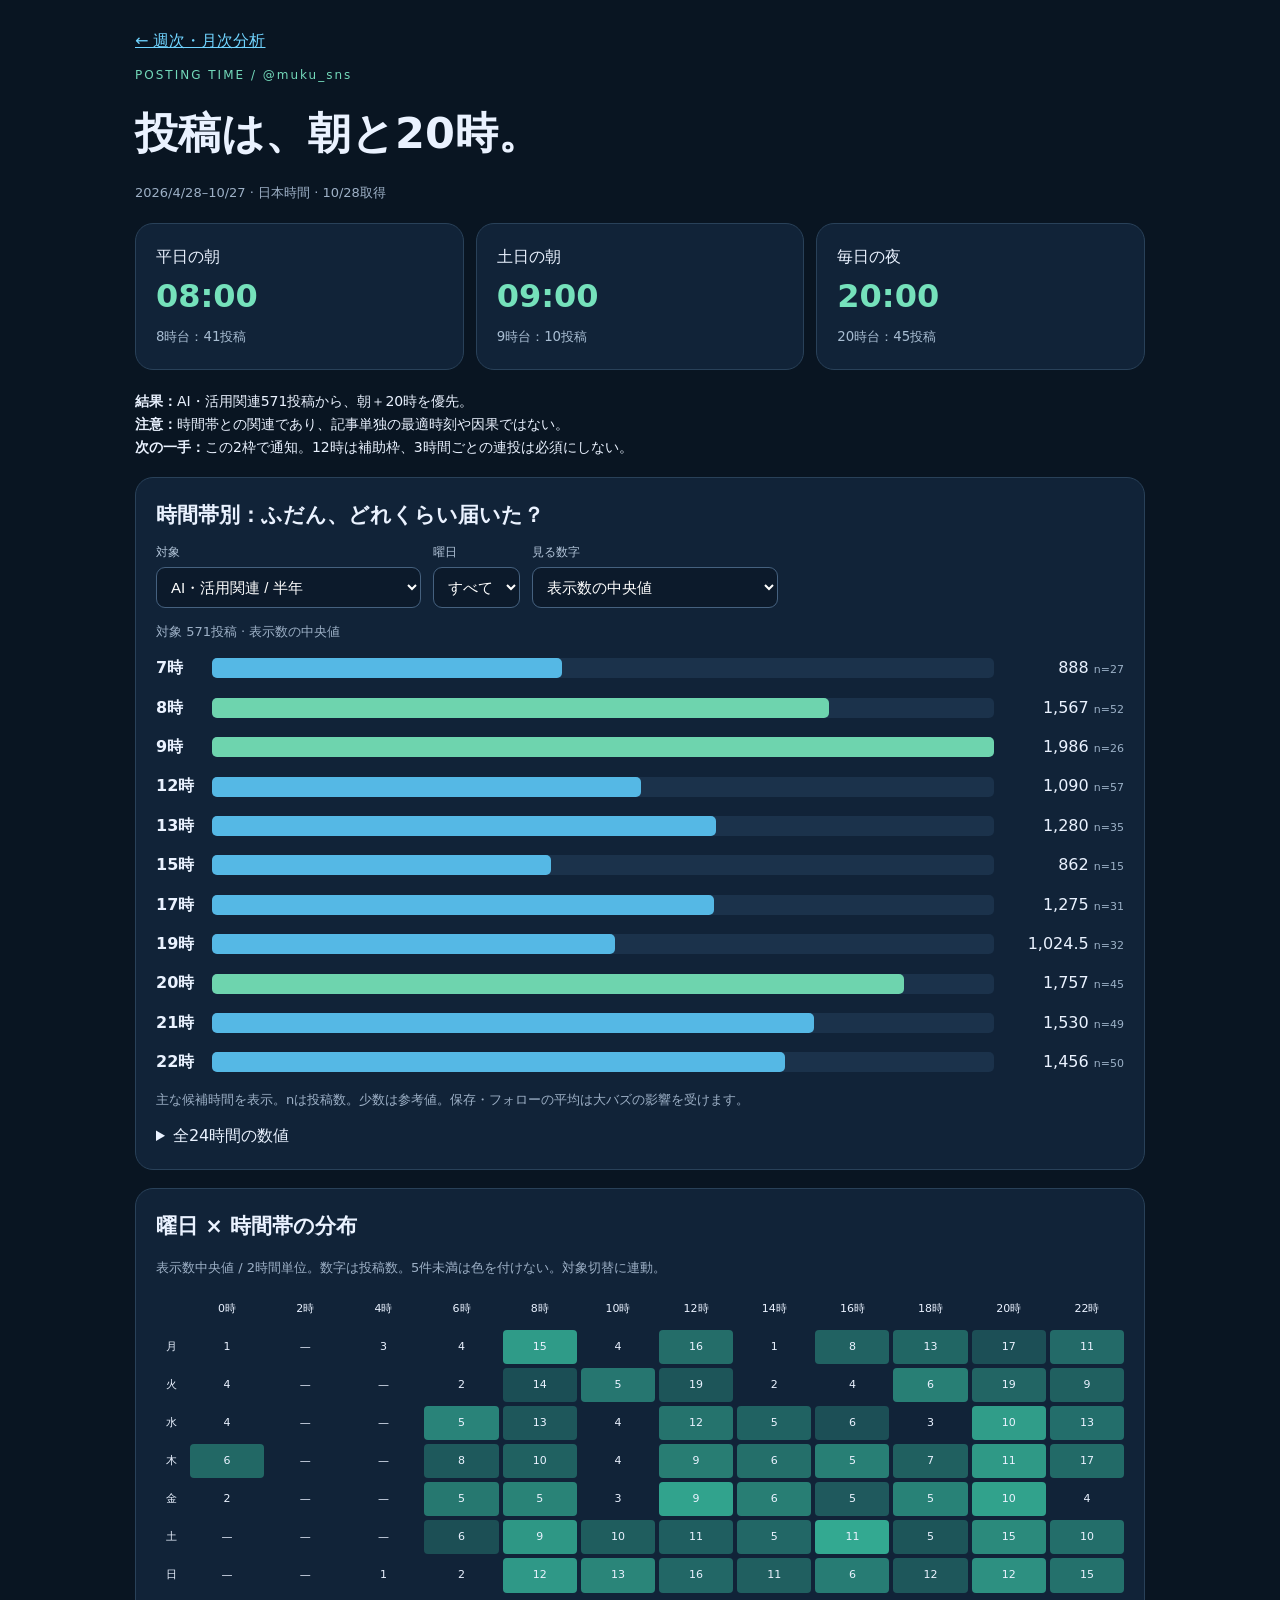
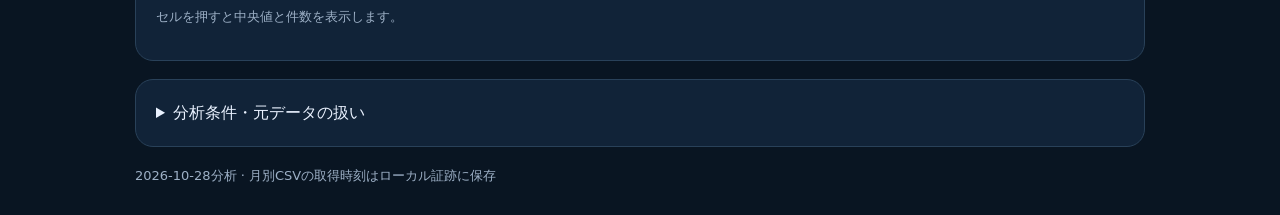
<file: timing.html>
<!doctype html><html lang="ja"><meta charset="utf-8"><meta name="viewport" content="width=device-width,initial-scale=1"><title>むくの投稿時間 | 半年分析</title><style>
*{box-sizing:border-box}body{margin:0;background:#091522;color:#eaf2ff;font:16px/1.65 system-ui,sans-serif}main{max-width:1050px;margin:auto;padding:28px 20px}a{color:#70d4ff}h1{font-size:clamp(27px,5vw,43px);margin:12px 0}h2{font-size:21px;margin:0 0 10px}.eyebrow{color:#73d9ba;font-size:12px;letter-spacing:2px}.muted{color:#9db0c6;font-size:13px}.cards{display:grid;grid-template-columns:repeat(3,1fr);gap:12px}.card,.panel{background:#112338;border:1px solid #294159;border-radius:18px;padding:20px;margin:18px 0}.card{margin:6px 0}.big{display:block;font-size:32px;color:#75e1bb}.card small{color:#a8bdd2}.controls{display:flex;gap:12px;flex-wrap:wrap}label{display:grid;gap:4px;font-size:12px;color:#b2c4d8}select{background:#0c1a2b;color:white;border:1px solid #45617f;border-radius:9px;padding:10px;font-size:15px;max-width:100%}.row{display:grid;grid-template-columns:46px 1fr 120px;gap:10px;align-items:center;margin:13px 0}.row>b{white-space:nowrap}.track{background:#1b324b;border-radius:5px;height:20px}.fill{height:100%;background:#55b8e5;border-radius:5px;min-width:2px}.focus .fill{background:#6ed4ae}.val{text-align:right;font-variant-numeric:tabular-nums}.val small{color:#9cb1c7;font-size:11px}.hint{color:#8edcc0}.scroll{overflow:auto}table{width:100%;border-collapse:collapse;font-size:13px}th,td{text-align:right;padding:8px;border-bottom:1px solid #294159}th:first-child,td:first-child{text-align:left}.heat{display:grid;grid-template-columns:30px repeat(12,1fr);gap:4px;min-width:600px}.cell{padding:8px 2px;text-align:center;border-radius:4px;font-size:11px}.note{font-size:14px}summary{cursor:pointer}button{font:inherit}li{margin:8px 0}@media(max-width:600px){main{padding:20px 14px}.cards{gap:6px}.card{padding:12px 8px}.big{font-size:24px}.card small{font-size:10px}.card span{font-size:12px}.panel{padding:16px}.row{grid-template-columns:44px 1fr 98px;gap:6px}.val{font-size:14px}h2{font-size:18px}}
</style><main><a href="./">← 週次・月次分析</a><p class="eyebrow">POSTING TIME / @muku_sns</p><h1>投稿は、朝と20時。</h1><p class="muted">2026/4/28–10/27 · 日本時間 · 10/28取得</p><div class="cards"><div class="card"><span>平日の朝</span><strong class="big">08:00</strong><small>8時台：41投稿</small></div><div class="card"><span>土日の朝</span><strong class="big">09:00</strong><small>9時台：10投稿</small></div><div class="card"><span>毎日の夜</span><strong class="big">20:00</strong><small>20時台：45投稿</small></div></div>
<p class="note"><b>結果：</b>AI・活用関連571投稿から、朝＋20時を優先。<br><b>注意：</b>時間帯との関連であり、記事単独の最適時刻や因果ではない。<br><b>次の一手：</b>この2枠で通知。12時は補助枠、3時間ごとの連投は必須にしない。</p>
<section class="panel"><h2>時間帯別：ふだん、どれくらい届いた？</h2><div class="controls"><label>対象<select id="cohort"><option value="ai_nonreply">AI・活用関連 / 半年</option><option value="recent60_ai">AI・活用関連 / 直近60日</option><option value="recent30_ai">AI・活用関連 / 直近30日</option><option value="all_nonreply">返信らしい投稿を除く全体 / 半年</option></select></label><label>曜日<select id="day"><option value="hours">すべて</option><option value="weekday_hours">平日</option><option value="weekend_hours">土日</option></select></label><label>見る数字<select id="metric"><option value="median_views">表示数の中央値</option><option value="median_saves">保存数の中央値</option><option value="saves_per_post">1投稿あたり保存（平均）</option><option value="follows_per_post">1投稿あたりフォロー（平均）</option><option value="month_normalized_median">同月中央値に対する倍率</option></select></label></div><p id="meta" class="muted"></p><div id="bars" aria-live="polite"></div><p class="muted">主な候補時間を表示。nは投稿数。少数は参考値。保存・フォローの平均は大バズの影響を受けます。</p><details><summary>全24時間の数値</summary><div class="scroll"><table><thead><tr><th>時台</th><th>投稿数</th><th>表示中央値</th><th>保存/投稿</th><th>フォロー/投稿</th></tr></thead><tbody id="table"></tbody></table></div></details></section>
<section class="panel"><h2>曜日 × 時間帯の分布</h2><p class="muted">表示数中央値 / 2時間単位。数字は投稿数。5件未満は色を付けない。対象切替に連動。</p><div class="scroll"><div id="heat" class="heat"></div></div><p id="heatDetail" class="muted">セルを押すと中央値と件数を表示します。</p></section>
<details class="panel"><summary>分析条件・元データの扱い</summary><ul class="note"><li>月ごとの6ファイルを取得。重複除去後2,867件、対象期間内2,858件。本文が@で始まる1,538件を返信候補として除外し、1,320件を比較。</li><li>AI・活用関連571件は本文のツール名・生成・プロンプト・自動化・副業などの語で抽出。リンクだけの投稿や語を含まない作例を拾えない場合がある。引用・独立投稿・記事を完全分離する分類ではない。</li><li>投稿IDからUTC時刻を復元しJSTへ変換。全CSV日付とUTC日付が一致。実投稿の時刻表示も照合。CSVの日付をそのまま日本時間として扱わない。</li><li>数値はCSV取得時の記載値。投稿日からの経過日数・内容・フォロワー増加などが混在する。直近60日・30日、同月中央値比も補助にし、時間だけの効果とは断定しない。</li><li>公開後72時間未満を外しても9時・20時が12時より高い傾向は維持。土日9時は10件と少なく、継続して再検証する。</li><li>通知は時間帯の先頭を採用。00分が最良という証拠ではない。Xへの自動投稿はしない。</li><li>一括半年CSVは496件のみだったため不採用。月別取得を結合して比較。生CSV・投稿本文は公開せずローカル保存。</li></ul></details><footer class="muted">2026-10-28分析 · 月別CSVの取得時刻はローカル証跡に保存</footer></main>
<script>const DATA={"range": ["2026-04-28", "2026-10-27"], "timezone": "Asia/Tokyo", "raw_unique": 2867, "in_range": 2858, "reply_like_excluded": 1538, "cohorts": {"all_nonreply": {"total": {"n": 1320, "median_views": 781.0, "mean_views": 7058.599242424242, "median_saves": 0.0, "saves_per_post": 14.800757575757576, "follows_per_post": 0.9522727272727273, "save_rate": 0.002096840614891507, "follow_per_1000": 0.13490958964624172, "month_normalized_median": 1.0, "months": 7}, "hours": {"0": {"n": 25, "median_views": 1062, "mean_views": 1691.2, "median_saves": 1, "saves_per_post": 4.12, "follows_per_post": 0.16, "save_rate": 0.0024361400189214758, "follow_per_1000": 0.0946073793755913, "month_normalized_median": 1.6126126126126126, "months": 6}, "1": {"n": 10, "median_views": 596.5, "mean_views": 940.4, "median_saves": 0.0, "saves_per_post": 2.1, "follows_per_post": 0, "save_rate": 0.0022330923011484476, "follow_per_1000": 0.0, "month_normalized_median": 0.6337540799980729, "months": 4}, "2": {"n": 3, "median_views": 450, "mean_views": 607.6666666666666, "median_saves": 0, "saves_per_post": 0, "follows_per_post": 0, "save_rate": 0.0, "follow_per_1000": 0.0, "month_normalized_median": 0.4362578768783325, "months": 3}, "3": {"n": 0}, "4": {"n": 1, "median_views": 779, "mean_views": 779, "median_saves": 0, "saves_per_post": 0, "follows_per_post": 1, "save_rate": 0.0, "follow_per_1000": 1.2836970474967908, "month_normalized_median": 0.767487684729064, "months": 1}, "5": {"n": 3, "median_views": 615, "mean_views": 731.3333333333334, "median_saves": 1, "saves_per_post": 2.3333333333333335, "follows_per_post": 0, "save_rate": 0.0031905195989061076, "follow_per_1000": 0.0, "month_normalized_median": 0.5726256983240223, "months": 1}, "6": {"n": 19, "median_views": 292, "mean_views": 444.5263157894737, "median_saves": 0, "saves_per_post": 0.42105263157894735, "follows_per_post": 0.21052631578947367, "save_rate": 0.000947193937958797, "follow_per_1000": 0.4735969689793985, "month_normalized_median": 0.39119804400978, "months": 6}, "7": {"n": 96, "median_views": 724.0, "mean_views": 8371.020833333334, "median_saves": 0.0, "saves_per_post": 14.15625, "follows_per_post": 0.8645833333333334, "save_rate": 0.0016911019912445964, "follow_per_1000": 0.10328290307086202, "month_normalized_median": 0.9071895756638849, "months": 6}, "8": {"n": 137, "median_views": 1230, "mean_views": 18182.80291970803, "median_saves": 1, "saves_per_post": 19.240875912408757, "follows_per_post": 0.9416058394160584, "save_rate": 0.0010581908629474228, "follow_per_1000": 0.05178551643407343, "month_normalized_median": 1.458070770722249, "months": 7}, "9": {"n": 68, "median_views": 849.5, "mean_views": 7381.911764705882, "median_saves": 1.0, "saves_per_post": 26.985294117647058, "follows_per_post": 1.3676470588235294, "save_rate": 0.0036555969480247825, "follow_per_1000": 0.18527003605793174, "month_normalized_median": 0.9273701271364823, "months": 6}, "10": {"n": 52, "median_views": 778.5, "mean_views": 3649.846153846154, "median_saves": 0.0, "saves_per_post": 5.884615384615385, "follows_per_post": 0.6923076923076923, "save_rate": 0.0016122913505311077, "follow_per_1000": 0.18968133535660092, "month_normalized_median": 1.2349886561378005, "months": 6}, "11": {"n": 59, "median_views": 571, "mean_views": 2373.0677966101694, "median_saves": 0, "saves_per_post": 4.762711864406779, "follows_per_post": 0.4576271186440678, "save_rate": 0.002006985165451286, "follow_per_1000": 0.1928419909864225, "month_normalized_median": 0.7701711491442543, "months": 6}, "12": {"n": 126, "median_views": 841.0, "mean_views": 6182.674603174603, "median_saves": 1.0, "saves_per_post": 17.706349206349206, "follows_per_post": 0.9841269841269841, "save_rate": 0.0028638656152561496, "follow_per_1000": 0.15917496023835168, "month_normalized_median": 1.0965770171149143, "months": 7}, "13": {"n": 66, "median_views": 762.5, "mean_views": 8593.272727272728, "median_saves": 0.5, "saves_per_post": 42.621212121212125, "follows_per_post": 4.318181818181818, "save_rate": 0.004959834683931757, "follow_per_1000": 0.5025072466834521, "month_normalized_median": 0.9957543117689818, "months": 7}, "14": {"n": 44, "median_views": 723.0, "mean_views": 1467.409090909091, "median_saves": 0.0, "saves_per_post": 5.863636363636363, "follows_per_post": 0.3181818181818182, "save_rate": 0.0039959111606728, "follow_per_1000": 0.21683238856364032, "month_normalized_median": 0.9158514700037337, "months": 6}, "15": {"n": 36, "median_views": 616.0, "mean_views": 2008.9166666666667, "median_saves": 0.0, "saves_per_post": 6.722222222222222, "follows_per_post": 0.3055555555555556, "save_rate": 0.003346192668796062, "follow_per_1000": 0.15209966676345738, "month_normalized_median": 0.9509005448186525, "months": 7}, "16": {"n": 39, "median_views": 544, "mean_views": 1154.4871794871794, "median_saves": 0, "saves_per_post": 2.8974358974358974, "follows_per_post": 0.358974358974359, "save_rate": 0.002509716823986674, "follow_per_1000": 0.31093836757357024, "month_normalized_median": 0.6551724137931034, "months": 6}, "17": {"n": 71, "median_views": 798, "mean_views": 4739.718309859155, "median_saves": 0, "saves_per_post": 19.633802816901408, "follows_per_post": 1.267605633802817, "save_rate": 0.00414239866872697, "follow_per_1000": 0.26744324260073693, "month_normalized_median": 0.9953271028037384, "months": 7}, "18": {"n": 50, "median_views": 652.5, "mean_views": 2405.7, "median_saves": 0.0, "saves_per_post": 3.42, "follows_per_post": 0.38, "save_rate": 0.001421623643845866, "follow_per_1000": 0.15795818264954067, "month_normalized_median": 0.8471882640586796, "months": 6}, "19": {"n": 76, "median_views": 805.5, "mean_views": 2646.8552631578946, "median_saves": 0.0, "saves_per_post": 6.526315789473684, "follows_per_post": 0.3026315789473684, "save_rate": 0.0024656866887716802, "follow_per_1000": 0.11433627790675131, "month_normalized_median": 0.9383294467516474, "months": 7}, "20": {"n": 84, "median_views": 979.0, "mean_views": 5839.119047619048, "median_saves": 1.0, "saves_per_post": 8.55952380952381, "follows_per_post": 0.7142857142857143, "save_rate": 0.0014658930122368426, "follow_per_1000": 0.12232765053436795, "month_normalized_median": 1.2476813912803277, "months": 7}, "21": {"n": 98, "median_views": 902.5, "mean_views": 6738, "median_saves": 1.0, "saves_per_post": 24.948979591836736, "follows_per_post": 1.5510204081632653, "save_rate": 0.0037027277518309194, "follow_per_1000": 0.23019002792568496, "month_normalized_median": 1.2292654109355152, "months": 7}, "22": {"n": 91, "median_views": 1120, "mean_views": 6473.395604395604, "median_saves": 1, "saves_per_post": 20.10989010989011, "follows_per_post": 0.7252747252747253, "save_rate": 0.003106544283534127, "follow_per_1000": 0.11203930202909966, "month_normalized_median": 1.2493887530562346, "months": 7}, "23": {"n": 66, "median_views": 597.5, "mean_views": 18182.575757575756, "median_saves": 0.0, "saves_per_post": 4.075757575757576, "follows_per_post": 0.3333333333333333, "save_rate": 0.0002241573267780509, "follow_per_1000": 0.01833256947627182, "month_normalized_median": 0.7590258894499919, "months": 7}}, "windows": {"00-02": {"n": 35, "median_views": 1011, "mean_views": 1476.6857142857143, "median_saves": 0, "saves_per_post": 3.5428571428571427, "follows_per_post": 0.11428571428571428, "save_rate": 0.002399195108737714, "follow_per_1000": 0.07739339060444238, "month_normalized_median": 1.4042056074766356, "months": 6}, "02-04": {"n": 3, "median_views": 450, "mean_views": 607.6666666666666, "median_saves": 0, "saves_per_post": 0, "follows_per_post": 0, "save_rate": 0.0, "follow_per_1000": 0.0, "month_normalized_median": 0.4362578768783325, "months": 3}, "04-06": {"n": 4, "median_views": 697.0, "mean_views": 743.25, "median_saves": 0.5, "saves_per_post": 1.75, "follows_per_post": 0.25, "save_rate": 0.0023545240497813654, "follow_per_1000": 0.3363605785401951, "month_normalized_median": 0.6700566915265431, "months": 2}, "06-08": {"n": 115, "median_views": 519, "mean_views": 7061.426086956521, "median_saves": 0, "saves_per_post": 11.88695652173913, "follows_per_post": 0.7565217391304347, "save_rate": 0.001683364857942231, "follow_per_1000": 0.10713441305118808, "month_normalized_median": 0.7383863080684596, "months": 6}, "08-10": {"n": 205, "median_views": 1043, "mean_views": 14600.068292682927, "median_saves": 1, "saves_per_post": 21.809756097560975, "follows_per_post": 1.0829268292682928, "save_rate": 0.0014938119233655438, "follow_per_1000": 0.07417272354890421, "month_normalized_median": 1.259113300492611, "months": 7}, "10-12": {"n": 111, "median_views": 678, "mean_views": 2971.198198198198, "median_saves": 0, "saves_per_post": 5.288288288288288, "follows_per_post": 0.5675675675675675, "save_rate": 0.0017798503955391552, "follow_per_1000": 0.19102312592668957, "month_normalized_median": 0.9035385361124576, "months": 6}, "12-14": {"n": 192, "median_views": 811.0, "mean_views": 7011.317708333333, "median_saves": 1.0, "saves_per_post": 26.270833333333332, "follows_per_post": 2.1302083333333335, "save_rate": 0.003746918115279388, "follow_per_1000": 0.3038242484435507, "month_normalized_median": 1.082561181820259, "months": 7}, "14-16": {"n": 80, "median_views": 634.5, "mean_views": 1711.0875, "median_saves": 0.0, "saves_per_post": 6.25, "follows_per_post": 0.3125, "save_rate": 0.003652647804393405, "follow_per_1000": 0.18263239021967023, "month_normalized_median": 0.9170739638912644, "months": 7}, "16-18": {"n": 110, "median_views": 602.0, "mean_views": 3468.590909090909, "median_saves": 0.0, "saves_per_post": 13.7, "follows_per_post": 0.9454545454545454, "save_rate": 0.0039497307001795335, "follow_per_1000": 0.27257597400044553, "month_normalized_median": 0.7696676984595372, "months": 7}, "18-20": {"n": 126, "median_views": 715.5, "mean_views": 2551.15873015873, "median_saves": 0.0, "saves_per_post": 5.2936507936507935, "follows_per_post": 0.3333333333333333, "save_rate": 0.002074998600075907, "follow_per_1000": 0.13065958201377526, "month_normalized_median": 0.9182132034080499, "months": 7}, "20-22": {"n": 182, "median_views": 951.0, "mean_views": 6323.131868131868, "median_saves": 1.0, "saves_per_post": 17.384615384615383, "follows_per_post": 1.164835164835165, "save_rate": 0.002749367836567287, "follow_per_1000": 0.18421807248807362, "month_normalized_median": 1.2323930769508713, "months": 7}, "22-24": {"n": 157, "median_views": 750, "mean_views": 11395.726114649682, "median_saves": 1, "saves_per_post": 13.369426751592357, "follows_per_post": 0.5605095541401274, "save_rate": 0.0011731965665974897, "follow_per_1000": 0.049185944669165836, "month_normalized_median": 1.0921787709497206, "months": 7}}, "weekday_hours": {"0": {"n": 23, "median_views": 1202, "mean_views": 1762.8695652173913, "median_saves": 1, "saves_per_post": 4.3478260869565215, "follows_per_post": 0.17391304347826086, "save_rate": 0.0024663345336161397, "follow_per_1000": 0.09865338134464559, "month_normalized_median": 1.6126126126126126, "months": 6}, "1": {"n": 10, "median_views": 596.5, "mean_views": 940.4, "median_saves": 0.0, "saves_per_post": 2.1, "follows_per_post": 0, "save_rate": 0.0022330923011484476, "follow_per_1000": 0.0, "month_normalized_median": 0.6337540799980729, "months": 4}, "2": {"n": 3, "median_views": 450, "mean_views": 607.6666666666666, "median_saves": 0, "saves_per_post": 0, "follows_per_post": 0, "save_rate": 0.0, "follow_per_1000": 0.0, "month_normalized_median": 0.4362578768783325, "months": 3}, "3": {"n": 0}, "4": {"n": 0}, "5": {"n": 3, "median_views": 615, "mean_views": 731.3333333333334, "median_saves": 1, "saves_per_post": 2.3333333333333335, "follows_per_post": 0, "save_rate": 0.0031905195989061076, "follow_per_1000": 0.0, "month_normalized_median": 0.5726256983240223, "months": 1}, "6": {"n": 12, "median_views": 382.0, "mean_views": 498.9166666666667, "median_saves": 0.0, "saves_per_post": 0.6666666666666666, "follows_per_post": 0.3333333333333333, "save_rate": 0.0013362284950726574, "follow_per_1000": 0.6681142475363288, "month_normalized_median": 0.3908821531028235, "months": 5}, "7": {"n": 69, "median_views": 584, "mean_views": 11067.304347826086, "median_saves": 0, "saves_per_post": 18.855072463768117, "follows_per_post": 1.144927536231884, "save_rate": 0.0017036734394560817, "follow_per_1000": 0.10345134643891657, "month_normalized_median": 0.838963963963964, "months": 6}, "8": {"n": 114, "median_views": 1384.0, "mean_views": 20767.175438596492, "median_saves": 1.0, "saves_per_post": 21.982456140350877, "follows_per_post": 1.0614035087719298, "save_rate": 0.0010585193063615066, "follow_per_1000": 0.05110967121697618, "month_normalized_median": 1.5228889435341486, "months": 7}, "9": {"n": 37, "median_views": 721, "mean_views": 4789.621621621622, "median_saves": 0, "saves_per_post": 19.81081081081081, "follows_per_post": 1.0810810810810811, "save_rate": 0.00413619537739256, "follow_per_1000": 0.22571325388226796, "month_normalized_median": 0.7852641783809986, "months": 6}, "10": {"n": 25, "median_views": 759, "mean_views": 2377.2, "median_saves": 0, "saves_per_post": 6.08, "follows_per_post": 0.68, "save_rate": 0.002557630826182063, "follow_per_1000": 0.2860508160861518, "month_normalized_median": 1.3031784841075795, "months": 6}, "11": {"n": 24, "median_views": 961.0, "mean_views": 3296.2083333333335, "median_saves": 0.0, "saves_per_post": 4.625, "follows_per_post": 0.4166666666666667, "save_rate": 0.0014031273306450594, "follow_per_1000": 0.12640786762568101, "month_normalized_median": 0.956858943286476, "months": 6}, "12": {"n": 102, "median_views": 811.0, "mean_views": 5858.774509803921, "median_saves": 1.0, "saves_per_post": 14.970588235294118, "follows_per_post": 0.7647058823529411, "save_rate": 0.0025552422627364685, "follow_per_1000": 0.13052318041482944, "month_normalized_median": 1.0965770171149143, "months": 7}, "13": {"n": 42, "median_views": 1141.5, "mean_views": 3211.095238095238, "median_saves": 1.0, "saves_per_post": 12.880952380952381, "follows_per_post": 0.9047619047619048, "save_rate": 0.0040113890824967, "follow_per_1000": 0.28176115551732833, "month_normalized_median": 1.2981789188812893, "months": 7}, "14": {"n": 18, "median_views": 1075.0, "mean_views": 2533.3888888888887, "median_saves": 0.0, "saves_per_post": 13, "follows_per_post": 0.7777777777777778, "save_rate": 0.005131466415210193, "follow_per_1000": 0.3070108111664218, "month_normalized_median": 1.3139012437061395, "months": 6}, "15": {"n": 19, "median_views": 626, "mean_views": 3132.4210526315787, "median_saves": 0, "saves_per_post": 11.210526315789474, "follows_per_post": 0.5263157894736842, "save_rate": 0.003578869547684656, "follow_per_1000": 0.16802204449223737, "month_normalized_median": 0.9898206495395055, "months": 6}, "16": {"n": 22, "median_views": 333.0, "mean_views": 523.8636363636364, "median_saves": 0.0, "saves_per_post": 0.5909090909090909, "follows_per_post": 0.09090909090909091, "save_rate": 0.0011279826464208242, "follow_per_1000": 0.1735357917570499, "month_normalized_median": 0.43031784841075793, "months": 5}, "17": {"n": 48, "median_views": 663.0, "mean_views": 5474.9375, "median_saves": 0.0, "saves_per_post": 23.895833333333332, "follows_per_post": 1.4583333333333333, "save_rate": 0.004364585592681804, "follow_per_1000": 0.26636529336331843, "month_normalized_median": 1.0207491369874548, "months": 7}, "18": {"n": 33, "median_views": 623, "mean_views": 2646.151515151515, "median_saves": 0, "saves_per_post": 2.878787878787879, "follows_per_post": 0.24242424242424243, "save_rate": 0.0010879149823070668, "follow_per_1000": 0.0916138932469109, "month_normalized_median": 0.7680180180180181, "months": 6}, "19": {"n": 47, "median_views": 834, "mean_views": 2934.574468085106, "median_saves": 0, "saves_per_post": 7.680851063829787, "follows_per_post": 0.3617021276595745, "save_rate": 0.002617364509697299, "follow_per_1000": 0.12325539242341853, "month_normalized_median": 0.9853603603603603, "months": 7}, "20": {"n": 52, "median_views": 766.0, "mean_views": 5957.923076923077, "median_saves": 1.0, "saves_per_post": 8.153846153846153, "follows_per_post": 0.6923076923076923, "save_rate": 0.0013685719081249273, "follow_per_1000": 0.11619950163324855, "month_normalized_median": 0.985750415219689, "months": 7}, "21": {"n": 77, "median_views": 870, "mean_views": 7001.025974025974, "median_saves": 1, "saves_per_post": 27.038961038961038, "follows_per_post": 1.5584415584415585, "save_rate": 0.003862142654416143, "follow_per_1000": 0.22260188209891316, "month_normalized_median": 0.9831081081081081, "months": 7}, "22": {"n": 70, "median_views": 924.0, "mean_views": 7783.957142857143, "median_saves": 1.0, "saves_per_post": 25.37142857142857, "follows_per_post": 0.9142857142857143, "save_rate": 0.0032594512155954465, "follow_per_1000": 0.11745770146289897, "month_normalized_median": 1.1138188920912442, "months": 7}, "23": {"n": 44, "median_views": 550.5, "mean_views": 26477.227272727272, "median_saves": 0.0, "saves_per_post": 4.590909090909091, "follows_per_post": 0.38636363636363635, "save_rate": 0.00017339085560661907, "follow_per_1000": 0.014592299729269922, "month_normalized_median": 0.6682329158186611, "months": 7}}, "weekend_hours": {"0": {"n": 2, "median_views": 867.0, "mean_views": 867, "median_saves": 1.5, "saves_per_post": 1.5, "follows_per_post": 0, "save_rate": 0.0017301038062283738, "follow_per_1000": 0.0, "month_normalized_median": 1.5052478942646488, "months": 2}, "1": {"n": 0}, "2": {"n": 0}, "3": {"n": 0}, "4": {"n": 1, "median_views": 779, "mean_views": 779, "median_saves": 0, "saves_per_post": 0, "follows_per_post": 1, "save_rate": 0.0, "follow_per_1000": 1.2836970474967908, "month_normalized_median": 0.767487684729064, "months": 1}, "5": {"n": 0}, "6": {"n": 7, "median_views": 180, "mean_views": 351.2857142857143, "median_saves": 0, "saves_per_post": 0, "follows_per_post": 0, "save_rate": 0.0, "follow_per_1000": 0.0, "month_normalized_median": 0.39119804400978, "months": 3}, "7": {"n": 27, "median_views": 765, "mean_views": 1480.5185185185185, "median_saves": 0, "saves_per_post": 2.1481481481481484, "follows_per_post": 0.14814814814814814, "save_rate": 0.0014509431130234653, "follow_per_1000": 0.10006504227748036, "month_normalized_median": 0.9953445065176909, "months": 6}, "8": {"n": 23, "median_views": 1101, "mean_views": 5373.304347826087, "median_saves": 2, "saves_per_post": 5.6521739130434785, "follows_per_post": 0.34782608695652173, "save_rate": 0.0010518990824203388, "follow_per_1000": 0.06473225122586701, "month_normalized_median": 1.1452513966480447, "months": 5}, "9": {"n": 31, "median_views": 1678, "mean_views": 10475.935483870968, "median_saves": 2, "saves_per_post": 35.54838709677419, "follows_per_post": 1.7096774193548387, "save_rate": 0.0033933377264021383, "follow_per_1000": 0.16320045326616453, "month_normalized_median": 2.402027027027027, "months": 6}, "10": {"n": 27, "median_views": 783, "mean_views": 4828.222222222223, "median_saves": 0, "saves_per_post": 5.703703703703703, "follows_per_post": 0.7037037037037037, "save_rate": 0.0011813258464890076, "follow_per_1000": 0.1457479940473451, "month_normalized_median": 1.1296728971962617, "months": 6}, "11": {"n": 35, "median_views": 426, "mean_views": 1740.057142857143, "median_saves": 0, "saves_per_post": 4.857142857142857, "follows_per_post": 0.4857142857142857, "save_rate": 0.0027913697415520014, "follow_per_1000": 0.27913697415520017, "month_normalized_median": 0.7421171171171171, "months": 5}, "12": {"n": 24, "median_views": 923.0, "mean_views": 7559.25, "median_saves": 1.0, "saves_per_post": 29.333333333333332, "follows_per_post": 1.9166666666666667, "save_rate": 0.0038804555125618724, "follow_per_1000": 0.2535524908776223, "month_normalized_median": 1.2069072577250148, "months": 5}, "13": {"n": 24, "median_views": 455.5, "mean_views": 18012.083333333332, "median_saves": 0.0, "saves_per_post": 94.66666666666667, "follows_per_post": 10.291666666666666, "save_rate": 0.005255731106433181, "follow_per_1000": 0.5713756968701567, "month_normalized_median": 0.692926483259004, "months": 5}, "14": {"n": 26, "median_views": 341.5, "mean_views": 729.4230769230769, "median_saves": 0.0, "saves_per_post": 0.9230769230769231, "follows_per_post": 0, "save_rate": 0.0012654890587925126, "follow_per_1000": 0.0, "month_normalized_median": 0.7090464547677262, "months": 5}, "15": {"n": 17, "median_views": 522, "mean_views": 753.2352941176471, "median_saves": 0, "saves_per_post": 1.7058823529411764, "follows_per_post": 0.058823529411764705, "save_rate": 0.002264740335806326, "follow_per_1000": 0.07809449433814916, "month_normalized_median": 0.5986964618249534, "months": 6}, "16": {"n": 17, "median_views": 665, "mean_views": 1970.5882352941176, "median_saves": 0, "saves_per_post": 5.882352941176471, "follows_per_post": 0.7058823529411765, "save_rate": 0.0029850746268656717, "follow_per_1000": 0.3582089552238806, "month_normalized_median": 1.3300733496332517, "months": 6}, "17": {"n": 23, "median_views": 874, "mean_views": 3205.3478260869565, "median_saves": 1, "saves_per_post": 10.73913043478261, "follows_per_post": 0.8695652173913043, "save_rate": 0.0033503791218479984, "follow_per_1000": 0.27128575885408895, "month_normalized_median": 0.8704156479217604, "months": 5}, "18": {"n": 17, "median_views": 713, "mean_views": 1938.9411764705883, "median_saves": 0, "saves_per_post": 4.470588235294118, "follows_per_post": 0.6470588235294118, "save_rate": 0.002305685334627753, "follow_per_1000": 0.33371761422243795, "month_normalized_median": 1.1613691931540342, "months": 5}, "19": {"n": 29, "median_views": 718, "mean_views": 2180.551724137931, "median_saves": 0, "saves_per_post": 4.655172413793103, "follows_per_post": 0.20689655172413793, "save_rate": 0.0021348598899361125, "follow_per_1000": 0.09488266177493833, "month_normalized_median": 0.9171110033931168, "months": 6}, "20": {"n": 32, "median_views": 1373.0, "mean_views": 5646.0625, "median_saves": 1.5, "saves_per_post": 9.21875, "follows_per_post": 0.75, "save_rate": 0.0016327750534111162, "follow_per_1000": 0.132835936548701, "month_normalized_median": 1.8905392822990588, "months": 6}, "21": {"n": 21, "median_views": 965, "mean_views": 5773.571428571428, "median_saves": 1, "saves_per_post": 17.285714285714285, "follows_per_post": 1.5238095238095237, "save_rate": 0.0029939378943461587, "follow_per_1000": 0.26392840941894513, "month_normalized_median": 2.2787286063569683, "months": 5}, "22": {"n": 21, "median_views": 1267, "mean_views": 2104.8571428571427, "median_saves": 0, "saves_per_post": 2.5714285714285716, "follows_per_post": 0.09523809523809523, "save_rate": 0.0012216641780914892, "follow_per_1000": 0.04524682141079589, "month_normalized_median": 1.5794621026894866, "months": 6}, "23": {"n": 22, "median_views": 650.0, "mean_views": 1593.2727272727273, "median_saves": 1.0, "saves_per_post": 3.0454545454545454, "follows_per_post": 0.22727272727272727, "save_rate": 0.001911445851877211, "follow_per_1000": 0.14264521282665754, "month_normalized_median": 1.4841075794621026, "months": 4}}, "heatmap": [[{"n": 2, "median_views": 1440.5, "mean_views": 1440.5, "median_saves": 0.5, "saves_per_post": 0.5, "follows_per_post": 0, "save_rate": 0.0003471017007983339, "follow_per_1000": 0.0, "month_normalized_median": 1.4044764786085593, "months": 2}, {"n": 1, "median_views": 63, "mean_views": 63, "median_saves": 0, "saves_per_post": 0, "follows_per_post": 0, "save_rate": 0.0, "follow_per_1000": 0.0, "month_normalized_median": 0.05865921787709497, "months": 1}, {"n": 0}, {"n": 0}, {"n": 0}, {"n": 3, "median_views": 615, "mean_views": 731.3333333333334, "median_saves": 1, "saves_per_post": 2.3333333333333335, "follows_per_post": 0, "save_rate": 0.0031905195989061076, "follow_per_1000": 0.0, "month_normalized_median": 0.5726256983240223, "months": 1}, {"n": 1, "median_views": 83, "mean_views": 83, "median_saves": 0, "saves_per_post": 0, "follows_per_post": 0, "save_rate": 0.0, "follow_per_1000": 0.0, "month_normalized_median": 0.0969626168224299, "months": 1}, {"n": 12, "median_views": 1756.0, "mean_views": 5359.666666666667, "median_saves": 2.0, "saves_per_post": 5.583333333333333, "follows_per_post": 0.6666666666666666, "save_rate": 0.0010417314509608806, "follow_per_1000": 0.12438584489085142, "month_normalized_median": 2.362585078966497, "months": 5}, {"n": 25, "median_views": 754, "mean_views": 9280.76, "median_saves": 0, "saves_per_post": 36.32, "follows_per_post": 1.56, "save_rate": 0.003913472603536779, "follow_per_1000": 0.16808968231050042, "month_normalized_median": 1.458070770722249, "months": 6}, {"n": 5, "median_views": 3805, "mean_views": 10472.2, "median_saves": 24, "saves_per_post": 36.4, "follows_per_post": 2, "save_rate": 0.003475869444815798, "follow_per_1000": 0.19098183762724166, "month_normalized_median": 4.28490990990991, "months": 3}, {"n": 4, "median_views": 1108.0, "mean_views": 4849.25, "median_saves": 3.5, "saves_per_post": 21.25, "follows_per_post": 2.25, "save_rate": 0.0043821209465381246, "follow_per_1000": 0.463989276692272, "month_normalized_median": 1.514817231657085, "months": 3}, {"n": 7, "median_views": 1516, "mean_views": 7205.857142857143, "median_saves": 2, "saves_per_post": 9.857142857142858, "follows_per_post": 0.42857142857142855, "save_rate": 0.0013679348149322971, "follow_per_1000": 0.05947542673618683, "month_normalized_median": 1.4935960591133004, "months": 6}, {"n": 28, "median_views": 718.5, "mean_views": 2122.1071428571427, "median_saves": 0.0, "saves_per_post": 4.678571428571429, "follows_per_post": 0.17857142857142858, "save_rate": 0.0022046820040727715, "follow_per_1000": 0.08414816809438058, "month_normalized_median": 1.012817973619629, "months": 6}, {"n": 8, "median_views": 1200.5, "mean_views": 1529.625, "median_saves": 2.5, "saves_per_post": 4.25, "follows_per_post": 0.25, "save_rate": 0.0027784587725749777, "follow_per_1000": 0.16343875132793986, "month_normalized_median": 1.2981789188812893, "months": 5}, {"n": 1, "median_views": 503, "mean_views": 503, "median_saves": 0, "saves_per_post": 0, "follows_per_post": 0, "save_rate": 0.0, "follow_per_1000": 0.0, "month_normalized_median": 0.5664414414414415, "months": 1}, {"n": 1, "median_views": 1734, "mean_views": 1734, "median_saves": 1, "saves_per_post": 1, "follows_per_post": 0, "save_rate": 0.0005767012687427913, "follow_per_1000": 0.0, "month_normalized_median": 1.9527027027027026, "months": 1}, {"n": 4, "median_views": 695.0, "mean_views": 916.5, "median_saves": 0.5, "saves_per_post": 1.5, "follows_per_post": 0.5, "save_rate": 0.0016366612111292963, "follow_per_1000": 0.5455537370430987, "month_normalized_median": 0.7303116540185506, "months": 2}, {"n": 12, "median_views": 890.5, "mean_views": 6577.583333333333, "median_saves": 1.5, "saves_per_post": 23.75, "follows_per_post": 1.8333333333333333, "save_rate": 0.003610748628548986, "follow_per_1000": 0.27872445553711467, "month_normalized_median": 1.0207491369874548, "months": 5}, {"n": 9, "median_views": 1141, "mean_views": 7013, "median_saves": 2, "saves_per_post": 5.333333333333333, "follows_per_post": 0.3333333333333333, "save_rate": 0.0007604924188411997, "follow_per_1000": 0.04753077617757498, "month_normalized_median": 1.28490990990991, "months": 6}, {"n": 11, "median_views": 616, "mean_views": 5179.272727272727, "median_saves": 0, "saves_per_post": 3.8181818181818183, "follows_per_post": 0.36363636363636365, "save_rate": 0.0007372042406796321, "follow_per_1000": 0.07020992768377449, "month_normalized_median": 1.1191806331471137, "months": 5}, {"n": 11, "median_views": 395, "mean_views": 844.4545454545455, "median_saves": 0, "saves_per_post": 2.1818181818181817, "follows_per_post": 0.09090909090909091, "save_rate": 0.002583701151900097, "follow_per_1000": 0.10765421466250404, "month_normalized_median": 0.5957943925233645, "months": 5}, {"n": 19, "median_views": 548, "mean_views": 1108.3157894736842, "median_saves": 0, "saves_per_post": 2.789473684210526, "follows_per_post": 0.15789473684210525, "save_rate": 0.0025168582011587046, "follow_per_1000": 0.14246367176370026, "month_normalized_median": 0.6226635514018691, "months": 5}, {"n": 13, "median_views": 1234, "mean_views": 7182.7692307692305, "median_saves": 2, "saves_per_post": 17.76923076923077, "follows_per_post": 0.6153846153846154, "save_rate": 0.0024738690884167237, "follow_per_1000": 0.08567511994516792, "month_normalized_median": 1.4789719626168225, "months": 5}, {"n": 7, "median_views": 636, "mean_views": 629.1428571428571, "median_saves": 0, "saves_per_post": 1.1428571428571428, "follows_per_post": 0, "save_rate": 0.0018165304268846503, "follow_per_1000": 0.0, "month_normalized_median": 0.6983240223463687, "months": 4}], [{"n": 6, "median_views": 1727.5, "mean_views": 1855.1666666666667, "median_saves": 5.5, "saves_per_post": 5.666666666666667, "follows_per_post": 0, "save_rate": 0.0030545323870272215, "follow_per_1000": 0.0, "month_normalized_median": 2.103834897081672, "months": 4}, {"n": 1, "median_views": 1017, "mean_views": 1017, "median_saves": 6, "saves_per_post": 6, "follows_per_post": 0, "save_rate": 0.0058997050147492625, "follow_per_1000": 0.0, "month_normalized_median": 1.1880841121495327, "months": 1}, {"n": 1, "median_views": 110, "mean_views": 110, "median_saves": 0, "saves_per_post": 0, "follows_per_post": 0, "save_rate": 0.0, "follow_per_1000": 0.0, "month_normalized_median": 0.12387387387387387, "months": 1}, {"n": 0}, {"n": 0}, {"n": 0}, {"n": 3, "median_views": 361, "mean_views": 366, "median_saves": 0, "saves_per_post": 0, "follows_per_post": 0, "save_rate": 0.0, "follow_per_1000": 0.0, "month_normalized_median": 0.40653153153153154, "months": 2}, {"n": 8, "median_views": 764.0, "mean_views": 9001.625, "median_saves": 3.0, "saves_per_post": 29.75, "follows_per_post": 1.375, "save_rate": 0.0033049588268784804, "follow_per_1000": 0.15275019788093816, "month_normalized_median": 0.8603603603603605, "months": 4}, {"n": 26, "median_views": 820.5, "mean_views": 4210.461538461538, "median_saves": 0.5, "saves_per_post": 5.461538461538462, "follows_per_post": 0.2692307692307692, "save_rate": 0.0012971353405437007, "follow_per_1000": 0.06394329143525285, "month_normalized_median": 1.1760779805496238, "months": 7}, {"n": 10, "median_views": 352.5, "mean_views": 8514, "median_saves": 0.0, "saves_per_post": 49, "follows_per_post": 2.6, "save_rate": 0.005755226685459244, "follow_per_1000": 0.305379375146817, "month_normalized_median": 0.6838635359895826, "months": 5}, {"n": 5, "median_views": 1368, "mean_views": 1210, "median_saves": 0, "saves_per_post": 1.8, "follows_per_post": 0, "save_rate": 0.0014876033057851239, "follow_per_1000": 0.0, "month_normalized_median": 1.5405405405405406, "months": 4}, {"n": 5, "median_views": 1042, "mean_views": 3139.8, "median_saves": 0, "saves_per_post": 6.2, "follows_per_post": 1.4, "save_rate": 0.001974648066755844, "follow_per_1000": 0.44588827313841645, "month_normalized_median": 1.0101793504604943, "months": 3}, {"n": 27, "median_views": 696, "mean_views": 1363.2222222222222, "median_saves": 0, "saves_per_post": 4, "follows_per_post": 0.37037037037037035, "save_rate": 0.002934224468171815, "follow_per_1000": 0.2716874507566496, "month_normalized_median": 0.8935960591133005, "months": 7}, {"n": 12, "median_views": 756.5, "mean_views": 1208.3333333333333, "median_saves": 0.0, "saves_per_post": 1.6666666666666667, "follows_per_post": 0.08333333333333333, "save_rate": 0.001379310344827586, "follow_per_1000": 0.06896551724137931, "month_normalized_median": 0.9957543117689818, "months": 5}, {"n": 3, "median_views": 1506, "mean_views": 8651.666666666666, "median_saves": 0, "saves_per_post": 66.33333333333333, "follows_per_post": 4.333333333333333, "save_rate": 0.0076671161625890966, "follow_per_1000": 0.5008668849932576, "month_normalized_median": 1.4600096946194863, "months": 2}, {"n": 2, "median_views": 1134.5, "mean_views": 1134.5, "median_saves": 4.5, "saves_per_post": 4.5, "follows_per_post": 0, "save_rate": 0.003966505068312032, "follow_per_1000": 0.0, "month_normalized_median": 1.27759009009009, "months": 1}, {"n": 9, "median_views": 304, "mean_views": 407.3333333333333, "median_saves": 0, "saves_per_post": 0.4444444444444444, "follows_per_post": 0, "save_rate": 0.0010911074740861974, "follow_per_1000": 0.0, "month_normalized_median": 0.34234234234234234, "months": 4}, {"n": 6, "median_views": 301.0, "mean_views": 10075.833333333334, "median_saves": 0.0, "saves_per_post": 49.166666666666664, "follows_per_post": 2.8333333333333335, "save_rate": 0.0048796625589281285, "follow_per_1000": 0.2812008932263667, "month_normalized_median": 0.5611246943765281, "months": 3}, {"n": 6, "median_views": 580.5, "mean_views": 1416.6666666666667, "median_saves": 0.0, "saves_per_post": 3.5, "follows_per_post": 0.6666666666666666, "save_rate": 0.0024705882352941176, "follow_per_1000": 0.47058823529411764, "month_normalized_median": 0.9810842329695283, "months": 4}, {"n": 14, "median_views": 655.0, "mean_views": 1075.7142857142858, "median_saves": 0.0, "saves_per_post": 1.5, "follows_per_post": 0.07142857142857142, "save_rate": 0.0013944223107569722, "follow_per_1000": 0.06640106241699867, "month_normalized_median": 0.761929423877777, "months": 6}, {"n": 19, "median_views": 625, "mean_views": 2400.5263157894738, "median_saves": 1, "saves_per_post": 2.9473684210526314, "follows_per_post": 0.3157894736842105, "save_rate": 0.0012278009208506907, "follow_per_1000": 0.131550098662574, "month_normalized_median": 0.7114485981308412, "months": 6}, {"n": 18, "median_views": 839.5, "mean_views": 3713.777777777778, "median_saves": 1.0, "saves_per_post": 8.777777777777779, "follows_per_post": 0.5, "save_rate": 0.0023635710866443276, "follow_per_1000": 0.13463379607467688, "month_normalized_median": 1.0916471639237002, "months": 6}, {"n": 11, "median_views": 442, "mean_views": 1837, "median_saves": 0, "saves_per_post": 8, "follows_per_post": 0.5454545454545454, "save_rate": 0.004354926510615134, "follow_per_1000": 0.2969268075419409, "month_normalized_median": 0.6666666666666666, "months": 4}, {"n": 6, "median_views": 471.5, "mean_views": 1069, "median_saves": 0.5, "saves_per_post": 1.5, "follows_per_post": 0.5, "save_rate": 0.001403180542563143, "follow_per_1000": 0.4677268475210477, "month_normalized_median": 0.8968206590041816, "months": 4}], [{"n": 5, "median_views": 666, "mean_views": 2165.2, "median_saves": 1, "saves_per_post": 7.4, "follows_per_post": 0.6, "save_rate": 0.003417698134121559, "follow_per_1000": 0.27711065952336966, "month_normalized_median": 1.628361858190709, "months": 4}, {"n": 3, "median_views": 229, "mean_views": 297, "median_saves": 0, "saves_per_post": 0, "follows_per_post": 0, "save_rate": 0.0, "follow_per_1000": 0.0, "month_normalized_median": 0.43842364532019706, "months": 2}, {"n": 0}, {"n": 0}, {"n": 0}, {"n": 0}, {"n": 5, "median_views": 483, "mean_views": 732, "median_saves": 0, "saves_per_post": 1.4, "follows_per_post": 0.8, "save_rate": 0.001912568306010929, "follow_per_1000": 1.092896174863388, "month_normalized_median": 0.46825012118274356, "months": 4}, {"n": 15, "median_views": 1952, "mean_views": 3254.5333333333333, "median_saves": 3, "saves_per_post": 6.733333333333333, "follows_per_post": 0.6, "save_rate": 0.0020689090089721003, "follow_per_1000": 0.18435822852226638, "month_normalized_median": 2.870577281191806, "months": 6}, {"n": 24, "median_views": 923.5, "mean_views": 8573, "median_saves": 1.5, "saves_per_post": 19, "follows_per_post": 0.75, "save_rate": 0.002216260352268751, "follow_per_1000": 0.08748396127376648, "month_normalized_median": 1.1156812247931005, "months": 6}, {"n": 7, "median_views": 616, "mean_views": 1156.857142857143, "median_saves": 0, "saves_per_post": 2.142857142857143, "follows_per_post": 0.14285714285714285, "save_rate": 0.0018523092121511483, "follow_per_1000": 0.12348728081007657, "month_normalized_median": 0.6936936936936937, "months": 5}, {"n": 7, "median_views": 649, "mean_views": 549, "median_saves": 0, "saves_per_post": 0.42857142857142855, "follows_per_post": 0, "save_rate": 0.00078064012490242, "follow_per_1000": 0.0, "month_normalized_median": 0.6766844401357247, "months": 4}, {"n": 3, "median_views": 932, "mean_views": 890.6666666666666, "median_saves": 0, "saves_per_post": 0.3333333333333333, "follows_per_post": 0, "save_rate": 0.00037425149700598805, "follow_per_1000": 0.0, "month_normalized_median": 0.9035385361124576, "months": 1}, {"n": 19, "median_views": 1032, "mean_views": 2492.842105263158, "median_saves": 1, "saves_per_post": 2.473684210526316, "follows_per_post": 0.21052631578947367, "save_rate": 0.0009923148382737943, "follow_per_1000": 0.08445232666159953, "month_normalized_median": 1.1778398510242085, "months": 6}, {"n": 8, "median_views": 1132.5, "mean_views": 1967.125, "median_saves": 1.0, "saves_per_post": 2.75, "follows_per_post": 0.375, "save_rate": 0.0013979792844887845, "follow_per_1000": 0.19063353879392514, "month_normalized_median": 1.1288722381599476, "months": 5}, {"n": 6, "median_views": 866.5, "mean_views": 1013.6666666666666, "median_saves": 0.0, "saves_per_post": 0.8333333333333334, "follows_per_post": 0, "save_rate": 0.0008220979940808945, "follow_per_1000": 0.0, "month_normalized_median": 1.1321722584653617, "months": 3}, {"n": 5, "median_views": 423, "mean_views": 707.6, "median_saves": 0, "saves_per_post": 0, "follows_per_post": 0, "save_rate": 0.0, "follow_per_1000": 0.0, "month_normalized_median": 0.9898206495395055, "months": 3}, {"n": 1, "median_views": 379, "mean_views": 379, "median_saves": 0, "saves_per_post": 0, "follows_per_post": 0, "save_rate": 0.0, "follow_per_1000": 0.0, "month_normalized_median": 0.9266503667481663, "months": 1}, {"n": 7, "median_views": 1373, "mean_views": 7391.714285714285, "median_saves": 3, "saves_per_post": 33.142857142857146, "follows_per_post": 0.7142857142857143, "save_rate": 0.004483784932936493, "follow_per_1000": 0.09663329596845889, "month_normalized_median": 3.356968215158924, "months": 4}, {"n": 7, "median_views": 605, "mean_views": 801.1428571428571, "median_saves": 0, "saves_per_post": 0.7142857142857143, "follows_per_post": 0.14285714285714285, "save_rate": 0.000891583452211127, "follow_per_1000": 0.1783166904422254, "month_normalized_median": 0.7017114914425427, "months": 5}, {"n": 8, "median_views": 1116.0, "mean_views": 1352, "median_saves": 0.5, "saves_per_post": 1.625, "follows_per_post": 0.125, "save_rate": 0.001201923076923077, "follow_per_1000": 0.09245562130177515, "month_normalized_median": 1.171303668702901, "months": 5}, {"n": 5, "median_views": 1053, "mean_views": 1691.6, "median_saves": 3, "saves_per_post": 3.6, "follows_per_post": 0.4, "save_rate": 0.002128162686214235, "follow_per_1000": 0.23646252069047055, "month_normalized_median": 1.1858108108108107, "months": 4}, {"n": 18, "median_views": 1191.0, "mean_views": 22374.777777777777, "median_saves": 1.0, "saves_per_post": 97, "follows_per_post": 5.333333333333333, "save_rate": 0.004335238587099562, "follow_per_1000": 0.23836363365495872, "month_normalized_median": 1.4470878000905933, "months": 7}, {"n": 19, "median_views": 1237, "mean_views": 16166.947368421053, "median_saves": 2, "saves_per_post": 51.1578947368421, "follows_per_post": 1.6842105263157894, "save_rate": 0.0031643509174013257, "follow_per_1000": 0.10417616188975558, "month_normalized_median": 1.4450934579439252, "months": 6}, {"n": 10, "median_views": 607.5, "mean_views": 1534.2, "median_saves": 0.0, "saves_per_post": 4.4, "follows_per_post": 0.7, "save_rate": 0.002867944205449094, "follow_per_1000": 0.4562638508669013, "month_normalized_median": 0.7438476067754796, "months": 5}], [{"n": 7, "median_views": 1062, "mean_views": 1463.2857142857142, "median_saves": 0, "saves_per_post": 2.2857142857142856, "follows_per_post": 0.14285714285714285, "save_rate": 0.001562042370399297, "follow_per_1000": 0.09762764814995607, "month_normalized_median": 1.0463054187192118, "months": 6}, {"n": 3, "median_views": 2530, "mean_views": 1876, "median_saves": 6, "saves_per_post": 5, "follows_per_post": 0, "save_rate": 0.0026652452025586353, "follow_per_1000": 0.0, "month_normalized_median": 3.442757009345794, "months": 2}, {"n": 0}, {"n": 0}, {"n": 0}, {"n": 0}, {"n": 3, "median_views": 403, "mean_views": 382, "median_saves": 0, "saves_per_post": 0.3333333333333333, "follows_per_post": 0, "save_rate": 0.0008726003490401396, "follow_per_1000": 0.0, "month_normalized_median": 0.3752327746741155, "months": 2}, {"n": 15, "median_views": 1052, "mean_views": 37547.066666666666, "median_saves": 0, "saves_per_post": 56.86666666666667, "follows_per_post": 3.1333333333333333, "save_rate": 0.0015145435240391616, "follow_per_1000": 0.08345081550977795, "month_normalized_median": 1.2502463054187192, "months": 5}, {"n": 22, "median_views": 985.5, "mean_views": 10986.636363636364, "median_saves": 1.0, "saves_per_post": 24.181818181818183, "follows_per_post": 1.3636363636363635, "save_rate": 0.0022010210751905205, "follow_per_1000": 0.12411772980397673, "month_normalized_median": 1.1768697343584549, "months": 7}, {"n": 9, "median_views": 842, "mean_views": 1633.2222222222222, "median_saves": 0, "saves_per_post": 1.5555555555555556, "follows_per_post": 0.2222222222222222, "save_rate": 0.0009524457446084768, "follow_per_1000": 0.13606367780121098, "month_normalized_median": 0.9481981981981982, "months": 4}, {"n": 4, "median_views": 2283.5, "mean_views": 2204.25, "median_saves": 0.0, "saves_per_post": 1.5, "follows_per_post": 0.25, "save_rate": 0.0006805035726437564, "follow_per_1000": 0.11341726210729274, "month_normalized_median": 2.213766359670383, "months": 2}, {"n": 7, "median_views": 480, "mean_views": 1101, "median_saves": 0, "saves_per_post": 0.8571428571428571, "follows_per_post": 0, "save_rate": 0.0007785130400934215, "follow_per_1000": 0.0, "month_normalized_median": 0.4797297297297297, "months": 5}, {"n": 10, "median_views": 694.5, "mean_views": 1207.4, "median_saves": 0.5, "saves_per_post": 2.5, "follows_per_post": 0.1, "save_rate": 0.0020705648500911047, "follow_per_1000": 0.0828225940036442, "month_normalized_median": 0.7350953413423118, "months": 4}, {"n": 10, "median_views": 2111.0, "mean_views": 8144.7, "median_saves": 1.0, "saves_per_post": 41.9, "follows_per_post": 2.7, "save_rate": 0.005144449764877774, "follow_per_1000": 0.33150392279641977, "month_normalized_median": 2.0128512381401134, "months": 5}, {"n": 5, "median_views": 2154, "mean_views": 1856.8, "median_saves": 0, "saves_per_post": 2.8, "follows_per_post": 0.2, "save_rate": 0.0015079707022834985, "follow_per_1000": 0.1077121930202499, "month_normalized_median": 2.088221037324285, "months": 3}, {"n": 6, "median_views": 348.5, "mean_views": 3539.8333333333335, "median_saves": 0.0, "saves_per_post": 18, "follows_per_post": 1.5, "save_rate": 0.005084985168793257, "follow_per_1000": 0.4237487640661048, "month_normalized_median": 0.5493801022614999, "months": 4}, {"n": 4, "median_views": 511.0, "mean_views": 742.75, "median_saves": 0.0, "saves_per_post": 0.75, "follows_per_post": 0, "save_rate": 0.0010097610232245036, "follow_per_1000": 0.0, "month_normalized_median": 0.5481149869080904, "months": 3}, {"n": 12, "median_views": 493.0, "mean_views": 4504.333333333333, "median_saves": 0.0, "saves_per_post": 26.916666666666668, "follows_per_post": 1.9166666666666667, "save_rate": 0.00597572707762895, "follow_per_1000": 0.4255161696144453, "month_normalized_median": 0.7693493727372233, "months": 5}, {"n": 7, "median_views": 491, "mean_views": 905.4285714285714, "median_saves": 0, "saves_per_post": 2.2857142857142856, "follows_per_post": 0, "save_rate": 0.0025244556642473968, "follow_per_1000": 0.0, "month_normalized_median": 0.5529279279279279, "months": 3}, {"n": 8, "median_views": 974.5, "mean_views": 1785.625, "median_saves": 1.5, "saves_per_post": 4.125, "follows_per_post": 0.125, "save_rate": 0.0023101155057752886, "follow_per_1000": 0.07000350017500875, "month_normalized_median": 1.025900900900901, "months": 2}, {"n": 10, "median_views": 1677.0, "mean_views": 10077.9, "median_saves": 2.0, "saves_per_post": 15.5, "follows_per_post": 2, "save_rate": 0.0015380188332886813, "follow_per_1000": 0.19845404300499112, "month_normalized_median": 2.153404770685644, "months": 5}, {"n": 7, "median_views": 222, "mean_views": 2705.4285714285716, "median_saves": 0, "saves_per_post": 9.285714285714286, "follows_per_post": 0.8571428571428571, "save_rate": 0.0034322526137923752, "follow_per_1000": 0.31682331819621923, "month_normalized_median": 0.5427872860635696, "months": 4}, {"n": 18, "median_views": 678.5, "mean_views": 2432, "median_saves": 0.0, "saves_per_post": 4.277777777777778, "follows_per_post": 0.1111111111111111, "save_rate": 0.001758954678362573, "follow_per_1000": 0.04568713450292398, "month_normalized_median": 0.8882746269679866, "months": 5}, {"n": 19, "median_views": 446, "mean_views": 741.7368421052631, "median_saves": 1, "saves_per_post": 1.8421052631578947, "follows_per_post": 0.05263157894736842, "save_rate": 0.002483502448023842, "follow_per_1000": 0.0709572128006812, "month_normalized_median": 0.4750363548230732, "months": 7}], [{"n": 3, "median_views": 1202, "mean_views": 1821.6666666666667, "median_saves": 0, "saves_per_post": 4, "follows_per_post": 0, "save_rate": 0.0021957913998170175, "follow_per_1000": 0.0, "month_normalized_median": 1.4042056074766356, "months": 2}, {"n": 2, "median_views": 902.5, "mean_views": 902.5, "median_saves": 0.0, "saves_per_post": 0, "follows_per_post": 0, "save_rate": 0.0, "follow_per_1000": 0.0, "month_normalized_median": 1.6606489455237454, "months": 2}, {"n": 2, "median_views": 856.5, "mean_views": 856.5, "median_saves": 0.0, "saves_per_post": 0, "follows_per_post": 0, "save_rate": 0.0, "follow_per_1000": 0.0, "month_normalized_median": 0.8402964261238953, "months": 2}, {"n": 0}, {"n": 0}, {"n": 0}, {"n": 0}, {"n": 19, "median_views": 202, "mean_views": 804.7894736842105, "median_saves": 0, "saves_per_post": 2.210526315789474, "follows_per_post": 0.21052631578947367, "save_rate": 0.00274671375318815, "follow_per_1000": 0.26159178601791905, "month_normalized_median": 0.3863080684596577, "months": 4}, {"n": 17, "median_views": 5041, "mean_views": 92853.4705882353, "median_saves": 6, "saves_per_post": 27.529411764705884, "follows_per_post": 1.588235294117647, "save_rate": 0.0002964823133729361, "follow_per_1000": 0.01710474884843862, "month_normalized_median": 5.26805622879302, "months": 6}, {"n": 6, "median_views": 349.0, "mean_views": 2819.6666666666665, "median_saves": 0.0, "saves_per_post": 5.333333333333333, "follows_per_post": 0.16666666666666666, "save_rate": 0.0018914765338692518, "follow_per_1000": 0.05910864168341411, "month_normalized_median": 0.6014669926650367, "months": 4}, {"n": 5, "median_views": 1508, "mean_views": 4264.6, "median_saves": 0, "saves_per_post": 9.8, "follows_per_post": 1.4, "save_rate": 0.0022979880879801153, "follow_per_1000": 0.3282840125685879, "month_normalized_median": 1.7616822429906542, "months": 4}, {"n": 2, "median_views": 1295.0, "mean_views": 1295, "median_saves": 2.0, "saves_per_post": 2, "follows_per_post": 0, "save_rate": 0.0015444015444015444, "follow_per_1000": 0.0, "month_normalized_median": 1.4148422165181942, "months": 2}, {"n": 18, "median_views": 1619.0, "mean_views": 24551.722222222223, "median_saves": 2.0, "saves_per_post": 67.55555555555556, "follows_per_post": 3.2222222222222223, "save_rate": 0.0027515607640106713, "follow_per_1000": 0.13124220749393004, "month_normalized_median": 2.1236700883397086, "months": 6}, {"n": 4, "median_views": 1962.5, "mean_views": 2736.25, "median_saves": 5.0, "saves_per_post": 11.5, "follows_per_post": 1.25, "save_rate": 0.004202832343535861, "follow_per_1000": 0.4568296025582458, "month_normalized_median": 2.0545482342874277, "months": 3}, {"n": 3, "median_views": 1447, "mean_views": 1259, "median_saves": 8, "saves_per_post": 5.333333333333333, "follows_per_post": 0, "save_rate": 0.004236166269526079, "follow_per_1000": 0.0, "month_normalized_median": 1.6295045045045045, "months": 3}, {"n": 5, "median_views": 1862, "mean_views": 6147.2, "median_saves": 3, "saves_per_post": 19, "follows_per_post": 0.2, "save_rate": 0.003090838105153566, "follow_per_1000": 0.0325351379489849, "month_normalized_median": 4.552567237163815, "months": 1}, {"n": 4, "median_views": 195.0, "mean_views": 210.75, "median_saves": 0.0, "saves_per_post": 0, "follows_per_post": 0, "save_rate": 0.0, "follow_per_1000": 0.0, "month_normalized_median": 0.43031784841075793, "months": 2}, {"n": 11, "median_views": 448, "mean_views": 1601.5454545454545, "median_saves": 0, "saves_per_post": 1.0909090909090908, "follows_per_post": 0.2727272727272727, "save_rate": 0.0006811602429471533, "follow_per_1000": 0.17029006073678832, "month_normalized_median": 0.7114914425427873, "months": 5}, {"n": 4, "median_views": 653.0, "mean_views": 940, "median_saves": 1.0, "saves_per_post": 1.25, "follows_per_post": 0, "save_rate": 0.0013297872340425532, "follow_per_1000": 0.0, "month_normalized_median": 0.8013034428071103, "months": 3}, {"n": 6, "median_views": 1377.5, "mean_views": 6798.666666666667, "median_saves": 2.0, "saves_per_post": 42, "follows_per_post": 1.6666666666666667, "save_rate": 0.006177681898411453, "follow_per_1000": 0.24514610707981957, "month_normalized_median": 1.4187885545644165, "months": 5}, {"n": 7, "median_views": 935, "mean_views": 20810.85714285714, "median_saves": 3, "saves_per_post": 24.428571428571427, "follows_per_post": 1, "save_rate": 0.0011738378319009308, "follow_per_1000": 0.04805184107196793, "month_normalized_median": 1.8679706601466992, "months": 5}, {"n": 15, "median_views": 1300, "mean_views": 1965.9333333333334, "median_saves": 3, "saves_per_post": 4, "follows_per_post": 0.4, "save_rate": 0.002034656990742311, "follow_per_1000": 0.20346569907423107, "month_normalized_median": 1.5899532710280373, "months": 6}, {"n": 9, "median_views": 1357, "mean_views": 8927.333333333334, "median_saves": 0, "saves_per_post": 45.333333333333336, "follows_per_post": 1.7777777777777777, "save_rate": 0.005078037487864984, "follow_per_1000": 0.1991387250143131, "month_normalized_median": 1.3369458128078817, "months": 5}, {"n": 2, "median_views": 562372.5, "mean_views": 562372.5, "median_saves": 53.0, "saves_per_post": 53, "follows_per_post": 3, "save_rate": 9.424358410128517e-05, "follow_per_1000": 0.005334542496299161, "month_normalized_median": 554.032512315271, "months": 2}], [{"n": 1, "median_views": 833, "mean_views": 833, "median_saves": 3, "saves_per_post": 3, "follows_per_post": 0, "save_rate": 0.003601440576230492, "follow_per_1000": 0.0, "month_normalized_median": 0.8075618031992244, "months": 1}, {"n": 0}, {"n": 0}, {"n": 0}, {"n": 0}, {"n": 0}, {"n": 7, "median_views": 180, "mean_views": 351.2857142857143, "median_saves": 0, "saves_per_post": 0, "follows_per_post": 0, "save_rate": 0.0, "follow_per_1000": 0.0, "month_normalized_median": 0.39119804400978, "months": 3}, {"n": 19, "median_views": 1069, "mean_views": 1899.5263157894738, "median_saves": 0, "saves_per_post": 3.0526315789473686, "follows_per_post": 0.21052631578947367, "save_rate": 0.001607048848743454, "follow_per_1000": 0.11083095508575545, "month_normalized_median": 0.9990689013035382, "months": 6}, {"n": 9, "median_views": 2443, "mean_views": 10558.222222222223, "median_saves": 7, "saves_per_post": 11.333333333333334, "follows_per_post": 0.5555555555555556, "save_rate": 0.0010734130324970533, "follow_per_1000": 0.052618285906718305, "month_normalized_median": 2.2746741154562384, "months": 4}, {"n": 13, "median_views": 857, "mean_views": 6379.2307692307695, "median_saves": 0, "saves_per_post": 14.615384615384615, "follows_per_post": 1.3846153846153846, "save_rate": 0.0022910888701314362, "follow_per_1000": 0.21705052453876764, "month_normalized_median": 0.8443349753694581, "months": 4}, {"n": 16, "median_views": 788.0, "mean_views": 5384.625, "median_saves": 0.5, "saves_per_post": 5.4375, "follows_per_post": 0.4375, "save_rate": 0.0010098196253220976, "follow_per_1000": 0.08124985491097338, "month_normalized_median": 0.7487249860312628, "months": 6}, {"n": 17, "median_views": 569, "mean_views": 1120.6470588235295, "median_saves": 0, "saves_per_post": 1.7058823529411764, "follows_per_post": 0.058823529411764705, "save_rate": 0.0015222298042097528, "follow_per_1000": 0.05249068290378458, "month_normalized_median": 0.5965770171149144, "months": 5}, {"n": 11, "median_views": 651, "mean_views": 987.7272727272727, "median_saves": 1, "saves_per_post": 2, "follows_per_post": 0.2727272727272727, "save_rate": 0.002024850437183617, "follow_per_1000": 0.2761159687068569, "month_normalized_median": 1.0771028037383177, "months": 4}, {"n": 8, "median_views": 861.0, "mean_views": 3534.75, "median_saves": 0.5, "saves_per_post": 7, "follows_per_post": 0.625, "save_rate": 0.001980338071999434, "follow_per_1000": 0.17681589928566377, "month_normalized_median": 1.5429591344529947, "months": 5}, {"n": 12, "median_views": 230.0, "mean_views": 582.9166666666666, "median_saves": 0.0, "saves_per_post": 0.3333333333333333, "follows_per_post": 0, "save_rate": 0.0005718370264474624, "follow_per_1000": 0.0, "month_normalized_median": 0.37974430454950525, "months": 4}, {"n": 10, "median_views": 562.5, "mean_views": 708.8, "median_saves": 0.0, "saves_per_post": 1.7, "follows_per_post": 0.1, "save_rate": 0.0023984198645598193, "follow_per_1000": 0.14108352144469527, "month_normalized_median": 0.8719833660476117, "months": 5}, {"n": 10, "median_views": 604.5, "mean_views": 2640, "median_saves": 0.0, "saves_per_post": 8.3, "follows_per_post": 0.9, "save_rate": 0.003143939393939394, "follow_per_1000": 0.3409090909090909, "month_normalized_median": 0.9926228817131776, "months": 4}, {"n": 12, "median_views": 841.0, "mean_views": 3357.25, "median_saves": 1.0, "saves_per_post": 14.583333333333334, "follows_per_post": 0.8333333333333334, "save_rate": 0.004343832998237645, "follow_per_1000": 0.24821902847072255, "month_normalized_median": 0.8049196870040638, "months": 5}, {"n": 7, "median_views": 722, "mean_views": 1406.2857142857142, "median_saves": 2, "saves_per_post": 1.7142857142857142, "follows_per_post": 0.5714285714285714, "save_rate": 0.001219016659894352, "follow_per_1000": 0.4063388866314506, "month_normalized_median": 0.8434579439252337, "months": 4}, {"n": 12, "median_views": 415.5, "mean_views": 1067.5833333333333, "median_saves": 0.0, "saves_per_post": 3.6666666666666665, "follows_per_post": 0.16666666666666666, "save_rate": 0.0034345484349387247, "follow_per_1000": 0.1561158379517602, "month_normalized_median": 0.6087055608686729, "months": 6}, {"n": 17, "median_views": 1954, "mean_views": 8323.64705882353, "median_saves": 2, "saves_per_post": 9.941176470588236, "follows_per_post": 0.9411764705882353, "save_rate": 0.0011943294087716075, "follow_per_1000": 0.1130726067476078, "month_normalized_median": 1.9706601466992666, "months": 6}, {"n": 12, "median_views": 910.5, "mean_views": 7023.583333333333, "median_saves": 1.5, "saves_per_post": 20.333333333333332, "follows_per_post": 1.1666666666666667, "save_rate": 0.0028950084833240393, "follow_per_1000": 0.1661070441251498, "month_normalized_median": 1.2292654109355152, "months": 5}, {"n": 9, "median_views": 1267, "mean_views": 1806.7777777777778, "median_saves": 2, "saves_per_post": 4.666666666666667, "follows_per_post": 0.2222222222222222, "save_rate": 0.002582866982350409, "follow_per_1000": 0.12299366582620995, "month_normalized_median": 2.1779279279279278, "months": 4}, {"n": 10, "median_views": 650.0, "mean_views": 1195.9, "median_saves": 0.5, "saves_per_post": 2.1, "follows_per_post": 0.2, "save_rate": 0.0017559996655238733, "follow_per_1000": 0.16723806338322603, "month_normalized_median": 1.4841075794621026, "months": 3}], [{"n": 1, "median_views": 901, "mean_views": 901, "median_saves": 0, "saves_per_post": 0, "follows_per_post": 0, "save_rate": 0.0, "follow_per_1000": 0.0, "month_normalized_median": 2.2029339853300733, "months": 1}, {"n": 0}, {"n": 0}, {"n": 0}, {"n": 1, "median_views": 779, "mean_views": 779, "median_saves": 0, "saves_per_post": 0, "follows_per_post": 1, "save_rate": 0.0, "follow_per_1000": 1.2836970474967908, "month_normalized_median": 0.767487684729064, "months": 1}, {"n": 0}, {"n": 0}, {"n": 8, "median_views": 476.5, "mean_views": 485.375, "median_saves": 0.0, "saves_per_post": 0, "follows_per_post": 0, "save_rate": 0.0, "follow_per_1000": 0.0, "month_normalized_median": 0.807436135233117, "months": 2}, {"n": 14, "median_views": 1039.0, "mean_views": 2040.142857142857, "median_saves": 0.0, "saves_per_post": 2, "follows_per_post": 0.21428571428571427, "save_rate": 0.0009803235067572299, "follow_per_1000": 0.10503466143827463, "month_normalized_median": 0.9674115456238361, "months": 5}, {"n": 18, "median_views": 2996.5, "mean_views": 13434.666666666666, "median_saves": 3.0, "saves_per_post": 50.666666666666664, "follows_per_post": 1.9444444444444444, "save_rate": 0.0037713378324732037, "follow_per_1000": 0.14473335979886198, "month_normalized_median": 3.164306287961851, "months": 6}, {"n": 11, "median_views": 540, "mean_views": 4018.909090909091, "median_saves": 0, "saves_per_post": 6.090909090909091, "follows_per_post": 1.0909090909090908, "save_rate": 0.0015155627940644228, "follow_per_1000": 0.2714440825190011, "month_normalized_median": 1.3202933985330074, "months": 4}, {"n": 18, "median_views": 348.5, "mean_views": 2325.0555555555557, "median_saves": 0.0, "saves_per_post": 7.833333333333333, "follows_per_post": 0.8888888888888888, "save_rate": 0.0033690951231750733, "follow_per_1000": 0.3823086664595828, "month_normalized_median": 0.7561441331306857, "months": 3}, {"n": 13, "median_views": 1450, "mean_views": 13119.76923076923, "median_saves": 5, "saves_per_post": 52.46153846153846, "follows_per_post": 3.3076923076923075, "save_rate": 0.003998663203503814, "follow_per_1000": 0.25211512866666275, "month_normalized_median": 1.632882882882883, "months": 4}, {"n": 16, "median_views": 338.5, "mean_views": 25250.75, "median_saves": 0.0, "saves_per_post": 138.5, "follows_per_post": 15.125, "save_rate": 0.005484985594487292, "follow_per_1000": 0.5989921091452729, "month_normalized_median": 0.645476772616137, "months": 5}, {"n": 14, "median_views": 889.0, "mean_views": 855, "median_saves": 0.0, "saves_per_post": 1.4285714285714286, "follows_per_post": 0, "save_rate": 0.001670843776106934, "follow_per_1000": 0.0, "month_normalized_median": 1.1222057337711542, "months": 5}, {"n": 7, "median_views": 522, "mean_views": 816.7142857142857, "median_saves": 0, "saves_per_post": 1.7142857142857142, "follows_per_post": 0, "save_rate": 0.002099002973587546, "follow_per_1000": 0.0, "month_normalized_median": 0.5060591371788657, "months": 4}, {"n": 7, "median_views": 999, "mean_views": 1014.2857142857143, "median_saves": 0, "saves_per_post": 2.4285714285714284, "follows_per_post": 0.42857142857142855, "save_rate": 0.0023943661971830986, "follow_per_1000": 0.4225352112676056, "month_normalized_median": 1.354523227383863, "months": 5}, {"n": 11, "median_views": 1168, "mean_views": 3039.6363636363635, "median_saves": 0, "saves_per_post": 6.545454545454546, "follows_per_post": 0.9090909090909091, "save_rate": 0.0021533676277066633, "follow_per_1000": 0.29907883718148104, "month_normalized_median": 1.9988317757009346, "months": 5}, {"n": 10, "median_views": 478.0, "mean_views": 2311.8, "median_saves": 0.0, "saves_per_post": 6.4, "follows_per_post": 0.7, "save_rate": 0.0027684055714162123, "follow_per_1000": 0.30279435937364824, "month_normalized_median": 1.1687041564792175, "months": 4}, {"n": 17, "median_views": 1015, "mean_views": 2966.176470588235, "median_saves": 0, "saves_per_post": 5.352941176470588, "follows_per_post": 0.23529411764705882, "save_rate": 0.00180466038671294, "follow_per_1000": 0.07932573128408528, "month_normalized_median": 1.185747663551402, "months": 6}, {"n": 15, "median_views": 1251, "mean_views": 2611.4666666666667, "median_saves": 1, "saves_per_post": 8.4, "follows_per_post": 0.5333333333333333, "save_rate": 0.0032165832737669764, "follow_per_1000": 0.20422750944552232, "month_normalized_median": 1.5754189944134078, "months": 5}, {"n": 9, "median_views": 965, "mean_views": 4106.888888888889, "median_saves": 1, "saves_per_post": 13.222222222222221, "follows_per_post": 2, "save_rate": 0.0032195227530977762, "follow_per_1000": 0.48698663492235267, "month_normalized_median": 2.359413202933985, "months": 3}, {"n": 12, "median_views": 1372.0, "mean_views": 2328.4166666666665, "median_saves": 0.0, "saves_per_post": 1, "follows_per_post": 0, "save_rate": 0.00042947639669303176, "follow_per_1000": 0.0, "month_normalized_median": 1.5623922243937012, "months": 5}, {"n": 12, "median_views": 983.5, "mean_views": 1924.4166666666667, "median_saves": 1.0, "saves_per_post": 3.8333333333333335, "follows_per_post": 0.25, "save_rate": 0.0019919456112241804, "follow_per_1000": 0.1299094963841857, "month_normalized_median": 1.1960891209057467, "months": 4}]]}, "ai_nonreply": {"total": {"n": 571, "median_views": 1249, "mean_views": 5465.968476357268, "median_saves": 2, "saves_per_post": 20.632224168126093, "follows_per_post": 1.5131348511383538, "save_rate": 0.0037746694400762814, "follow_per_1000": 0.2768283164609038, "month_normalized_median": 1.0, "months": 7}, "hours": {"0": {"n": 13, "median_views": 1432, "mean_views": 1676.3076923076924, "median_saves": 4, "saves_per_post": 3.923076923076923, "follows_per_post": 0.15384615384615385, "save_rate": 0.002340308370044053, "follow_per_1000": 0.09177679882525698, "month_normalized_median": 1.0178152836380685, "months": 5}, "1": {"n": 4, "median_views": 902.5, "mean_views": 1195, "median_saves": 0.0, "saves_per_post": 1.5, "follows_per_post": 0, "save_rate": 0.0012552301255230125, "follow_per_1000": 0.0, "month_normalized_median": 0.9012986032955769, "months": 2}, "2": {"n": 0}, "3": {"n": 0}, "4": {"n": 1, "median_views": 779, "mean_views": 779, "median_saves": 0, "saves_per_post": 0, "follows_per_post": 1, "save_rate": 0.0, "follow_per_1000": 1.2836970474967908, "month_normalized_median": 0.42696629213483145, "months": 1}, "5": {"n": 3, "median_views": 615, "mean_views": 731.3333333333334, "median_saves": 1, "saves_per_post": 2.3333333333333335, "follows_per_post": 0, "save_rate": 0.0031905195989061076, "follow_per_1000": 0.0, "month_normalized_median": 0.43294614572333684, "months": 1}, "6": {"n": 5, "median_views": 650, "mean_views": 790.2, "median_saves": 0, "saves_per_post": 1.6, "follows_per_post": 0.8, "save_rate": 0.0020248038471273096, "follow_per_1000": 1.0124019235636548, "month_normalized_median": 0.3353108073252515, "months": 5}, "7": {"n": 27, "median_views": 888, "mean_views": 2821.037037037037, "median_saves": 3, "saves_per_post": 12, "follows_per_post": 0.9629629629629629, "save_rate": 0.004253754857683017, "follow_per_1000": 0.34135069845604454, "month_normalized_median": 0.7314662273476112, "months": 6}, "8": {"n": 52, "median_views": 1567.0, "mean_views": 2751.519230769231, "median_saves": 2.5, "saves_per_post": 7.596153846153846, "follows_per_post": 0.5961538461538461, "save_rate": 0.0027607126133115272, "follow_per_1000": 0.21666352155103125, "month_normalized_median": 0.9249419654371938, "months": 7}, "9": {"n": 26, "median_views": 1986.0, "mean_views": 4904.7692307692305, "median_saves": 2.5, "saves_per_post": 15.038461538461538, "follows_per_post": 1.3076923076923077, "save_rate": 0.0030660895204040026, "follow_per_1000": 0.26661648003513067, "month_normalized_median": 1.4987083246400115, "months": 6}, "10": {"n": 18, "median_views": 1483.5, "mean_views": 4263.666666666667, "median_saves": 3.0, "saves_per_post": 9.666666666666666, "follows_per_post": 1.4444444444444444, "save_rate": 0.0022672191384567274, "follow_per_1000": 0.33877987126364895, "month_normalized_median": 1.0634266886326196, "months": 4}, "11": {"n": 25, "median_views": 932, "mean_views": 2717.6, "median_saves": 1, "saves_per_post": 7.68, "follows_per_post": 1, "save_rate": 0.0028260229614365615, "follow_per_1000": 0.3679717397703856, "month_normalized_median": 0.761528326745718, "months": 5}, "12": {"n": 57, "median_views": 1090, "mean_views": 8821.052631578947, "median_saves": 2, "saves_per_post": 34.666666666666664, "follows_per_post": 1.8421052631578947, "save_rate": 0.003929992044550517, "follow_per_1000": 0.20883054892601433, "month_normalized_median": 0.9698220273407274, "months": 7}, "13": {"n": 35, "median_views": 1280, "mean_views": 12776.457142857143, "median_saves": 1, "saves_per_post": 67.91428571428571, "follows_per_post": 7.228571428571429, "save_rate": 0.005315580442599782, "follow_per_1000": 0.5657727606132709, "month_normalized_median": 1.0543657331136738, "months": 7}, "14": {"n": 21, "median_views": 1447, "mean_views": 2593.9523809523807, "median_saves": 2, "saves_per_post": 12.142857142857142, "follows_per_post": 0.6666666666666666, "save_rate": 0.004681218218199842, "follow_per_1000": 0.2570080590384227, "month_normalized_median": 1.1805006587615283, "months": 6}, "15": {"n": 15, "median_views": 862, "mean_views": 3813.5333333333333, "median_saves": 1, "saves_per_post": 14.466666666666667, "follows_per_post": 0.6666666666666666, "save_rate": 0.0037935073335314583, "follow_per_1000": 0.1748160061535234, "month_normalized_median": 0.8377265238879736, "months": 4}, "16": {"n": 14, "median_views": 1811.0, "mean_views": 2475.4285714285716, "median_saves": 2.5, "saves_per_post": 7.785714285714286, "follows_per_post": 1, "save_rate": 0.0031451985226223452, "follow_per_1000": 0.4039704524469067, "month_normalized_median": 1.144072780737062, "months": 5}, "17": {"n": 31, "median_views": 1275, "mean_views": 4973, "median_saves": 2, "saves_per_post": 25.387096774193548, "follows_per_post": 1.2903225806451613, "save_rate": 0.0051049862807547855, "follow_per_1000": 0.2594656305339154, "month_normalized_median": 0.882641217436162, "months": 6}, "18": {"n": 19, "median_views": 856, "mean_views": 2042.6842105263158, "median_saves": 2, "saves_per_post": 5.157894736842105, "follows_per_post": 0.7894736842105263, "save_rate": 0.002525057329107727, "follow_per_1000": 0.38648836670016234, "month_normalized_median": 0.6337285902503293, "months": 6}, "19": {"n": 32, "median_views": 1024.5, "mean_views": 3708.625, "median_saves": 2.5, "saves_per_post": 12.15625, "follows_per_post": 0.5, "save_rate": 0.003277832080622872, "follow_per_1000": 0.13482085678654487, "month_normalized_median": 0.8152243417890945, "months": 6}, "20": {"n": 45, "median_views": 1757, "mean_views": 6494.444444444444, "median_saves": 3, "saves_per_post": 11.311111111111112, "follows_per_post": 1.2, "save_rate": 0.0017416595380667238, "follow_per_1000": 0.1847733105218135, "month_normalized_median": 1.061923583662714, "months": 7}, "21": {"n": 49, "median_views": 1530, "mean_views": 7924.448979591837, "median_saves": 3, "saves_per_post": 41.04081632653061, "follows_per_post": 2.6122448979591835, "save_rate": 0.005179011995941262, "follow_per_1000": 0.32964372724041846, "month_normalized_median": 1.2948155790559712, "months": 6}, "22": {"n": 50, "median_views": 1456.0, "mean_views": 9149.78, "median_saves": 2.0, "saves_per_post": 27.34, "follows_per_post": 1.06, "save_rate": 0.0029880499859013003, "follow_per_1000": 0.11584977999471026, "month_normalized_median": 0.9963799516810947, "months": 7}, "23": {"n": 29, "median_views": 1249, "mean_views": 1728.2758620689656, "median_saves": 2, "saves_per_post": 4.758620689655173, "follows_per_post": 0.4482758620689655, "save_rate": 0.0027533918595371108, "follow_per_1000": 0.2593774940143655, "month_normalized_median": 1.1532125205930808, "months": 7}}, "windows": {"00-02": {"n": 17, "median_views": 1057, "mean_views": 1563.0588235294117, "median_saves": 1, "saves_per_post": 3.3529411764705883, "follows_per_post": 0.11764705882352941, "save_rate": 0.002145115158813789, "follow_per_1000": 0.07526719855486978, "month_normalized_median": 1.0178152836380685, "months": 5}, "02-04": {"n": 0}, "04-06": {"n": 4, "median_views": 697.0, "mean_views": 743.25, "median_saves": 0.5, "saves_per_post": 1.75, "follows_per_post": 0.25, "save_rate": 0.0023545240497813654, "follow_per_1000": 0.3363605785401951, "month_normalized_median": 0.42995621892908414, "months": 2}, "06-08": {"n": 32, "median_views": 740.0, "mean_views": 2503.71875, "median_saves": 1.5, "saves_per_post": 10.375, "follows_per_post": 0.9375, "save_rate": 0.004143836043884721, "follow_per_1000": 0.37444301601367963, "month_normalized_median": 0.6176128088419471, "months": 6}, "08-10": {"n": 78, "median_views": 1684.0, "mean_views": 3469.269230769231, "median_saves": 2.5, "saves_per_post": 10.076923076923077, "follows_per_post": 0.8333333333333334, "save_rate": 0.0029046241172492543, "follow_per_1000": 0.24020428450534548, "month_normalized_median": 1.2014450870182638, "months": 7}, "10-12": {"n": 43, "median_views": 1102, "mean_views": 3364.7906976744184, "median_saves": 1, "saves_per_post": 8.511627906976743, "follows_per_post": 1.186046511627907, "save_rate": 0.0025296158577885904, "follow_per_1000": 0.3524874555934921, "month_normalized_median": 0.8731466227347611, "months": 5}, "12-14": {"n": 92, "median_views": 1141.5, "mean_views": 10325.826086956522, "median_saves": 2.0, "saves_per_post": 47.31521739130435, "follows_per_post": 3.891304347826087, "save_rate": 0.004582221024531146, "follow_per_1000": 0.37685162572528147, "month_normalized_median": 0.97532817005869, "months": 7}, "14-16": {"n": 36, "median_views": 1154.5, "mean_views": 3102.1111111111113, "median_saves": 1.5, "saves_per_post": 13.11111111111111, "follows_per_post": 0.6666666666666666, "save_rate": 0.00422651241090297, "follow_per_1000": 0.21490741072387978, "month_normalized_median": 1.0651226119668933, "months": 6}, "16-18": {"n": 45, "median_views": 1280, "mean_views": 4195.977777777778, "median_saves": 2, "saves_per_post": 19.91111111111111, "follows_per_post": 1.2, "save_rate": 0.004745285167276598, "follow_per_1000": 0.285988168563545, "month_normalized_median": 0.9778247096092925, "months": 6}, "18-20": {"n": 51, "median_views": 1015, "mean_views": 3087.9803921568628, "median_saves": 2, "saves_per_post": 9.549019607843137, "follows_per_post": 0.6078431372549019, "save_rate": 0.0030923187310698663, "follow_per_1000": 0.19684164407220914, "month_normalized_median": 0.8115942028985508, "months": 6}, "20-22": {"n": 94, "median_views": 1637.5, "mean_views": 7239.872340425532, "median_saves": 3.0, "saves_per_post": 26.80851063829787, "follows_per_post": 1.9361702127659575, "save_rate": 0.003702898252584682, "follow_per_1000": 0.2674315404644492, "month_normalized_median": 1.2274456162550478, "months": 7}, "22-24": {"n": 79, "median_views": 1318, "mean_views": 6425.430379746836, "median_saves": 2, "saves_per_post": 19.050632911392405, "follows_per_post": 0.8354430379746836, "save_rate": 0.0029648804493222145, "follow_per_1000": 0.13002133531911372, "month_normalized_median": 1.028830313014827, "months": 7}}, "weekday_hours": {"0": {"n": 13, "median_views": 1432, "mean_views": 1676.3076923076924, "median_saves": 4, "saves_per_post": 3.923076923076923, "follows_per_post": 0.15384615384615385, "save_rate": 0.002340308370044053, "follow_per_1000": 0.09177679882525698, "month_normalized_median": 1.0178152836380685, "months": 5}, "1": {"n": 4, "median_views": 902.5, "mean_views": 1195, "median_saves": 0.0, "saves_per_post": 1.5, "follows_per_post": 0, "save_rate": 0.0012552301255230125, "follow_per_1000": 0.0, "month_normalized_median": 0.9012986032955769, "months": 2}, "2": {"n": 0}, "3": {"n": 0}, "4": {"n": 0}, "5": {"n": 3, "median_views": 615, "mean_views": 731.3333333333334, "median_saves": 1, "saves_per_post": 2.3333333333333335, "follows_per_post": 0, "save_rate": 0.0031905195989061076, "follow_per_1000": 0.0, "month_normalized_median": 0.43294614572333684, "months": 1}, "6": {"n": 4, "median_views": 668.0, "mean_views": 972, "median_saves": 0.5, "saves_per_post": 2, "follows_per_post": 1, "save_rate": 0.00205761316872428, "follow_per_1000": 1.02880658436214, "month_normalized_median": 0.4501924712079305, "months": 4}, "7": {"n": 20, "median_views": 1290.0, "mean_views": 2717.05, "median_saves": 4.0, "saves_per_post": 13.65, "follows_per_post": 1.1, "save_rate": 0.005023830993172743, "follow_per_1000": 0.40485084926666787, "month_normalized_median": 1.2937012847477714, "months": 6}, "8": {"n": 41, "median_views": 1644, "mean_views": 2405.9268292682927, "median_saves": 3, "saves_per_post": 8.170731707317072, "follows_per_post": 0.6829268292682927, "save_rate": 0.0033960848717090922, "follow_per_1000": 0.2838518698741928, "month_normalized_median": 0.9264895537786949, "months": 7}, "9": {"n": 16, "median_views": 976.0, "mean_views": 4211.9375, "median_saves": 1.0, "saves_per_post": 12.625, "follows_per_post": 0.8125, "save_rate": 0.0029974328916324137, "follow_per_1000": 0.19290409698624444, "month_normalized_median": 0.9456017086559312, "months": 5}, "10": {"n": 11, "median_views": 1368, "mean_views": 2815.6363636363635, "median_saves": 2, "saves_per_post": 9.363636363636363, "follows_per_post": 0.9090909090909091, "save_rate": 0.00332558439881183, "follow_per_1000": 0.3228722717293039, "month_normalized_median": 1.0, "months": 4}, "11": {"n": 9, "median_views": 932, "mean_views": 2581.5555555555557, "median_saves": 1, "saves_per_post": 5, "follows_per_post": 0.8888888888888888, "save_rate": 0.0019368167340965826, "follow_per_1000": 0.34432297495050357, "month_normalized_median": 0.43694327238631037, "months": 4}, "12": {"n": 41, "median_views": 1083, "mean_views": 8139.756097560976, "median_saves": 2, "saves_per_post": 31.4390243902439, "follows_per_post": 1.5121951219512195, "save_rate": 0.0038624037395499355, "follow_per_1000": 0.185778923081533, "month_normalized_median": 0.9565217391304348, "months": 7}, "13": {"n": 24, "median_views": 1523.0, "mean_views": 2626.9166666666665, "median_saves": 2.0, "saves_per_post": 7.708333333333333, "follows_per_post": 0.5, "save_rate": 0.0029343653840053292, "follow_per_1000": 0.19033721409764298, "month_normalized_median": 1.0558699485702125, "months": 7}, "14": {"n": 10, "median_views": 1777.0, "mean_views": 4020, "median_saves": 4.0, "saves_per_post": 23.4, "follows_per_post": 1.4, "save_rate": 0.0058208955223880594, "follow_per_1000": 0.3482587064676617, "month_normalized_median": 1.3115022598775679, "months": 6}, "15": {"n": 10, "median_views": 736.0, "mean_views": 5182.7, "median_saves": 1.0, "saves_per_post": 20.4, "follows_per_post": 1, "save_rate": 0.003936172265421498, "follow_per_1000": 0.19294962085399503, "month_normalized_median": 0.8069003913499293, "months": 3}, "16": {"n": 7, "median_views": 729, "mean_views": 1002.4285714285714, "median_saves": 1, "saves_per_post": 1.5714285714285714, "follows_per_post": 0.2857142857142857, "save_rate": 0.0015676214906655266, "follow_per_1000": 0.2850220892119139, "month_normalized_median": 0.5222405271828665, "months": 4}, "17": {"n": 21, "median_views": 798, "mean_views": 5143.285714285715, "median_saves": 1, "saves_per_post": 28.238095238095237, "follows_per_post": 1.4285714285714286, "save_rate": 0.005490283217139312, "follow_per_1000": 0.27775463155848124, "month_normalized_median": 0.7628458498023716, "months": 4}, "18": {"n": 12, "median_views": 998.5, "mean_views": 1956.5, "median_saves": 2.0, "saves_per_post": 5, "follows_per_post": 0.6666666666666666, "save_rate": 0.002555583950932788, "follow_per_1000": 0.3407445267910384, "month_normalized_median": 0.690723372195846, "months": 6}, "19": {"n": 22, "median_views": 1211.0, "mean_views": 4753.136363636364, "median_saves": 2.5, "saves_per_post": 14.681818181818182, "follows_per_post": 0.6818181818181818, "save_rate": 0.0030888695502491177, "follow_per_1000": 0.14344595434593427, "month_normalized_median": 0.8489553704956894, "months": 6}, "20": {"n": 26, "median_views": 1459.5, "mean_views": 5528.115384615385, "median_saves": 3.0, "saves_per_post": 9.807692307692308, "follows_per_post": 1.1923076923076923, "save_rate": 0.0017741475395008732, "follow_per_1000": 0.21568068127265516, "month_normalized_median": 0.9639592706284793, "months": 7}, "21": {"n": 41, "median_views": 1477, "mean_views": 8351.756097560976, "median_saves": 3, "saves_per_post": 45.46341463414634, "follows_per_post": 2.6097560975609757, "save_rate": 0.0054435754712022005, "follow_per_1000": 0.31247992243489026, "month_normalized_median": 1.2948155790559712, "months": 6}, "22": {"n": 38, "median_views": 1587.5, "mean_views": 11447.394736842105, "median_saves": 3.0, "saves_per_post": 34.921052631578945, "follows_per_post": 1.3421052631578947, "save_rate": 0.0030505676998443683, "follow_per_1000": 0.1172411097905522, "month_normalized_median": 1.1589306769214596, "months": 7}, "23": {"n": 16, "median_views": 1124.5, "mean_views": 1690.5, "median_saves": 2.5, "saves_per_post": 4.9375, "follows_per_post": 0.5, "save_rate": 0.0029207335107956224, "follow_per_1000": 0.29577048210588586, "month_normalized_median": 1.091021416803954, "months": 6}}, "weekend_hours": {"0": {"n": 0}, "1": {"n": 0}, "2": {"n": 0}, "3": {"n": 0}, "4": {"n": 1, "median_views": 779, "mean_views": 779, "median_saves": 0, "saves_per_post": 0, "follows_per_post": 1, "save_rate": 0.0, "follow_per_1000": 1.2836970474967908, "month_normalized_median": 0.42696629213483145, "months": 1}, "5": {"n": 0}, "6": {"n": 1, "median_views": 63, "mean_views": 63, "median_saves": 0, "saves_per_post": 0, "follows_per_post": 0, "save_rate": 0.0, "follow_per_1000": 0.0, "month_normalized_median": 0.08300395256916997, "months": 1}, "7": {"n": 7, "median_views": 434, "mean_views": 3118.1428571428573, "median_saves": 0, "saves_per_post": 7.285714285714286, "follows_per_post": 0.5714285714285714, "save_rate": 0.002336555642094653, "follow_per_1000": 0.18325926604663947, "month_normalized_median": 0.5718050065876152, "months": 4}, "8": {"n": 11, "median_views": 1101, "mean_views": 4039.6363636363635, "median_saves": 2, "saves_per_post": 5.454545454545454, "follows_per_post": 0.2727272727272727, "save_rate": 0.0013502565487442614, "follow_per_1000": 0.06751282743721307, "month_normalized_median": 0.7750791974656811, "months": 5}, "9": {"n": 10, "median_views": 2996.5, "mean_views": 6013.3, "median_saves": 5.0, "saves_per_post": 18.9, "follows_per_post": 2.1, "save_rate": 0.0031430329436415946, "follow_per_1000": 0.34922588262684384, "month_normalized_median": 1.6829888299135822, "months": 5}, "10": {"n": 7, "median_views": 3313, "mean_views": 6539.142857142857, "median_saves": 4, "saves_per_post": 10.142857142857142, "follows_per_post": 2.2857142857142856, "save_rate": 0.0015510988770917988, "follow_per_1000": 0.3495434089220955, "month_normalized_median": 4.3649538866930175, "months": 3}, "11": {"n": 16, "median_views": 880.5, "mean_views": 2794.125, "median_saves": 1.0, "saves_per_post": 9.1875, "follows_per_post": 1.0625, "save_rate": 0.0032881492417125217, "follow_per_1000": 0.38026215720484946, "month_normalized_median": 0.7957588835418137, "months": 3}, "12": {"n": 16, "median_views": 1318.5, "mean_views": 10566.875, "median_saves": 2.5, "saves_per_post": 42.9375, "follows_per_post": 2.6875, "save_rate": 0.004063405689950908, "follow_per_1000": 0.25433252498964926, "month_normalized_median": 0.9999673816039205, "months": 5}, "13": {"n": 11, "median_views": 741, "mean_views": 34920.90909090909, "median_saves": 0, "saves_per_post": 199.27272727272728, "follows_per_post": 21.90909090909091, "save_rate": 0.005706401478666076, "follow_per_1000": 0.6273917684117356, "month_normalized_median": 0.6469038208168643, "months": 4}, "14": {"n": 11, "median_views": 1273, "mean_views": 1297.5454545454545, "median_saves": 2, "saves_per_post": 1.9090909090909092, "follows_per_post": 0, "save_rate": 0.0014713094654242277, "follow_per_1000": 0.0, "month_normalized_median": 1.0156207180049328, "months": 4}, "15": {"n": 5, "median_views": 1017, "mean_views": 1075.2, "median_saves": 1, "saves_per_post": 2.6, "follows_per_post": 0, "save_rate": 0.002418154761904762, "follow_per_1000": 0.0, "month_normalized_median": 0.8377265238879736, "months": 3}, "16": {"n": 7, "median_views": 2349, "mean_views": 3948.4285714285716, "median_saves": 9, "saves_per_post": 14, "follows_per_post": 1.7142857142857142, "save_rate": 0.003545714389087883, "follow_per_1000": 0.43416910886790405, "month_normalized_median": 1.514573123549136, "months": 4}, "17": {"n": 10, "median_views": 1614.0, "mean_views": 4615.4, "median_saves": 3.0, "saves_per_post": 19.4, "follows_per_post": 1, "save_rate": 0.004203319322268926, "follow_per_1000": 0.21666594444685183, "month_normalized_median": 1.0661146779108321, "months": 5}, "18": {"n": 7, "median_views": 722, "mean_views": 2190.4285714285716, "median_saves": 2, "saves_per_post": 5.428571428571429, "follows_per_post": 1, "save_rate": 0.0024783147459727386, "follow_per_1000": 0.45653166373182025, "month_normalized_median": 0.6337285902503293, "months": 4}, "19": {"n": 10, "median_views": 763.5, "mean_views": 1410.7, "median_saves": 2.5, "saves_per_post": 6.6, "follows_per_post": 0.1, "save_rate": 0.004678528390160913, "follow_per_1000": 0.07088679379031686, "month_normalized_median": 0.45856659842924097, "months": 5}, "20": {"n": 19, "median_views": 2504, "mean_views": 7816.789473684211, "median_saves": 2, "saves_per_post": 13.368421052631579, "follows_per_post": 1.2105263157894737, "save_rate": 0.0017102188945522121, "follow_per_1000": 0.15486234084527906, "month_normalized_median": 1.2938076416337285, "months": 6}, "21": {"n": 8, "median_views": 2081.5, "mean_views": 5734.5, "median_saves": 6.5, "saves_per_post": 18.375, "follows_per_post": 2.625, "save_rate": 0.0032042898247449645, "follow_per_1000": 0.4577556892492807, "month_normalized_median": 1.3991768716704223, "months": 4}, "22": {"n": 12, "median_views": 1430.5, "mean_views": 1874, "median_saves": 2.0, "saves_per_post": 3.3333333333333335, "follows_per_post": 0.16666666666666666, "save_rate": 0.0017787264318747777, "follow_per_1000": 0.08893632159373888, "month_normalized_median": 0.9037731563974609, "months": 6}, "23": {"n": 13, "median_views": 1436, "mean_views": 1774.7692307692307, "median_saves": 1, "saves_per_post": 4.538461538461538, "follows_per_post": 0.38461538461538464, "save_rate": 0.002557212205270458, "follow_per_1000": 0.2167128987517337, "month_normalized_median": 1.1828665568369028, "months": 4}}, "heatmap": [[{"n": 1, "median_views": 1870, "mean_views": 1870, "median_saves": 1, "saves_per_post": 1, "follows_per_post": 0, "save_rate": 0.0005347593582887701, "follow_per_1000": 0.0, "month_normalized_median": 0.876699484294421, "months": 1}, {"n": 0}, {"n": 0}, {"n": 0}, {"n": 0}, {"n": 3, "median_views": 615, "mean_views": 731.3333333333334, "median_saves": 1, "saves_per_post": 2.3333333333333335, "follows_per_post": 0, "save_rate": 0.0031905195989061076, "follow_per_1000": 0.0, "month_normalized_median": 0.43294614572333684, "months": 1}, {"n": 0}, {"n": 4, "median_views": 396.0, "mean_views": 1016, "median_saves": 1.0, "saves_per_post": 3.5, "follows_per_post": 1, "save_rate": 0.0034448818897637795, "follow_per_1000": 0.984251968503937, "month_normalized_median": 0.37576276431532346, "months": 3}, {"n": 10, "median_views": 1793.0, "mean_views": 2286.9, "median_saves": 2.5, "saves_per_post": 5.4, "follows_per_post": 1.3, "save_rate": 0.0023612750885478157, "follow_per_1000": 0.5684551139096594, "month_normalized_median": 0.9249419654371938, "months": 4}, {"n": 5, "median_views": 3805, "mean_views": 10472.2, "median_saves": 24, "saves_per_post": 36.4, "follows_per_post": 2, "save_rate": 0.003475869444815798, "follow_per_1000": 0.19098183762724166, "month_normalized_median": 3.1342668863261944, "months": 3}, {"n": 3, "median_views": 1811, "mean_views": 6414, "median_saves": 7, "saves_per_post": 28.333333333333332, "follows_per_post": 3, "save_rate": 0.004417420226587673, "follow_per_1000": 0.4677268475210477, "month_normalized_median": 1.4917627677100493, "months": 3}, {"n": 1, "median_views": 3071, "mean_views": 3071, "median_saves": 5, "saves_per_post": 5, "follows_per_post": 1, "save_rate": 0.0016281341582546401, "follow_per_1000": 0.32562683165092804, "month_normalized_median": 1.4397562119081107, "months": 1}, {"n": 11, "median_views": 1880, "mean_views": 3319.7272727272725, "median_saves": 3, "saves_per_post": 9.181818181818182, "follows_per_post": 0.45454545454545453, "save_rate": 0.002765835090505792, "follow_per_1000": 0.13692252923296, "month_normalized_median": 1.4374176548089592, "months": 6}, {"n": 5, "median_views": 1280, "mean_views": 1414.2, "median_saves": 4, "saves_per_post": 4.2, "follows_per_post": 0, "save_rate": 0.002969876962240136, "follow_per_1000": 0.0, "month_normalized_median": 0.9728968673002464, "months": 4}, {"n": 0}, {"n": 1, "median_views": 1734, "mean_views": 1734, "median_saves": 1, "saves_per_post": 1, "follows_per_post": 0, "save_rate": 0.0005767012687427913, "follow_per_1000": 0.0, "month_normalized_median": 1.42833607907743, "months": 1}, {"n": 3, "median_views": 743, "mean_views": 1149.6666666666667, "median_saves": 1, "saves_per_post": 2, "follows_per_post": 0.6666666666666666, "save_rate": 0.0017396346767178893, "follow_per_1000": 0.5798782255726298, "month_normalized_median": 0.5329489291598023, "months": 2}, {"n": 5, "median_views": 1389, "mean_views": 1716.6, "median_saves": 6, "saves_per_post": 8, "follows_per_post": 0.2, "save_rate": 0.004660375160200396, "follow_per_1000": 0.1165093790050099, "month_normalized_median": 0.9778247096092925, "months": 3}, {"n": 6, "median_views": 998.5, "mean_views": 1917.5, "median_saves": 2.0, "saves_per_post": 5.833333333333333, "follows_per_post": 0.5, "save_rate": 0.003042155584528466, "follow_per_1000": 0.2607561929595828, "month_normalized_median": 0.690723372195846, "months": 4}, {"n": 7, "median_views": 1202, "mean_views": 5783.428571428572, "median_saves": 0, "saves_per_post": 3, "follows_per_post": 0.5714285714285714, "save_rate": 0.0005187234462997728, "follow_per_1000": 0.09880446596186147, "month_normalized_median": 0.8461809222104892, "months": 4}, {"n": 7, "median_views": 510, "mean_views": 1051, "median_saves": 0, "saves_per_post": 3.142857142857143, "follows_per_post": 0.14285714285714285, "save_rate": 0.0029903493271714013, "follow_per_1000": 0.13592496941688187, "month_normalized_median": 0.5204216073781291, "months": 4}, {"n": 10, "median_views": 883.0, "mean_views": 1429.7, "median_saves": 2.5, "saves_per_post": 3.9, "follows_per_post": 0.3, "save_rate": 0.002727845002448066, "follow_per_1000": 0.20983423095754353, "month_normalized_median": 0.7967793726252934, "months": 5}, {"n": 8, "median_views": 1931.0, "mean_views": 10319.75, "median_saves": 5.5, "saves_per_post": 26.625, "follows_per_post": 1, "save_rate": 0.0025800043605707502, "follow_per_1000": 0.0969015722280094, "month_normalized_median": 1.7266744855468974, "months": 4}, {"n": 3, "median_views": 636, "mean_views": 816.3333333333334, "median_saves": 0, "saves_per_post": 2.3333333333333335, "follows_per_post": 0, "save_rate": 0.0028583095140873828, "follow_per_1000": 0.0, "month_normalized_median": 0.32808872839824604, "months": 2}], [{"n": 4, "median_views": 2213.0, "mean_views": 2418.25, "median_saves": 6.5, "saves_per_post": 7.75, "follows_per_post": 0, "save_rate": 0.003204796857231469, "follow_per_1000": 0.0, "month_normalized_median": 1.390796531507429, "months": 3}, {"n": 0}, {"n": 0}, {"n": 0}, {"n": 0}, {"n": 0}, {"n": 0}, {"n": 2, "median_views": 1567.5, "mean_views": 1567.5, "median_saves": 4.0, "saves_per_post": 4, "follows_per_post": 1, "save_rate": 0.002551834130781499, "follow_per_1000": 0.6379585326953748, "month_normalized_median": 1.2911861614497528, "months": 1}, {"n": 11, "median_views": 835, "mean_views": 1388.090909090909, "median_saves": 0, "saves_per_post": 3.090909090909091, "follows_per_post": 0.09090909090909091, "save_rate": 0.002226733905298317, "follow_per_1000": 0.06549217368524461, "month_normalized_median": 0.5093016163464471, "months": 6}, {"n": 3, "median_views": 206, "mean_views": 221, "median_saves": 0, "saves_per_post": 0, "follows_per_post": 0, "save_rate": 0.0, "follow_per_1000": 0.0, "month_normalized_median": 0.23228995057660626, "months": 2}, {"n": 4, "median_views": 1483.5, "mean_views": 1377.5, "median_saves": 1.0, "saves_per_post": 2.25, "follows_per_post": 0, "save_rate": 0.001633393829401089, "follow_per_1000": 0.0, "month_normalized_median": 0.9784464514784692, "months": 4}, {"n": 1, "median_views": 12803, "mean_views": 12803, "median_saves": 31, "saves_per_post": 31, "follows_per_post": 7, "save_rate": 0.002421307506053269, "follow_per_1000": 0.5467468562055768, "month_normalized_median": 6.0023441162681666, "months": 1}, {"n": 11, "median_views": 724, "mean_views": 849.6363636363636, "median_saves": 1, "saves_per_post": 1.4545454545454546, "follows_per_post": 0.09090909090909091, "save_rate": 0.0017119623368285898, "follow_per_1000": 0.10699764605178685, "month_normalized_median": 0.4971224993148808, "months": 7}, {"n": 8, "median_views": 1031.0, "mean_views": 1444.25, "median_saves": 0.5, "saves_per_post": 2.125, "follows_per_post": 0.125, "save_rate": 0.0014713519127574866, "follow_per_1000": 0.08655011251514627, "month_normalized_median": 0.6703917285185007, "months": 4}, {"n": 1, "median_views": 24300, "mean_views": 24300, "median_saves": 199, "saves_per_post": 199, "follows_per_post": 13, "save_rate": 0.008189300411522634, "follow_per_1000": 0.5349794238683128, "month_normalized_median": 20.0164744645799, "months": 1}, {"n": 1, "median_views": 606, "mean_views": 606, "median_saves": 3, "saves_per_post": 3, "follows_per_post": 0, "save_rate": 0.0049504950495049506, "follow_per_1000": 0.0, "month_normalized_median": 0.49917627677100496, "months": 1}, {"n": 1, "median_views": 729, "mean_views": 729, "median_saves": 2, "saves_per_post": 2, "follows_per_post": 0, "save_rate": 0.0027434842249657062, "follow_per_1000": 0.0, "month_normalized_median": 0.5131995776135164, "months": 1}, {"n": 3, "median_views": 304, "mean_views": 405, "median_saves": 0, "saves_per_post": 0.3333333333333333, "follows_per_post": 0, "save_rate": 0.0008230452674897119, "follow_per_1000": 0.0, "month_normalized_median": 0.4005270092226614, "months": 2}, {"n": 2, "median_views": 3207.5, "mean_views": 3207.5, "median_saves": 9.5, "saves_per_post": 9.5, "follows_per_post": 2, "save_rate": 0.0029618082618862044, "follow_per_1000": 0.6235385814497272, "month_normalized_median": 2.3208961661052934, "months": 2}, {"n": 4, "median_views": 1834.5, "mean_views": 2448, "median_saves": 5.5, "saves_per_post": 4.75, "follows_per_post": 0.25, "save_rate": 0.001940359477124183, "follow_per_1000": 0.10212418300653595, "month_normalized_median": 0.9704280141339899, "months": 4}, {"n": 8, "median_views": 997.5, "mean_views": 3005, "median_saves": 4.0, "saves_per_post": 5.25, "follows_per_post": 0.5, "save_rate": 0.0017470881863560733, "follow_per_1000": 0.16638935108153077, "month_normalized_median": 0.7726764209358294, "months": 5}, {"n": 11, "median_views": 1126, "mean_views": 2387.5454545454545, "median_saves": 1, "saves_per_post": 11.454545454545455, "follows_per_post": 0.7272727272727273, "save_rate": 0.004797624033811827, "follow_per_1000": 0.30461104976583026, "month_normalized_median": 0.9074269623372052, "months": 5}, {"n": 7, "median_views": 592, "mean_views": 2602.1428571428573, "median_saves": 3, "saves_per_post": 12.571428571428571, "follows_per_post": 0.8571428571428571, "save_rate": 0.004831183090859182, "follow_per_1000": 0.3293988471040351, "month_normalized_median": 0.5823451910408433, "months": 4}, {"n": 2, "median_views": 2507.0, "mean_views": 2507, "median_saves": 4.0, "saves_per_post": 4, "follows_per_post": 1.5, "save_rate": 0.0015955325089748703, "follow_per_1000": 0.5983246908655764, "month_normalized_median": 2.0716443160775375, "months": 2}], [{"n": 3, "median_views": 666, "mean_views": 1163.6666666666667, "median_saves": 1, "saves_per_post": 1.6666666666666667, "follows_per_post": 0.3333333333333333, "save_rate": 0.0014322543683758235, "follow_per_1000": 0.2864508736751647, "month_normalized_median": 0.8774703557312253, "months": 2}, {"n": 1, "median_views": 445, "mean_views": 445, "median_saves": 0, "saves_per_post": 0, "follows_per_post": 0, "save_rate": 0.0, "follow_per_1000": 0.0, "month_normalized_median": 0.24390243902439024, "months": 1}, {"n": 0}, {"n": 0}, {"n": 0}, {"n": 0}, {"n": 2, "median_views": 1399.5, "mean_views": 1399.5, "median_saves": 3.5, "saves_per_post": 3.5, "follows_per_post": 2, "save_rate": 0.002500893176134334, "follow_per_1000": 1.429081814933905, "month_normalized_median": 0.7565838772170242, "months": 2}, {"n": 3, "median_views": 1952, "mean_views": 2791, "median_saves": 5, "saves_per_post": 9.666666666666666, "follows_per_post": 1.3333333333333333, "save_rate": 0.003463513674907441, "follow_per_1000": 0.47772602412516424, "month_normalized_median": 2.5718050065876152, "months": 2}, {"n": 9, "median_views": 766, "mean_views": 1827.111111111111, "median_saves": 2, "saves_per_post": 5.333333333333333, "follows_per_post": 0, "save_rate": 0.002918997810751642, "follow_per_1000": 0.0, "month_normalized_median": 0.514827018121911, "months": 5}, {"n": 4, "median_views": 1280.0, "mean_views": 1782.25, "median_saves": 3.5, "saves_per_post": 3.75, "follows_per_post": 0.25, "save_rate": 0.00210408191892271, "follow_per_1000": 0.14027212792818067, "month_normalized_median": 1.0111202635914331, "months": 3}, {"n": 2, "median_views": 909.5, "mean_views": 909.5, "median_saves": 1.5, "saves_per_post": 1.5, "follows_per_post": 0, "save_rate": 0.0016492578339747114, "follow_per_1000": 0.0, "month_normalized_median": 0.9365733113673805, "months": 2}, {"n": 2, "median_views": 813.5, "mean_views": 813.5, "median_saves": 0.0, "saves_per_post": 0, "follows_per_post": 0, "save_rate": 0.0, "follow_per_1000": 0.0, "month_normalized_median": 0.3813877168307548, "months": 1}, {"n": 8, "median_views": 1061.0, "mean_views": 1248.5, "median_saves": 1.5, "saves_per_post": 2.5, "follows_per_post": 0.25, "save_rate": 0.002002402883460152, "follow_per_1000": 0.2002402883460152, "month_normalized_median": 0.7317463699968803, "months": 5}, {"n": 4, "median_views": 2414.5, "mean_views": 3451, "median_saves": 4.5, "saves_per_post": 5.5, "follows_per_post": 0.75, "save_rate": 0.0015937409446537235, "follow_per_1000": 0.21732831063459868, "month_normalized_median": 1.280913992468134, "months": 4}, {"n": 4, "median_views": 1075.0, "mean_views": 1364.25, "median_saves": 0.5, "saves_per_post": 1.25, "follows_per_post": 0, "save_rate": 0.000916254352208173, "follow_per_1000": 0.0, "month_normalized_median": 0.8855985179493524, "months": 3}, {"n": 1, "median_views": 174, "mean_views": 174, "median_saves": 0, "saves_per_post": 0, "follows_per_post": 0, "save_rate": 0.0, "follow_per_1000": 0.0, "month_normalized_median": 0.22924901185770752, "months": 1}, {"n": 1, "median_views": 379, "mean_views": 379, "median_saves": 0, "saves_per_post": 0, "follows_per_post": 0, "save_rate": 0.0, "follow_per_1000": 0.0, "month_normalized_median": 0.4993412384716733, "months": 1}, {"n": 5, "median_views": 579, "mean_views": 8915, "median_saves": 0, "saves_per_post": 44.4, "follows_per_post": 1, "save_rate": 0.004980370162647223, "follow_per_1000": 0.11217049915872125, "month_normalized_median": 0.7628458498023716, "months": 2}, {"n": 1, "median_views": 2959, "mean_views": 2959, "median_saves": 3, "saves_per_post": 3, "follows_per_post": 1, "save_rate": 0.001013856032443393, "follow_per_1000": 0.33795201081446435, "month_normalized_median": 1.6218141956700467, "months": 1}, {"n": 2, "median_views": 1461.5, "mean_views": 1461.5, "median_saves": 2.0, "saves_per_post": 2, "follows_per_post": 0, "save_rate": 0.0013684570646595963, "follow_per_1000": 0.0, "month_normalized_median": 0.8353625423281559, "months": 2}, {"n": 1, "median_views": 1757, "mean_views": 1757, "median_saves": 3, "saves_per_post": 3, "follows_per_post": 2, "save_rate": 0.001707455890722823, "follow_per_1000": 1.1383039271485487, "month_normalized_median": 1.2368884195705738, "months": 1}, {"n": 9, "median_views": 3497, "mean_views": 29192.222222222223, "median_saves": 10, "saves_per_post": 175.77777777777777, "follows_per_post": 9.333333333333334, "save_rate": 0.006021390781410574, "follow_per_1000": 0.3197198644996765, "month_normalized_median": 2.1005932421975753, "months": 6}, {"n": 9, "median_views": 2095, "mean_views": 31681, "median_saves": 3, "saves_per_post": 105.11111111111111, "follows_per_post": 3.4444444444444446, "save_rate": 0.0033177965061428334, "follow_per_1000": 0.10872271848882435, "month_normalized_median": 1.7364953886693018, "months": 4}, {"n": 4, "median_views": 768.5, "mean_views": 2496.25, "median_saves": 5.0, "saves_per_post": 10.25, "follows_per_post": 1, "save_rate": 0.004106159238858287, "follow_per_1000": 0.400600901352028, "month_normalized_median": 0.6330313014827018, "months": 3}], [{"n": 5, "median_views": 972, "mean_views": 1351.6, "median_saves": 0, "saves_per_post": 2.8, "follows_per_post": 0.2, "save_rate": 0.0020716188221367266, "follow_per_1000": 0.1479727730097662, "month_normalized_median": 0.45569620253164556, "months": 4}, {"n": 1, "median_views": 2530, "mean_views": 2530, "median_saves": 6, "saves_per_post": 6, "follows_per_post": 0, "save_rate": 0.0023715415019762848, "follow_per_1000": 0.0, "month_normalized_median": 3.3333333333333335, "months": 1}, {"n": 0}, {"n": 0}, {"n": 0}, {"n": 0}, {"n": 2, "median_views": 544.5, "mean_views": 544.5, "median_saves": 0.5, "saves_per_post": 0.5, "follows_per_post": 0, "save_rate": 0.0009182736455463728, "follow_per_1000": 0.0, "month_normalized_median": 0.42438852829856066, "months": 2}, {"n": 6, "median_views": 2874.0, "mean_views": 4695.833333333333, "median_saves": 10.0, "saves_per_post": 30.333333333333332, "follows_per_post": 1.3333333333333333, "save_rate": 0.006459627329192546, "follow_per_1000": 0.2839396628216504, "month_normalized_median": 1.8577666403977648, "months": 5}, {"n": 6, "median_views": 1348.5, "mean_views": 5276.333333333333, "median_saves": 4.0, "saves_per_post": 23.666666666666668, "follows_per_post": 2, "save_rate": 0.004485438119906501, "follow_per_1000": 0.37905110872449305, "month_normalized_median": 1.1787738959265273, "months": 4}, {"n": 4, "median_views": 976.0, "mean_views": 1809.5, "median_saves": 1.0, "saves_per_post": 1.25, "follows_per_post": 0.5, "save_rate": 0.0006907985631389886, "follow_per_1000": 0.27631942525559544, "month_normalized_median": 0.9456017086559312, "months": 3}, {"n": 1, "median_views": 4067, "mean_views": 4067, "median_saves": 6, "saves_per_post": 6, "follows_per_post": 1, "save_rate": 0.0014752889107450208, "follow_per_1000": 0.24588148512417016, "month_normalized_median": 1.9067041725269573, "months": 1}, {"n": 3, "median_views": 480, "mean_views": 1047.6666666666667, "median_saves": 0, "saves_per_post": 1.6666666666666667, "follows_per_post": 0, "save_rate": 0.001590836780146357, "follow_per_1000": 0.0, "month_normalized_median": 0.35090609555189456, "months": 3}, {"n": 4, "median_views": 1390.0, "mean_views": 2334, "median_saves": 3.5, "saves_per_post": 5, "follows_per_post": 0, "save_rate": 0.0021422450728363325, "follow_per_1000": 0.0, "month_normalized_median": 1.0884746159270449, "months": 3}, {"n": 5, "median_views": 1756, "mean_views": 3998, "median_saves": 1, "saves_per_post": 15.8, "follows_per_post": 0.6, "save_rate": 0.003951975987993997, "follow_per_1000": 0.1500750375187594, "month_normalized_median": 1.236184442097853, "months": 4}, {"n": 3, "median_views": 2193, "mean_views": 2296.3333333333335, "median_saves": 4, "saves_per_post": 4.666666666666667, "follows_per_post": 0.3333333333333333, "save_rate": 0.0020322252866889243, "follow_per_1000": 0.1451589490492089, "month_normalized_median": 1.8064250411861615, "months": 3}, {"n": 3, "median_views": 626, "mean_views": 6813, "median_saves": 0, "saves_per_post": 36, "follows_per_post": 3, "save_rate": 0.005284015852047556, "follow_per_1000": 0.44033465433729635, "month_normalized_median": 0.44068989792326646, "months": 3}, {"n": 2, "median_views": 1230.0, "mean_views": 1230, "median_saves": 1.5, "saves_per_post": 1.5, "follows_per_post": 0, "save_rate": 0.0012195121951219512, "follow_per_1000": 0.0, "month_normalized_median": 1.4640188143160708, "months": 2}, {"n": 3, "median_views": 8963, "mean_views": 15188.666666666666, "median_saves": 59, "saves_per_post": 106.33333333333333, "follows_per_post": 7.666666666666667, "save_rate": 0.007000833955141992, "follow_per_1000": 0.5047623227845324, "month_normalized_median": 11.808959156785244, "months": 3}, {"n": 1, "median_views": 118, "mean_views": 118, "median_saves": 0, "saves_per_post": 0, "follows_per_post": 0, "save_rate": 0.0, "follow_per_1000": 0.0, "month_normalized_median": 0.08306934178106301, "months": 1}, {"n": 6, "median_views": 1024.5, "mean_views": 2267.8333333333335, "median_saves": 3.0, "saves_per_post": 5.5, "follows_per_post": 0.16666666666666666, "save_rate": 0.002425222312045271, "follow_per_1000": 0.07349158521349305, "month_normalized_median": 0.8105436573311366, "months": 2}, {"n": 7, "median_views": 2488, "mean_views": 13842, "median_saves": 2, "saves_per_post": 21, "follows_per_post": 2.857142857142857, "save_rate": 0.001517121803207629, "follow_per_1000": 0.2064111296881128, "month_normalized_median": 3.2779973649538867, "months": 4}, {"n": 4, "median_views": 4447.0, "mean_views": 4584, "median_saves": 10.0, "saves_per_post": 16.25, "follows_per_post": 1.5, "save_rate": 0.003544938917975567, "follow_per_1000": 0.32722513089005234, "month_normalized_median": 3.165681791119465, "months": 3}, {"n": 10, "median_views": 1270.5, "mean_views": 3832.2, "median_saves": 0.5, "saves_per_post": 7, "follows_per_post": 0.2, "save_rate": 0.0018266270027660352, "follow_per_1000": 0.05218934293617243, "month_normalized_median": 0.955880478875623, "months": 5}, {"n": 7, "median_views": 1249, "mean_views": 1371.4285714285713, "median_saves": 3, "saves_per_post": 3.2857142857142856, "follows_per_post": 0.14285714285714285, "save_rate": 0.002395833333333333, "follow_per_1000": 0.10416666666666667, "month_normalized_median": 1.028830313014827, "months": 4}], [{"n": 0}, {"n": 2, "median_views": 902.5, "mean_views": 902.5, "median_saves": 0.0, "saves_per_post": 0, "follows_per_post": 0, "save_rate": 0.0, "follow_per_1000": 0.0, "month_normalized_median": 0.9012986032955769, "months": 2}, {"n": 0}, {"n": 0}, {"n": 0}, {"n": 0}, {"n": 0}, {"n": 5, "median_views": 1644, "mean_views": 2118.8, "median_saves": 8, "saves_per_post": 8, "follows_per_post": 0.8, "save_rate": 0.003775722106852936, "follow_per_1000": 0.37757221068529356, "month_normalized_median": 1.3542009884678747, "months": 3}, {"n": 5, "median_views": 1918, "mean_views": 2480.6, "median_saves": 6, "saves_per_post": 11.4, "follows_per_post": 0.4, "save_rate": 0.004595662339756511, "follow_per_1000": 0.16125131016689512, "month_normalized_median": 1.2052617155385037, "months": 4}, {"n": 0}, {"n": 1, "median_views": 334, "mean_views": 334, "median_saves": 0, "saves_per_post": 0, "follows_per_post": 0, "save_rate": 0.0, "follow_per_1000": 0.0, "month_normalized_median": 0.2751235584843493, "months": 1}, {"n": 2, "median_views": 1295.0, "mean_views": 1295, "median_saves": 2.0, "saves_per_post": 2, "follows_per_post": 0, "save_rate": 0.0015444015444015444, "follow_per_1000": 0.0, "month_normalized_median": 1.0400182778994564, "months": 2}, {"n": 7, "median_views": 2224, "mean_views": 38363.28571428572, "median_saves": 2, "saves_per_post": 161.71428571428572, "follows_per_post": 7.714285714285714, "save_rate": 0.004215339815225122, "follow_per_1000": 0.20108511486056238, "month_normalized_median": 1.5965953056486974, "months": 5}, {"n": 2, "median_views": 5313.5, "mean_views": 5313.5, "median_saves": 23.0, "saves_per_post": 23, "follows_per_post": 2.5, "save_rate": 0.004328596969982121, "follow_per_1000": 0.4704996706502306, "month_normalized_median": 2.653566883979607, "months": 2}, {"n": 2, "median_views": 1777.0, "mean_views": 1777, "median_saves": 8.0, "saves_per_post": 8, "follows_per_post": 0, "save_rate": 0.004501969611705121, "follow_per_1000": 0.0, "month_normalized_median": 1.3376040236893638, "months": 2}, {"n": 4, "median_views": 2044.0, "mean_views": 7218.5, "median_saves": 3.5, "saves_per_post": 23, "follows_per_post": 0.25, "save_rate": 0.003186257532728406, "follow_per_1000": 0.03463323405139572, "month_normalized_median": 2.6930171277997363, "months": 1}, {"n": 0}, {"n": 5, "median_views": 842, "mean_views": 1614, "median_saves": 0, "saves_per_post": 2.2, "follows_per_post": 0.2, "save_rate": 0.0013630731102850062, "follow_per_1000": 0.12391573729863693, "month_normalized_median": 1.0502471169686984, "months": 2}, {"n": 2, "median_views": 1240.5, "mean_views": 1240.5, "median_saves": 1.5, "saves_per_post": 1.5, "follows_per_post": 0, "save_rate": 0.0012091898428053204, "follow_per_1000": 0.0, "month_normalized_median": 0.6800107930183852, "months": 2}, {"n": 3, "median_views": 1880, "mean_views": 12587.666666666666, "median_saves": 4, "saves_per_post": 82, "follows_per_post": 3, "save_rate": 0.006514312951831158, "follow_per_1000": 0.23832852262796916, "month_normalized_median": 1.0304192929569744, "months": 3}, {"n": 3, "median_views": 4674, "mean_views": 4561, "median_saves": 15, "saves_per_post": 13.666666666666666, "follows_per_post": 1.3333333333333333, "save_rate": 0.002996418913980852, "follow_per_1000": 0.29233355258349775, "month_normalized_median": 2.411142636058808, "months": 2}, {"n": 7, "median_views": 2621, "mean_views": 2970.8571428571427, "median_saves": 5, "saves_per_post": 7.428571428571429, "follows_per_post": 0.8571428571428571, "save_rate": 0.002500480861704174, "follow_per_1000": 0.28851702250432776, "month_normalized_median": 2.016895459345301, "months": 4}, {"n": 4, "median_views": 1722.5, "mean_views": 2694.25, "median_saves": 0.5, "saves_per_post": 2.5, "follows_per_post": 1, "save_rate": 0.0009279020135473694, "follow_per_1000": 0.37116080541894775, "month_normalized_median": 1.2197643757660859, "months": 2}, {"n": 0}], [{"n": 0}, {"n": 0}, {"n": 0}, {"n": 0}, {"n": 0}, {"n": 0}, {"n": 1, "median_views": 63, "mean_views": 63, "median_saves": 0, "saves_per_post": 0, "follows_per_post": 0, "save_rate": 0.0, "follow_per_1000": 0.0, "month_normalized_median": 0.08300395256916997, "months": 1}, {"n": 5, "median_views": 888, "mean_views": 4244, "median_saves": 2, "saves_per_post": 10.2, "follows_per_post": 0.8, "save_rate": 0.002403393025447691, "follow_per_1000": 0.1885014137606032, "month_normalized_median": 0.7314662273476112, "months": 4}, {"n": 5, "median_views": 2443, "mean_views": 5217.2, "median_saves": 8, "saves_per_post": 8, "follows_per_post": 0.2, "save_rate": 0.0015333895576171127, "follow_per_1000": 0.03833473894042782, "month_normalized_median": 1.7198169658570925, "months": 3}, {"n": 4, "median_views": 3827.5, "mean_views": 10896.5, "median_saves": 10.5, "saves_per_post": 39.5, "follows_per_post": 4.25, "save_rate": 0.0036250172073601615, "follow_per_1000": 0.3900334969944478, "month_normalized_median": 4.628521443935813, "months": 2}, {"n": 5, "median_views": 774, "mean_views": 3454.2, "median_saves": 3, "saves_per_post": 6, "follows_per_post": 1, "save_rate": 0.0017370158068438423, "follow_per_1000": 0.28950263447397373, "month_normalized_median": 0.5448785638859557, "months": 2}, {"n": 5, "median_views": 1102, "mean_views": 944.8, "median_saves": 1, "saves_per_post": 1.2, "follows_per_post": 0.2, "save_rate": 0.0012701100762066045, "follow_per_1000": 0.21168501270110077, "month_normalized_median": 0.8299894403379092, "months": 3}, {"n": 9, "median_views": 651, "mean_views": 1043.111111111111, "median_saves": 1, "saves_per_post": 2.4444444444444446, "follows_per_post": 0.3333333333333333, "save_rate": 0.002343417128248828, "follow_per_1000": 0.3195568811248402, "month_normalized_median": 0.857707509881423, "months": 4}, {"n": 2, "median_views": 1015.0, "mean_views": 1015, "median_saves": 0.5, "saves_per_post": 0.5, "follows_per_post": 0, "save_rate": 0.0004926108374384236, "follow_per_1000": 0.0, "month_normalized_median": 1.337285902503294, "months": 1}, {"n": 3, "median_views": 1860, "mean_views": 1509.3333333333333, "median_saves": 1, "saves_per_post": 1, "follows_per_post": 0, "save_rate": 0.0006625441696113075, "follow_per_1000": 0.0, "month_normalized_median": 0.989424812999742, "months": 2}, {"n": 2, "median_views": 1106.5, "mean_views": 1106.5, "median_saves": 2.0, "saves_per_post": 2, "follows_per_post": 0, "save_rate": 0.0018075011296882061, "follow_per_1000": 0.0, "month_normalized_median": 0.7273492046832182, "months": 2}, {"n": 4, "median_views": 5290.0, "mean_views": 5859.25, "median_saves": 24.5, "saves_per_post": 20.75, "follows_per_post": 2.25, "save_rate": 0.0035414088833895124, "follow_per_1000": 0.3840081921747664, "month_normalized_median": 3.517423442449841, "months": 3}, {"n": 7, "median_views": 1517, "mean_views": 5558.142857142857, "median_saves": 2, "saves_per_post": 24.857142857142858, "follows_per_post": 1.4285714285714286, "save_rate": 0.0044722029454853885, "follow_per_1000": 0.2570231577865166, "month_normalized_median": 1.2495881383855025, "months": 5}, {"n": 2, "median_views": 1704.5, "mean_views": 1704.5, "median_saves": 2.5, "saves_per_post": 2.5, "follows_per_post": 0, "save_rate": 0.0014667057788207685, "follow_per_1000": 0.0, "month_normalized_median": 0.9225925914668606, "months": 2}, {"n": 3, "median_views": 704, "mean_views": 2131.3333333333335, "median_saves": 9, "saves_per_post": 13.666666666666666, "follows_per_post": 0.3333333333333333, "save_rate": 0.006412261495151705, "follow_per_1000": 0.1563966218329684, "month_normalized_median": 0.3912685337726524, "months": 2}, {"n": 12, "median_views": 2276.0, "mean_views": 9776.416666666666, "median_saves": 1.5, "saves_per_post": 11.416666666666666, "follows_per_post": 1.3333333333333333, "save_rate": 0.0011677761961182097, "follow_per_1000": 0.13638262144446245, "month_normalized_median": 1.2967873973180537, "months": 6}, {"n": 3, "median_views": 2114, "mean_views": 5382, "median_saves": 8, "saves_per_post": 10.333333333333334, "follows_per_post": 1.3333333333333333, "save_rate": 0.0019199801808497462, "follow_per_1000": 0.24773937817416078, "month_normalized_median": 1.7413509060955519, "months": 3}, {"n": 5, "median_views": 2955, "mean_views": 2684.6, "median_saves": 4, "saves_per_post": 5.6, "follows_per_post": 0.4, "save_rate": 0.0020859718393801685, "follow_per_1000": 0.14899798852715487, "month_normalized_median": 1.5243745163786433, "months": 4}, {"n": 5, "median_views": 660, "mean_views": 1457.4, "median_saves": 0, "saves_per_post": 3.2, "follows_per_post": 0.4, "save_rate": 0.002195690956497873, "follow_per_1000": 0.2744613695622341, "month_normalized_median": 0.8695652173913043, "months": 1}], [{"n": 0}, {"n": 0}, {"n": 0}, {"n": 0}, {"n": 1, "median_views": 779, "mean_views": 779, "median_saves": 0, "saves_per_post": 0, "follows_per_post": 1, "save_rate": 0.0, "follow_per_1000": 1.2836970474967908, "month_normalized_median": 0.42696629213483145, "months": 1}, {"n": 0}, {"n": 0}, {"n": 2, "median_views": 303.5, "mean_views": 303.5, "median_saves": 0.0, "saves_per_post": 0, "follows_per_post": 0, "save_rate": 0.0, "follow_per_1000": 0.0, "month_normalized_median": 0.3998682476943346, "months": 1}, {"n": 6, "median_views": 674.0, "mean_views": 3058.3333333333335, "median_saves": 1.0, "saves_per_post": 3.3333333333333335, "follows_per_post": 0.3333333333333333, "save_rate": 0.0010899182561307902, "follow_per_1000": 0.10899182561307902, "month_normalized_median": 0.5502536962295468, "months": 4}, {"n": 6, "median_views": 2996.5, "mean_views": 2757.8333333333335, "median_saves": 5.0, "saves_per_post": 5.166666666666667, "follows_per_post": 0.6666666666666666, "save_rate": 0.0018734513809149694, "follow_per_1000": 0.24173566205354444, "month_normalized_median": 1.6829888299135822, "months": 5}, {"n": 2, "median_views": 14251.5, "mean_views": 14251.5, "median_saves": 20.5, "saves_per_post": 20.5, "follows_per_post": 5.5, "save_rate": 0.0014384450759569168, "follow_per_1000": 0.3859242886713679, "month_normalized_median": 11.049073212265903, "months": 2}, {"n": 11, "median_views": 659, "mean_views": 3634.7272727272725, "median_saves": 1, "saves_per_post": 12.818181818181818, "follows_per_post": 1.4545454545454546, "save_rate": 0.0035265869641338604, "follow_per_1000": 0.4001800810364664, "month_normalized_median": 0.542833607907743, "months": 3}, {"n": 7, "median_views": 1891, "mean_views": 22811.714285714286, "median_saves": 5, "saves_per_post": 95, "follows_per_post": 5.714285714285714, "save_rate": 0.004164526997407347, "follow_per_1000": 0.2504978645057051, "month_normalized_median": 1.8803238296374516, "months": 4}, {"n": 9, "median_views": 491, "mean_views": 42455.555555555555, "median_saves": 0, "saves_per_post": 243.44444444444446, "follows_per_post": 26.77777777777778, "save_rate": 0.005734101020675216, "follow_per_1000": 0.6307249411148914, "month_normalized_median": 0.35968379446640314, "months": 4}, {"n": 8, "median_views": 1128.5, "mean_views": 1218.125, "median_saves": 2.0, "saves_per_post": 2.25, "follows_per_post": 0, "save_rate": 0.0018471010774756284, "follow_per_1000": 0.0, "month_normalized_median": 1.0980606883832307, "months": 4}, {"n": 3, "median_views": 862, "mean_views": 1054.3333333333333, "median_saves": 1, "saves_per_post": 3, "follows_per_post": 0, "save_rate": 0.00284539993676889, "follow_per_1000": 0.0, "month_normalized_median": 1.1357048748353096, "months": 2}, {"n": 3, "median_views": 1796, "mean_views": 1400.6666666666667, "median_saves": 6, "saves_per_post": 5, "follows_per_post": 1, "save_rate": 0.003569728700618753, "follow_per_1000": 0.7139457401237506, "month_normalized_median": 0.9843792819950672, "months": 3}, {"n": 3, "median_views": 1711, "mean_views": 2415.6666666666665, "median_saves": 5, "saves_per_post": 6.666666666666667, "follows_per_post": 0, "save_rate": 0.0027597626604112047, "follow_per_1000": 0.0, "month_normalized_median": 0.882641217436162, "months": 2}, {"n": 5, "median_views": 481, "mean_views": 2384.8, "median_saves": 0, "saves_per_post": 6.6, "follows_per_post": 1.4, "save_rate": 0.0027675276752767526, "follow_per_1000": 0.5870513250587052, "month_normalized_median": 0.6337285902503293, "months": 2}, {"n": 7, "median_views": 809, "mean_views": 1101.857142857143, "median_saves": 2, "saves_per_post": 3.5714285714285716, "follows_per_post": 0, "save_rate": 0.003241280954233113, "follow_per_1000": 0.0, "month_normalized_median": 0.5236007222078927, "months": 5}, {"n": 7, "median_views": 2504, "mean_views": 4457.428571428572, "median_saves": 6, "saves_per_post": 16.714285714285715, "follows_per_post": 1, "save_rate": 0.003749759630792898, "follow_per_1000": 0.22434459329530157, "month_normalized_median": 1.2938076416337285, "months": 4}, {"n": 5, "median_views": 2049, "mean_views": 5946, "median_saves": 5, "saves_per_post": 23.2, "follows_per_post": 3.4, "save_rate": 0.003901782711066263, "follow_per_1000": 0.5718129835183317, "month_normalized_median": 1.0570028372452926, "months": 3}, {"n": 7, "median_views": 646, "mean_views": 1295, "median_saves": 2, "saves_per_post": 1.7142857142857142, "follows_per_post": 0, "save_rate": 0.0013237727523441808, "follow_per_1000": 0.0, "month_normalized_median": 0.7473042662916081, "months": 5}, {"n": 8, "median_views": 1932.0, "mean_views": 1973.125, "median_saves": 6.0, "saves_per_post": 5.375, "follows_per_post": 0.375, "save_rate": 0.0027241051631295534, "follow_per_1000": 0.19005384859043395, "month_normalized_median": 1.2568210558917317, "months": 4}]]}, "recent60_ai": {"total": {"n": 177, "median_views": 1400, "mean_views": 6485.016949152542, "median_saves": 3, "saves_per_post": 32.87005649717514, "follows_per_post": 2.8983050847457625, "save_rate": 0.005068615356737129, "follow_per_1000": 0.44692328600999437, "month_normalized_median": 1.0049423393739703, "months": 3}, "hours": {"0": {"n": 5, "median_views": 1432, "mean_views": 1323, "median_saves": 1, "saves_per_post": 1.8, "follows_per_post": 0.2, "save_rate": 0.0013605442176870747, "follow_per_1000": 0.15117157974300832, "month_normalized_median": 0.876699484294421, "months": 2}, "1": {"n": 0}, "2": {"n": 0}, "3": {"n": 0}, "4": {"n": 0}, "5": {"n": 1, "median_views": 1228, "mean_views": 1228, "median_saves": 6, "saves_per_post": 6, "follows_per_post": 0, "save_rate": 0.004885993485342019, "follow_per_1000": 0.0, "month_normalized_median": 0.8644843365012319, "months": 1}, "6": {"n": 1, "median_views": 686, "mean_views": 686, "median_saves": 1, "saves_per_post": 1, "follows_per_post": 0, "save_rate": 0.0014577259475218659, "follow_per_1000": 0.0, "month_normalized_median": 0.5650741350906096, "months": 1}, "7": {"n": 12, "median_views": 1998.0, "mean_views": 4468.333333333333, "median_saves": 6.5, "saves_per_post": 21, "follows_per_post": 1.75, "save_rate": 0.004699738903394256, "follow_per_1000": 0.391644908616188, "month_normalized_median": 1.6457990115321253, "months": 2}, "8": {"n": 11, "median_views": 1733, "mean_views": 3308.818181818182, "median_saves": 6, "saves_per_post": 9.545454545454545, "follows_per_post": 1.1818181818181819, "save_rate": 0.0028848531472374095, "follow_per_1000": 0.35717229441986975, "month_normalized_median": 0.9950576606260296, "months": 3}, "9": {"n": 12, "median_views": 1758.5, "mean_views": 2821.75, "median_saves": 2.5, "saves_per_post": 11.166666666666666, "follows_per_post": 1.1666666666666667, "save_rate": 0.003957355069253714, "follow_per_1000": 0.41345500723546263, "month_normalized_median": 1.448517298187809, "months": 3}, "10": {"n": 10, "median_views": 1705.0, "mean_views": 4316.1, "median_saves": 3.5, "saves_per_post": 12.6, "follows_per_post": 1.5, "save_rate": 0.0029193021477722943, "follow_per_1000": 0.3475359699728922, "month_normalized_median": 1.309308072487644, "months": 2}, "11": {"n": 13, "median_views": 1647, "mean_views": 3686.153846153846, "median_saves": 3, "saves_per_post": 13.384615384615385, "follows_per_post": 1.6923076923076923, "save_rate": 0.003631051752921536, "follow_per_1000": 0.4590984974958264, "month_normalized_median": 1.1594508975712776, "months": 3}, "12": {"n": 11, "median_views": 1083, "mean_views": 1859.090909090909, "median_saves": 2, "saves_per_post": 7, "follows_per_post": 0.5454545454545454, "save_rate": 0.0037652811735941322, "follow_per_1000": 0.293398533007335, "month_normalized_median": 0.871499176276771, "months": 2}, "13": {"n": 12, "median_views": 1090.0, "mean_views": 32882.166666666664, "median_saves": 2.5, "saves_per_post": 186, "follows_per_post": 20.416666666666668, "save_rate": 0.0056565615607244045, "follow_per_1000": 0.6209039347569352, "month_normalized_median": 0.8978583196046128, "months": 2}, "14": {"n": 8, "median_views": 1656.5, "mean_views": 4263.5, "median_saves": 5.5, "saves_per_post": 28.875, "follows_per_post": 1.625, "save_rate": 0.0067726046675266795, "follow_per_1000": 0.38114225401665297, "month_normalized_median": 1.364497528830313, "months": 2}, "15": {"n": 4, "median_views": 1375.5, "mean_views": 5726.25, "median_saves": 3.5, "saves_per_post": 29, "follows_per_post": 2.25, "save_rate": 0.005064396419995634, "follow_per_1000": 0.3929273084479371, "month_normalized_median": 1.1330313014827018, "months": 1}, "16": {"n": 3, "median_views": 647, "mean_views": 1113.3333333333333, "median_saves": 0, "saves_per_post": 1.6666666666666667, "follows_per_post": 0.6666666666666666, "save_rate": 0.0014970059880239522, "follow_per_1000": 0.5988023952095808, "month_normalized_median": 0.5329489291598023, "months": 1}, "17": {"n": 8, "median_views": 1036.5, "mean_views": 5514.125, "median_saves": 1.5, "saves_per_post": 36.25, "follows_per_post": 2, "save_rate": 0.006574025797383991, "follow_per_1000": 0.3627048715798064, "month_normalized_median": 0.8537891268533773, "months": 2}, "18": {"n": 4, "median_views": 3333.5, "mean_views": 4288, "median_saves": 12.5, "saves_per_post": 14, "follows_per_post": 2.25, "save_rate": 0.0032649253731343282, "follow_per_1000": 0.5247201492537313, "month_normalized_median": 1.7652927519307098, "months": 2}, "19": {"n": 15, "median_views": 934, "mean_views": 2106.6666666666665, "median_saves": 3, "saves_per_post": 6.6, "follows_per_post": 0.2, "save_rate": 0.0031329113924050632, "follow_per_1000": 0.0949367088607595, "month_normalized_median": 0.7693574958813838, "months": 2}, "20": {"n": 14, "median_views": 2167.5, "mean_views": 2861.9285714285716, "median_saves": 4.0, "saves_per_post": 9.142857142857142, "follows_per_post": 0.8571428571428571, "save_rate": 0.0031946489629869966, "follow_per_1000": 0.299498340280031, "month_normalized_median": 1.1200187529301453, "months": 3}, "21": {"n": 13, "median_views": 1583, "mean_views": 20973.923076923078, "median_saves": 3, "saves_per_post": 125.07692307692308, "follows_per_post": 7.538461538461538, "save_rate": 0.005963449118135707, "follow_per_1000": 0.35942067255676463, "month_normalized_median": 1.3039538714991763, "months": 2}, "22": {"n": 11, "median_views": 1594, "mean_views": 2281.6363636363635, "median_saves": 2, "saves_per_post": 7.545454545454546, "follows_per_post": 0.7272727272727273, "save_rate": 0.003307036417244402, "follow_per_1000": 0.3187504980476532, "month_normalized_median": 0.7473042662916081, "months": 2}, "23": {"n": 9, "median_views": 1400, "mean_views": 2031.111111111111, "median_saves": 7, "saves_per_post": 7.555555555555555, "follows_per_post": 0.6666666666666666, "save_rate": 0.0037199124726477024, "follow_per_1000": 0.3282275711159737, "month_normalized_median": 1.1532125205930808, "months": 2}}, "windows": {"00-02": {"n": 5, "median_views": 1432, "mean_views": 1323, "median_saves": 1, "saves_per_post": 1.8, "follows_per_post": 0.2, "save_rate": 0.0013605442176870747, "follow_per_1000": 0.15117157974300832, "month_normalized_median": 0.876699484294421, "months": 2}, "02-04": {"n": 0}, "04-06": {"n": 1, "median_views": 1228, "mean_views": 1228, "median_saves": 6, "saves_per_post": 6, "follows_per_post": 0, "save_rate": 0.004885993485342019, "follow_per_1000": 0.0, "month_normalized_median": 0.8644843365012319, "months": 1}, "06-08": {"n": 13, "median_views": 1644, "mean_views": 4177.384615384615, "median_saves": 5, "saves_per_post": 19.46153846153846, "follows_per_post": 1.6153846153846154, "save_rate": 0.004658785401244798, "follow_per_1000": 0.3866976024748647, "month_normalized_median": 1.3542009884678747, "months": 2}, "08-10": {"n": 23, "median_views": 1733, "mean_views": 3054.695652173913, "median_saves": 3, "saves_per_post": 10.391304347826088, "follows_per_post": 1.173913043478261, "save_rate": 0.0034017478436619317, "follow_per_1000": 0.38429787355176637, "month_normalized_median": 1.3822075782537067, "months": 3}, "10-12": {"n": 23, "median_views": 1647, "mean_views": 3960.0434782608695, "median_saves": 3, "saves_per_post": 13.043478260869565, "follows_per_post": 1.608695652173913, "save_rate": 0.003293771478134847, "follow_per_1000": 0.40623181563663113, "month_normalized_median": 1.1594508975712776, "months": 3}, "12-14": {"n": 23, "median_views": 1083, "mean_views": 18045.043478260868, "median_saves": 2, "saves_per_post": 100.3913043478261, "follows_per_post": 10.91304347826087, "save_rate": 0.005563372815852119, "follow_per_1000": 0.6047668154087839, "month_normalized_median": 0.871499176276771, "months": 2}, "14-16": {"n": 12, "median_views": 1590.5, "mean_views": 4751.083333333333, "median_saves": 4.0, "saves_per_post": 28.916666666666668, "follows_per_post": 1.8333333333333333, "save_rate": 0.006086331187623875, "follow_per_1000": 0.38587690526721974, "month_normalized_median": 1.3101317957166392, "months": 2}, "16-18": {"n": 11, "median_views": 798, "mean_views": 4313.909090909091, "median_saves": 1, "saves_per_post": 26.818181818181817, "follows_per_post": 1.6363636363636365, "save_rate": 0.006216677554633006, "follow_per_1000": 0.37932269824879356, "month_normalized_median": 0.657331136738056, "months": 2}, "18-20": {"n": 19, "median_views": 1034, "mean_views": 2565.8947368421054, "median_saves": 3, "saves_per_post": 8.157894736842104, "follows_per_post": 0.631578947368421, "save_rate": 0.003179356744338694, "follow_per_1000": 0.2461437479488021, "month_normalized_median": 0.8517298187808896, "months": 2}, "20-22": {"n": 27, "median_views": 2114, "mean_views": 11582.518518518518, "median_saves": 3, "saves_per_post": 64.96296296296296, "follows_per_post": 4.074074074074074, "save_rate": 0.005608707886725845, "follow_per_1000": 0.351743368038679, "month_normalized_median": 1.2180028129395217, "months": 3}, "22-24": {"n": 20, "median_views": 1418.0, "mean_views": 2168.9, "median_saves": 3.0, "saves_per_post": 7.55, "follows_per_post": 0.7, "save_rate": 0.0034810272488358155, "follow_per_1000": 0.3227442482364332, "month_normalized_median": 1.0055075146883792, "months": 2}}, "weekday_hours": {"0": {"n": 5, "median_views": 1432, "mean_views": 1323, "median_saves": 1, "saves_per_post": 1.8, "follows_per_post": 0.2, "save_rate": 0.0013605442176870747, "follow_per_1000": 0.15117157974300832, "month_normalized_median": 0.876699484294421, "months": 2}, "1": {"n": 0}, "2": {"n": 0}, "3": {"n": 0}, "4": {"n": 0}, "5": {"n": 1, "median_views": 1228, "mean_views": 1228, "median_saves": 6, "saves_per_post": 6, "follows_per_post": 0, "save_rate": 0.004885993485342019, "follow_per_1000": 0.0, "month_normalized_median": 0.8644843365012319, "months": 1}, "6": {"n": 1, "median_views": 686, "mean_views": 686, "median_saves": 1, "saves_per_post": 1, "follows_per_post": 0, "save_rate": 0.0014577259475218659, "follow_per_1000": 0.0, "month_normalized_median": 0.5650741350906096, "months": 1}, "7": {"n": 10, "median_views": 1998.0, "mean_views": 3669.3, "median_saves": 6.5, "saves_per_post": 21.6, "follows_per_post": 1.7, "save_rate": 0.005886681383370125, "follow_per_1000": 0.46330362739487096, "month_normalized_median": 1.6457990115321253, "months": 2}, "8": {"n": 9, "median_views": 1733, "mean_views": 2463, "median_saves": 6, "saves_per_post": 10.222222222222221, "follows_per_post": 1.2222222222222223, "save_rate": 0.004150313529119863, "follow_per_1000": 0.49623313935128793, "month_normalized_median": 0.9950576606260296, "months": 2}, "9": {"n": 8, "median_views": 1441.0, "mean_views": 3223.875, "median_saves": 2.0, "saves_per_post": 14.875, "follows_per_post": 1.5, "save_rate": 0.004614012640068241, "follow_per_1000": 0.4652785855530999, "month_normalized_median": 1.1042009884678747, "months": 3}, "10": {"n": 7, "median_views": 1599, "mean_views": 3895, "median_saves": 3, "saves_per_post": 13.714285714285714, "follows_per_post": 1.4285714285714286, "save_rate": 0.0035209976159911974, "follow_per_1000": 0.36677058499908305, "month_normalized_median": 1.126853377265239, "months": 2}, "11": {"n": 6, "median_views": 1538.0, "mean_views": 3345.1666666666665, "median_saves": 1.5, "saves_per_post": 6.5, "follows_per_post": 1.3333333333333333, "save_rate": 0.0019431019879428031, "follow_per_1000": 0.39858502316775446, "month_normalized_median": 0.9383497421472105, "months": 2}, "12": {"n": 9, "median_views": 1058, "mean_views": 1979.2222222222222, "median_saves": 2, "saves_per_post": 7.333333333333333, "follows_per_post": 0.4444444444444444, "save_rate": 0.003705159153427272, "follow_per_1000": 0.22455510020771347, "month_normalized_median": 0.6499176276771005, "months": 2}, "13": {"n": 9, "median_views": 1280, "mean_views": 2098.777777777778, "median_saves": 4, "saves_per_post": 5.666666666666667, "follows_per_post": 0.4444444444444444, "save_rate": 0.002699984117740484, "follow_per_1000": 0.2117634602149399, "month_normalized_median": 1.0543657331136738, "months": 2}, "14": {"n": 5, "median_views": 1447, "mean_views": 5891.4, "median_saves": 8, "saves_per_post": 43.6, "follows_per_post": 2.6, "save_rate": 0.007400617849747089, "follow_per_1000": 0.441321247920698, "month_normalized_median": 1.1919275123558484, "months": 2}, "15": {"n": 3, "median_views": 1734, "mean_views": 7296, "median_saves": 3, "saves_per_post": 37.333333333333336, "follows_per_post": 3, "save_rate": 0.005116959064327485, "follow_per_1000": 0.41118421052631576, "month_normalized_median": 1.42833607907743, "months": 1}, "16": {"n": 3, "median_views": 647, "mean_views": 1113.3333333333333, "median_saves": 0, "saves_per_post": 1.6666666666666667, "follows_per_post": 0.6666666666666666, "save_rate": 0.0014970059880239522, "follow_per_1000": 0.5988023952095808, "month_normalized_median": 0.5329489291598023, "months": 1}, "17": {"n": 7, "median_views": 798, "mean_views": 6085.142857142857, "median_saves": 1, "saves_per_post": 41.142857142857146, "follows_per_post": 2.2857142857142856, "save_rate": 0.006761198234576016, "follow_per_1000": 0.375622124143112, "month_normalized_median": 0.657331136738056, "months": 2}, "18": {"n": 3, "median_views": 1141, "mean_views": 2475.6666666666665, "median_saves": 2, "saves_per_post": 8.333333333333334, "follows_per_post": 0.6666666666666666, "save_rate": 0.0033660966742964857, "follow_per_1000": 0.26928773394371885, "month_normalized_median": 0.9398682042833608, "months": 2}, "19": {"n": 9, "median_views": 1034, "mean_views": 2359.8888888888887, "median_saves": 1, "saves_per_post": 4.222222222222222, "follows_per_post": 0.2222222222222222, "save_rate": 0.0017891614482791092, "follow_per_1000": 0.09416639201468996, "month_normalized_median": 0.8517298187808896, "months": 2}, "20": {"n": 9, "median_views": 2155, "mean_views": 3304.6666666666665, "median_saves": 5, "saves_per_post": 10.444444444444445, "follows_per_post": 1.1111111111111112, "save_rate": 0.003160513751597068, "follow_per_1000": 0.33622486719117745, "month_normalized_median": 1.0220346929207689, "months": 2}, "21": {"n": 11, "median_views": 1305, "mean_views": 23243.636363636364, "median_saves": 3, "saves_per_post": 141.0909090909091, "follows_per_post": 7.454545454545454, "save_rate": 0.00607008760951189, "follow_per_1000": 0.3207133917396746, "month_normalized_median": 1.0749588138385502, "months": 2}, "22": {"n": 9, "median_views": 1122, "mean_views": 2231.3333333333335, "median_saves": 2, "saves_per_post": 7.444444444444445, "follows_per_post": 0.8888888888888888, "save_rate": 0.0033363210835574146, "follow_per_1000": 0.3983666965441689, "month_normalized_median": 0.5260196905766527, "months": 2}, "23": {"n": 8, "median_views": 1324.5, "mean_views": 2105.5, "median_saves": 5.0, "saves_per_post": 7.5, "follows_per_post": 0.625, "save_rate": 0.003562099263832819, "follow_per_1000": 0.29684160531940157, "month_normalized_median": 1.091021416803954, "months": 2}}, "weekend_hours": {"0": {"n": 0}, "1": {"n": 0}, "2": {"n": 0}, "3": {"n": 0}, "4": {"n": 0}, "5": {"n": 0}, "6": {"n": 0}, "7": {"n": 2, "median_views": 8463.5, "mean_views": 8463.5, "median_saves": 18.0, "saves_per_post": 18, "follows_per_post": 2, "save_rate": 0.0021267797010692977, "follow_per_1000": 0.2363088556743664, "month_normalized_median": 4.1254611961866985, "months": 2}, "8": {"n": 2, "median_views": 7115.0, "mean_views": 7115, "median_saves": 6.5, "saves_per_post": 6.5, "follows_per_post": 1, "save_rate": 0.0009135628952916374, "follow_per_1000": 0.14054813773717498, "month_normalized_median": 5.794870735470896, "months": 2}, "9": {"n": 4, "median_views": 1905.5, "mean_views": 2017.5, "median_saves": 2.5, "saves_per_post": 3.75, "follows_per_post": 0.5, "save_rate": 0.0018587360594795538, "follow_per_1000": 0.24783147459727387, "month_normalized_median": 1.5696046128500822, "months": 2}, "10": {"n": 3, "median_views": 5903, "mean_views": 5298.666666666667, "median_saves": 4, "saves_per_post": 10, "follows_per_post": 1.6666666666666667, "save_rate": 0.001887267237040765, "follow_per_1000": 0.3145445395067942, "month_normalized_median": 4.862438220757825, "months": 1}, "11": {"n": 7, "median_views": 1647, "mean_views": 3978.4285714285716, "median_saves": 4, "saves_per_post": 19.285714285714285, "follows_per_post": 2, "save_rate": 0.004847570828395992, "follow_per_1000": 0.5027110488706955, "month_normalized_median": 1.1594508975712776, "months": 2}, "12": {"n": 2, "median_views": 1318.5, "mean_views": 1318.5, "median_saves": 5.5, "saves_per_post": 5.5, "follows_per_post": 1, "save_rate": 0.004171406901782328, "follow_per_1000": 0.7584376185058779, "month_normalized_median": 1.0860790774299836, "months": 1}, "13": {"n": 3, "median_views": 741, "mean_views": 125232.33333333333, "median_saves": 0, "saves_per_post": 727, "follows_per_post": 80.33333333333333, "save_rate": 0.005805210049587833, "follow_per_1000": 0.6414743796197467, "month_normalized_median": 0.34739803094233473, "months": 2}, "14": {"n": 3, "median_views": 1866, "mean_views": 1550.3333333333333, "median_saves": 4, "saves_per_post": 4.333333333333333, "follows_per_post": 0, "save_rate": 0.0027950978284239946, "follow_per_1000": 0.0, "month_normalized_median": 1.5370675453047775, "months": 1}, "15": {"n": 1, "median_views": 1017, "mean_views": 1017, "median_saves": 4, "saves_per_post": 4, "follows_per_post": 0, "save_rate": 0.003933136676499509, "follow_per_1000": 0.0, "month_normalized_median": 0.8377265238879736, "months": 1}, "16": {"n": 0}, "17": {"n": 1, "median_views": 1517, "mean_views": 1517, "median_saves": 2, "saves_per_post": 2, "follows_per_post": 0, "save_rate": 0.0013183915622940012, "follow_per_1000": 0.0, "month_normalized_median": 1.2495881383855025, "months": 1}, "18": {"n": 1, "median_views": 9725, "mean_views": 9725, "median_saves": 31, "saves_per_post": 31, "follows_per_post": 7, "save_rate": 0.0031876606683804627, "follow_per_1000": 0.7197943444730077, "month_normalized_median": 4.5593061415846226, "months": 1}, "19": {"n": 6, "median_views": 756.5, "mean_views": 1726.8333333333333, "median_saves": 6.0, "saves_per_post": 10.166666666666666, "follows_per_post": 0.16666666666666666, "save_rate": 0.005887462600135122, "follow_per_1000": 0.09651578033008397, "month_normalized_median": 0.5288303130148271, "months": 2}, "20": {"n": 5, "median_views": 2598, "mean_views": 2065, "median_saves": 2, "saves_per_post": 6.8, "follows_per_post": 0.4, "save_rate": 0.0032929782082324454, "follow_per_1000": 0.1937046004842615, "month_normalized_median": 1.2180028129395217, "months": 3}, "21": {"n": 2, "median_views": 8490.5, "mean_views": 8490.5, "median_saves": 37.0, "saves_per_post": 37, "follows_per_post": 8, "save_rate": 0.004357811671868559, "follow_per_1000": 0.942229550674283, "month_normalized_median": 6.9938220757825365, "months": 1}, "22": {"n": 2, "median_views": 2508.0, "mean_views": 2508, "median_saves": 8.0, "saves_per_post": 8, "follows_per_post": 0, "save_rate": 0.003189792663476874, "follow_per_1000": 0.0, "month_normalized_median": 1.7830425779563477, "months": 2}, "23": {"n": 1, "median_views": 1436, "mean_views": 1436, "median_saves": 8, "saves_per_post": 8, "follows_per_post": 1, "save_rate": 0.005571030640668524, "follow_per_1000": 0.6963788300835655, "month_normalized_median": 1.1828665568369028, "months": 1}}, "heatmap": [[{"n": 1, "median_views": 1870, "mean_views": 1870, "median_saves": 1, "saves_per_post": 1, "follows_per_post": 0, "save_rate": 0.0005347593582887701, "follow_per_1000": 0.0, "month_normalized_median": 0.876699484294421, "months": 1}, {"n": 0}, {"n": 0}, {"n": 0}, {"n": 0}, {"n": 1, "median_views": 1228, "mean_views": 1228, "median_saves": 6, "saves_per_post": 6, "follows_per_post": 0, "save_rate": 0.004885993485342019, "follow_per_1000": 0.0, "month_normalized_median": 0.8644843365012319, "months": 1}, {"n": 0}, {"n": 3, "median_views": 344, "mean_views": 1205.3333333333333, "median_saves": 1, "saves_per_post": 4.666666666666667, "follows_per_post": 1.3333333333333333, "save_rate": 0.0038716814159292035, "follow_per_1000": 1.1061946902654867, "month_normalized_median": 0.1612751992498828, "months": 2}, {"n": 2, "median_views": 4496.5, "mean_views": 4496.5, "median_saves": 16.5, "saves_per_post": 16.5, "follows_per_post": 4.5, "save_rate": 0.0036695207383520517, "follow_per_1000": 1.0007783831869232, "month_normalized_median": 3.7038714991762767, "months": 1}, {"n": 2, "median_views": 8362.5, "mean_views": 8362.5, "median_saves": 53.0, "saves_per_post": 53, "follows_per_post": 5, "save_rate": 0.006337817638266068, "follow_per_1000": 0.5979073243647235, "month_normalized_median": 6.114827916939936, "months": 2}, {"n": 2, "median_views": 9418.5, "mean_views": 9418.5, "median_saves": 42.5, "saves_per_post": 42.5, "follows_per_post": 4.5, "save_rate": 0.004512395816743643, "follow_per_1000": 0.47778308647873863, "month_normalized_median": 4.736973742035991, "months": 2}, {"n": 1, "median_views": 3071, "mean_views": 3071, "median_saves": 5, "saves_per_post": 5, "follows_per_post": 1, "save_rate": 0.0016281341582546401, "follow_per_1000": 0.32562683165092804, "month_normalized_median": 1.4397562119081107, "months": 1}, {"n": 2, "median_views": 5569.5, "mean_views": 5569.5, "median_saves": 24.0, "saves_per_post": 24, "follows_per_post": 1.5, "save_rate": 0.0043091839482897925, "follow_per_1000": 0.26932399676811203, "month_normalized_median": 2.7988531980774383, "months": 2}, {"n": 1, "median_views": 1280, "mean_views": 1280, "median_saves": 4, "saves_per_post": 4, "follows_per_post": 0, "save_rate": 0.003125, "follow_per_1000": 0.0, "month_normalized_median": 1.0543657331136738, "months": 1}, {"n": 0}, {"n": 1, "median_views": 1734, "mean_views": 1734, "median_saves": 1, "saves_per_post": 1, "follows_per_post": 0, "save_rate": 0.0005767012687427913, "follow_per_1000": 0.0, "month_normalized_median": 1.42833607907743, "months": 1}, {"n": 2, "median_views": 1353.0, "mean_views": 1353, "median_saves": 2.5, "saves_per_post": 2.5, "follows_per_post": 1, "save_rate": 0.0018477457501847746, "follow_per_1000": 0.7390983000739099, "month_normalized_median": 1.114497528830313, "months": 1}, {"n": 1, "median_views": 3000, "mean_views": 3000, "median_saves": 25, "saves_per_post": 25, "follows_per_post": 0, "save_rate": 0.008333333333333333, "follow_per_1000": 0.0, "month_normalized_median": 2.471169686985173, "months": 1}, {"n": 3, "median_views": 1141, "mean_views": 2475.6666666666665, "median_saves": 2, "saves_per_post": 8.333333333333334, "follows_per_post": 0.6666666666666666, "save_rate": 0.0033660966742964857, "follow_per_1000": 0.26928773394371885, "month_normalized_median": 0.9398682042833608, "months": 2}, {"n": 1, "median_views": 1220, "mean_views": 1220, "median_saves": 1, "saves_per_post": 1, "follows_per_post": 0, "save_rate": 0.000819672131147541, "follow_per_1000": 0.0, "month_normalized_median": 1.0049423393739703, "months": 1}, {"n": 2, "median_views": 2167.5, "mean_views": 2167.5, "median_saves": 10.0, "saves_per_post": 10, "follows_per_post": 0.5, "save_rate": 0.00461361014994233, "follow_per_1000": 0.2306805074971165, "month_normalized_median": 1.398579125702559, "months": 2}, {"n": 4, "median_views": 1065.5, "mean_views": 1774.25, "median_saves": 2.0, "saves_per_post": 5.5, "follows_per_post": 0.75, "save_rate": 0.0030999013667746935, "follow_per_1000": 0.42271382274200364, "month_normalized_median": 0.877677100494234, "months": 2}, {"n": 0}, {"n": 2, "median_views": 906.5, "mean_views": 906.5, "median_saves": 3.5, "saves_per_post": 3.5, "follows_per_post": 0, "save_rate": 0.003861003861003861, "follow_per_1000": 0.0, "month_normalized_median": 0.7467051070840198, "months": 1}], [{"n": 0}, {"n": 0}, {"n": 0}, {"n": 0}, {"n": 0}, {"n": 0}, {"n": 0}, {"n": 2, "median_views": 1567.5, "mean_views": 1567.5, "median_saves": 4.0, "saves_per_post": 4, "follows_per_post": 1, "save_rate": 0.002551834130781499, "follow_per_1000": 0.6379585326953748, "month_normalized_median": 1.2911861614497528, "months": 1}, {"n": 2, "median_views": 1611.5, "mean_views": 1611.5, "median_saves": 9.0, "saves_per_post": 9, "follows_per_post": 0.5, "save_rate": 0.005584858827179647, "follow_per_1000": 0.31026993484331367, "month_normalized_median": 1.0630295018810858, "months": 2}, {"n": 1, "median_views": 282, "mean_views": 282, "median_saves": 0, "saves_per_post": 0, "follows_per_post": 0, "save_rate": 0.0, "follow_per_1000": 0.0, "month_normalized_median": 0.23228995057660626, "months": 1}, {"n": 2, "median_views": 1483.5, "mean_views": 1483.5, "median_saves": 1.0, "saves_per_post": 1, "follows_per_post": 0, "save_rate": 0.0006740815638692282, "follow_per_1000": 0.0, "month_normalized_median": 0.9382508799125069, "months": 2}, {"n": 1, "median_views": 12803, "mean_views": 12803, "median_saves": 31, "saves_per_post": 31, "follows_per_post": 7, "save_rate": 0.002421307506053269, "follow_per_1000": 0.5467468562055768, "month_normalized_median": 6.0023441162681666, "months": 1}, {"n": 2, "median_views": 611.0, "mean_views": 611, "median_saves": 1.5, "saves_per_post": 1.5, "follows_per_post": 0, "save_rate": 0.0024549918166939444, "follow_per_1000": 0.0, "month_normalized_median": 0.40995619939585903, "months": 2}, {"n": 3, "median_views": 900, "mean_views": 2034.3333333333333, "median_saves": 1, "saves_per_post": 4.666666666666667, "follows_per_post": 0.3333333333333333, "save_rate": 0.002293953793216451, "follow_per_1000": 0.16385384237260364, "month_normalized_median": 0.7413509060955519, "months": 2}, {"n": 1, "median_views": 24300, "mean_views": 24300, "median_saves": 199, "saves_per_post": 199, "follows_per_post": 13, "save_rate": 0.008189300411522634, "follow_per_1000": 0.5349794238683128, "month_normalized_median": 20.0164744645799, "months": 1}, {"n": 1, "median_views": 606, "mean_views": 606, "median_saves": 3, "saves_per_post": 3, "follows_per_post": 0, "save_rate": 0.0049504950495049506, "follow_per_1000": 0.0, "month_normalized_median": 0.49917627677100496, "months": 1}, {"n": 0}, {"n": 1, "median_views": 798, "mean_views": 798, "median_saves": 1, "saves_per_post": 1, "follows_per_post": 0, "save_rate": 0.0012531328320802004, "follow_per_1000": 0.0, "month_normalized_median": 0.657331136738056, "months": 1}, {"n": 0}, {"n": 2, "median_views": 3061.5, "mean_views": 3061.5, "median_saves": 3.0, "saves_per_post": 3, "follows_per_post": 0.5, "save_rate": 0.0009799118079372856, "follow_per_1000": 0.16331863465621427, "month_normalized_median": 1.583295680724413, "months": 2}, {"n": 4, "median_views": 1878.5, "mean_views": 4936, "median_saves": 7.0, "saves_per_post": 8.25, "follows_per_post": 1, "save_rate": 0.0016713938411669369, "follow_per_1000": 0.2025931928687196, "month_normalized_median": 0.9985112737703816, "months": 2}, {"n": 2, "median_views": 756.5, "mean_views": 756.5, "median_saves": 1.0, "saves_per_post": 1, "follows_per_post": 0, "save_rate": 0.0013218770654329147, "follow_per_1000": 0.0, "month_normalized_median": 0.5095786306190244, "months": 2}, {"n": 3, "median_views": 592, "mean_views": 2189, "median_saves": 3, "saves_per_post": 17.333333333333332, "follows_per_post": 1.3333333333333333, "save_rate": 0.00791837977767626, "follow_per_1000": 0.6091061367443277, "month_normalized_median": 0.4876441515650741, "months": 2}, {"n": 0}], [{"n": 1, "median_views": 2171, "mean_views": 2171, "median_saves": 4, "saves_per_post": 4, "follows_per_post": 1, "save_rate": 0.0018424689083371719, "follow_per_1000": 0.460617227084293, "month_normalized_median": 1.0178152836380685, "months": 1}, {"n": 0}, {"n": 0}, {"n": 0}, {"n": 0}, {"n": 0}, {"n": 0}, {"n": 2, "median_views": 3210.5, "mean_views": 3210.5, "median_saves": 12.0, "saves_per_post": 12, "follows_per_post": 1.5, "save_rate": 0.003737735555209469, "follow_per_1000": 0.4672169444011836, "month_normalized_median": 1.5051570557899674, "months": 1}, {"n": 2, "median_views": 695.5, "mean_views": 695.5, "median_saves": 1.5, "saves_per_post": 1.5, "follows_per_post": 0, "save_rate": 0.002156721782890007, "follow_per_1000": 0.0, "month_normalized_median": 0.43697281520254017, "months": 2}, {"n": 2, "median_views": 1227.5, "mean_views": 1227.5, "median_saves": 4.5, "saves_per_post": 4.5, "follows_per_post": 0, "save_rate": 0.0036659877800407333, "follow_per_1000": 0.0, "month_normalized_median": 1.0111202635914331, "months": 1}, {"n": 1, "median_views": 1060, "mean_views": 1060, "median_saves": 3, "saves_per_post": 3, "follows_per_post": 0, "save_rate": 0.002830188679245283, "follow_per_1000": 0.0, "month_normalized_median": 0.8731466227347611, "months": 1}, {"n": 2, "median_views": 813.5, "mean_views": 813.5, "median_saves": 0.0, "saves_per_post": 0, "follows_per_post": 0, "save_rate": 0.0, "follow_per_1000": 0.0, "month_normalized_median": 0.3813877168307548, "months": 1}, {"n": 3, "median_views": 1090, "mean_views": 1193.3333333333333, "median_saves": 3, "saves_per_post": 4.333333333333333, "follows_per_post": 0.3333333333333333, "save_rate": 0.0036312849162011174, "follow_per_1000": 0.27932960893854747, "month_normalized_median": 0.8978583196046128, "months": 2}, {"n": 1, "median_views": 3209, "mean_views": 3209, "median_saves": 7, "saves_per_post": 7, "follows_per_post": 0, "save_rate": 0.0021813649111872857, "follow_per_1000": 0.0, "month_normalized_median": 1.504453820909517, "months": 1}, {"n": 1, "median_views": 1037, "mean_views": 1037, "median_saves": 1, "saves_per_post": 1, "follows_per_post": 0, "save_rate": 0.0009643201542912247, "follow_per_1000": 0.0, "month_normalized_median": 0.8542009884678748, "months": 1}, {"n": 0}, {"n": 0}, {"n": 1, "median_views": 472, "mean_views": 472, "median_saves": 0, "saves_per_post": 0, "follows_per_post": 0, "save_rate": 0.0, "follow_per_1000": 0.0, "month_normalized_median": 0.22128457571495547, "months": 1}, {"n": 0}, {"n": 1, "median_views": 529, "mean_views": 529, "median_saves": 1, "saves_per_post": 1, "follows_per_post": 0, "save_rate": 0.001890359168241966, "follow_per_1000": 0.0, "month_normalized_median": 0.4357495881383855, "months": 1}, {"n": 0}, {"n": 3, "median_views": 12849, "mean_views": 80517, "median_saves": 72, "saves_per_post": 504, "follows_per_post": 25.666666666666668, "save_rate": 0.006259547673162189, "follow_per_1000": 0.31877326113325966, "month_normalized_median": 6.023909985935302, "months": 2}, {"n": 2, "median_views": 1369.0, "mean_views": 1369, "median_saves": 2.5, "saves_per_post": 2.5, "follows_per_post": 0, "save_rate": 0.0018261504747991235, "follow_per_1000": 0.0, "month_normalized_median": 0.6418190342240975, "months": 1}, {"n": 3, "median_views": 1400, "mean_views": 3295.3333333333335, "median_saves": 10, "saves_per_post": 13.666666666666666, "follows_per_post": 1.3333333333333333, "save_rate": 0.00414727898037629, "follow_per_1000": 0.4046125834513453, "month_normalized_median": 1.1532125205930808, "months": 2}], [{"n": 3, "median_views": 972, "mean_views": 858, "median_saves": 0, "saves_per_post": 1.3333333333333333, "follows_per_post": 0, "save_rate": 0.001554001554001554, "follow_per_1000": 0.0, "month_normalized_median": 0.45569620253164556, "months": 2}, {"n": 0}, {"n": 0}, {"n": 0}, {"n": 0}, {"n": 0}, {"n": 1, "median_views": 686, "mean_views": 686, "median_saves": 1, "saves_per_post": 1, "follows_per_post": 0, "save_rate": 0.0014577259475218659, "follow_per_1000": 0.0, "month_normalized_median": 0.5650741350906096, "months": 1}, {"n": 1, "median_views": 15981, "mean_views": 15981, "median_saves": 138, "saves_per_post": 138, "follows_per_post": 6, "save_rate": 0.008635254364557912, "follow_per_1000": 0.3754458419373005, "month_normalized_median": 7.49226441631505, "months": 1}, {"n": 0}, {"n": 3, "median_views": 1043, "mean_views": 2109.6666666666665, "median_saves": 1, "saves_per_post": 1.3333333333333333, "follows_per_post": 0.6666666666666666, "save_rate": 0.0006320113762047717, "follow_per_1000": 0.31600568810238583, "month_normalized_median": 0.6935749588138386, "months": 2}, {"n": 1, "median_views": 4067, "mean_views": 4067, "median_saves": 6, "saves_per_post": 6, "follows_per_post": 1, "save_rate": 0.0014752889107450208, "follow_per_1000": 0.24588148512417016, "month_normalized_median": 1.9067041725269573, "months": 1}, {"n": 1, "median_views": 426, "mean_views": 426, "median_saves": 0, "saves_per_post": 0, "follows_per_post": 0, "save_rate": 0.0, "follow_per_1000": 0.0, "month_normalized_median": 0.35090609555189456, "months": 1}, {"n": 1, "median_views": 789, "mean_views": 789, "median_saves": 1, "saves_per_post": 1, "follows_per_post": 0, "save_rate": 0.0012674271229404308, "follow_per_1000": 0.0, "month_normalized_median": 0.6499176276771005, "months": 1}, {"n": 3, "median_views": 520, "mean_views": 1526, "median_saves": 1, "saves_per_post": 5.333333333333333, "follows_per_post": 0.3333333333333333, "save_rate": 0.0034949759720401923, "follow_per_1000": 0.218435998252512, "month_normalized_median": 0.42833607907743, "months": 2}, {"n": 2, "median_views": 1336.5, "mean_views": 1336.5, "median_saves": 5.0, "saves_per_post": 5, "follows_per_post": 0, "save_rate": 0.0037411148522259632, "follow_per_1000": 0.0, "month_normalized_median": 1.015730101465092, "months": 2}, {"n": 1, "median_views": 19548, "mean_views": 19548, "median_saves": 108, "saves_per_post": 108, "follows_per_post": 9, "save_rate": 0.0055248618784530384, "follow_per_1000": 0.4604051565377532, "month_normalized_median": 16.102141680395388, "months": 1}, {"n": 1, "median_views": 634, "mean_views": 634, "median_saves": 0, "saves_per_post": 0, "follows_per_post": 0, "save_rate": 0.0, "follow_per_1000": 0.0, "month_normalized_median": 0.5222405271828665, "months": 1}, {"n": 2, "median_views": 18301.5, "mean_views": 18301.5, "median_saves": 130.0, "saves_per_post": 130, "follows_per_post": 8, "save_rate": 0.0071032429035871375, "follow_per_1000": 0.4371226402207469, "month_normalized_median": 8.648487021628432, "months": 2}, {"n": 0}, {"n": 4, "median_views": 2472.0, "mean_views": 3123, "median_saves": 6.5, "saves_per_post": 7.5, "follows_per_post": 0.25, "save_rate": 0.0024015369836695487, "follow_per_1000": 0.08005123278898495, "month_normalized_median": 2.0362438220757824, "months": 1}, {"n": 3, "median_views": 866, "mean_views": 1887.6666666666667, "median_saves": 2, "saves_per_post": 13.666666666666666, "follows_per_post": 1.6666666666666667, "save_rate": 0.007239978809818117, "follow_per_1000": 0.8829242450997704, "month_normalized_median": 0.71334431630972, "months": 1}, {"n": 1, "median_views": 851, "mean_views": 851, "median_saves": 2, "saves_per_post": 2, "follows_per_post": 0, "save_rate": 0.0023501762632197414, "follow_per_1000": 0.0, "month_normalized_median": 0.7009884678747941, "months": 1}, {"n": 0}, {"n": 3, "median_views": 1249, "mean_views": 1715, "median_saves": 3, "saves_per_post": 4, "follows_per_post": 0.3333333333333333, "save_rate": 0.0023323615160349854, "follow_per_1000": 0.19436345966958213, "month_normalized_median": 1.028830313014827, "months": 2}], [{"n": 0}, {"n": 0}, {"n": 0}, {"n": 0}, {"n": 0}, {"n": 0}, {"n": 0}, {"n": 2, "median_views": 3770.0, "mean_views": 3770, "median_saves": 16.0, "saves_per_post": 16, "follows_per_post": 1, "save_rate": 0.004244031830238726, "follow_per_1000": 0.26525198938992045, "month_normalized_median": 3.1054365733113674, "months": 1}, {"n": 3, "median_views": 1918, "mean_views": 2853.3333333333335, "median_saves": 6, "saves_per_post": 12.666666666666666, "follows_per_post": 0.3333333333333333, "save_rate": 0.0044392523364485985, "follow_per_1000": 0.11682242990654206, "month_normalized_median": 0.9950576606260296, "months": 2}, {"n": 0}, {"n": 1, "median_views": 334, "mean_views": 334, "median_saves": 0, "saves_per_post": 0, "follows_per_post": 0, "save_rate": 0.0, "follow_per_1000": 0.0, "month_normalized_median": 0.2751235584843493, "months": 1}, {"n": 1, "median_views": 2144, "mean_views": 2144, "median_saves": 3, "saves_per_post": 3, "follows_per_post": 0, "save_rate": 0.0013992537313432835, "follow_per_1000": 0.0, "month_normalized_median": 1.7660626029654036, "months": 1}, {"n": 1, "median_views": 1083, "mean_views": 1083, "median_saves": 1, "saves_per_post": 1, "follows_per_post": 0, "save_rate": 0.0009233610341643582, "follow_per_1000": 0.0, "month_normalized_median": 0.5077355836849508, "months": 1}, {"n": 1, "median_views": 3719, "mean_views": 3719, "median_saves": 10, "saves_per_post": 10, "follows_per_post": 2, "save_rate": 0.0026888948642108095, "follow_per_1000": 0.5377789728421619, "month_normalized_median": 1.743553680262541, "months": 1}, {"n": 1, "median_views": 1447, "mean_views": 1447, "median_saves": 8, "saves_per_post": 8, "follows_per_post": 0, "save_rate": 0.0055286800276434, "follow_per_1000": 0.0, "month_normalized_median": 1.1919275123558484, "months": 1}, {"n": 0}, {"n": 0}, {"n": 2, "median_views": 861.5, "mean_views": 861.5, "median_saves": 1.0, "saves_per_post": 1, "follows_per_post": 0, "save_rate": 0.0011607661056297156, "follow_per_1000": 0.0, "month_normalized_median": 0.7096375617792421, "months": 1}, {"n": 0}, {"n": 1, "median_views": 875, "mean_views": 875, "median_saves": 0, "saves_per_post": 0, "follows_per_post": 0, "save_rate": 0.0, "follow_per_1000": 0.0, "month_normalized_median": 0.7207578253706755, "months": 1}, {"n": 0}, {"n": 1, "median_views": 4668, "mean_views": 4668, "median_saves": 14, "saves_per_post": 14, "follows_per_post": 2, "save_rate": 0.0029991431019708655, "follow_per_1000": 0.4284490145672665, "month_normalized_median": 2.188466947960619, "months": 1}, {"n": 4, "median_views": 1722.5, "mean_views": 2694.25, "median_saves": 0.5, "saves_per_post": 2.5, "follows_per_post": 1, "save_rate": 0.0009279020135473694, "follow_per_1000": 0.37116080541894775, "month_normalized_median": 1.2197643757660859, "months": 2}, {"n": 0}], [{"n": 0}, {"n": 0}, {"n": 0}, {"n": 0}, {"n": 0}, {"n": 0}, {"n": 0}, {"n": 2, "median_views": 8463.5, "mean_views": 8463.5, "median_saves": 18.0, "saves_per_post": 18, "follows_per_post": 2, "save_rate": 0.0021267797010692977, "follow_per_1000": 0.2363088556743664, "month_normalized_median": 4.1254611961866985, "months": 2}, {"n": 0}, {"n": 2, "median_views": 1015.5, "mean_views": 1015.5, "median_saves": 1.0, "saves_per_post": 1, "follows_per_post": 0, "save_rate": 0.0009847365829640572, "follow_per_1000": 0.0, "month_normalized_median": 0.836490939044481, "months": 1}, {"n": 3, "median_views": 5903, "mean_views": 5298.666666666667, "median_saves": 4, "saves_per_post": 10, "follows_per_post": 1.6666666666666667, "save_rate": 0.001887267237040765, "follow_per_1000": 0.3145445395067942, "month_normalized_median": 4.862438220757825, "months": 1}, {"n": 2, "median_views": 1374.5, "mean_views": 1374.5, "median_saves": 2.5, "saves_per_post": 2.5, "follows_per_post": 0.5, "save_rate": 0.0018188432157148053, "follow_per_1000": 0.3637686431429611, "month_normalized_median": 1.0335969479619156, "months": 2}, {"n": 1, "median_views": 1187, "mean_views": 1187, "median_saves": 3, "saves_per_post": 3, "follows_per_post": 1, "save_rate": 0.002527379949452401, "follow_per_1000": 0.8424599831508003, "month_normalized_median": 0.9777594728171335, "months": 1}, {"n": 0}, {"n": 0}, {"n": 1, "median_views": 1017, "mean_views": 1017, "median_saves": 4, "saves_per_post": 4, "follows_per_post": 0, "save_rate": 0.003933136676499509, "follow_per_1000": 0.0, "month_normalized_median": 0.8377265238879736, "months": 1}, {"n": 0}, {"n": 1, "median_views": 1517, "mean_views": 1517, "median_saves": 2, "saves_per_post": 2, "follows_per_post": 0, "save_rate": 0.0013183915622940012, "follow_per_1000": 0.0, "month_normalized_median": 1.2495881383855025, "months": 1}, {"n": 0}, {"n": 3, "median_views": 704, "mean_views": 2131.3333333333335, "median_saves": 9, "saves_per_post": 13.666666666666666, "follows_per_post": 0.3333333333333333, "save_rate": 0.006412261495151705, "follow_per_1000": 0.1563966218329684, "month_normalized_median": 0.3912685337726524, "months": 2}, {"n": 5, "median_views": 2598, "mean_views": 2065, "median_saves": 2, "saves_per_post": 6.8, "follows_per_post": 0.4, "save_rate": 0.0032929782082324454, "follow_per_1000": 0.1937046004842615, "month_normalized_median": 1.2180028129395217, "months": 3}, {"n": 1, "median_views": 2114, "mean_views": 2114, "median_saves": 8, "saves_per_post": 8, "follows_per_post": 2, "save_rate": 0.003784295175023652, "follow_per_1000": 0.9460737937559129, "month_normalized_median": 1.7413509060955519, "months": 1}, {"n": 1, "median_views": 3422, "mean_views": 3422, "median_saves": 14, "saves_per_post": 14, "follows_per_post": 0, "save_rate": 0.004091174751607247, "follow_per_1000": 0.0, "month_normalized_median": 2.8187808896210873, "months": 1}, {"n": 0}], [{"n": 0}, {"n": 0}, {"n": 0}, {"n": 0}, {"n": 0}, {"n": 0}, {"n": 0}, {"n": 0}, {"n": 2, "median_views": 7115.0, "mean_views": 7115, "median_saves": 6.5, "saves_per_post": 6.5, "follows_per_post": 1, "save_rate": 0.0009135628952916374, "follow_per_1000": 0.14054813773717498, "month_normalized_median": 5.794870735470896, "months": 2}, {"n": 2, "median_views": 3019.5, "mean_views": 3019.5, "median_saves": 6.5, "saves_per_post": 6.5, "follows_per_post": 1, "save_rate": 0.002152674283821825, "follow_per_1000": 0.3311806590495115, "month_normalized_median": 1.7941126380692207, "months": 2}, {"n": 0}, {"n": 5, "median_views": 2163, "mean_views": 5020, "median_saves": 7, "saves_per_post": 26, "follows_per_post": 2.6, "save_rate": 0.0051792828685258965, "follow_per_1000": 0.5179282868525896, "month_normalized_median": 1.7817133443163098, "months": 1}, {"n": 1, "median_views": 1450, "mean_views": 1450, "median_saves": 8, "saves_per_post": 8, "follows_per_post": 1, "save_rate": 0.005517241379310344, "follow_per_1000": 0.6896551724137931, "month_normalized_median": 1.1943986820428336, "months": 1}, {"n": 3, "median_views": 741, "mean_views": 125232.33333333333, "median_saves": 0, "saves_per_post": 727, "follows_per_post": 80.33333333333333, "save_rate": 0.005805210049587833, "follow_per_1000": 0.6414743796197467, "month_normalized_median": 0.34739803094233473, "months": 2}, {"n": 3, "median_views": 1866, "mean_views": 1550.3333333333333, "median_saves": 4, "saves_per_post": 4.333333333333333, "follows_per_post": 0, "save_rate": 0.0027950978284239946, "follow_per_1000": 0.0, "month_normalized_median": 1.5370675453047775, "months": 1}, {"n": 0}, {"n": 0}, {"n": 0}, {"n": 1, "median_views": 9725, "mean_views": 9725, "median_saves": 31, "saves_per_post": 31, "follows_per_post": 7, "save_rate": 0.0031876606683804627, "follow_per_1000": 0.7197943444730077, "month_normalized_median": 4.5593061415846226, "months": 1}, {"n": 3, "median_views": 809, "mean_views": 1322.3333333333333, "median_saves": 3, "saves_per_post": 6.666666666666667, "follows_per_post": 0, "save_rate": 0.005041593143433325, "follow_per_1000": 0.0, "month_normalized_median": 0.6663920922570017, "months": 2}, {"n": 0}, {"n": 1, "median_views": 14867, "mean_views": 14867, "median_saves": 66, "saves_per_post": 66, "follows_per_post": 14, "save_rate": 0.004439362346135737, "follow_per_1000": 0.9416829219075805, "month_normalized_median": 12.246293245469522, "months": 1}, {"n": 1, "median_views": 1594, "mean_views": 1594, "median_saves": 2, "saves_per_post": 2, "follows_per_post": 0, "save_rate": 0.0012547051442910915, "follow_per_1000": 0.0, "month_normalized_median": 0.7473042662916081, "months": 1}, {"n": 1, "median_views": 1436, "mean_views": 1436, "median_saves": 8, "saves_per_post": 8, "follows_per_post": 1, "save_rate": 0.005571030640668524, "follow_per_1000": 0.6963788300835655, "month_normalized_median": 1.1828665568369028, "months": 1}]]}, "recent30_ai": {"total": {"n": 126, "median_views": 1336.5, "mean_views": 2899.309523809524, "median_saves": 3.0, "saves_per_post": 11.198412698412698, "follows_per_post": 1.0714285714285714, "save_rate": 0.003862441249011122, "follow_per_1000": 0.3695461152491151, "month_normalized_median": 1.064662273476112, "months": 2}, "hours": {"0": {"n": 3, "median_views": 1432, "mean_views": 1257.6666666666667, "median_saves": 4, "saves_per_post": 2.6666666666666665, "follows_per_post": 0.3333333333333333, "save_rate": 0.0021203286509408957, "follow_per_1000": 0.26504108136761195, "month_normalized_median": 1.0178152836380685, "months": 2}, "1": {"n": 0}, "2": {"n": 0}, "3": {"n": 0}, "4": {"n": 0}, "5": {"n": 0}, "6": {"n": 1, "median_views": 686, "mean_views": 686, "median_saves": 1, "saves_per_post": 1, "follows_per_post": 0, "save_rate": 0.0014577259475218659, "follow_per_1000": 0.0, "month_normalized_median": 0.5650741350906096, "months": 1}, "7": {"n": 9, "median_views": 1644, "mean_views": 2361.777777777778, "median_saves": 5, "saves_per_post": 8.777777777777779, "follows_per_post": 1.2222222222222223, "save_rate": 0.003716597666541212, "follow_per_1000": 0.5175009409108017, "month_normalized_median": 1.3542009884678747, "months": 2}, "8": {"n": 6, "median_views": 2360.0, "mean_views": 4281.333333333333, "median_saves": 9.5, "saves_per_post": 11.666666666666666, "follows_per_post": 2, "save_rate": 0.0027250077857365307, "follow_per_1000": 0.4671441918405481, "month_normalized_median": 1.943986820428336, "months": 1}, "9": {"n": 9, "median_views": 1678, "mean_views": 1776.888888888889, "median_saves": 2, "saves_per_post": 4.555555555555555, "follows_per_post": 0.5555555555555556, "save_rate": 0.0025637818909454726, "follow_per_1000": 0.31265632816408206, "month_normalized_median": 1.3822075782537067, "months": 1}, "10": {"n": 7, "median_views": 1368, "mean_views": 2924.1428571428573, "median_saves": 3, "saves_per_post": 6, "follows_per_post": 0.8571428571428571, "save_rate": 0.0020518833357760515, "follow_per_1000": 0.29312619082515023, "month_normalized_median": 1.126853377265239, "months": 1}, "11": {"n": 9, "median_views": 2144, "mean_views": 4619.444444444444, "median_saves": 3, "saves_per_post": 18.333333333333332, "follows_per_post": 2.3333333333333335, "save_rate": 0.00396873120865905, "follow_per_1000": 0.5051112447384245, "month_normalized_median": 1.7660626029654036, "months": 2}, "12": {"n": 8, "median_views": 1138.5, "mean_views": 2230, "median_saves": 2.5, "saves_per_post": 9, "follows_per_post": 0.75, "save_rate": 0.004035874439461884, "follow_per_1000": 0.336322869955157, "month_normalized_median": 0.9378088962108732, "months": 2}, "13": {"n": 7, "median_views": 900, "mean_views": 1622.142857142857, "median_saves": 1, "saves_per_post": 3.7142857142857144, "follows_per_post": 0.14285714285714285, "save_rate": 0.002289740202553941, "follow_per_1000": 0.08806693086745927, "month_normalized_median": 0.7413509060955519, "months": 2}, "14": {"n": 7, "median_views": 1866, "mean_views": 4804, "median_saves": 7, "saves_per_post": 33, "follows_per_post": 1.8571428571428572, "save_rate": 0.006869275603663613, "follow_per_1000": 0.3865826097299869, "month_normalized_median": 1.5370675453047775, "months": 1}, "15": {"n": 4, "median_views": 1375.5, "mean_views": 5726.25, "median_saves": 3.5, "saves_per_post": 29, "follows_per_post": 2.25, "save_rate": 0.005064396419995634, "follow_per_1000": 0.3929273084479371, "month_normalized_median": 1.1330313014827018, "months": 1}, "16": {"n": 3, "median_views": 647, "mean_views": 1113.3333333333333, "median_saves": 0, "saves_per_post": 1.6666666666666667, "follows_per_post": 0.6666666666666666, "save_rate": 0.0014970059880239522, "follow_per_1000": 0.5988023952095808, "month_normalized_median": 0.5329489291598023, "months": 1}, "17": {"n": 6, "median_views": 1036.5, "mean_views": 1237.1666666666667, "median_saves": 1.5, "saves_per_post": 5, "follows_per_post": 0, "save_rate": 0.0040414926579550045, "follow_per_1000": 0.0, "month_normalized_median": 0.8537891268533773, "months": 1}, "18": {"n": 2, "median_views": 3333.5, "mean_views": 3333.5, "median_saves": 12.5, "saves_per_post": 12.5, "follows_per_post": 1, "save_rate": 0.003749812509374531, "follow_per_1000": 0.2999850007499625, "month_normalized_median": 1.7652927519307098, "months": 2}, "19": {"n": 12, "median_views": 984.0, "mean_views": 2311.5, "median_saves": 3.0, "saves_per_post": 6.75, "follows_per_post": 0.25, "save_rate": 0.0029201817001946787, "follow_per_1000": 0.1081548777849881, "month_normalized_median": 0.8105436573311366, "months": 2}, "20": {"n": 9, "median_views": 2155, "mean_views": 3443.777777777778, "median_saves": 9, "saves_per_post": 12.11111111111111, "follows_per_post": 1.1111111111111112, "save_rate": 0.003516809705104214, "follow_per_1000": 0.32264309221139575, "month_normalized_median": 1.450070323488045, "months": 2}, "21": {"n": 10, "median_views": 1444.0, "mean_views": 3995.6, "median_saves": 3.0, "saves_per_post": 17.5, "follows_per_post": 2, "save_rate": 0.004379817799579537, "follow_per_1000": 0.5005506056662329, "month_normalized_median": 1.1894563426688634, "months": 2}, "22": {"n": 7, "median_views": 2323, "mean_views": 2806.285714285714, "median_saves": 3, "saves_per_post": 10.857142857142858, "follows_per_post": 1.1428571428571428, "save_rate": 0.003868865811443698, "follow_per_1000": 0.4072490327835471, "month_normalized_median": 1.913509060955519, "months": 2}, "23": {"n": 7, "median_views": 1400, "mean_views": 2054.8571428571427, "median_saves": 7, "saves_per_post": 8.428571428571429, "follows_per_post": 0.7142857142857143, "save_rate": 0.004101779755283649, "follow_per_1000": 0.3476084538375973, "month_normalized_median": 1.1532125205930808, "months": 2}}, "windows": {"00-02": {"n": 3, "median_views": 1432, "mean_views": 1257.6666666666667, "median_saves": 4, "saves_per_post": 2.6666666666666665, "follows_per_post": 0.3333333333333333, "save_rate": 0.0021203286509408957, "follow_per_1000": 0.26504108136761195, "month_normalized_median": 1.0178152836380685, "months": 2}, "02-04": {"n": 0}, "04-06": {"n": 0}, "06-08": {"n": 10, "median_views": 1266.0, "mean_views": 2194.2, "median_saves": 4.0, "saves_per_post": 8, "follows_per_post": 1.1, "save_rate": 0.0036459757542612343, "follow_per_1000": 0.5013216662109197, "month_normalized_median": 1.042833607907743, "months": 2}, "08-10": {"n": 15, "median_views": 1733, "mean_views": 2778.6666666666665, "median_saves": 3, "saves_per_post": 7.4, "follows_per_post": 1.1333333333333333, "save_rate": 0.002663147792706334, "follow_per_1000": 0.40786948176583493, "month_normalized_median": 1.4275123558484348, "months": 1}, "10-12": {"n": 16, "median_views": 1589.5, "mean_views": 3877.75, "median_saves": 3.0, "saves_per_post": 12.9375, "follows_per_post": 1.6875, "save_rate": 0.0033363419508735735, "follow_per_1000": 0.4351750370704661, "month_normalized_median": 1.309308072487644, "months": 2}, "12-14": {"n": 15, "median_views": 1090, "mean_views": 1946.3333333333333, "median_saves": 2, "saves_per_post": 6.533333333333333, "follows_per_post": 0.4666666666666667, "save_rate": 0.003356739167665696, "follow_per_1000": 0.23976708340469258, "month_normalized_median": 0.8978583196046128, "months": 2}, "14-16": {"n": 11, "median_views": 1734, "mean_views": 5139.363636363636, "median_saves": 4, "saves_per_post": 31.545454545454547, "follows_per_post": 2, "save_rate": 0.00613800788919746, "follow_per_1000": 0.38915323793182743, "month_normalized_median": 1.42833607907743, "months": 1}, "16-18": {"n": 9, "median_views": 798, "mean_views": 1195.888888888889, "median_saves": 1, "saves_per_post": 3.888888888888889, "follows_per_post": 0.2222222222222222, "save_rate": 0.00325188144569358, "follow_per_1000": 0.185821796896776, "month_normalized_median": 0.657331136738056, "months": 1}, "18-20": {"n": 14, "median_views": 1087.5, "mean_views": 2457.5, "median_saves": 3.0, "saves_per_post": 7.571428571428571, "follows_per_post": 0.35714285714285715, "save_rate": 0.003080947536695248, "follow_per_1000": 0.14532771399505887, "month_normalized_median": 0.8957990115321253, "months": 2}, "20-22": {"n": 19, "median_views": 1583, "mean_views": 3734.2105263157896, "median_saves": 5, "saves_per_post": 14.947368421052632, "follows_per_post": 1.5789473684210527, "save_rate": 0.004002818886539816, "follow_per_1000": 0.42283298097251587, "month_normalized_median": 1.3039538714991763, "months": 2}, "22-24": {"n": 14, "median_views": 1418.0, "mean_views": 2430.5714285714284, "median_saves": 5.0, "saves_per_post": 9.642857142857142, "follows_per_post": 0.9285714285714286, "save_rate": 0.003967321029740214, "follow_per_1000": 0.38203832138239097, "month_normalized_median": 1.1680395387149918, "months": 2}}, "weekday_hours": {"0": {"n": 3, "median_views": 1432, "mean_views": 1257.6666666666667, "median_saves": 4, "saves_per_post": 2.6666666666666665, "follows_per_post": 0.3333333333333333, "save_rate": 0.0021203286509408957, "follow_per_1000": 0.26504108136761195, "month_normalized_median": 1.0178152836380685, "months": 2}, "1": {"n": 0}, "2": {"n": 0}, "3": {"n": 0}, "4": {"n": 0}, "5": {"n": 0}, "6": {"n": 1, "median_views": 686, "mean_views": 686, "median_saves": 1, "saves_per_post": 1, "follows_per_post": 0, "save_rate": 0.0014577259475218659, "follow_per_1000": 0.0, "month_normalized_median": 0.5650741350906096, "months": 1}, "7": {"n": 8, "median_views": 1998.0, "mean_views": 2546, "median_saves": 6.5, "saves_per_post": 9.625, "follows_per_post": 1.375, "save_rate": 0.0037804399057344853, "follow_per_1000": 0.540062843676355, "month_normalized_median": 1.6457990115321253, "months": 2}, "8": {"n": 5, "median_views": 1733, "mean_views": 2511.8, "median_saves": 8, "saves_per_post": 11.8, "follows_per_post": 2, "save_rate": 0.004697826260052552, "follow_per_1000": 0.7962417389919579, "month_normalized_median": 1.4275123558484348, "months": 1}, "9": {"n": 6, "median_views": 1340.5, "mean_views": 1971.3333333333333, "median_saves": 2.0, "saves_per_post": 6, "follows_per_post": 0.8333333333333334, "save_rate": 0.003043625295908015, "follow_per_1000": 0.42272573554277987, "month_normalized_median": 1.1042009884678747, "months": 1}, "10": {"n": 4, "median_views": 1214.0, "mean_views": 1143.25, "median_saves": 2.5, "saves_per_post": 3, "follows_per_post": 0.25, "save_rate": 0.002624097966324076, "follow_per_1000": 0.21867483052700634, "month_normalized_median": 1.0, "months": 1}, "11": {"n": 3, "median_views": 2144, "mean_views": 5124.333333333333, "median_saves": 3, "saves_per_post": 11.333333333333334, "follows_per_post": 2.3333333333333335, "save_rate": 0.002211669810707084, "follow_per_1000": 0.4553437845573408, "month_normalized_median": 1.7660626029654036, "months": 2}, "12": {"n": 6, "median_views": 1074.0, "mean_views": 2533.8333333333335, "median_saves": 2.0, "saves_per_post": 10.166666666666666, "follows_per_post": 0.6666666666666666, "save_rate": 0.0040123659803986056, "follow_per_1000": 0.2631059659277774, "month_normalized_median": 0.8846787479406919, "months": 2}, "13": {"n": 6, "median_views": 1090.0, "mean_views": 1852, "median_saves": 2.5, "saves_per_post": 4.333333333333333, "follows_per_post": 0.16666666666666666, "save_rate": 0.002339812814974802, "follow_per_1000": 0.08999280057595392, "month_normalized_median": 0.8978583196046128, "months": 2}, "14": {"n": 4, "median_views": 1820.0, "mean_views": 7244.25, "median_saves": 9.0, "saves_per_post": 54.5, "follows_per_post": 3.25, "save_rate": 0.00752320806156607, "follow_per_1000": 0.4486316733961418, "month_normalized_median": 1.499176276771005, "months": 1}, "15": {"n": 3, "median_views": 1734, "mean_views": 7296, "median_saves": 3, "saves_per_post": 37.333333333333336, "follows_per_post": 3, "save_rate": 0.005116959064327485, "follow_per_1000": 0.41118421052631576, "month_normalized_median": 1.42833607907743, "months": 1}, "16": {"n": 3, "median_views": 647, "mean_views": 1113.3333333333333, "median_saves": 0, "saves_per_post": 1.6666666666666667, "follows_per_post": 0.6666666666666666, "save_rate": 0.0014970059880239522, "follow_per_1000": 0.5988023952095808, "month_normalized_median": 0.5329489291598023, "months": 1}, "17": {"n": 5, "median_views": 798, "mean_views": 1181.2, "median_saves": 1, "saves_per_post": 5.6, "follows_per_post": 0, "save_rate": 0.004740941415509651, "follow_per_1000": 0.0, "month_normalized_median": 0.657331136738056, "months": 1}, "18": {"n": 2, "median_views": 3333.5, "mean_views": 3333.5, "median_saves": 12.5, "saves_per_post": 12.5, "follows_per_post": 1, "save_rate": 0.003749812509374531, "follow_per_1000": 0.2999850007499625, "month_normalized_median": 1.7652927519307098, "months": 2}, "19": {"n": 9, "median_views": 1034, "mean_views": 2359.8888888888887, "median_saves": 1, "saves_per_post": 4.222222222222222, "follows_per_post": 0.2222222222222222, "save_rate": 0.0017891614482791092, "follow_per_1000": 0.09416639201468996, "month_normalized_median": 0.8517298187808896, "months": 2}, "20": {"n": 7, "median_views": 2155, "mean_views": 3848.1428571428573, "median_saves": 9, "saves_per_post": 12.571428571428571, "follows_per_post": 1.2857142857142858, "save_rate": 0.003266881983888332, "follow_per_1000": 0.3341129301703976, "month_normalized_median": 1.450070323488045, "months": 2}, "21": {"n": 8, "median_views": 1089.0, "mean_views": 2871.875, "median_saves": 2.5, "saves_per_post": 12.625, "follows_per_post": 0.5, "save_rate": 0.004396082698585419, "follow_per_1000": 0.17410228509249184, "month_normalized_median": 0.8970345963756178, "months": 2}, "22": {"n": 6, "median_views": 1476.5, "mean_views": 2703.6666666666665, "median_saves": 2.0, "saves_per_post": 10.333333333333334, "follows_per_post": 1.3333333333333333, "save_rate": 0.003821970163974849, "follow_per_1000": 0.49315744051288374, "month_normalized_median": 1.2162273476112027, "months": 2}, "23": {"n": 6, "median_views": 1324.5, "mean_views": 2158, "median_saves": 5.0, "saves_per_post": 8.5, "follows_per_post": 0.6666666666666666, "save_rate": 0.003938832252085264, "follow_per_1000": 0.3089280197713933, "month_normalized_median": 1.091021416803954, "months": 2}}, "weekend_hours": {"0": {"n": 0}, "1": {"n": 0}, "2": {"n": 0}, "3": {"n": 0}, "4": {"n": 0}, "5": {"n": 0}, "6": {"n": 0}, "7": {"n": 1, "median_views": 888, "mean_views": 888, "median_saves": 2, "saves_per_post": 2, "follows_per_post": 0, "save_rate": 0.0022522522522522522, "follow_per_1000": 0.0, "month_normalized_median": 0.7314662273476112, "months": 1}, "8": {"n": 1, "median_views": 13129, "mean_views": 13129, "median_saves": 11, "saves_per_post": 11, "follows_per_post": 2, "save_rate": 0.0008378398964125218, "follow_per_1000": 0.15233452662045852, "month_normalized_median": 10.814662273476111, "months": 1}, "9": {"n": 3, "median_views": 1678, "mean_views": 1388, "median_saves": 2, "saves_per_post": 1.6666666666666667, "follows_per_post": 0, "save_rate": 0.0012007684918347744, "follow_per_1000": 0.0, "month_normalized_median": 1.3822075782537067, "months": 1}, "10": {"n": 3, "median_views": 5903, "mean_views": 5298.666666666667, "median_saves": 4, "saves_per_post": 10, "follows_per_post": 1.6666666666666667, "save_rate": 0.001887267237040765, "follow_per_1000": 0.3145445395067942, "month_normalized_median": 4.862438220757825, "months": 1}, "11": {"n": 6, "median_views": 1632.5, "mean_views": 4367, "median_saves": 4.0, "saves_per_post": 21.833333333333332, "follows_per_post": 2.3333333333333335, "save_rate": 0.004999618349744294, "follow_per_1000": 0.5343103579879398, "month_normalized_median": 1.3447281713344317, "months": 1}, "12": {"n": 2, "median_views": 1318.5, "mean_views": 1318.5, "median_saves": 5.5, "saves_per_post": 5.5, "follows_per_post": 1, "save_rate": 0.004171406901782328, "follow_per_1000": 0.7584376185058779, "month_normalized_median": 1.0860790774299836, "months": 1}, "13": {"n": 1, "median_views": 243, "mean_views": 243, "median_saves": 0, "saves_per_post": 0, "follows_per_post": 0, "save_rate": 0.0, "follow_per_1000": 0.0, "month_normalized_median": 0.200164744645799, "months": 1}, "14": {"n": 3, "median_views": 1866, "mean_views": 1550.3333333333333, "median_saves": 4, "saves_per_post": 4.333333333333333, "follows_per_post": 0, "save_rate": 0.0027950978284239946, "follow_per_1000": 0.0, "month_normalized_median": 1.5370675453047775, "months": 1}, "15": {"n": 1, "median_views": 1017, "mean_views": 1017, "median_saves": 4, "saves_per_post": 4, "follows_per_post": 0, "save_rate": 0.003933136676499509, "follow_per_1000": 0.0, "month_normalized_median": 0.8377265238879736, "months": 1}, "16": {"n": 0}, "17": {"n": 1, "median_views": 1517, "mean_views": 1517, "median_saves": 2, "saves_per_post": 2, "follows_per_post": 0, "save_rate": 0.0013183915622940012, "follow_per_1000": 0.0, "month_normalized_median": 1.2495881383855025, "months": 1}, "18": {"n": 0}, "19": {"n": 3, "median_views": 809, "mean_views": 2166.3333333333335, "median_saves": 9, "saves_per_post": 14.333333333333334, "follows_per_post": 0.3333333333333333, "save_rate": 0.006616402523465148, "follow_per_1000": 0.1538698261270965, "month_normalized_median": 0.6663920922570017, "months": 1}, "20": {"n": 2, "median_views": 2028.5, "mean_views": 2028.5, "median_saves": 10.5, "saves_per_post": 10.5, "follows_per_post": 0.5, "save_rate": 0.0051762385999507025, "follow_per_1000": 0.24648755237860487, "month_normalized_median": 1.6709225700164745, "months": 1}, "21": {"n": 2, "median_views": 8490.5, "mean_views": 8490.5, "median_saves": 37.0, "saves_per_post": 37, "follows_per_post": 8, "save_rate": 0.004357811671868559, "follow_per_1000": 0.942229550674283, "month_normalized_median": 6.9938220757825365, "months": 1}, "22": {"n": 1, "median_views": 3422, "mean_views": 3422, "median_saves": 14, "saves_per_post": 14, "follows_per_post": 0, "save_rate": 0.004091174751607247, "follow_per_1000": 0.0, "month_normalized_median": 2.8187808896210873, "months": 1}, "23": {"n": 1, "median_views": 1436, "mean_views": 1436, "median_saves": 8, "saves_per_post": 8, "follows_per_post": 1, "save_rate": 0.005571030640668524, "follow_per_1000": 0.6963788300835655, "month_normalized_median": 1.1828665568369028, "months": 1}}, "heatmap": [[{"n": 0}, {"n": 0}, {"n": 0}, {"n": 0}, {"n": 0}, {"n": 0}, {"n": 0}, {"n": 2, "median_views": 1636.0, "mean_views": 1636, "median_saves": 6.5, "saves_per_post": 6.5, "follows_per_post": 2, "save_rate": 0.003973105134474328, "follow_per_1000": 1.2224938875305624, "month_normalized_median": 1.2865684068737058, "months": 2}, {"n": 2, "median_views": 4496.5, "mean_views": 4496.5, "median_saves": 16.5, "saves_per_post": 16.5, "follows_per_post": 4.5, "save_rate": 0.0036695207383520517, "follow_per_1000": 1.0007783831869232, "month_normalized_median": 3.7038714991762767, "months": 1}, {"n": 1, "median_views": 3805, "mean_views": 3805, "median_saves": 24, "saves_per_post": 24, "follows_per_post": 3, "save_rate": 0.006307490144546649, "follow_per_1000": 0.7884362680683311, "month_normalized_median": 3.1342668863261944, "months": 1}, {"n": 1, "median_views": 1811, "mean_views": 1811, "median_saves": 7, "saves_per_post": 7, "follows_per_post": 1, "save_rate": 0.003865267807840972, "follow_per_1000": 0.5521811154058531, "month_normalized_median": 1.4917627677100493, "months": 1}, {"n": 0}, {"n": 2, "median_views": 5569.5, "mean_views": 5569.5, "median_saves": 24.0, "saves_per_post": 24, "follows_per_post": 1.5, "save_rate": 0.0043091839482897925, "follow_per_1000": 0.26932399676811203, "month_normalized_median": 2.7988531980774383, "months": 2}, {"n": 1, "median_views": 1280, "mean_views": 1280, "median_saves": 4, "saves_per_post": 4, "follows_per_post": 0, "save_rate": 0.003125, "follow_per_1000": 0.0, "month_normalized_median": 1.0543657331136738, "months": 1}, {"n": 0}, {"n": 1, "median_views": 1734, "mean_views": 1734, "median_saves": 1, "saves_per_post": 1, "follows_per_post": 0, "save_rate": 0.0005767012687427913, "follow_per_1000": 0.0, "month_normalized_median": 1.42833607907743, "months": 1}, {"n": 2, "median_views": 1353.0, "mean_views": 1353, "median_saves": 2.5, "saves_per_post": 2.5, "follows_per_post": 1, "save_rate": 0.0018477457501847746, "follow_per_1000": 0.7390983000739099, "month_normalized_median": 1.114497528830313, "months": 1}, {"n": 1, "median_views": 3000, "mean_views": 3000, "median_saves": 25, "saves_per_post": 25, "follows_per_post": 0, "save_rate": 0.008333333333333333, "follow_per_1000": 0.0, "month_normalized_median": 2.471169686985173, "months": 1}, {"n": 2, "median_views": 3333.5, "mean_views": 3333.5, "median_saves": 12.5, "saves_per_post": 12.5, "follows_per_post": 1, "save_rate": 0.003749812509374531, "follow_per_1000": 0.2999850007499625, "month_normalized_median": 1.7652927519307098, "months": 2}, {"n": 1, "median_views": 1220, "mean_views": 1220, "median_saves": 1, "saves_per_post": 1, "follows_per_post": 0, "save_rate": 0.000819672131147541, "follow_per_1000": 0.0, "month_normalized_median": 1.0049423393739703, "months": 1}, {"n": 1, "median_views": 2155, "mean_views": 2155, "median_saves": 17, "saves_per_post": 17, "follows_per_post": 0, "save_rate": 0.00788863109048724, "follow_per_1000": 0.0, "month_normalized_median": 1.7751235584843492, "months": 1}, {"n": 4, "median_views": 1065.5, "mean_views": 1774.25, "median_saves": 2.0, "saves_per_post": 5.5, "follows_per_post": 0.75, "save_rate": 0.0030999013667746935, "follow_per_1000": 0.42271382274200364, "month_normalized_median": 0.877677100494234, "months": 2}, {"n": 0}, {"n": 2, "median_views": 906.5, "mean_views": 906.5, "median_saves": 3.5, "saves_per_post": 3.5, "follows_per_post": 0, "save_rate": 0.003861003861003861, "follow_per_1000": 0.0, "month_normalized_median": 0.7467051070840198, "months": 1}], [{"n": 0}, {"n": 0}, {"n": 0}, {"n": 0}, {"n": 0}, {"n": 0}, {"n": 0}, {"n": 2, "median_views": 1567.5, "mean_views": 1567.5, "median_saves": 4.0, "saves_per_post": 4, "follows_per_post": 1, "save_rate": 0.002551834130781499, "follow_per_1000": 0.6379585326953748, "month_normalized_median": 1.2911861614497528, "months": 1}, {"n": 1, "median_views": 1733, "mean_views": 1733, "median_saves": 18, "saves_per_post": 18, "follows_per_post": 1, "save_rate": 0.0103866128101558, "follow_per_1000": 0.5770340450086555, "month_normalized_median": 1.4275123558484348, "months": 1}, {"n": 1, "median_views": 282, "mean_views": 282, "median_saves": 0, "saves_per_post": 0, "follows_per_post": 0, "save_rate": 0.0, "follow_per_1000": 0.0, "month_normalized_median": 0.23228995057660626, "months": 1}, {"n": 1, "median_views": 1368, "mean_views": 1368, "median_saves": 2, "saves_per_post": 2, "follows_per_post": 0, "save_rate": 0.0014619883040935672, "follow_per_1000": 0.0, "month_normalized_median": 1.126853377265239, "months": 1}, {"n": 1, "median_views": 12803, "mean_views": 12803, "median_saves": 31, "saves_per_post": 31, "follows_per_post": 7, "save_rate": 0.002421307506053269, "follow_per_1000": 0.5467468562055768, "month_normalized_median": 6.0023441162681666, "months": 1}, {"n": 1, "median_views": 696, "mean_views": 696, "median_saves": 2, "saves_per_post": 2, "follows_per_post": 0, "save_rate": 0.0028735632183908046, "follow_per_1000": 0.0, "month_normalized_median": 0.5733113673805601, "months": 1}, {"n": 3, "median_views": 900, "mean_views": 2034.3333333333333, "median_saves": 1, "saves_per_post": 4.666666666666667, "follows_per_post": 0.3333333333333333, "save_rate": 0.002293953793216451, "follow_per_1000": 0.16385384237260364, "month_normalized_median": 0.7413509060955519, "months": 2}, {"n": 1, "median_views": 24300, "mean_views": 24300, "median_saves": 199, "saves_per_post": 199, "follows_per_post": 13, "save_rate": 0.008189300411522634, "follow_per_1000": 0.5349794238683128, "month_normalized_median": 20.0164744645799, "months": 1}, {"n": 1, "median_views": 606, "mean_views": 606, "median_saves": 3, "saves_per_post": 3, "follows_per_post": 0, "save_rate": 0.0049504950495049506, "follow_per_1000": 0.0, "month_normalized_median": 0.49917627677100496, "months": 1}, {"n": 0}, {"n": 1, "median_views": 798, "mean_views": 798, "median_saves": 1, "saves_per_post": 1, "follows_per_post": 0, "save_rate": 0.0012531328320802004, "follow_per_1000": 0.0, "month_normalized_median": 0.657331136738056, "months": 1}, {"n": 0}, {"n": 2, "median_views": 3061.5, "mean_views": 3061.5, "median_saves": 3.0, "saves_per_post": 3, "follows_per_post": 0.5, "save_rate": 0.0009799118079372856, "follow_per_1000": 0.16331863465621427, "month_normalized_median": 1.583295680724413, "months": 2}, {"n": 3, "median_views": 3093, "mean_views": 6373, "median_saves": 9, "saves_per_post": 10, "follows_per_post": 1.3333333333333333, "save_rate": 0.0015691197238349285, "follow_per_1000": 0.2092159631779905, "month_normalized_median": 1.450070323488045, "months": 2}, {"n": 1, "median_views": 873, "mean_views": 873, "median_saves": 2, "saves_per_post": 2, "follows_per_post": 0, "save_rate": 0.002290950744558992, "follow_per_1000": 0.0, "month_normalized_median": 0.7191103789126854, "months": 1}, {"n": 3, "median_views": 592, "mean_views": 2189, "median_saves": 3, "saves_per_post": 17.333333333333332, "follows_per_post": 1.3333333333333333, "save_rate": 0.00791837977767626, "follow_per_1000": 0.6091061367443277, "month_normalized_median": 0.4876441515650741, "months": 2}, {"n": 0}], [{"n": 1, "median_views": 2171, "mean_views": 2171, "median_saves": 4, "saves_per_post": 4, "follows_per_post": 1, "save_rate": 0.0018424689083371719, "follow_per_1000": 0.460617227084293, "month_normalized_median": 1.0178152836380685, "months": 1}, {"n": 0}, {"n": 0}, {"n": 0}, {"n": 0}, {"n": 0}, {"n": 0}, {"n": 2, "median_views": 3210.5, "mean_views": 3210.5, "median_saves": 12.0, "saves_per_post": 12, "follows_per_post": 1.5, "save_rate": 0.003737735555209469, "follow_per_1000": 0.4672169444011836, "month_normalized_median": 1.5051570557899674, "months": 1}, {"n": 1, "median_views": 625, "mean_views": 625, "median_saves": 2, "saves_per_post": 2, "follows_per_post": 0, "save_rate": 0.0032, "follow_per_1000": 0.0, "month_normalized_median": 0.514827018121911, "months": 1}, {"n": 2, "median_views": 1227.5, "mean_views": 1227.5, "median_saves": 4.5, "saves_per_post": 4.5, "follows_per_post": 0, "save_rate": 0.0036659877800407333, "follow_per_1000": 0.0, "month_normalized_median": 1.0111202635914331, "months": 1}, {"n": 1, "median_views": 1060, "mean_views": 1060, "median_saves": 3, "saves_per_post": 3, "follows_per_post": 0, "save_rate": 0.002830188679245283, "follow_per_1000": 0.0, "month_normalized_median": 0.8731466227347611, "months": 1}, {"n": 0}, {"n": 2, "median_views": 1289.5, "mean_views": 1289.5, "median_saves": 5.0, "saves_per_post": 5, "follows_per_post": 0.5, "save_rate": 0.0038774718883288098, "follow_per_1000": 0.38774718883288095, "month_normalized_median": 1.062191103789127, "months": 1}, {"n": 1, "median_views": 3209, "mean_views": 3209, "median_saves": 7, "saves_per_post": 7, "follows_per_post": 0, "save_rate": 0.0021813649111872857, "follow_per_1000": 0.0, "month_normalized_median": 1.504453820909517, "months": 1}, {"n": 1, "median_views": 1037, "mean_views": 1037, "median_saves": 1, "saves_per_post": 1, "follows_per_post": 0, "save_rate": 0.0009643201542912247, "follow_per_1000": 0.0, "month_normalized_median": 0.8542009884678748, "months": 1}, {"n": 0}, {"n": 0}, {"n": 0}, {"n": 0}, {"n": 1, "median_views": 529, "mean_views": 529, "median_saves": 1, "saves_per_post": 1, "follows_per_post": 0, "save_rate": 0.001890359168241966, "follow_per_1000": 0.0, "month_normalized_median": 0.4357495881383855, "months": 1}, {"n": 0}, {"n": 2, "median_views": 7077.0, "mean_views": 7077, "median_saves": 37.5, "saves_per_post": 37.5, "follows_per_post": 0.5, "save_rate": 0.0052988554472234, "follow_per_1000": 0.07065140596297867, "month_normalized_median": 3.549434399886926, "months": 2}, {"n": 0}, {"n": 3, "median_views": 1400, "mean_views": 3295.3333333333335, "median_saves": 10, "saves_per_post": 13.666666666666666, "follows_per_post": 1.3333333333333333, "save_rate": 0.00414727898037629, "follow_per_1000": 0.4046125834513453, "month_normalized_median": 1.1532125205930808, "months": 2}], [{"n": 2, "median_views": 801.0, "mean_views": 801, "median_saves": 2.0, "saves_per_post": 2, "follows_per_post": 0, "save_rate": 0.0024968789013732834, "follow_per_1000": 0.0, "month_normalized_median": 0.6598023064250412, "months": 1}, {"n": 0}, {"n": 0}, {"n": 0}, {"n": 0}, {"n": 0}, {"n": 1, "median_views": 686, "mean_views": 686, "median_saves": 1, "saves_per_post": 1, "follows_per_post": 0, "save_rate": 0.0014577259475218659, "follow_per_1000": 0.0, "month_normalized_median": 0.5650741350906096, "months": 1}, {"n": 0}, {"n": 0}, {"n": 2, "median_views": 2643.0, "mean_views": 2643, "median_saves": 1.5, "saves_per_post": 1.5, "follows_per_post": 1, "save_rate": 0.0005675368898978433, "follow_per_1000": 0.37835792659856227, "month_normalized_median": 2.1771004942339376, "months": 1}, {"n": 0}, {"n": 1, "median_views": 426, "mean_views": 426, "median_saves": 0, "saves_per_post": 0, "follows_per_post": 0, "save_rate": 0.0, "follow_per_1000": 0.0, "month_normalized_median": 0.35090609555189456, "months": 1}, {"n": 1, "median_views": 789, "mean_views": 789, "median_saves": 1, "saves_per_post": 1, "follows_per_post": 0, "save_rate": 0.0012674271229404308, "follow_per_1000": 0.0, "month_normalized_median": 0.6499176276771005, "months": 1}, {"n": 1, "median_views": 520, "mean_views": 520, "median_saves": 1, "saves_per_post": 1, "follows_per_post": 0, "save_rate": 0.0019230769230769232, "follow_per_1000": 0.0, "month_normalized_median": 0.42833607907743, "months": 1}, {"n": 1, "median_views": 2193, "mean_views": 2193, "median_saves": 10, "saves_per_post": 10, "follows_per_post": 0, "save_rate": 0.004559963520291838, "follow_per_1000": 0.0, "month_normalized_median": 1.8064250411861615, "months": 1}, {"n": 1, "median_views": 19548, "mean_views": 19548, "median_saves": 108, "saves_per_post": 108, "follows_per_post": 9, "save_rate": 0.0055248618784530384, "follow_per_1000": 0.4604051565377532, "month_normalized_median": 16.102141680395388, "months": 1}, {"n": 1, "median_views": 634, "mean_views": 634, "median_saves": 0, "saves_per_post": 0, "follows_per_post": 0, "save_rate": 0.0, "follow_per_1000": 0.0, "month_normalized_median": 0.5222405271828665, "months": 1}, {"n": 1, "median_views": 385, "mean_views": 385, "median_saves": 0, "saves_per_post": 0, "follows_per_post": 0, "save_rate": 0.0, "follow_per_1000": 0.0, "month_normalized_median": 0.3171334431630972, "months": 1}, {"n": 0}, {"n": 4, "median_views": 2472.0, "mean_views": 3123, "median_saves": 6.5, "saves_per_post": 7.5, "follows_per_post": 0.25, "save_rate": 0.0024015369836695487, "follow_per_1000": 0.08005123278898495, "month_normalized_median": 2.0362438220757824, "months": 1}, {"n": 3, "median_views": 866, "mean_views": 1887.6666666666667, "median_saves": 2, "saves_per_post": 13.666666666666666, "follows_per_post": 1.6666666666666667, "save_rate": 0.007239978809818117, "follow_per_1000": 0.8829242450997704, "month_normalized_median": 0.71334431630972, "months": 1}, {"n": 1, "median_views": 851, "mean_views": 851, "median_saves": 2, "saves_per_post": 2, "follows_per_post": 0, "save_rate": 0.0023501762632197414, "follow_per_1000": 0.0, "month_normalized_median": 0.7009884678747941, "months": 1}, {"n": 0}, {"n": 1, "median_views": 1249, "mean_views": 1249, "median_saves": 3, "saves_per_post": 3, "follows_per_post": 0, "save_rate": 0.0024019215372297837, "follow_per_1000": 0.0, "month_normalized_median": 1.028830313014827, "months": 1}], [{"n": 0}, {"n": 0}, {"n": 0}, {"n": 0}, {"n": 0}, {"n": 0}, {"n": 0}, {"n": 2, "median_views": 3770.0, "mean_views": 3770, "median_saves": 16.0, "saves_per_post": 16, "follows_per_post": 1, "save_rate": 0.004244031830238726, "follow_per_1000": 0.26525198938992045, "month_normalized_median": 3.1054365733113674, "months": 1}, {"n": 1, "median_views": 1208, "mean_views": 1208, "median_saves": 6, "saves_per_post": 6, "follows_per_post": 0, "save_rate": 0.004966887417218543, "follow_per_1000": 0.0, "month_normalized_median": 0.9950576606260296, "months": 1}, {"n": 0}, {"n": 1, "median_views": 334, "mean_views": 334, "median_saves": 0, "saves_per_post": 0, "follows_per_post": 0, "save_rate": 0.0, "follow_per_1000": 0.0, "month_normalized_median": 0.2751235584843493, "months": 1}, {"n": 1, "median_views": 2144, "mean_views": 2144, "median_saves": 3, "saves_per_post": 3, "follows_per_post": 0, "save_rate": 0.0013992537313432835, "follow_per_1000": 0.0, "month_normalized_median": 1.7660626029654036, "months": 1}, {"n": 0}, {"n": 0}, {"n": 1, "median_views": 1447, "mean_views": 1447, "median_saves": 8, "saves_per_post": 8, "follows_per_post": 0, "save_rate": 0.0055286800276434, "follow_per_1000": 0.0, "month_normalized_median": 1.1919275123558484, "months": 1}, {"n": 0}, {"n": 0}, {"n": 2, "median_views": 861.5, "mean_views": 861.5, "median_saves": 1.0, "saves_per_post": 1, "follows_per_post": 0, "save_rate": 0.0011607661056297156, "follow_per_1000": 0.0, "month_normalized_median": 0.7096375617792421, "months": 1}, {"n": 0}, {"n": 1, "median_views": 875, "mean_views": 875, "median_saves": 0, "saves_per_post": 0, "follows_per_post": 0, "save_rate": 0.0, "follow_per_1000": 0.0, "month_normalized_median": 0.7207578253706755, "months": 1}, {"n": 0}, {"n": 0}, {"n": 3, "median_views": 2323, "mean_views": 3218.3333333333335, "median_saves": 1, "saves_per_post": 3.3333333333333335, "follows_per_post": 1.3333333333333333, "save_rate": 0.0010357327809425167, "follow_per_1000": 0.4142931123770067, "month_normalized_median": 1.913509060955519, "months": 1}, {"n": 0}], [{"n": 0}, {"n": 0}, {"n": 0}, {"n": 0}, {"n": 0}, {"n": 0}, {"n": 0}, {"n": 1, "median_views": 888, "mean_views": 888, "median_saves": 2, "saves_per_post": 2, "follows_per_post": 0, "save_rate": 0.0022522522522522522, "follow_per_1000": 0.0, "month_normalized_median": 0.7314662273476112, "months": 1}, {"n": 0}, {"n": 2, "median_views": 1015.5, "mean_views": 1015.5, "median_saves": 1.0, "saves_per_post": 1, "follows_per_post": 0, "save_rate": 0.0009847365829640572, "follow_per_1000": 0.0, "month_normalized_median": 0.836490939044481, "months": 1}, {"n": 3, "median_views": 5903, "mean_views": 5298.666666666667, "median_saves": 4, "saves_per_post": 10, "follows_per_post": 1.6666666666666667, "save_rate": 0.001887267237040765, "follow_per_1000": 0.3145445395067942, "month_normalized_median": 4.862438220757825, "months": 1}, {"n": 1, "median_views": 1102, "mean_views": 1102, "median_saves": 1, "saves_per_post": 1, "follows_per_post": 1, "save_rate": 0.0009074410163339383, "follow_per_1000": 0.9074410163339383, "month_normalized_median": 0.9077429983525536, "months": 1}, {"n": 1, "median_views": 1187, "mean_views": 1187, "median_saves": 3, "saves_per_post": 3, "follows_per_post": 1, "save_rate": 0.002527379949452401, "follow_per_1000": 0.8424599831508003, "month_normalized_median": 0.9777594728171335, "months": 1}, {"n": 0}, {"n": 0}, {"n": 1, "median_views": 1017, "mean_views": 1017, "median_saves": 4, "saves_per_post": 4, "follows_per_post": 0, "save_rate": 0.003933136676499509, "follow_per_1000": 0.0, "month_normalized_median": 0.8377265238879736, "months": 1}, {"n": 0}, {"n": 1, "median_views": 1517, "mean_views": 1517, "median_saves": 2, "saves_per_post": 2, "follows_per_post": 0, "save_rate": 0.0013183915622940012, "follow_per_1000": 0.0, "month_normalized_median": 1.2495881383855025, "months": 1}, {"n": 0}, {"n": 2, "median_views": 2845.0, "mean_views": 2845, "median_saves": 20.5, "saves_per_post": 20.5, "follows_per_post": 0.5, "save_rate": 0.007205623901581722, "follow_per_1000": 0.1757469244288225, "month_normalized_median": 2.343492586490939, "months": 1}, {"n": 2, "median_views": 2028.5, "mean_views": 2028.5, "median_saves": 10.5, "saves_per_post": 10.5, "follows_per_post": 0.5, "save_rate": 0.0051762385999507025, "follow_per_1000": 0.24648755237860487, "month_normalized_median": 1.6709225700164745, "months": 1}, {"n": 1, "median_views": 2114, "mean_views": 2114, "median_saves": 8, "saves_per_post": 8, "follows_per_post": 2, "save_rate": 0.003784295175023652, "follow_per_1000": 0.9460737937559129, "month_normalized_median": 1.7413509060955519, "months": 1}, {"n": 1, "median_views": 3422, "mean_views": 3422, "median_saves": 14, "saves_per_post": 14, "follows_per_post": 0, "save_rate": 0.004091174751607247, "follow_per_1000": 0.0, "month_normalized_median": 2.8187808896210873, "months": 1}, {"n": 0}], [{"n": 0}, {"n": 0}, {"n": 0}, {"n": 0}, {"n": 0}, {"n": 0}, {"n": 0}, {"n": 0}, {"n": 1, "median_views": 13129, "mean_views": 13129, "median_saves": 11, "saves_per_post": 11, "follows_per_post": 2, "save_rate": 0.0008378398964125218, "follow_per_1000": 0.15233452662045852, "month_normalized_median": 10.814662273476111, "months": 1}, {"n": 1, "median_views": 2133, "mean_views": 2133, "median_saves": 3, "saves_per_post": 3, "follows_per_post": 0, "save_rate": 0.0014064697609001407, "follow_per_1000": 0.0, "month_normalized_median": 1.757001647446458, "months": 1}, {"n": 0}, {"n": 5, "median_views": 2163, "mean_views": 5020, "median_saves": 7, "saves_per_post": 26, "follows_per_post": 2.6, "save_rate": 0.0051792828685258965, "follow_per_1000": 0.5179282868525896, "month_normalized_median": 1.7817133443163098, "months": 1}, {"n": 1, "median_views": 1450, "mean_views": 1450, "median_saves": 8, "saves_per_post": 8, "follows_per_post": 1, "save_rate": 0.005517241379310344, "follow_per_1000": 0.6896551724137931, "month_normalized_median": 1.1943986820428336, "months": 1}, {"n": 1, "median_views": 243, "mean_views": 243, "median_saves": 0, "saves_per_post": 0, "follows_per_post": 0, "save_rate": 0.0, "follow_per_1000": 0.0, "month_normalized_median": 0.200164744645799, "months": 1}, {"n": 3, "median_views": 1866, "mean_views": 1550.3333333333333, "median_saves": 4, "saves_per_post": 4.333333333333333, "follows_per_post": 0, "save_rate": 0.0027950978284239946, "follow_per_1000": 0.0, "month_normalized_median": 1.5370675453047775, "months": 1}, {"n": 0}, {"n": 0}, {"n": 0}, {"n": 0}, {"n": 1, "median_views": 809, "mean_views": 809, "median_saves": 2, "saves_per_post": 2, "follows_per_post": 0, "save_rate": 0.002472187886279357, "follow_per_1000": 0.0, "month_normalized_median": 0.6663920922570017, "months": 1}, {"n": 0}, {"n": 1, "median_views": 14867, "mean_views": 14867, "median_saves": 66, "saves_per_post": 66, "follows_per_post": 14, "save_rate": 0.004439362346135737, "follow_per_1000": 0.9416829219075805, "month_normalized_median": 12.246293245469522, "months": 1}, {"n": 0}, {"n": 1, "median_views": 1436, "mean_views": 1436, "median_saves": 8, "saves_per_post": 8, "follows_per_post": 1, "save_rate": 0.005571030640668524, "follow_per_1000": 0.6963788300835655, "month_normalized_median": 1.1828665568369028, "months": 1}]]}}, "acquired": "2026-10-28 10:40–10:42 JST", "heatmap2h": {"all_nonreply": [[{"n": 3, "median_views": 1011}, {"n": 0, "median_views": null}, {"n": 3, "median_views": 615}, {"n": 13, "median_views": 584}, {"n": 30, "median_views": 1537.0}, {"n": 11, "median_views": 1516}, {"n": 36, "median_views": 879.5}, {"n": 2, "median_views": 1118.5}, {"n": 16, "median_views": 797.5}, {"n": 20, "median_views": 998.5}, {"n": 30, "median_views": 521.5}, {"n": 20, "median_views": 919.5}], [{"n": 7, "median_views": 1311}, {"n": 1, "median_views": 110}, {"n": 0, "median_views": null}, {"n": 11, "median_views": 497}, {"n": 36, "median_views": 774.5}, {"n": 10, "median_views": 1082.0}, {"n": 39, "median_views": 696}, {"n": 5, "median_views": 1506}, {"n": 15, "median_views": 304}, {"n": 20, "median_views": 596.0}, {"n": 37, "median_views": 747}, {"n": 17, "median_views": 442}], [{"n": 8, "median_views": 549.5}, {"n": 0, "median_views": null}, {"n": 0, "median_views": null}, {"n": 20, "median_views": 582.0}, {"n": 31, "median_views": 721}, {"n": 10, "median_views": 696.5}, {"n": 27, "median_views": 1032}, {"n": 11, "median_views": 696}, {"n": 8, "median_views": 976.0}, {"n": 15, "median_views": 623}, {"n": 23, "median_views": 1077}, {"n": 29, "median_views": 656}], [{"n": 10, "median_views": 1247.0}, {"n": 0, "median_views": null}, {"n": 0, "median_views": null}, {"n": 18, "median_views": 816.5}, {"n": 31, "median_views": 937}, {"n": 11, "median_views": 678}, {"n": 20, "median_views": 819.0}, {"n": 11, "median_views": 480}, {"n": 16, "median_views": 494.5}, {"n": 15, "median_views": 821}, {"n": 17, "median_views": 851}, {"n": 37, "median_views": 548}], [{"n": 5, "median_views": 1057}, {"n": 2, "median_views": 856.5}, {"n": 0, "median_views": null}, {"n": 19, "median_views": 202}, {"n": 23, "median_views": 2199}, {"n": 7, "median_views": 1508}, {"n": 22, "median_views": 1619.0}, {"n": 8, "median_views": 1654.5}, {"n": 15, "median_views": 292}, {"n": 10, "median_views": 1040.5}, {"n": 22, "median_views": 1258.0}, {"n": 11, "median_views": 1357}], [{"n": 1, "median_views": 833}, {"n": 0, "median_views": null}, {"n": 0, "median_views": null}, {"n": 26, "median_views": 826.5}, {"n": 22, "median_views": 991.0}, {"n": 33, "median_views": 731}, {"n": 19, "median_views": 762}, {"n": 22, "median_views": 410.5}, {"n": 22, "median_views": 736.5}, {"n": 19, "median_views": 475}, {"n": 29, "median_views": 1317}, {"n": 19, "median_views": 979}], [{"n": 1, "median_views": 901}, {"n": 0, "median_views": null}, {"n": 1, "median_views": 779}, {"n": 8, "median_views": 476.5}, {"n": 32, "median_views": 1322.0}, {"n": 29, "median_views": 497}, {"n": 29, "median_views": 491}, {"n": 21, "median_views": 862}, {"n": 18, "median_views": 1083.5}, {"n": 27, "median_views": 1010}, {"n": 24, "median_views": 1166.0}, {"n": 24, "median_views": 1293.0}]], "ai_nonreply": [[{"n": 1, "median_views": 1870}, {"n": 0, "median_views": null}, {"n": 3, "median_views": 615}, {"n": 4, "median_views": 396.0}, {"n": 15, "median_views": 2567}, {"n": 4, "median_views": 2441.0}, {"n": 16, "median_views": 1331.0}, {"n": 1, "median_views": 1734}, {"n": 8, "median_views": 1066.0}, {"n": 13, "median_views": 1141}, {"n": 17, "median_views": 571}, {"n": 11, "median_views": 1266}], [{"n": 4, "median_views": 2213.0}, {"n": 0, "median_views": null}, {"n": 0, "median_views": null}, {"n": 2, "median_views": 1567.5}, {"n": 14, "median_views": 534.5}, {"n": 5, "median_views": 1599}, {"n": 19, "median_views": 725}, {"n": 2, "median_views": 12453.0}, {"n": 4, "median_views": 516.5}, {"n": 6, "median_views": 1834.5}, {"n": 19, "median_views": 1126}, {"n": 9, "median_views": 1000}], [{"n": 4, "median_views": 660.0}, {"n": 0, "median_views": null}, {"n": 0, "median_views": null}, {"n": 5, "median_views": 1952}, {"n": 13, "median_views": 766}, {"n": 4, "median_views": 845.5}, {"n": 12, "median_views": 1495.5}, {"n": 5, "median_views": 1037}, {"n": 6, "median_views": 566.5}, {"n": 3, "median_views": 2394}, {"n": 10, "median_views": 2627.0}, {"n": 13, "median_views": 1400}], [{"n": 6, "median_views": 1202.0}, {"n": 0, "median_views": null}, {"n": 0, "median_views": null}, {"n": 8, "median_views": 816.5}, {"n": 10, "median_views": 1025.0}, {"n": 4, "median_views": 1358.5}, {"n": 9, "median_views": 1756}, {"n": 6, "median_views": 1409.5}, {"n": 5, "median_views": 1826}, {"n": 7, "median_views": 1015}, {"n": 11, "median_views": 2488}, {"n": 17, "median_views": 1249}], [{"n": 2, "median_views": 902.5}, {"n": 0, "median_views": null}, {"n": 0, "median_views": null}, {"n": 5, "median_views": 1644}, {"n": 5, "median_views": 1918}, {"n": 3, "median_views": 446}, {"n": 9, "median_views": 2766}, {"n": 6, "median_views": 1777.0}, {"n": 5, "median_views": 842}, {"n": 5, "median_views": 1880}, {"n": 10, "median_views": 2743.0}, {"n": 4, "median_views": 1722.5}], [{"n": 0, "median_views": null}, {"n": 0, "median_views": null}, {"n": 0, "median_views": null}, {"n": 6, "median_views": 548.0}, {"n": 9, "median_views": 2443}, {"n": 10, "median_views": 938.0}, {"n": 11, "median_views": 960}, {"n": 5, "median_views": 1196}, {"n": 11, "median_views": 2936}, {"n": 5, "median_views": 722}, {"n": 15, "median_views": 2114}, {"n": 10, "median_views": 1371.5}], [{"n": 0, "median_views": null}, {"n": 0, "median_views": null}, {"n": 1, "median_views": 779}, {"n": 2, "median_views": 303.5}, {"n": 12, "median_views": 2503.5}, {"n": 13, "median_views": 1971}, {"n": 16, "median_views": 1187.0}, {"n": 11, "median_views": 984}, {"n": 6, "median_views": 1753.5}, {"n": 12, "median_views": 763.5}, {"n": 12, "median_views": 2276.5}, {"n": 15, "median_views": 1436}]], "recent60_ai": [[{"n": 1, "median_views": 1870}, {"n": 0, "median_views": null}, {"n": 1, "median_views": 1228}, {"n": 3, "median_views": 344}, {"n": 4, "median_views": 4905.5}, {"n": 3, "median_views": 3071}, {"n": 3, "median_views": 1280}, {"n": 1, "median_views": 1734}, {"n": 3, "median_views": 2059}, {"n": 4, "median_views": 1180.5}, {"n": 6, "median_views": 1869.0}, {"n": 2, "median_views": 906.5}], [{"n": 0, "median_views": null}, {"n": 0, "median_views": null}, {"n": 0, "median_views": null}, {"n": 2, "median_views": 1567.5}, {"n": 3, "median_views": 1490}, {"n": 3, "median_views": 1599}, {"n": 5, "median_views": 696}, {"n": 2, "median_views": 12453.0}, {"n": 1, "median_views": 798}, {"n": 2, "median_views": 3061.5}, {"n": 6, "median_views": 768.5}, {"n": 3, "median_views": 592}], [{"n": 1, "median_views": 2171}, {"n": 0, "median_views": null}, {"n": 0, "median_views": null}, {"n": 2, "median_views": 3210.5}, {"n": 4, "median_views": 695.5}, {"n": 3, "median_views": 932}, {"n": 4, "median_views": 1289.5}, {"n": 1, "median_views": 1037}, {"n": 1, "median_views": 472}, {"n": 1, "median_views": 529}, {"n": 3, "median_views": 12849}, {"n": 5, "median_views": 1400}], [{"n": 3, "median_views": 972}, {"n": 0, "median_views": null}, {"n": 0, "median_views": null}, {"n": 2, "median_views": 8333.5}, {"n": 3, "median_views": 1043}, {"n": 2, "median_views": 2246.5}, {"n": 4, "median_views": 654.5}, {"n": 3, "median_views": 2193}, {"n": 3, "median_views": 634}, {"n": 4, "median_views": 2472.0}, {"n": 4, "median_views": 858.5}, {"n": 3, "median_views": 1249}], [{"n": 0, "median_views": null}, {"n": 0, "median_views": null}, {"n": 0, "median_views": null}, {"n": 2, "median_views": 3770.0}, {"n": 3, "median_views": 1918}, {"n": 2, "median_views": 1239.0}, {"n": 2, "median_views": 2401.0}, {"n": 1, "median_views": 1447}, {"n": 2, "median_views": 861.5}, {"n": 1, "median_views": 875}, {"n": 1, "median_views": 4668}, {"n": 4, "median_views": 1722.5}], [{"n": 0, "median_views": null}, {"n": 0, "median_views": null}, {"n": 0, "median_views": null}, {"n": 2, "median_views": 8463.5}, {"n": 2, "median_views": 1015.5}, {"n": 5, "median_views": 1647}, {"n": 1, "median_views": 1187}, {"n": 1, "median_views": 1017}, {"n": 1, "median_views": 1517}, {"n": 3, "median_views": 704}, {"n": 6, "median_views": 2356.0}, {"n": 1, "median_views": 3422}], [{"n": 0, "median_views": null}, {"n": 0, "median_views": null}, {"n": 0, "median_views": null}, {"n": 0, "median_views": null}, {"n": 4, "median_views": 3019.5}, {"n": 5, "median_views": 2163}, {"n": 4, "median_views": 1095.5}, {"n": 3, "median_views": 1866}, {"n": 0, "median_views": null}, {"n": 4, "median_views": 1733.0}, {"n": 1, "median_views": 14867}, {"n": 2, "median_views": 1515.0}]], "recent30_ai": [[{"n": 0, "median_views": null}, {"n": 0, "median_views": null}, {"n": 0, "median_views": null}, {"n": 2, "median_views": 1636.0}, {"n": 3, "median_views": 3805}, {"n": 1, "median_views": 1811}, {"n": 3, "median_views": 1280}, {"n": 1, "median_views": 1734}, {"n": 3, "median_views": 2059}, {"n": 3, "median_views": 1220}, {"n": 5, "median_views": 1583}, {"n": 2, "median_views": 906.5}], [{"n": 0, "median_views": null}, {"n": 0, "median_views": null}, {"n": 0, "median_views": null}, {"n": 2, "median_views": 1567.5}, {"n": 2, "median_views": 1007.5}, {"n": 2, "median_views": 7085.5}, {"n": 4, "median_views": 798.0}, {"n": 2, "median_views": 12453.0}, {"n": 1, "median_views": 798}, {"n": 2, "median_views": 3061.5}, {"n": 4, "median_views": 1983.0}, {"n": 3, "median_views": 592}], [{"n": 1, "median_views": 2171}, {"n": 0, "median_views": null}, {"n": 0, "median_views": null}, {"n": 2, "median_views": 3210.5}, {"n": 3, "median_views": 625}, {"n": 1, "median_views": 1060}, {"n": 3, "median_views": 1489}, {"n": 1, "median_views": 1037}, {"n": 0, "median_views": null}, {"n": 1, "median_views": 529}, {"n": 2, "median_views": 7077.0}, {"n": 3, "median_views": 1400}], [{"n": 2, "median_views": 801.0}, {"n": 0, "median_views": null}, {"n": 0, "median_views": null}, {"n": 1, "median_views": 686}, {"n": 2, "median_views": 2643.0}, {"n": 1, "median_views": 426}, {"n": 2, "median_views": 654.5}, {"n": 2, "median_views": 10870.5}, {"n": 2, "median_views": 509.5}, {"n": 4, "median_views": 2472.0}, {"n": 4, "median_views": 858.5}, {"n": 1, "median_views": 1249}], [{"n": 0, "median_views": null}, {"n": 0, "median_views": null}, {"n": 0, "median_views": null}, {"n": 2, "median_views": 3770.0}, {"n": 1, "median_views": 1208}, {"n": 2, "median_views": 1239.0}, {"n": 0, "median_views": null}, {"n": 1, "median_views": 1447}, {"n": 2, "median_views": 861.5}, {"n": 1, "median_views": 875}, {"n": 0, "median_views": null}, {"n": 3, "median_views": 2323}], [{"n": 0, "median_views": null}, {"n": 0, "median_views": null}, {"n": 0, "median_views": null}, {"n": 1, "median_views": 888}, {"n": 2, "median_views": 1015.5}, {"n": 4, "median_views": 3502.5}, {"n": 1, "median_views": 1187}, {"n": 1, "median_views": 1017}, {"n": 1, "median_views": 1517}, {"n": 2, "median_views": 2845.0}, {"n": 3, "median_views": 2114}, {"n": 1, "median_views": 3422}], [{"n": 0, "median_views": null}, {"n": 0, "median_views": null}, {"n": 0, "median_views": null}, {"n": 0, "median_views": null}, {"n": 2, "median_views": 7631.0}, {"n": 5, "median_views": 2163}, {"n": 2, "median_views": 846.5}, {"n": 3, "median_views": 1866}, {"n": 0, "median_views": null}, {"n": 1, "median_views": 809}, {"n": 1, "median_views": 14867}, {"n": 1, "median_views": 1436}]]}};
const $=x=>document.getElementById(x),fmt=x=>x==null?'—':Number(x).toLocaleString('ja-JP',{maximumFractionDigits:2});
function render(){const c=DATA.cohorts[$('cohort').value],g=c[$('day').value],m=$('metric').value;const hours=[7,8,9,12,13,15,17,19,20,21,22];const max=Math.max(1,...hours.map(h=>g[h][m]||0));$('meta').textContent='対象 '+c.total.n+'投稿 · '+$('metric').selectedOptions[0].textContent; $('bars').innerHTML=hours.map(h=>{const x=g[h];return `<div class="row ${[8,9,20].includes(h)?'focus':''}"><b>${h}時</b><div class="track"><div class="fill" style="width:${x.n?100*(x[m]||0)/max:0}%;opacity:${x.n<10?.4:1}"></div></div><div class="val">${x.n?fmt(x[m]):'—'} <small>n=${x.n}</small></div></div>`}).join('');$('table').innerHTML=Object.entries(g).map(([h,x])=>`<tr><td>${h}時台</td><td>${x.n}</td><td>${fmt(x.median_views)}</td><td>${fmt(x.saves_per_post)}</td><td>${fmt(x.follows_per_post)}</td></tr>`).join('');renderHeat(c)}
function renderHeat(c){let cells=[];const max=Math.max(...DATA.heatmap2h[$('cohort').value].flat().filter(x=>x.n>=5).map(x=>x.median_views),1);let s='<div></div>'+Array.from({length:12},(_,i)=>`<div class="cell">${i*2}時</div>`).join('');['月','火','水','木','金','土','日'].forEach((d,i)=>{s+=`<div class="cell">${d}</div>`;for(let h=0;h<24;h+=2){/* heatmap cells keep individual hours separate in source; weighted median cannot be reconstructed, so use exact 2h source below */let x=DATA.heatmap2h[$('cohort').value][i][h/2];let a=x.n>=5?Math.min(.9,.15+.75*x.median_views/max):0;let id=cells.length;cells.push({d,h,...x});s+=`<button class="cell" style="border:0;color:#eaf2ff;background:rgba(55,185,156,${a});cursor:pointer" data-cell="${id}" aria-label="${d}曜 ${h}–${h+2}時 ${x.n}投稿">${x.n||'—'}</button>`}});$('heat').innerHTML=s;$('heat').querySelectorAll('button').forEach(b=>b.onclick=()=>{let x=cells[+b.dataset.cell];$('heatDetail').textContent=`${x.d}曜 ${x.h}–${x.h+2}時：${x.n}投稿 / 表示中央値 ${fmt(x.median_views)}${x.n<5?'（少数・参考）':''}`})}
['cohort','day','metric'].forEach(id=>$(id).addEventListener('change',render));render();</script></html>
</file>
<file: weekly.css>
:root{font-family:Inter,"Hiragino Sans","Yu Gothic",system-ui,sans-serif;color:#102536;background:#f3f7f8;font-variant-numeric:tabular-nums;color-scheme:light}*{box-sizing:border-box}body{margin:0}.shell{max-width:1240px;margin:auto;padding:32px 24px}header{background:radial-gradient(ellipse at 85% 10%,#155b51,transparent 65%),#08131f;color:white}header .shell{padding-top:46px;padding-bottom:44px}h1{font-size:clamp(32px,5vw,52px);letter-spacing:-.04em;margin:16px 0}header p{color:#bcd1db}header a{color:#56e5cf;font-size:14px}h2{font-size:21px;margin:10px 0 16px}.eyebrow{font-size:11px;font-weight:800;letter-spacing:.13em;color:#0b8f7d}header .eyebrow{color:#56e5cf}p,li{font-size:14px;line-height:1.8}a{color:#087969}.panel{border:1px solid #dfe8ec;background:white;border-radius:18px;padding:26px;margin-bottom:24px;box-shadow:0 10px 32px #10253605}.import{display:grid;grid-template-columns:minmax(0,1.4fr) minmax(0,1fr);gap:36px}.privacy{color:#087969}.upload{padding:22px;background:#f3f7f8;border-radius:12px;align-self:center}.confirm{display:flex;align-items:flex-start;gap:8px;font-size:14px;margin-bottom:20px}.file-label{font-weight:700;display:block;margin-bottom:10px}input,button,select{font:inherit;max-width:100%}button,select,input[type=date]{border:1px solid #d1dfe3;background:white;color:#102536;border-radius:9px;padding:10px 12px}button{cursor:pointer;font-size:13px;font-weight:700}button:hover{background:#e4f8f3}button:disabled{opacity:.45;cursor:default}input:focus-visible,button:focus-visible,select:focus-visible,a:focus-visible,summary:focus-visible{outline:3px solid #0b8f7d;outline-offset:3px}.controls{display:flex;gap:12px;flex-wrap:wrap;align-items:end}.controls label,.section-head label{display:block;font-size:12px;color:#647786;margin-bottom:8px}.muted{color:#647786;font-size:13px}#status{padding:0 8px 22px;font-size:14px;white-space:pre-line;overflow-wrap:anywhere}#status.error{color:#b32b23}.section-head{display:flex;gap:16px;align-items:center;justify-content:space-between}.badge{padding:8px 12px;border-radius:40px;background:#dff8f3;color:#087969;font-size:12px}.kpis{display:grid;grid-template-columns:repeat(4,1fr);gap:14px;margin:22px 0 28px}.kpi{background:white;border:1px solid #dfe8ec;border-radius:14px;padding:22px}.kpi h3{font-size:12px;color:#647786;margin:0 0 12px}.value{font-size:30px;font-weight:800;letter-spacing:-.04em}.delta{font-size:12px;color:#647786;margin-top:10px}.table-wrap{overflow:auto}table{border-collapse:collapse;width:100%;font-size:13px}th,td{text-align:right;border-bottom:1px solid #e6edef;padding:14px 12px;white-space:nowrap}th:first-child,td:first-child{text-align:left}th{font-size:12px;color:#647786}td:first-child{min-width:130px;max-width:360px;white-space:normal;overflow-wrap:anywhere}td p{margin:4px 0;font-size:13px;line-height:1.6}.post-date{font-size:11px;color:#647786}.bar{height:4px;background:#17b39b;border-radius:4px;margin-top:8px}.empty{text-align:center!important;padding:36px;color:#647786}summary{cursor:pointer;font-size:14px;font-weight:700}li{margin:8px 0}footer{font-size:12px;color:#647786;padding:12px 0 36px}#insights p{border-left:3px solid #22b89f;padding-left:15px}#export{background:#102536;color:white}@media(max-width:800px){.import{grid-template-columns:minmax(0,1fr);gap:12px}.kpis{grid-template-columns:repeat(2,1fr)}.shell{padding:24px 16px}.panel{padding:20px}.section-head{align-items:flex-start;flex-direction:column}.controls>div{flex:1;min-width:140px}.value{font-size:25px}.kpi{padding:18px}}@media(prefers-reduced-motion:no-preference){button{transition:background .15s}}

.import>div{min-width:0}input[type=file]{width:100%;font-size:12px}

.report-post{border-top:1px solid #dfe8ec;padding:14px 0;overflow-wrap:anywhere}#publishedReport .controls{padding:0}
/* Chart-first report */
header .shell{padding-top:26px;padding-bottom:24px}h1{font-size:clamp(26px,4vw,40px);margin:10px 0}#publishedReport{padding:0;border:0;background:transparent;box-shadow:none}#publishedReport>.controls{margin-top:16px}.chart-grid{display:grid;grid-template-columns:1fr 1fr;gap:20px;margin:22px 0}.chart-panel{min-width:0;background:white;border:1px solid #dfe8ec;border-radius:18px;padding:22px}.chart-panel h3{font-size:16px;margin:0 0 15px}.chart-heading{display:flex;align-items:center;justify-content:space-between;gap:8px;margin-bottom:12px}.chart-heading h3{margin:0}.chart-heading select{padding:7px;font-size:12px}.chart-panel svg{display:block;width:100%;height:auto}.chart-panel svg text{font-size:12px;fill:#647786;font-family:inherit}.chart-panel svg .chart-big{font-size:25px;fill:#102536;font-weight:800}.chart-panel svg .axis-value{fill:#0d9488;font-weight:800}.micro{font-size:11px;color:#647786;line-height:1.5;margin:10px 0 0}.takeaways{border-left:4px solid #14b8a6;background:#e7f7f3;padding:12px 18px;border-radius:0 12px 12px 0}.takeaways p{margin:5px 0;font-size:14px}.takeaways span{display:inline-block;margin-right:10px;font-size:11px;font-weight:800;color:#087969}.rank-row{margin:12px 0;display:grid;grid-template-columns:1fr 40px;gap:5px 10px;font-size:12px}.rank-name{grid-column:1/3;display:flex;gap:8px;align-items:center;min-width:0}.rank-name a{overflow:hidden;text-overflow:ellipsis;white-space:nowrap;color:#102536;text-decoration:none}.rank-name a:hover{text-decoration:underline}.rank-number{color:#0d9488;font-weight:800}.rank-track{height:10px;background:#edf3f5;border-radius:20px;align-self:center;overflow:hidden}.rank-track span{display:block;height:100%;background:linear-gradient(90deg,#14b8a6,#0d9488);border-radius:20px}.rank-row strong{text-align:right}.analysis-detail{border-top:1px solid #dfe8ec;padding:20px 0}.analysis-detail p{font-size:13px}.manual-tools>summary{padding:4px 0 18px}.kpi .delta{color:#087969;font-weight:700}.kpi .delta span{color:#647786;font-weight:400}.kpis{margin:18px 0}.chart-panel circle:focus{outline:none;stroke:#102536;stroke-width:3}@media(max-width:760px){.chart-grid{grid-template-columns:1fr;gap:14px}.chart-panel{padding:18px}.chart-panel svg text{font-size:13px}.takeaways p{font-size:13px}.takeaways{padding:10px 12px}}

@media(max-width:760px){#publishedReport>.controls>div:first-child{flex:0 0 76px;min-width:76px}#publishedReport>.controls>div:nth-child(2){flex:1;min-width:0}#reportHistory{width:100%}.chart-panel svg text{font-size:16px}.chart-panel svg .axis-value{font-size:14px}}

/* Evidence and action remain visible, raw tables stay collapsed. */
.report-jumps{display:flex;gap:18px;flex-wrap:wrap;margin:18px 0;font-size:13px}.editorial-section{margin:28px 0;padding:24px;background:#fff;border:1px solid #dfe8ec;border-radius:18px;scroll-margin-top:20px}.editorial-section h3{font-size:17px;margin:20px 0 14px}.insight-grid,.competitor-grid{display:grid;grid-template-columns:minmax(0,1fr) minmax(0,1fr);gap:18px}.insight-card{border-left:3px solid #14b8a6;background:#f4f9f8;padding:14px 16px;margin:12px 0;border-radius:0 10px 10px 0;overflow-wrap:anywhere}.insight-card h4{font-size:15px;margin:0}.insight-card p{margin:8px 0}.source-links{font-size:12px!important}.competitor-card{min-width:0;border:1px solid #dfe8ec;border-radius:12px;padding:18px;overflow-wrap:anywhere}.competitor-card h3{margin:10px 0}.competitor-meta{font-size:11px;color:#647786}.metric-pills{display:flex;flex-wrap:wrap;gap:7px}.metric-pills span{padding:5px 9px;background:#e7f7f3;color:#087969;font-size:12px;border-radius:8px}.comparison-strip{background:#fff;border:1px solid #dfe8ec;border-radius:14px;padding:18px;margin:18px 0}.comparison-strip h3{font-size:16px;margin:0}.matched-grid{display:grid;grid-template-columns:repeat(3,minmax(0,1fr));gap:12px}.matched-grid strong{font-size:12px}.matched-grid p{font-size:15px;margin:6px 0}.matched-grid span{color:#087969;font-size:13px}@media(max-width:760px){.insight-grid,.competitor-grid{grid-template-columns:minmax(0,1fr)}.editorial-section{padding:18px}.matched-grid{grid-template-columns:minmax(0,1fr)}.matched-grid>div{display:flex;align-items:center;gap:12px;flex-wrap:wrap}.competitor-card{padding:15px}}
</file>
